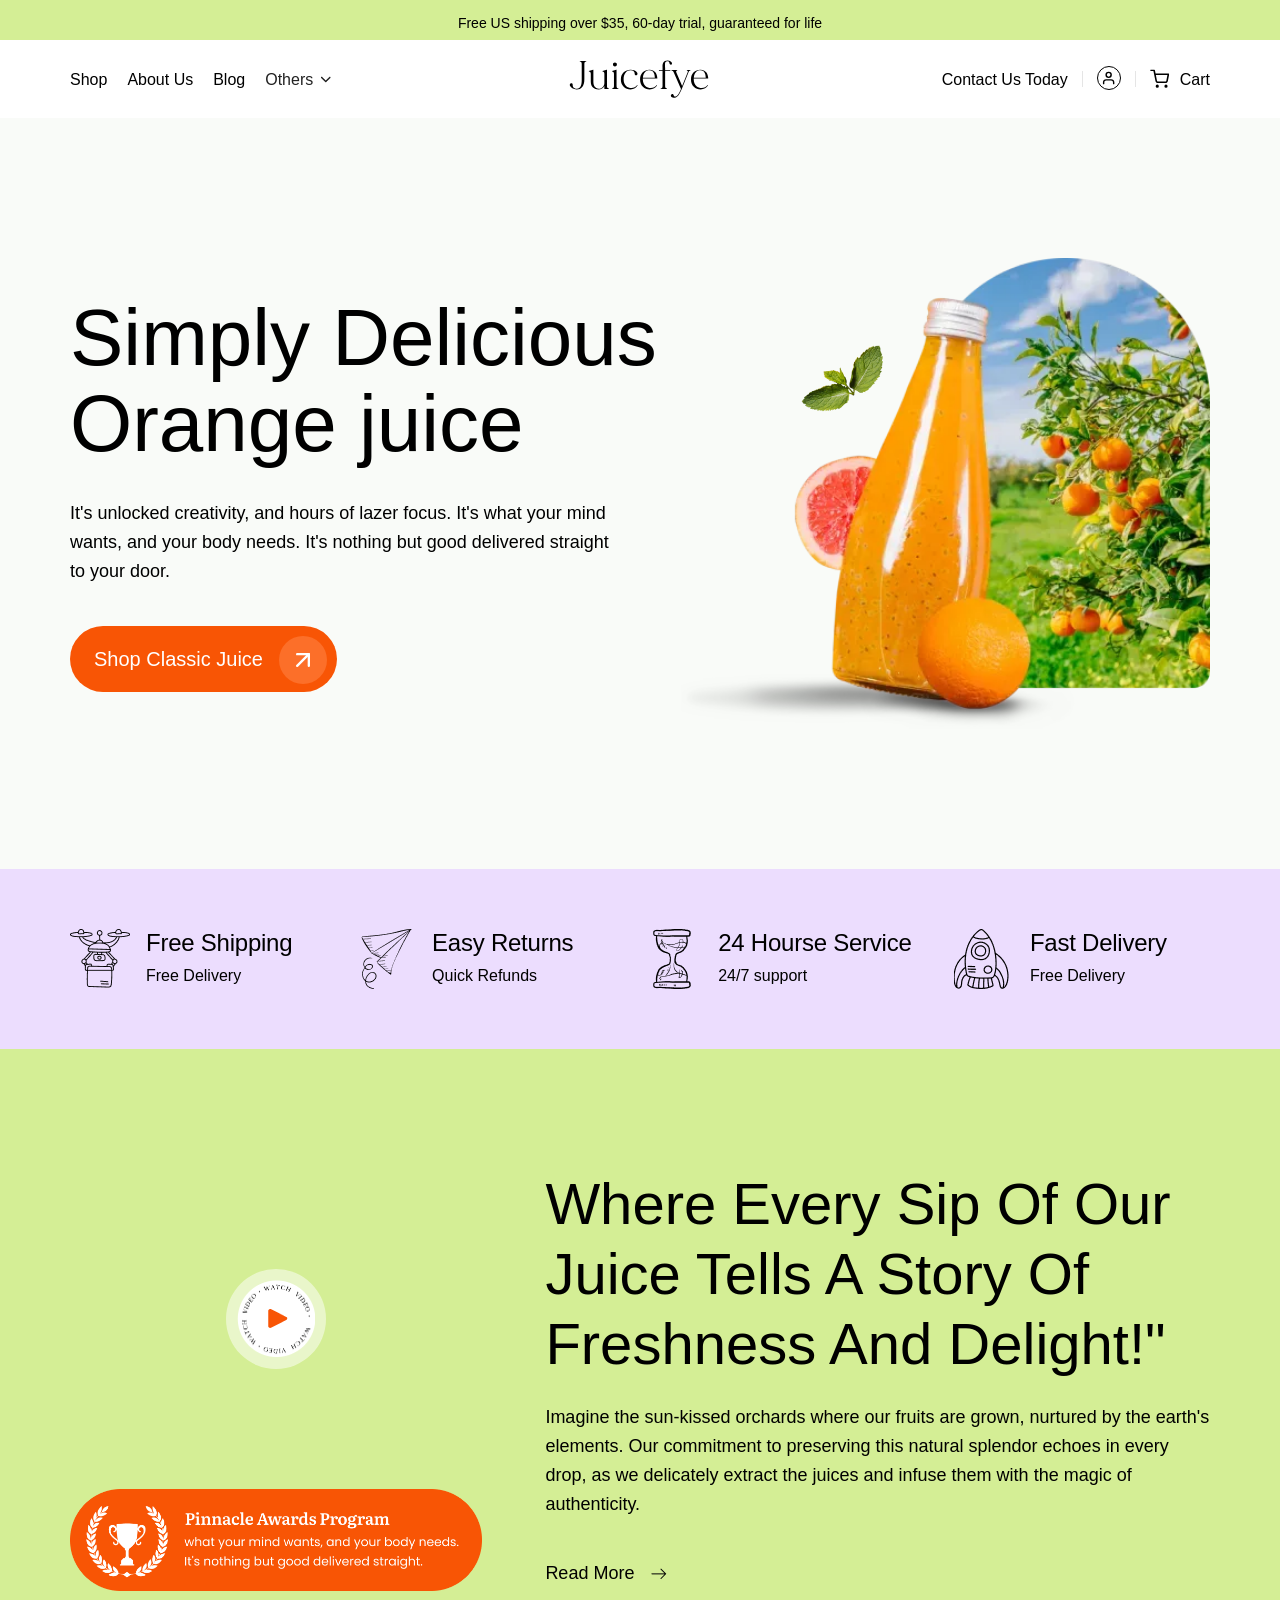
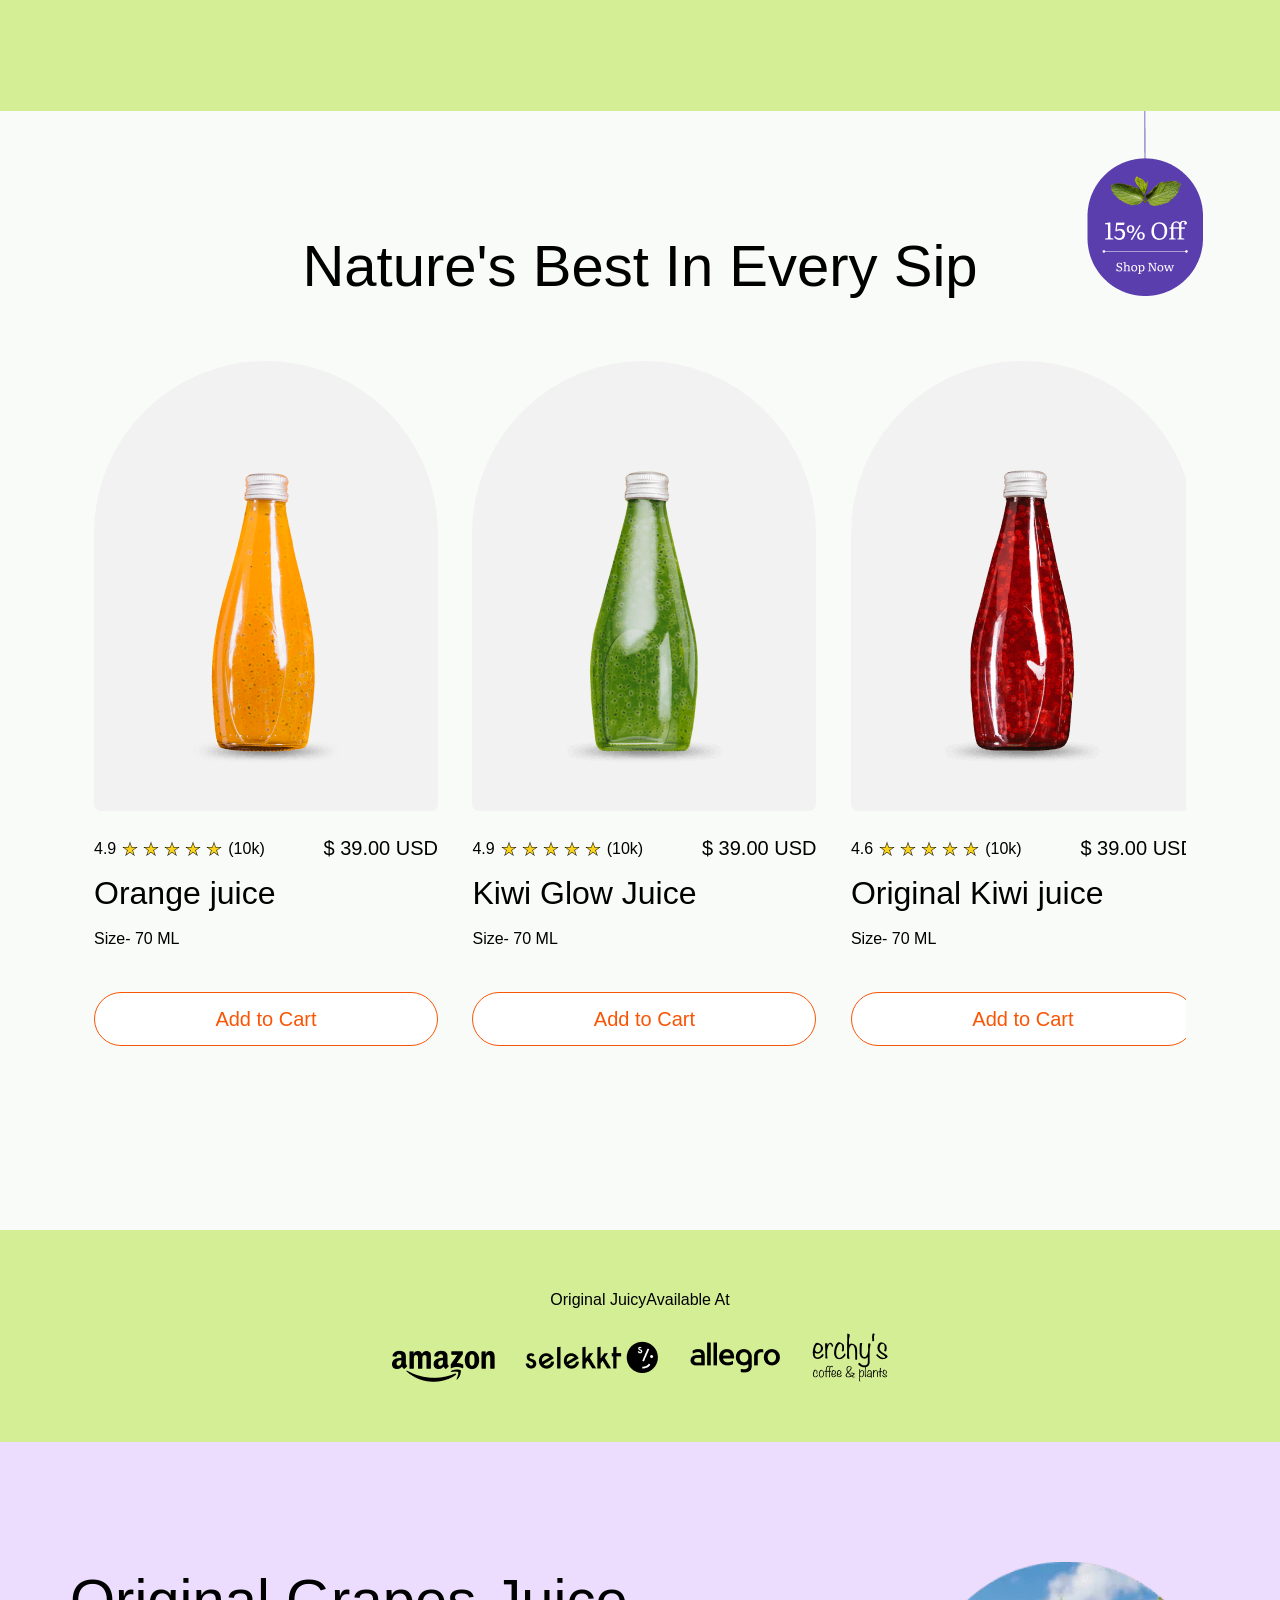
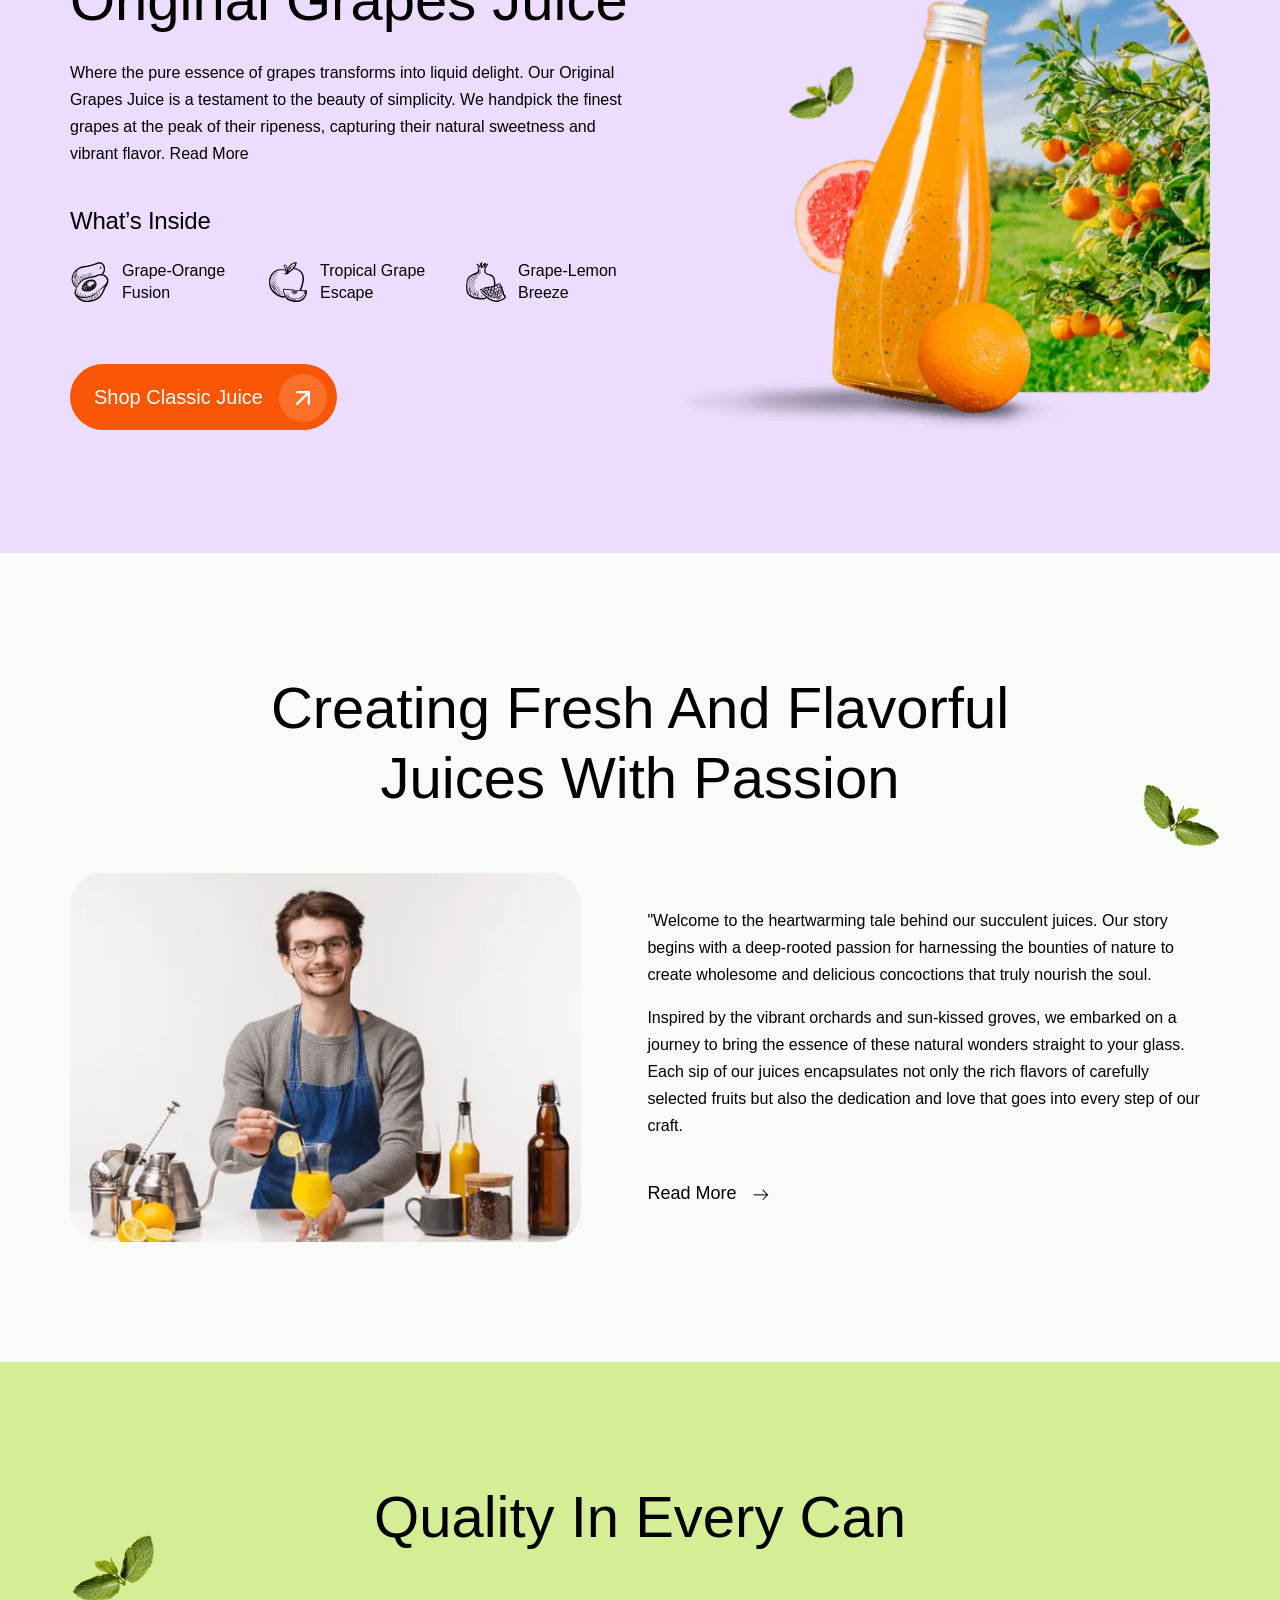
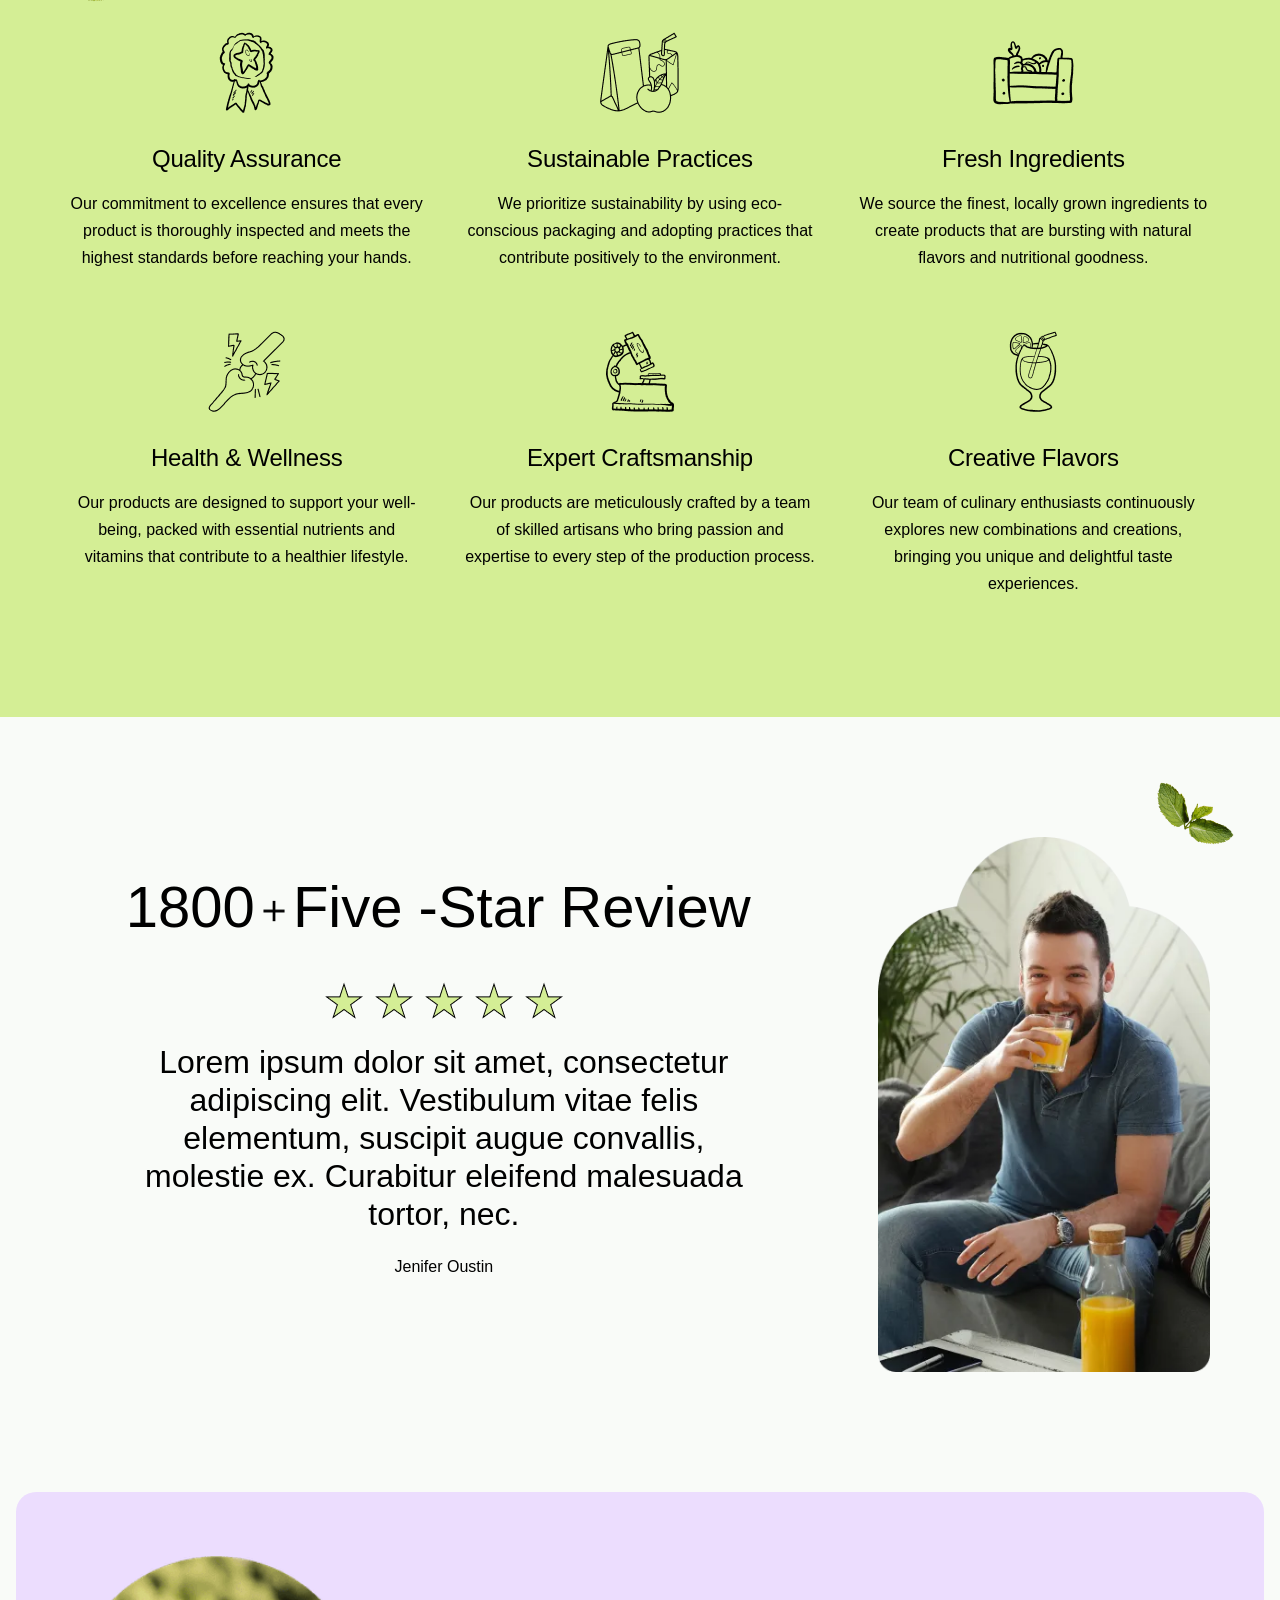
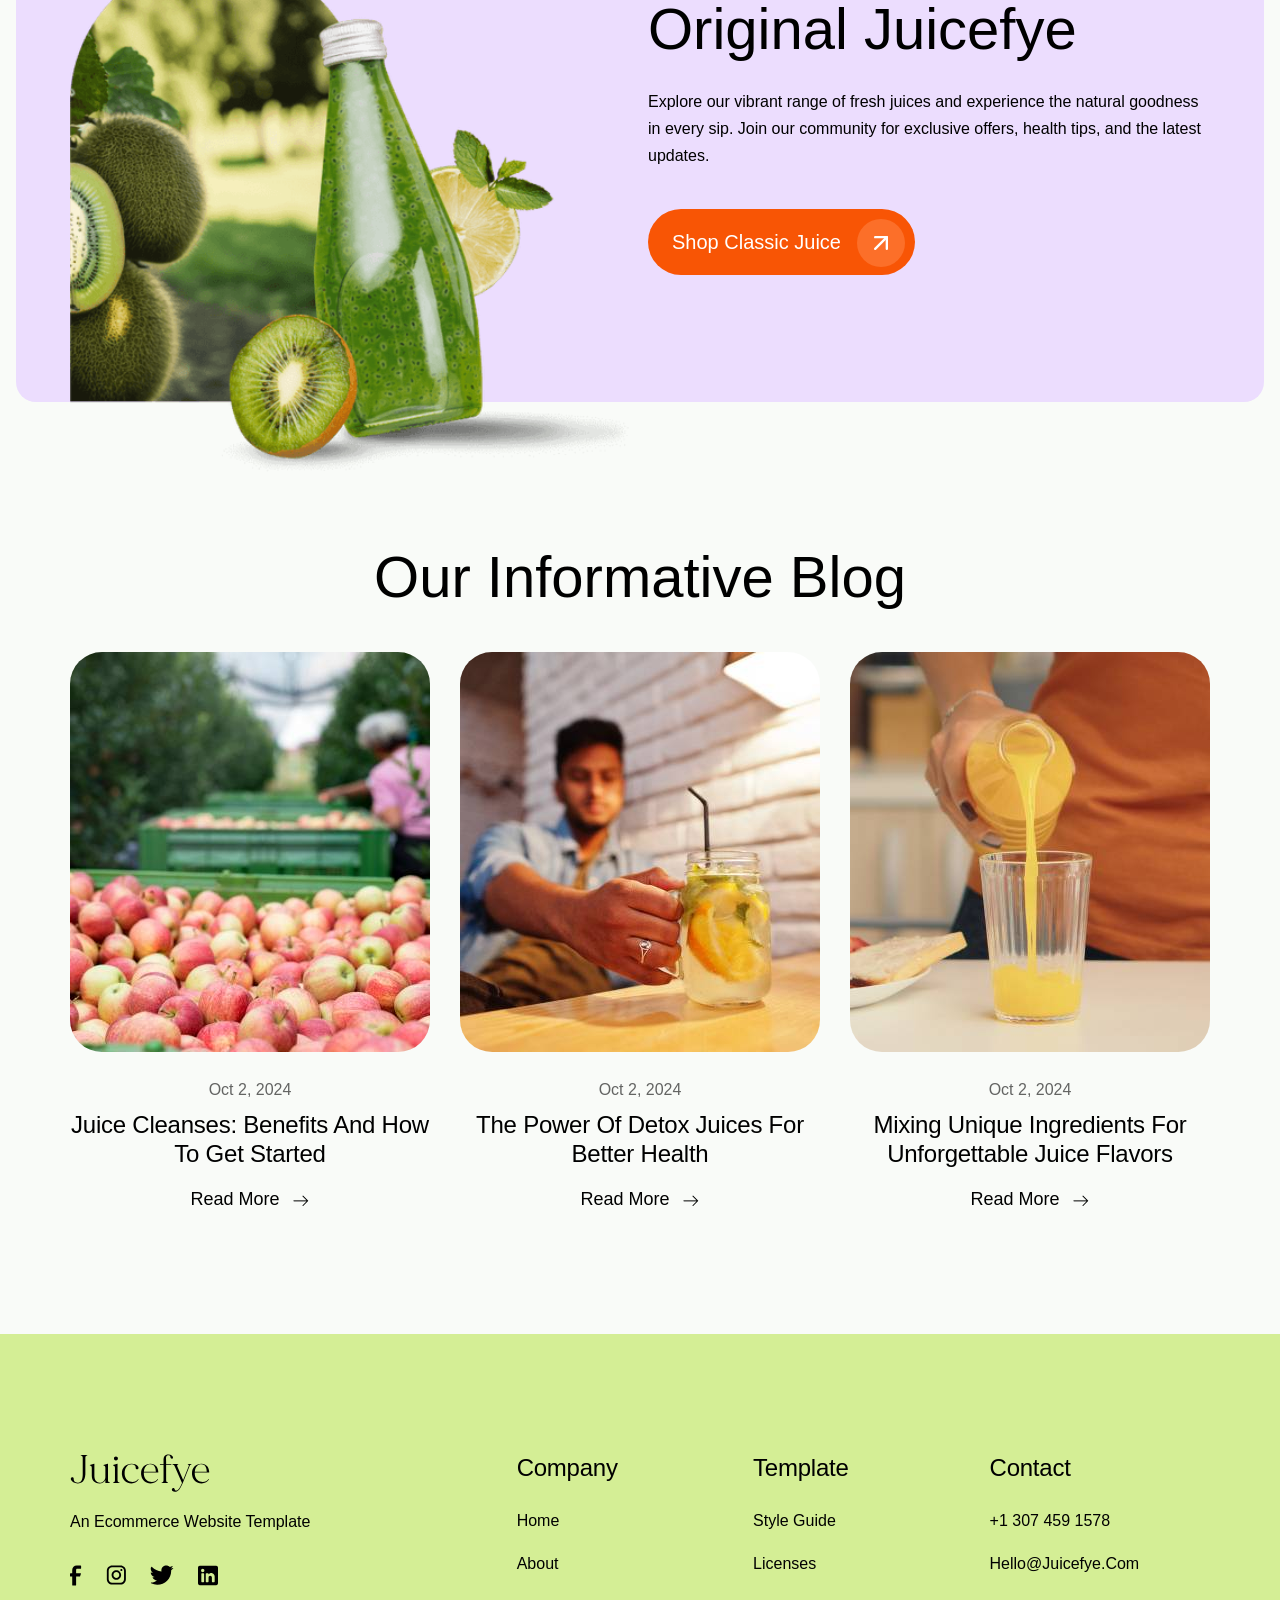
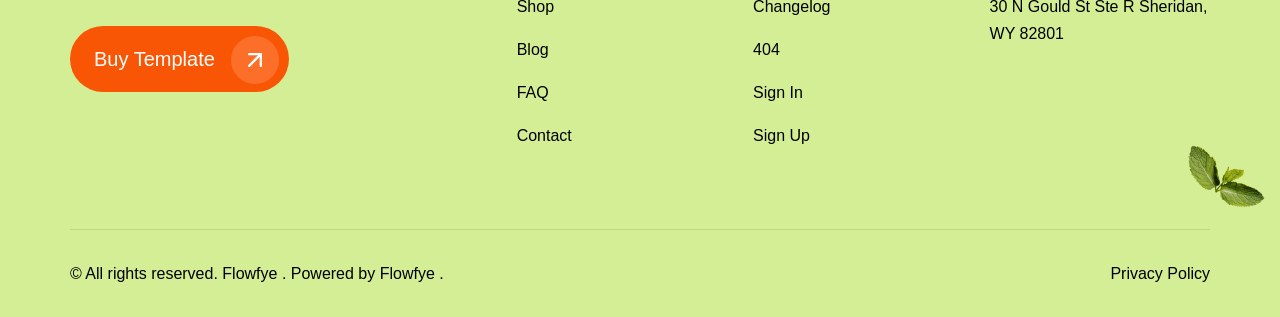
<file: index.html>
<!DOCTYPE html>
<!-- Last Published: Tue May 19 2026 12:33:17 GMT+0000 (Coordinated Universal Time) -->
<html lang="en">
  <head>
    <meta charset="utf-8" />
    <link href="https://cdn.prod.website-files.com" rel="preconnect" />
    <title>
      tamjuice - Ecommerce website template
    </title>
    <meta content="Beautifully designed Website Template for Food & Drink with a distinct design and subtle animations." name="description" />
    <meta content="tamjuice - Ecommerce website template" property="og:title" />
    <meta content="Beautifully designed Website Template for Food & Drink with a distinct design and subtle animations." property="og:description" />
    <meta content="images/open-graph.avif" property="og:image" />
    <meta content="tamjuice - Ecommerce website template" property="twitter:title" />
    <meta content="Beautifully designed Website Template for Food & Drink with a distinct design and subtle animations." property="twitter:description" />
    <meta content="images/open-graph.avif" property="twitter:image" />
    <meta property="og:type" content="website" />
    <meta content="summary_large_image" name="twitter:card" />
    <meta content="width=device-width, initial-scale=1" name="viewport" />
    <link href="css/tamjuice.shared.css" rel="stylesheet" type="text/css" />
    <link href="https://fonts.googleapis.com" rel="preconnect" />
    <link href="https://fonts.gstatic.com" rel="preconnect" />
    
    
    
    <link href="images/Favicon.svg" rel="shortcut icon" type="image/x-icon" />
    <link href="images/webclip.svg" rel="apple-touch-icon" />
    
  </head>
  <body>
    <div class="banner-wrap">
      <div class="banner-text">
        Free US shipping over $35, 60-day trial, guaranteed for life
      </div>
    </div>
    <div role="banner" class="navbar w-nav">
      <div class="nav-container">
        <div class="navbar-inner">
          <nav role="navigation" class="nav-menu w-nav-menu">
            <div class="nav-link-wrap">
              <a href="shop.html" class="nav-link w-inline-block">              <div>
                Shop
              </div>
</a>
              <a href="about.html" class="nav-link w-inline-block">              <div>
                About us
              </div>
</a>
              <a href="blog.html" class="nav-link w-inline-block">              <div>
                Blog
              </div>
</a>
              <a href="blog.html" class="nav-link show-on-mobile w-inline-block">              <div>
                Contact us today
              </div>
</a>
              <div class="dropdown w-dropdown">
                <div class="dropdown-toggle w-dropdown-toggle">
                  <div>
                    Others
                  </div>
                  <div class="icon nav-dropdown-icon">
                    <svg xmlns="http://www.w3.org/2000/svg" width="100%" viewBox="0 0 20 21" fill="none">
                      <g clip-path="url(#clip0_1895_9125)">
                        <path fill-rule="evenodd" clip-rule="evenodd" d="M10.2943 13.4672C10.1442 13.6172 9.94071 13.7015 9.72848 13.7015C9.51625 13.7015 9.31271 13.6172 9.16262 13.4672L4.63497 8.93953C4.55852 8.8657 4.49755 8.77738 4.4556 8.67974C4.41366 8.58209 4.39158 8.47707 4.39066 8.37079C4.38973 8.26452 4.40998 8.15913 4.45023 8.06077C4.49047 7.96241 4.5499 7.87305 4.62505 7.7979C4.70019 7.72275 4.78956 7.66332 4.88792 7.62308C4.98628 7.58283 5.09167 7.56258 5.19794 7.56351C5.30421 7.56443 5.40924 7.58651 5.50689 7.62846C5.60453 7.6704 5.69285 7.73137 5.76668 7.80782L9.72848 11.7696L13.6903 7.80782C13.8412 7.66203 14.0434 7.58135 14.2533 7.58318C14.4631 7.585 14.6638 7.66917 14.8122 7.81757C14.9606 7.96596 15.0448 8.1667 15.0466 8.37656C15.0485 8.58641 14.9678 8.78858 14.822 8.93953L10.2943 13.4672Z" fill="currentColor">
                        </path>
                      </g>
                      <defs>
                        <clipPath id="clip0_1895_9125">
                          <rect width="19.2087" height="19.2087" fill="currentColor" transform="translate(0.125 0.895508)">
                          </rect>
                        </clipPath>
                      </defs>
                    </svg>
                  </div>
                </div>
                <nav class="dropdown-list w-dropdown-list">
                  <div class="dropdown-list-inner">
                    <div class="dropdown-list-top-content">
                      <div class="dropdown-list-column">
                        <a href="index.html" aria-current="page" class="nav-link w-inline-block w--current">                        <div>
                          Home
                        </div>
</a>
                        <a href="about.html" class="nav-link w-inline-block">                        <div>
                          About Us
                        </div>
</a>
                        <a href="shop.html" class="nav-link w-inline-block">                        <div>
                          Shop
                        </div>
</a>
                        <a href="#" class="nav-link w-inline-block">                        <div>
                          Shop Details
                        </div>
</a>
                        <a href="blog.html" class="nav-link w-inline-block">                        <div>
                          Blog
                        </div>
</a>
                        <a href="#" class="nav-link w-inline-block">                        <div>
                          Blog Details
                        </div>
</a>
                      </div>
                      <div class="dropdown-list-column">
                        <a href="#" class="nav-link w-inline-block">                        <div>
                          Contact Us
                        </div>
</a>
                        <a href="#" class="nav-link w-inline-block">                        <div>
                          Location
                        </div>
</a>
                        <a href="faq.html" class="nav-link w-inline-block">                        <div>
                          FAQ
                        </div>
</a>
                      </div>
                      <div class="dropdown-list-column">
                        <a href="#" class="nav-link w-inline-block">                        <div>
                          Checkout
                        </div>
</a>
                        <a href="#" class="nav-link w-inline-block">                        <div>
                          Privacy Policy
                        </div>
</a>
                        <a href="/404" class="nav-link w-inline-block">                        <div>
                          404 Error
                        </div>
</a>
                        <a href="#" class="nav-link w-inline-block">                        <div>
                          Sign in
                        </div>
</a>
                        <a href="#" class="nav-link w-inline-block">                        <div>
                          Sign up
                        </div>
</a>
                        <a href="#" class="more-template-link w-inline-block"><div>More Templates</div>
</a>
                      </div>
                    </div>
                    <div class="dropdown-list-bottom-content">
                      <p class="nav-copyright-text">
                        © Made By
                        <a href="https://www.flowfye.com/" target="_blank" class="external-link">                        flowfye
</a>
                        - Powered By <a href="#" target="_blank">Flowfye</a>
                      </p>
                      <div class="social-icon-wrap">
                        <a href="https://www.facebook.com/reestify" target="_blank" class="social-icon facebook-icon w-inline-block">                        <svg xmlns="http://www.w3.org/2000/svg" width="100%" viewBox="0 0 12 21" fill="none">
                          <g clip-path="url(#clip0_1864_10523)">
                            <path d="M10.5556 3.83333H7.22222C6.60855 3.83333 6.11111 4.3308 6.11111 4.94444V8.27778H10.5556C10.6819 8.27498 10.8018 8.33378 10.8769 8.43544C10.952 8.53711 10.9731 8.66889 10.9333 8.78889L10.1111 11.2333C10.0353 11.4577 9.82567 11.6093 9.58889 11.6111H6.11111V19.9444C6.11111 20.2512 5.86233 20.5 5.55555 20.5H2.77778C2.47096 20.5 2.22222 20.2512 2.22222 19.9444V11.6111H0.555555C0.248733 11.6111 0 11.3623 0 11.0556V8.83333C0 8.52656 0.248733 8.27778 0.555555 8.27778H2.22222V4.94444C2.22222 2.48984 4.21211 0.5 6.66667 0.5H10.5556C10.8623 0.5 11.1111 0.748733 11.1111 1.05556V3.27778C11.1111 3.5846 10.8623 3.83333 10.5556 3.83333Z" fill="currentColor">
                            </path>
                          </g>
                          <defs>
                            <clipPath id="clip0_1864_10523">
                              <rect width="12" height="20" fill="currentColor" transform="translate(0 0.5)">
                              </rect>
                            </clipPath>
                          </defs>
                        </svg>
</a>
                        <a href="#" target="_blank" class="social-icon twitter-icon w-inline-block">                        <svg xmlns="http://www.w3.org/2000/svg" width="100%" viewBox="0 0 25 21" fill="none">
                          <g clip-path="url(#clip0_1864_10527)">
                            <path d="M24.2411 3.39857C23.6341 4.2084 22.9002 4.91482 22.0679 5.49055C22.0679 5.70209 22.0679 5.91363 22.0679 6.13694C22.0746 9.97858 20.5401 13.6622 17.8084 16.3621C15.0766 19.062 11.3763 20.5522 7.53683 20.4986C5.31714 20.5061 3.12587 19.9993 1.13469 19.0178C1.02732 18.9709 0.958076 18.8647 0.958482 18.7475V18.6182C0.958482 18.4494 1.09523 18.3127 1.26391 18.3127C3.44581 18.2407 5.54986 17.4842 7.27839 16.1502C5.30347 16.1104 3.52655 14.9404 2.70879 13.1415C2.66749 13.0433 2.68034 12.9305 2.74273 12.8441C2.80511 12.7577 2.908 12.7101 3.01421 12.7185C3.61443 12.7787 4.22066 12.7229 4.79977 12.5539C2.61962 12.1013 0.981475 10.2914 0.74703 8.0761C0.738704 7.96982 0.786325 7.86694 0.872704 7.80446C0.95907 7.74211 1.07171 7.72917 1.16993 7.7706C1.75498 8.02877 2.38655 8.16472 3.02596 8.17008C1.11563 6.9163 0.290494 4.53145 1.01721 2.36435C1.09223 2.15377 1.27246 1.9982 1.49166 1.95483C1.71085 1.91144 1.93671 1.98665 2.0862 2.1528C4.66407 4.89642 8.2061 6.53133 11.9654 6.71281C11.8692 6.32858 11.8219 5.93369 11.8245 5.53755C11.8597 3.46043 13.1449 1.61008 15.0785 0.852774C17.0119 0.0954789 19.2112 0.581088 20.6466 2.08228C21.6249 1.89589 22.5708 1.56726 23.4541 1.10681C23.5188 1.06642 23.6008 1.06642 23.6656 1.10681C23.7059 1.17155 23.7059 1.25362 23.6656 1.31836C23.2377 2.29807 22.515 3.11977 21.5981 3.66888C22.401 3.57577 23.1897 3.38637 23.9475 3.10477C24.0113 3.06134 24.0951 3.06134 24.1589 3.10477C24.2124 3.12921 24.2524 3.17597 24.2682 3.23258C24.284 3.2892 24.2741 3.34992 24.2411 3.39857Z" fill="currentColor">
                            </path>
                          </g>
                          <defs>
                            <clipPath id="clip0_1864_10527">
                              <rect width="25" height="20" fill="currentColor" transform="translate(0 0.5)">
                              </rect>
                            </clipPath>
                          </defs>
                        </svg>
</a>
                        <a href="https://www.instagram.com/" target="_blank" class="social-icon w-inline-block">                        <svg xmlns="http://www.w3.org/2000/svg" width="100%" viewBox="0 0 21 21" fill="none">
                          <g clip-path="url(#clip0_1864_10525)">
                            <path fill-rule="evenodd" clip-rule="evenodd" d="M15.3214 0.5H6.43251C3.36426 0.5 0.876953 2.98731 0.876953 6.05556V14.9444C0.876953 18.0127 3.36426 20.5 6.43251 20.5H15.3214C18.3896 20.5 20.877 18.0127 20.877 14.9444V6.05556C20.877 2.98731 18.3896 0.5 15.3214 0.5ZM18.9325 14.9444C18.9264 16.9362 17.3132 18.5494 15.3214 18.5556H6.43251C4.44068 18.5494 2.8275 16.9362 2.8214 14.9444V6.05556C2.8275 4.06372 4.44068 2.45054 6.43251 2.44444H15.3214C17.3132 2.45054 18.9264 4.06372 18.9325 6.05556V14.9444ZM16.1547 6.33333C16.7684 6.33333 17.2658 5.83587 17.2658 5.22222C17.2658 4.60858 16.7684 4.11111 16.1547 4.11111C15.5411 4.11111 15.0436 4.60858 15.0436 5.22222C15.0436 5.83587 15.5411 6.33333 16.1547 6.33333ZM10.877 5.5C8.11553 5.5 5.87695 7.73858 5.87695 10.5C5.87695 13.2614 8.11553 15.5 10.877 15.5C13.6384 15.5 15.877 13.2614 15.877 10.5C15.88 9.173 15.3541 7.89952 14.4157 6.9612C13.4774 6.02288 12.204 5.49704 10.877 5.5ZM7.8214 10.5C7.8214 12.1876 9.1894 13.5556 10.877 13.5556C12.5645 13.5556 13.9325 12.1876 13.9325 10.5C13.9325 8.81244 12.5645 7.44444 10.877 7.44444C9.1894 7.44444 7.8214 8.81244 7.8214 10.5Z" fill="currentColor">
                            </path>
                          </g>
                          <defs>
                            <clipPath id="clip0_1864_10525">
                              <rect width="21" height="20" fill="currentColor" transform="translate(0 0.5)">
                              </rect>
                            </clipPath>
                          </defs>
                        </svg>
</a>
                      </div>
                    </div>
                  </div>
                </nav>
              </div>
            </div>
          </nav>
          <a href="index.html" class="brand-logo-wrap w-nav-brand">          <img src="images/tamjuice-logo.svg" loading="lazy" width="218" alt="tamjuice-logo" class="logo-image" />
</a>
          <div class="nav-content-menu">
            <a href="#" class="nav-link hide-on-landscape w-inline-block">            <div>
              Contact us today
            </div>
</a>
            <div class="nav-line">
            </div>
            <div class="user-dropdown w-dropdown">
              <div class="user-dropdown-toggle w-dropdown-toggle">
                <div class="user-dropdown-icon">
                  <svg xmlns="http://www.w3.org/2000/svg" width="100%" viewBox="0 0 17 17" fill="none">
                    <path d="M13.4577 14.5V13.1667C13.4577 12.4594 13.1767 11.7811 12.6766 11.281C12.1765 10.781 11.4983 10.5 10.791 10.5H5.45768C4.75044 10.5 4.07216 10.781 3.57206 11.281C3.07197 11.7811 2.79102 12.4594 2.79102 13.1667V14.5" stroke="currentColor" stroke-width="1.5" stroke-linecap="round" stroke-linejoin="round">
                    </path>
                    <path d="M8.12565 7.83333C9.59841 7.83333 10.7923 6.63943 10.7923 5.16667C10.7923 3.69391 9.59841 2.5 8.12565 2.5C6.65289 2.5 5.45898 3.69391 5.45898 5.16667C5.45898 6.63943 6.65289 7.83333 8.12565 7.83333Z" stroke="currentColor" stroke-width="1.5" stroke-linecap="round" stroke-linejoin="round">
                    </path>
                  </svg>
                </div>
              </div>
              <nav class="user-dropdown-list w-dropdown-list">
                <a href="#" class="user-dropdown-link w-inline-block">                <div>
                  Sign up
                </div>
</a>
                <a href="#" class="user-dropdown-link w-inline-block">                <div>
                  Log in
                </div>
</a>
              </nav>
            </div>
            <div class="nav-line">
            </div>
            <div class="w-commerce-commercecartwrapper">
              <a class="w-commerce-commercecartopenlink cart-button w-inline-block" role="button" aria-haspopup="dialog" aria-label="Open cart" href="#">              <div class="cart-icon">
                <svg xmlns="http://www.w3.org/2000/svg" width="100%" viewBox="0 0 21 21" fill="none">
                  <g clip-path="url(#clip0_2068_17433)">
                    <path d="M7.62435 18.8334C8.08459 18.8334 8.45768 18.4603 8.45768 18.0001C8.45768 17.5398 8.08459 17.1667 7.62435 17.1667C7.16411 17.1667 6.79102 17.5398 6.79102 18.0001C6.79102 18.4603 7.16411 18.8334 7.62435 18.8334Z" stroke="currentColor" stroke-width="1.66667" stroke-linecap="round" stroke-linejoin="round">
                    </path>
                    <path d="M16.7923 18.8334C17.2526 18.8334 17.6257 18.4603 17.6257 18.0001C17.6257 17.5398 17.2526 17.1667 16.7923 17.1667C16.3321 17.1667 15.959 17.5398 15.959 18.0001C15.959 18.4603 16.3321 18.8334 16.7923 18.8334Z" stroke="currentColor" stroke-width="1.66667" stroke-linecap="round" stroke-linejoin="round">
                    </path>
                    <path d="M0.958984 1.3335H4.29232L6.52565 12.4918C6.60186 12.8755 6.81058 13.2201 7.11527 13.4654C7.41997 13.7107 7.80123 13.841 8.19232 13.8335H16.2923C16.6834 13.841 17.0647 13.7107 17.3694 13.4654C17.6741 13.2201 17.8828 12.8755 17.959 12.4918L19.2923 5.50016H5.12565" stroke="currentColor" stroke-width="1.66667" stroke-linecap="round" stroke-linejoin="round">
                    </path>
                  </g>
                  <defs>
                    <clipPath id="clip0_2068_17433">
                      <rect width="20" height="20" fill="currentColor" transform="translate(0.125 0.5)">
                      </rect>
                    </clipPath>
                  </defs>
                </svg>
              </div>
              <div class="text-block w-inline-block">
                Cart
              </div>
              <div class="w-commerce-commercecartopenlinkcount">
                0
              </div>
</a>
              <div class="w-commerce-commercecartcontainerwrapper w-commerce-commercecartcontainerwrapper--cartType-rightSidebar">
                <div role="dialog" class="w-commerce-commercecartcontainer">
                  <div class="w-commerce-commercecartheader cart-header">
                    <h4 class="w-commerce-commercecartheading cart-header-title">
                      Your Cart
                    </h4>
                    <a class="w-commerce-commercecartcloselink close-button w-inline-block" role="button" aria-label="Close cart">                    <div class="icon">
                      <svg xmlns="http://www.w3.org/2000/svg" width="100%" viewBox="0 0 24 24" fill="none">
                        <path d="M18 6L6 18" stroke="currentColor" stroke-width="2" stroke-linecap="round" stroke-linejoin="round">
                        </path>
                        <path d="M6 6L18 18" stroke="currentColor" stroke-width="2" stroke-linecap="round" stroke-linejoin="round">
                        </path>
                      </svg>
                    </div>
</a>
                  </div>
                  <div class="w-commerce-commercecartformwrapper cart-form-wrapper">
                    <form class="w-commerce-commercecartform">
                      
                      <div class="w-commerce-commercecartlist cart-list">
                        <div class="w-commerce-commercecartitem cart-item">
                          <a href="#" class="cart-image-wrap w-inline-block">                          <img src="images/placeholder.60f9b1840c.svg" alt="" class="w-commerce-commercecartitemimage cart-image w-dyn-bind-empty" />
</a>
                          <div class="cart-item-info">
                            <div class="w-commerce-commercecartiteminfo cart-item-info-inner">
                              <div class="w-commerce-commercecartproductname cart-item-name w-dyn-bind-empty">
                              </div>
                              <div class="cart-item-price">
                                <div>
                                  Shop this classic Juice -
                                </div>
                                <div>
                                  $ 0.00 USD
                                </div>
                              </div>
                              
                              <ul class="w-commerce-commercecartoptionlist">
                                <li>
                                  <span></span>
                                  <span>                                  :
</span>
                                  <span></span>
                                </li>
                              </ul>
                              <input aria-label="Update quantity" class="w-commerce-commercecartquantity cart-quantity" required="" pattern="^[0-9]+$" inputmode="numeric" type="number" name="quantity" autocomplete="off" value="1" />
                            </div>
                            <a href="#" role="button" class="remove-button w-inline-block" aria-label="Remove item from cart"></a>
                          </div>
                        </div>
                      </div>
                      <div class="w-commerce-commercecartfooter cart-footer">
                        <div aria-atomic="true" aria-live="polite" class="w-commerce-commercecartlineitem cart-line-item">
                          <div>
                            Subtotal
                          </div>
                          <div class="w-commerce-commercecartordervalue">
                          </div>
                        </div>
                        <div>
                          <div>
                            <a role="button" aria-label="Apple Pay" aria-haspopup="dialog" class="w-commerce-commercecartapplepaybutton apple-pay" tabindex="0">                            <div>
                            </div>
</a>
                            <a role="button" tabindex="0" aria-haspopup="dialog" class="w-commerce-commercecartquickcheckoutbutton pay-with-browser">                            <svg class="w-commerce-commercequickcheckoutgoogleicon" xmlns="http://www.w3.org/2000/svg" xlink="http://www.w3.org/1999/xlink" width="16" height="16" viewBox="0 0 16 16">
                              <defs>
                                <polygon id="google-mark-a" points="0 .329 3.494 .329 3.494 7.649 0 7.649">
                                </polygon>
                                <polygon id="google-mark-c" points=".894 0 13.169 0 13.169 6.443 .894 6.443">
                                </polygon>
                              </defs>
                              <g fill="none" fill-rule="evenodd">
                                <path fill="#4285F4" d="M10.5967,12.0469 L10.5967,14.0649 L13.1167,14.0649 C14.6047,12.6759 15.4577,10.6209 15.4577,8.1779 C15.4577,7.6339 15.4137,7.0889 15.3257,6.5559 L7.8887,6.5559 L7.8887,9.6329 L12.1507,9.6329 C11.9767,10.6119 11.4147,11.4899 10.5967,12.0469">
                                </path>
                                <path fill="#34A853" d="M7.8887,16 C10.0137,16 11.8107,15.289 13.1147,14.067 C13.1147,14.066 13.1157,14.065 13.1167,14.064 L10.5967,12.047 C10.5877,12.053 10.5807,12.061 10.5727,12.067 C9.8607,12.556 8.9507,12.833 7.8887,12.833 C5.8577,12.833 4.1387,11.457 3.4937,9.605 L0.8747,9.605 L0.8747,11.648 C2.2197,14.319 4.9287,16 7.8887,16">
                                </path>
                                <g transform="translate(0 4)">
                                  <mask id="google-mark-b" fill="#fff">
                                    <use href="#google-mark-a">
                                    </use>
                                  </mask>
                                  <path fill="#FBBC04" d="M3.4639,5.5337 C3.1369,4.5477 3.1359,3.4727 3.4609,2.4757 L3.4639,2.4777 C3.4679,2.4657 3.4749,2.4547 3.4789,2.4427 L3.4939,0.3287 L0.8939,0.3287 C0.8799,0.3577 0.8599,0.3827 0.8459,0.4117 C-0.2821,2.6667 -0.2821,5.3337 0.8459,7.5887 L0.8459,7.5997 C0.8549,7.6167 0.8659,7.6317 0.8749,7.6487 L3.4939,5.6057 C3.4849,5.5807 3.4729,5.5587 3.4639,5.5337" mask="url(#google-mark-b)">
                                  </path>
                                </g>
                                <mask id="google-mark-d" fill="#fff">
                                  <use href="#google-mark-c">
                                  </use>
                                </mask>
                                <path fill="#EA4335" d="M0.894,4.3291 L3.478,6.4431 C4.113,4.5611 5.843,3.1671 7.889,3.1671 C9.018,3.1451 10.102,3.5781 10.912,4.3671 L13.169,2.0781 C11.733,0.7231 9.85,-0.0219 7.889,0.0001 C4.941,0.0001 2.245,1.6791 0.894,4.3291" mask="url(#google-mark-d)">
                                </path>
                              </g>
                            </svg>
                            <svg class="w-commerce-commercequickcheckoutmicrosofticon" xmlns="http://www.w3.org/2000/svg" width="16" height="16" viewBox="0 0 16 16">
                              <g fill="none" fill-rule="evenodd">
                                <polygon fill="#F05022" points="7 7 1 7 1 1 7 1">
                                </polygon>
                                <polygon fill="#7DB902" points="15 7 9 7 9 1 15 1">
                                </polygon>
                                <polygon fill="#00A4EE" points="7 15 1 15 1 9 7 9">
                                </polygon>
                                <polygon fill="#FFB700" points="15 15 9 15 9 9 15 9">
                                </polygon>
                              </g>
                            </svg>
                            <div>
                              Pay with browser.
                            </div>
</a>
                          </div>
                          <a href="#" value="Checkout" class="w-commerce-commercecartcheckoutbutton checkout-button">                          Checkout
</a>
                        </div>
                      </div>
                    </form>
                    <div class="w-commerce-commercecartemptystate">
                      <div aria-label="This cart is empty" aria-live="polite">
                        No items found.
                      </div>
                    </div>
                    <div aria-live="assertive" class="w-commerce-commercecarterrorstate error-message cart-error-message">
                      <div class="w-cart-error-msg">
                        Product is not available in this quantity.
                      </div>
                    </div>
                  </div>
                </div>
              </div>
            </div>
            <div class="menu-icon w-nav-button">
              <div class="menu-icon-line-top">
              </div>
              <div class="menu-icon-line-middle">
                <div class="menu-icon-line-middle-inner">
                </div>
              </div>
              <div class="menu-icon-line-bottom">
              </div>
            </div>
          </div>
        </div>
      </div>
    </div>
    <header class="section-home-hero">
      <div class="container-main">
        <div class="section-component">
          <div class="home-hero-element">
            <div id="w-node-_72e48a9a-9742-990f-c6f8-eafb1fb0818c-df495268" class="home-hero-content-wrap">
              <h1>
                Simply Delicious Orange juice
              </h1>
              <div  class="hero-para-wrap">
                <p>
                  It&#39;s unlocked creativity, and hours of lazer focus. It&#39;s what your mind wants, and your body needs. It&#39;s nothing but good delivered straight to your door.
                </p>
              </div>
              <div  class="hero-button-wrap">
                <a href="shop.html" class="primary-button w-inline-block">                <div class="primary-button-text">
                  Shop classic Juice
                </div>
                <div class="button-circle">
                  <img src="images/arrow-up-right.svg" loading="lazy" alt="" class="primary-button-icon" />
                </div>
</a>
              </div>
            </div>
            <div id="w-node-_72e48a9a-9742-990f-c6f8-eafb1fb08197-df495268"  class="home-hero-image-wrap">
              <div class="hero-image-inner">
                <img src="images/hero-image.webp" loading="lazy" sizes="(max-width: 479px) 100vw, 239.984375px, 239.96875px" srcset="images/hero-image-p-500.webp 500w, images/hero-image-p-800.webp 800w, images/hero-image-p-1080.webp 1080w, images/hero-image.webp 1298w" alt="Home hero image" class="hero-image" />
                <img src="images/leaf-2-image.png" loading="lazy" alt="" class="hero-leaf-image" />
              </div>
            </div>
          </div>
        </div>
      </div>
    </header>
    <section class="section-our-service-feature">
      <div class="container-main">
        <div class="section-component">
          <div class="service-feature-list">
            <div id="w-node-_40399084-bfd9-a9e8-ace4-1a8be386c26e-df495268" class="service-feature-item">
              <img src="images/serviec-feature-icon-1.png" loading="lazy" alt="Service Feature Icon" class="service-feature-icon" />
              <div class="service-feature-content">
                <div class="heading-h4">
                  Free shipping
                </div>
                <p>
                  Free Delivery
                </p>
              </div>
            </div>
            <div id="w-node-_40399084-bfd9-a9e8-ace4-1a8be386c275-df495268" class="service-feature-item">
              <img src="images/serviec-feature-icon-2.png" loading="lazy" alt="Service Feature Icon" class="service-feature-icon" />
              <div class="service-feature-content">
                <div class="heading-h4">
                  Easy Returns
                </div>
                <p>
                  Quick Refunds
                </p>
              </div>
            </div>
            <div id="w-node-_40399084-bfd9-a9e8-ace4-1a8be386c27c-df495268" class="service-feature-item">
              <img src="images/serviec-feature-icon-3.png" loading="lazy" alt="Service Feature Icon" class="service-feature-icon" />
              <div class="service-feature-content">
                <div class="heading-h4">
                  24 hourse service
                </div>
                <p>
                  24/7 support
                </p>
              </div>
            </div>
            <div id="w-node-_40399084-bfd9-a9e8-ace4-1a8be386c283-df495268" class="service-feature-item">
              <img src="images/serviec-feature-icon-4.png" loading="lazy" alt="Service Feature Icon" class="service-feature-icon" />
              <div class="service-feature-content">
                <div class="heading-h4">
                  Fast Delivery
                </div>
                <p>
                  Free Delivery
                </p>
              </div>
            </div>
          </div>
        </div>
      </div>
    </section>
    <section class="section-our-video-feature">
      <div class="section-component">
        <div class="container-main">
          <div class="our-video-feature-element">
            <div id="w-node-_40399084-bfd9-a9e8-ace4-1a8be386c28d-df495268" class="our-feature-video-wrap">
              <div  class="lightbox-wrap">
                <a href="#" class="feature-video-lightbox w-inline-block w-lightbox">                <div class="feature-lightbox-inner">
                  <img src="images/play.png" loading="lazy" alt="video play icon" class="play-icon" />
                  <div  class="video-play-wrap">
                    <img src="images/circle-text.png" loading="lazy" width="77.5" alt="circle text" class="circle-text" />
                  </div>
                </div>
                
</a>
                <img src="images/badge-Images.png" loading="lazy" alt="badge image" class="feature-video-badge-image" />
              </div>
            </div>
            <div id="w-node-_40399084-bfd9-a9e8-ace4-1a8be386c294-df495268" class="our-video-feature-content">
              <h2>
                Where Every Sip of Our Juice Tells a Story of Freshness and Delight!&#34;
              </h2>
              <div  class="our-video-feature-para">
                <p class="body-text-18px">
                  Imagine the sun-kissed orchards where our fruits are grown, nurtured by the earth&#39;s elements. Our commitment to preserving this natural splendor echoes in every drop, as we delicately extract the juices and infuse them with the magic of authenticity.
                </p>
              </div>
              <div  class="read-more-btn-wrap">
                <a href="blog.html" class="read-more-button-with-icon w-inline-block">                <div class="read-more-button-text">
                  Read More
                </div>
                <img src="images/read-more-icon.png" loading="lazy"  alt="read more button icon" class="read-more-button-icon" />
                <div class="on-hover-line">
                </div>
</a>
              </div>
            </div>
          </div>
        </div>
      </div>
      <img src="images/offer-image.png" loading="lazy"  alt="Offer image" class="offer-image" />
    </section>
    <section class="product-feature">
      <div class="product-feature-inner">
        <div class="product-slider-container">
          <div class="product-feature-component">
            <div class="product-feature-title-wrap">
              <h2  class="text-align-center">
                Nature&#39;s Best in Every Sip
              </h2>
            </div>
            <div class="product-feature-wrap">
              <div class="product-feature-slider w-slider">
                <div class="product-feature-slide-mask w-slider-mask">
                  <div class="slide w-slide">
                    <div class="w-dyn-list">
                      <div role="list" class="feature-product-list w-dyn-items">
                        <div role="listitem" class="w-dyn-item">
                          <div class="product-item">
                            <a aria-label="product description link" href="/product/orange-juice" class="product-item-image-wrap w-inline-block">                            <img alt="Orange juice" loading="lazy" src="images/product-3.png" class="product-item-image" />
</a>
                            <div class="product-item-content-wrap">
                              <div class="product-item-rating-wrap">
                                <div class="product-rating-wrap">
                                  <div>
                                    4.9
                                  </div>
                                  <div class="rating-image-wrap">
                                    <img alt="" loading="lazy" src="images/Frame_83.png" />
                                  </div>
                                  <div class="total-rating-wrap">
                                    <div>
                                      (
                                    </div>
                                    <div>
                                      10k
                                    </div>
                                    <div>
                                      )
                                    </div>
                                  </div>
                                </div>
                                <div class="price-text">
                                  $ 39.00 USD
                                </div>
                              </div>
                              <div class="product-title">
                                Orange juice
                              </div>
                              <div class="product-size-wrap">
                                <div>
                                  Size- 70 ML
                                </div>
                              </div>
                              <div class="add-to-cart">
                                <form class="w-commerce-commerceaddtocartform add-to-cart-default-state">
                                  <label for="quantity-05c7296ae533e27a0225ffed4606db2d" class="hide">
                                    Quantity
                                  </label>
                                  <input type="submit" aria-busy="false" aria-haspopup="dialog" class="w-commerce-commerceaddtocartbutton shop-button" value="Add to Cart" />
                                  <a aria-busy="false" aria-haspopup="false" class="w-commerce-commercebuynowbutton shop-button" href="#">                                  Buy now
</a>
                                </form>
                                <div class="w-commerce-commerceaddtocartoutofstock out-of-stock-state" tabindex="0">
                                  <div>
                                    This product is out of stock.
                                  </div>
                                </div>
                                <div aria-live="assertive" class="w-commerce-commerceaddtocarterror product-error-state">
                                  <div>
                                    Product is not available in this quantity.
                                  </div>
                                </div>
                              </div>
                            </div>
                          </div>
                        </div>
                      </div>
                    </div>
                  </div>
                  <div class="slide w-slide">
                    <div class="w-dyn-list">
                      <div role="list" class="feature-product-list w-dyn-items">
                        <div role="listitem" class="w-dyn-item">
                          <div class="product-item">
                            <a aria-label="product description link" href="/product/kiwi-glow-juice" class="product-item-image-wrap w-inline-block">                            <img alt="Kiwi Glow Juice" loading="lazy" src="images/product-2.png" class="product-item-image" />
</a>
                            <div class="product-item-content-wrap">
                              <div class="product-item-rating-wrap">
                                <div class="product-rating-wrap">
                                  <div>
                                    4.9
                                  </div>
                                  <div class="rating-image-wrap">
                                    <img alt="" loading="lazy" src="images/Frame_83.png" />
                                  </div>
                                  <div class="total-rating-wrap">
                                    <div>
                                      (
                                    </div>
                                    <div>
                                      10k
                                    </div>
                                    <div>
                                      )
                                    </div>
                                  </div>
                                </div>
                                <div class="price-text">
                                  $ 39.00 USD
                                </div>
                              </div>
                              <div class="product-title">
                                Kiwi Glow Juice
                              </div>
                              <div class="product-size-wrap">
                                <div>
                                  Size- 70 ML
                                </div>
                              </div>
                              <div class="add-to-cart">
                                <form class="w-commerce-commerceaddtocartform add-to-cart-default-state">
                                  <label for="quantity-05c7296ae533e27a0225ffed4606db2d-2" class="hide">
                                    Quantity
                                  </label>
                                  <input type="submit" aria-busy="false" aria-haspopup="dialog" class="w-commerce-commerceaddtocartbutton shop-button" value="Add to Cart" />
                                  <a aria-busy="false" aria-haspopup="false" class="w-commerce-commercebuynowbutton shop-button" href="#">                                  Buy now
</a>
                                </form>
                                <div class="w-commerce-commerceaddtocartoutofstock out-of-stock-state" tabindex="0">
                                  <div>
                                    This product is out of stock.
                                  </div>
                                </div>
                                <div aria-live="assertive" class="w-commerce-commerceaddtocarterror product-error-state">
                                  <div>
                                    Product is not available in this quantity.
                                  </div>
                                </div>
                              </div>
                            </div>
                          </div>
                        </div>
                      </div>
                    </div>
                  </div>
                  <div class="slide w-slide">
                    <div class="w-dyn-list">
                      <div role="list" class="feature-product-list w-dyn-items">
                        <div role="listitem" class="w-dyn-item">
                          <div class="product-item">
                            <a aria-label="product description link" href="/product/original-kiwi-juice" class="product-item-image-wrap w-inline-block">                            <img alt="Original Kiwi juice " loading="lazy" src="images/product-1.png" class="product-item-image" />
</a>
                            <div class="product-item-content-wrap">
                              <div class="product-item-rating-wrap">
                                <div class="product-rating-wrap">
                                  <div>
                                    4.6
                                  </div>
                                  <div class="rating-image-wrap">
                                    <img alt="" loading="lazy" src="images/Frame_83.png" />
                                  </div>
                                  <div class="total-rating-wrap">
                                    <div>
                                      (
                                    </div>
                                    <div>
                                      10k
                                    </div>
                                    <div>
                                      )
                                    </div>
                                  </div>
                                </div>
                                <div class="price-text">
                                  $ 39.00 USD
                                </div>
                              </div>
                              <div class="product-title">
                                Original Kiwi juice
                              </div>
                              <div class="product-size-wrap">
                                <div>
                                  Size- 70 ML
                                </div>
                              </div>
                              <div class="add-to-cart">
                                <form class="w-commerce-commerceaddtocartform add-to-cart-default-state">
                                  <label for="quantity-05c7296ae533e27a0225ffed4606db2d-2" class="hide">
                                    Quantity
                                  </label>
                                  <input type="submit" aria-busy="false" aria-haspopup="dialog" class="w-commerce-commerceaddtocartbutton shop-button" value="Add to Cart" />
                                  <a aria-busy="false" aria-haspopup="false" class="w-commerce-commercebuynowbutton shop-button" href="#">                                  Buy now
</a>
                                </form>
                                <div class="w-commerce-commerceaddtocartoutofstock out-of-stock-state" tabindex="0">
                                  <div>
                                    This product is out of stock.
                                  </div>
                                </div>
                                <div aria-live="assertive" class="w-commerce-commerceaddtocarterror product-error-state">
                                  <div>
                                    Product is not available in this quantity.
                                  </div>
                                </div>
                              </div>
                            </div>
                          </div>
                        </div>
                      </div>
                    </div>
                  </div>
                  <div class="slide w-slide">
                    <div class="w-dyn-list">
                      <div role="list" class="feature-product-list w-dyn-items">
                        <div role="listitem" class="w-dyn-item">
                          <div class="product-item">
                            <a aria-label="product description link" href="/product/orange-juice" class="product-item-image-wrap w-inline-block">                            <img alt="Orange juice" loading="lazy" src="images/product-3.png" class="product-item-image" />
</a>
                            <div class="product-item-content-wrap">
                              <div class="product-item-rating-wrap">
                                <div class="product-rating-wrap">
                                  <div>
                                    4.9
                                  </div>
                                  <div class="rating-image-wrap">
                                    <img alt="" loading="lazy" src="images/Frame_83.png" />
                                  </div>
                                  <div class="total-rating-wrap">
                                    <div>
                                      (
                                    </div>
                                    <div>
                                      10k
                                    </div>
                                    <div>
                                      )
                                    </div>
                                  </div>
                                </div>
                                <div class="price-text">
                                  $ 39.00 USD
                                </div>
                              </div>
                              <div class="product-title">
                                Orange juice
                              </div>
                              <div class="product-size-wrap">
                                <div>
                                  Size- 70 ML
                                </div>
                              </div>
                              <div class="add-to-cart">
                                <form class="w-commerce-commerceaddtocartform add-to-cart-default-state">
                                  <label for="quantity-05c7296ae533e27a0225ffed4606db2d-2" class="hide">
                                    Quantity
                                  </label>
                                  <input type="submit" aria-busy="false" aria-haspopup="dialog" class="w-commerce-commerceaddtocartbutton shop-button" value="Add to Cart" />
                                  <a aria-busy="false" aria-haspopup="false" class="w-commerce-commercebuynowbutton shop-button" href="#">                                  Buy now
</a>
                                </form>
                                <div class="w-commerce-commerceaddtocartoutofstock out-of-stock-state" tabindex="0">
                                  <div>
                                    This product is out of stock.
                                  </div>
                                </div>
                                <div aria-live="assertive" class="w-commerce-commerceaddtocarterror product-error-state">
                                  <div>
                                    Product is not available in this quantity.
                                  </div>
                                </div>
                              </div>
                            </div>
                          </div>
                        </div>
                      </div>
                    </div>
                  </div>
                  <div class="slide w-slide">
                    <div class="w-dyn-list">
                      <div role="list" class="feature-product-list w-dyn-items">
                        <div role="listitem" class="w-dyn-item">
                          <div class="product-item">
                            <a aria-label="product description link" href="/product/kiwi-glow-juice" class="product-item-image-wrap w-inline-block">                            <img alt="Kiwi Glow Juice" loading="lazy" src="images/product-2.png" class="product-item-image" />
</a>
                            <div class="product-item-content-wrap">
                              <div class="product-item-rating-wrap">
                                <div class="product-rating-wrap">
                                  <div>
                                    4.9
                                  </div>
                                  <div class="rating-image-wrap">
                                    <img alt="" loading="lazy" src="images/Frame_83.png" />
                                  </div>
                                  <div class="total-rating-wrap">
                                    <div>
                                      (
                                    </div>
                                    <div>
                                      10k
                                    </div>
                                    <div>
                                      )
                                    </div>
                                  </div>
                                </div>
                                <div class="price-text">
                                  $ 39.00 USD
                                </div>
                              </div>
                              <div class="product-title">
                                Kiwi Glow Juice
                              </div>
                              <div class="product-size-wrap">
                                <div>
                                  Size- 70 ML
                                </div>
                              </div>
                              <div class="add-to-cart">
                                <form class="w-commerce-commerceaddtocartform add-to-cart-default-state">
                                  <label for="quantity-05c7296ae533e27a0225ffed4606db2d-2" class="hide">
                                    Quantity
                                  </label>
                                  <input type="submit" aria-busy="false" aria-haspopup="dialog" class="w-commerce-commerceaddtocartbutton shop-button" value="Add to Cart" />
                                  <a aria-busy="false" aria-haspopup="false" class="w-commerce-commercebuynowbutton shop-button" href="#">                                  Buy now
</a>
                                </form>
                                <div class="w-commerce-commerceaddtocartoutofstock out-of-stock-state" tabindex="0">
                                  <div>
                                    This product is out of stock.
                                  </div>
                                </div>
                                <div aria-live="assertive" class="w-commerce-commerceaddtocarterror product-error-state">
                                  <div>
                                    Product is not available in this quantity.
                                  </div>
                                </div>
                              </div>
                            </div>
                          </div>
                        </div>
                      </div>
                    </div>
                  </div>
                </div>
                <div class="product-slider-arrow left w-slider-arrow-left">
                </div>
                <div class="product-slider-arrow right w-slider-arrow-right">
                </div>
                <div class="slide-bottom-nav w-slider-nav w-round">
                </div>
              </div>
            </div>
          </div>
        </div>
      </div>
    </section>
    <section class="section-brand-logos">
      <div class="container-main">
        <div class="section-component">
          <div class="brand-logo-title align-center">
            <div>
              Original JuicyAvailable At
            </div>
          </div>
          <div  class="logo-wrapper">
            <img src="images/amazon.png" loading="lazy" alt="brand logo" class="brand-logo amazon-logo" />
            <img src="images/selekkt.png" loading="lazy" alt="brand logo" class="brand-logo" />
            <img src="images/Allegro.png" loading="lazy" alt="brand logo" class="brand-logo" />
            <img src="images/erchys.png" loading="lazy" alt="brand logo" class="brand-logo" />
          </div>
        </div>
      </div>
    </section>
    <section class="section-product-feature">
      <div class="section-component">
        <div class="product-feature-element">
          <div class="product-feature-item">
            <div class="container-main">
              <div class="feature-item">
                <div id="w-node-_2d4b04a6-46de-2f28-373c-d4d9a1eec5b0-df495268" class="product-feature-content-wrap">
                  <h2>
                    Original grapes juice
                  </h2>
                  <div class="product-feature-info">
                    <div  class="product-feature-para-wrap">
                      <p class="paragraph">
                        Where the pure essence of grapes transforms into liquid delight. Our Original Grapes Juice is a testament to the beauty of simplicity. We handpick the finest grapes at the peak of their ripeness, capturing their natural sweetness and vibrant flavor.
                        <a href="shop.html" class="read-more-button">                        Read More
</a>
                      </p>
                    </div>
                    <div  class="item-ingredient-wrap">
                      <h3 class="heading-h4">
                        what’s inside
                      </h3>
                      <div class="item-ingredient-list">
                        <div id="w-node-_2d4b04a6-46de-2f28-373c-d4d9a1eec5bc-df495268" class="ingredient-item-column">
                          <img src="images/ingredient-image-1.png" loading="lazy" alt="ingredient image" />
                          <div class="ingredient-text">
                            Grape-Orange Fusion
                          </div>
                        </div>
                        <div id="w-node-_2d4b04a6-46de-2f28-373c-d4d9a1eec5c0-df495268" class="ingredient-item-column">
                          <img src="images/ingredient-icon-3.png" loading="lazy" alt="ingredient image" />
                          <div class="ingredient-text">
                            Tropical Grape Escape
                          </div>
                        </div>
                        <div id="w-node-_2d4b04a6-46de-2f28-373c-d4d9a1eec5c4-df495268" class="ingredient-item-column">
                          <img src="images/ingredient-icon-2.png" loading="lazy" alt="ingredient image" />
                          <div class="ingredient-text">
                            Grape-Lemon Breeze
                          </div>
                        </div>
                      </div>
                    </div>
                  </div>
                  <div  class="button-wrap">
                    <a href="shop.html" class="primary-button w-inline-block">                    <div class="primary-button-text">
                      Shop classic Juice
                    </div>
                    <div class="button-circle">
                      <img src="images/arrow-up-right.svg" loading="lazy" alt="" class="primary-button-icon" />
                    </div>
</a>
                  </div>
                </div>
                <div id="w-node-_2d4b04a6-46de-2f28-373c-d4d9a1eec5c9-df495268"  class="feature-item-image-wrap">
                  <img src="images/hero-imge.webp" loading="lazy" sizes="(max-width: 479px) 100vw, 239.984375px, 239.96875px, 100vw" srcset="images/hero-imge-p-500.png 500w, images/hero-imge.webp 649w" alt="Hero image" class="feature-item-image" />
                </div>
              </div>
            </div>
          </div>
        </div>
      </div>
    </section>
    <section class="section-juices-story">
      <div class="container-main">
        <div class="section-component">
          <h2  class="juices-story-title">
            Creating Fresh and Flavorful Juices with Passion
          </h2>
          <div class="juices-story-info">
            <div id="w-node-_17474661-973b-0c4e-6b27-bf8750384635-df495268"  class="juices-story-image-wrap">
              <img src="images/juices-story-image.webp" loading="lazy" sizes="(max-width: 479px) 100vw, 239.984375px, 239.96875px, 100vw" srcset="images/juices-story-image-p-500.png 500w, images/juices-story-image.webp 516w" alt="juices story image" class="juices-story-image" />
            </div>
            <div id="w-node-_17474661-973b-0c4e-6b27-bf8750384637-df495268" class="juices-story-content-wrap">
              <div  class="juices-story-para-wrap">
                <p>
                  &#34;Welcome to the heartwarming tale behind our succulent juices. Our story begins with a deep-rooted passion for harnessing the bounties of nature to create wholesome and delicious concoctions that truly nourish the soul.
                </p>
                <p>
                  Inspired by the vibrant orchards and sun-kissed groves, we embarked on a journey to bring the essence of these natural wonders straight to your glass. Each sip of our juices encapsulates not only the rich flavors of carefully selected fruits but also the dedication and love that goes into every step of our craft.
                </p>
              </div>
              <div  class="read-more-btn-wrap">
                <a href="about.html" class="read-more-button-with-icon w-inline-block">                <div class="read-more-button-text">
                  Read More
                </div>
                <img src="images/read-more-icon.png" loading="lazy"  alt="read more button icon" class="read-more-button-icon" />
                <div class="on-hover-line">
                </div>
</a>
              </div>
            </div>
            <img src="images/leaf-image.png" loading="lazy"  alt="Leaf image" class="our-juices-story-leaf" />
          </div>
        </div>
      </div>
    </section>
    <section class="section-our-quality">
      <div class="container-main">
        <div class="section-component">
          <h2  class="text-align-center">
            Quality in every can
          </h2>
          <div class="our-quality-list">
            <div id="w-node-_2e852f81-d8fe-acde-ec3c-6808859fdb94-df495268" class="our-quality-list-item">
              <img src="images/quality-image-1.png" loading="lazy" alt="Quality image" class="quality-item-icon" />
              <div class="quality-item-title-wrap">
                <h3 class="heading-h4">
                  Quality Assurance
                </h3>
              </div>
              <p class="text-align-center">
                Our commitment to excellence ensures that every product is thoroughly inspected and meets the highest standards before reaching your hands.
              </p>
            </div>
            <div id="w-node-_2e852f81-d8fe-acde-ec3c-6808859fdb9b-df495268" class="our-quality-list-item">
              <img src="images/quality-image-2.png" loading="lazy" alt="Quality image" class="quality-item-icon" />
              <div class="quality-item-title-wrap">
                <h3 class="heading-h4">
                  Sustainable Practices
                </h3>
              </div>
              <p class="text-align-center">
                We prioritize sustainability by using eco-conscious packaging and adopting practices that contribute positively to the environment.
              </p>
            </div>
            <div id="w-node-_2e852f81-d8fe-acde-ec3c-6808859fdba2-df495268" class="our-quality-list-item">
              <img src="images/quality-image-3.png" loading="lazy" alt="Quality image" class="quality-item-icon" />
              <div class="quality-item-title-wrap">
                <h3 class="heading-h4">
                  Fresh Ingredients
                </h3>
              </div>
              <p class="text-align-center">
                We source the finest, locally grown ingredients to create products that are bursting with natural flavors and nutritional goodness.
              </p>
            </div>
            <div id="w-node-_2e852f81-d8fe-acde-ec3c-6808859fdba9-df495268" class="our-quality-list-item">
              <img src="images/quality-image-4.png" loading="lazy" alt="Quality image" class="quality-item-icon" />
              <div class="quality-item-title-wrap">
                <h3 class="heading-h4">
                  Health &amp; Wellness
                </h3>
              </div>
              <p class="text-align-center">
                Our products are designed to support your well-being, packed with essential nutrients and vitamins that contribute to a healthier lifestyle.
              </p>
            </div>
            <div id="w-node-_2e852f81-d8fe-acde-ec3c-6808859fdbb0-df495268" class="our-quality-list-item">
              <img src="images/quality-image-5.png" loading="lazy" alt="Quality image" class="quality-item-icon" />
              <div class="quality-item-title-wrap">
                <h3 class="heading-h4">
                  Expert Craftsmanship
                </h3>
              </div>
              <p class="text-align-center">
                Our products are meticulously crafted by a team of skilled artisans who bring passion and expertise to every step of the production process.
              </p>
            </div>
            <div id="w-node-_2e852f81-d8fe-acde-ec3c-6808859fdbb7-df495268" class="our-quality-list-item">
              <img src="images/quality-image-6.png" loading="lazy" alt="Quality image" class="quality-item-icon" />
              <div class="quality-item-title-wrap">
                <h3 class="heading-h4">
                  Creative Flavors
                </h3>
              </div>
              <p class="text-align-center">
                Our team of culinary enthusiasts continuously explores new combinations and creations, bringing you unique and delightful taste experiences.
              </p>
            </div>
            <img src="images/leaf-2-image.png" loading="lazy"  alt="" class="our-quality-leaf" />
          </div>
        </div>
      </div>
    </section>
    <section class="section-testimonial">
      <div class="testimonial-wrapper">
        <div class="container-main">
          <div class="section-component">
            <div class="testimonial-element">
              <div id="w-node-_121c8b04-106c-a1a9-f064-35d10cd2d10f-0cd2d10c" class="testimonial-slider-wrap">
                <div class="testimonial-title-wrap">
                  <div class="testimonial-title">
                    1800
                  </div>
                  <div class="testimonial-plus-icon">
                    <img src="images/_.png" loading="lazy" width="22" alt="" />
                  </div>
                  <h2 class="testimonial-title">
                    Five -star review
                  </h2>
                </div>
                <div id="w-node-_121c8b04-106c-a1a9-f064-35d10cd2d118-0cd2d10c" class="testimonial-slider-inner">
                  <div class="testimonial-slider w-slider">
                    <div class="testimonial-slider-mask w-slider-mask">
                      <div class="testimonial-slide w-slide">
                        <div class="testimonial-slide-inner">
                          <div class="testimonial-rating">
                            <img src="images/testimonial-star.png" loading="lazy" alt="" class="rating-icon" />
                            <img src="images/testimonial-star.png" loading="lazy" alt="" class="rating-icon" />
                            <img src="images/testimonial-star.png" loading="lazy" alt="" class="rating-icon" />
                            <img src="images/testimonial-star.png" loading="lazy" alt="" class="rating-icon" />
                            <img src="images/testimonial-star.png" loading="lazy" alt="" class="rating-icon" />
                          </div>
                          <h3 class="testimonial-text text-align-center">
                            Lorem ipsum dolor sit amet, consectetur adipiscing elit. Vestibulum vitae felis elementum, suscipit augue convallis, molestie ex. Curabitur eleifend malesuada tortor, nec.
                          </h3>
                          <div class="testimonial-author-name">
                            Jenifer Oustin
                          </div>
                        </div>
                      </div>
                      <div class="testimonial-slide w-slide">
                        <div class="testimonial-slide-inner">
                          <div class="testimonial-rating">
                            <img src="images/testimonial-star.png" loading="lazy" alt="" class="rating-icon" />
                            <img src="images/testimonial-star.png" loading="lazy" alt="" class="rating-icon" />
                            <img src="images/testimonial-star.png" loading="lazy" alt="" class="rating-icon" />
                            <img src="images/testimonial-star.png" loading="lazy" alt="" class="rating-icon" />
                            <img src="images/testimonial-star.png" loading="lazy" alt="" class="rating-icon" />
                          </div>
                          <h3 class="sub-heading-regular-2 text-align-center">
                            Lorem ipsum dolor sit amet, consectetur adipiscing elit. In ornare pretium urna, eu cursus tortor cursus quis. Vivamus pulvinar mauris.
                          </h3>
                          <div class="testimonial-author-name">
                            David
                          </div>
                        </div>
                      </div>
                    </div>
                    <div class="slider-arrow w-slider-arrow-left">
                    </div>
                    <div class="slider-arrow testimonial-right w-slider-arrow-right">
                    </div>
                    <div class="slide-nav w-slider-nav w-slider-nav-invert w-round">
                    </div>
                  </div>
                </div>
              </div>
              <div id="w-node-_121c8b04-106c-a1a9-f064-35d10cd2d136-0cd2d10c" class="testimonial-section-image-wrap">
                <img src="images/testimonial-image.webp" loading="lazy" alt="Testimonial image" class="testimonial-section-image" />
                <img src="images/leaf-image.png" loading="lazy" alt="" class="testimonial-leaf" />
              </div>
            </div>
          </div>
        </div>
      </div>
    </section>
    <section class="section-one-product-feature">
      <div class="one-product-inner">
        <div class="container-main">
          <div class="section-component">
            <div class="one-product-feature-element">
              <img class="one-product-feature-image" src="images/one-product-feature-image.png" alt="One product feature image" sizes="(max-width: 479px) 100vw, 286.0625px, 340.96875px, 406.421875px" id="w-node-_860ee150-f61f-2d94-68e2-063472c37c56-72c37c52" loading="lazy" srcset="images/one-product-feature-image-p-500.png 500w, images/one-product-feature-image.png 596w" />
              <div id="w-node-_860ee150-f61f-2d94-68e2-063472c37c57-72c37c52" class="one-product-feature-content-wrap">
                <h2>
                  Original juicefye
                </h2>
                <div class="one-product-feature-para-wrap">
                  <p>
                    Explore our vibrant range of fresh juices and experience the natural goodness in every sip. Join our community for exclusive offers, health tips, and the latest updates.
                  </p>
                </div>
                <div id="w-node-_860ee150-f61f-2d94-68e2-063472c37c5d-72c37c52" class="button-wrap">
                  <a href="shop.html" class="primary-button w-inline-block">                  <div class="primary-button-text">
                    Shop classic Juice
                  </div>
                  <div class="button-circle">
                    <img src="images/arrow-up-right.svg" loading="lazy" alt="" class="primary-button-icon" />
                  </div>
</a>
                </div>
              </div>
            </div>
          </div>
        </div>
      </div>
    </section>
    <section class="section-feature-blog">
      <div class="container-main">
        <div class="section-component">
          <h2 class="text-align-center">
            Our Informative Blog
          </h2>
          <div class="feature-blog-list">
            <div class="w-dyn-list">
              <div role="list" class="collection-list w-dyn-items">
                <div role="listitem" class="w-dyn-item">
                  <a href="/post/juice-cleanses-benefits-and-how-to-get-started" class="feature-blog-post-wrap w-inline-block">                  <div class="blog-image-wrapper">
                    <img alt="" loading="lazy" src="images/People_working_in_an_apple_orchard_picking_fruit_and_placing_them_1__1___1_.jpg" class="feature-blog-image" />
                  </div>
                  <div class="feature-blog-content-wrap">
                    <div class="blog-mute-text">
                      Oct 2, 2024
                    </div>
                    <div class="feature-blog-title-wrap align-center">
                      <h3 class="blog-heading">
                        Juice cleanses: benefits and how to get started
                      </h3>
                    </div>
                    <div class="feature-blog-link-wrap">
                      <div class="read-more-button-text">
                        Read More
                      </div>
                      <img src="images/read-more-icon.png" loading="lazy" alt="read more button icon" class="read-more-button-icon" />
                      <div class="on-hover-line">
                      </div>
                    </div>
                  </div>
</a>
                </div>
                <div role="listitem" class="w-dyn-item">
                  <a href="/post/the-power-of-detox-juices-for-better-health" class="feature-blog-post-wrap w-inline-block">                  <div class="blog-image-wrapper">
                    <img alt="" loading="lazy" src="images/Portrait_of_handsome_successful_bearded_south_asian_young_indian_1__2_.jpg" class="feature-blog-image" />
                  </div>
                  <div class="feature-blog-content-wrap">
                    <div class="blog-mute-text">
                      Oct 2, 2024
                    </div>
                    <div class="feature-blog-title-wrap align-center">
                      <h3 class="blog-heading">
                        The power of detox juices for better health
                      </h3>
                    </div>
                    <div class="feature-blog-link-wrap">
                      <div class="read-more-button-text">
                        Read More
                      </div>
                      <img src="images/read-more-icon.png" loading="lazy" alt="read more button icon" class="read-more-button-icon" />
                      <div class="on-hover-line">
                      </div>
                    </div>
                  </div>
</a>
                </div>
                <div role="listitem" class="w-dyn-item">
                  <a href="/post/mixing-unique-ingredients-for-unforgettable-juice-flavors" class="feature-blog-post-wrap w-inline-block">                  <div class="blog-image-wrapper">
                    <img alt="" loading="lazy" src="images/Woman_pouring_fresh_juice_in_glass_for_breakfast_in_kitchen_1__2___1_.jpg" class="feature-blog-image" />
                  </div>
                  <div class="feature-blog-content-wrap">
                    <div class="blog-mute-text">
                      Oct 2, 2024
                    </div>
                    <div class="feature-blog-title-wrap align-center">
                      <h3 class="blog-heading">
                        Mixing unique ingredients for unforgettable juice flavors
                      </h3>
                    </div>
                    <div class="feature-blog-link-wrap">
                      <div class="read-more-button-text">
                        Read More
                      </div>
                      <img src="images/read-more-icon.png" loading="lazy" alt="read more button icon" class="read-more-button-icon" />
                      <div class="on-hover-line">
                      </div>
                    </div>
                  </div>
</a>
                </div>
              </div>
            </div>
          </div>
        </div>
      </div>
    </section>
    <footer class="footer">
      <div class="container-main">
        <div class="footer-component">
          <div class="footer-top-element">
            <div id="w-node-_244eaa87-9f80-a11d-be00-b1771cc4bd87-314b191c" class="footer-top-element-inner">
              <div class="footer-top-left-element">
                <a href="#" class="footer-logo-wrap w-inline-block">                <img src="images/Juicefye-logo.svg" loading="lazy" alt="Juicefye-logo" class="brand-logo" />
</a>
                <div class="footer-para-wrap">
                  <p>
                    An Ecommerce Website Template
                  </p>
                </div>
                <div class="social-icon-wrap footer-social-icon-wrap">
                  <a href="https://www.facebook.com/reestify" target="_blank" class="social-icon facebook-icon w-inline-block">                  <svg xmlns="http://www.w3.org/2000/svg" width="100%" viewBox="0 0 12 21" fill="none">
                    <g clip-path="url(#clip0_1864_10523)">
                      <path d="M10.5556 3.83333H7.22222C6.60855 3.83333 6.11111 4.3308 6.11111 4.94444V8.27778H10.5556C10.6819 8.27498 10.8018 8.33378 10.8769 8.43544C10.952 8.53711 10.9731 8.66889 10.9333 8.78889L10.1111 11.2333C10.0353 11.4577 9.82567 11.6093 9.58889 11.6111H6.11111V19.9444C6.11111 20.2512 5.86233 20.5 5.55555 20.5H2.77778C2.47096 20.5 2.22222 20.2512 2.22222 19.9444V11.6111H0.555555C0.248733 11.6111 0 11.3623 0 11.0556V8.83333C0 8.52656 0.248733 8.27778 0.555555 8.27778H2.22222V4.94444C2.22222 2.48984 4.21211 0.5 6.66667 0.5H10.5556C10.8623 0.5 11.1111 0.748733 11.1111 1.05556V3.27778C11.1111 3.5846 10.8623 3.83333 10.5556 3.83333Z" fill="currentColor">
                      </path>
                    </g>
                    <defs>
                      <clipPath id="clip0_1864_10523">
                        <rect width="12" height="20" fill="currentColor" transform="translate(0 0.5)">
                        </rect>
                      </clipPath>
                    </defs>
                  </svg>
</a>
                  <a href="https://www.instagram.com/" target="_blank" class="social-icon w-inline-block">                  <svg xmlns="http://www.w3.org/2000/svg" width="100%" viewBox="0 0 21 21" fill="none">
                    <g clip-path="url(#clip0_1864_10525)">
                      <path fill-rule="evenodd" clip-rule="evenodd" d="M15.3214 0.5H6.43251C3.36426 0.5 0.876953 2.98731 0.876953 6.05556V14.9444C0.876953 18.0127 3.36426 20.5 6.43251 20.5H15.3214C18.3896 20.5 20.877 18.0127 20.877 14.9444V6.05556C20.877 2.98731 18.3896 0.5 15.3214 0.5ZM18.9325 14.9444C18.9264 16.9362 17.3132 18.5494 15.3214 18.5556H6.43251C4.44068 18.5494 2.8275 16.9362 2.8214 14.9444V6.05556C2.8275 4.06372 4.44068 2.45054 6.43251 2.44444H15.3214C17.3132 2.45054 18.9264 4.06372 18.9325 6.05556V14.9444ZM16.1547 6.33333C16.7684 6.33333 17.2658 5.83587 17.2658 5.22222C17.2658 4.60858 16.7684 4.11111 16.1547 4.11111C15.5411 4.11111 15.0436 4.60858 15.0436 5.22222C15.0436 5.83587 15.5411 6.33333 16.1547 6.33333ZM10.877 5.5C8.11553 5.5 5.87695 7.73858 5.87695 10.5C5.87695 13.2614 8.11553 15.5 10.877 15.5C13.6384 15.5 15.877 13.2614 15.877 10.5C15.88 9.173 15.3541 7.89952 14.4157 6.9612C13.4774 6.02288 12.204 5.49704 10.877 5.5ZM7.8214 10.5C7.8214 12.1876 9.1894 13.5556 10.877 13.5556C12.5645 13.5556 13.9325 12.1876 13.9325 10.5C13.9325 8.81244 12.5645 7.44444 10.877 7.44444C9.1894 7.44444 7.8214 8.81244 7.8214 10.5Z" fill="currentColor">
                      </path>
                    </g>
                    <defs>
                      <clipPath id="clip0_1864_10525">
                        <rect width="21" height="20" fill="currentColor" transform="translate(0 0.5)">
                        </rect>
                      </clipPath>
                    </defs>
                  </svg>
</a>
                  <a href="#" target="_blank" class="social-icon twitter-icon w-inline-block">                  <svg xmlns="http://www.w3.org/2000/svg" width="100%" viewBox="0 0 25 21" fill="none">
                    <g clip-path="url(#clip0_1864_10527)">
                      <path d="M24.2411 3.39857C23.6341 4.2084 22.9002 4.91482 22.0679 5.49055C22.0679 5.70209 22.0679 5.91363 22.0679 6.13694C22.0746 9.97858 20.5401 13.6622 17.8084 16.3621C15.0766 19.062 11.3763 20.5522 7.53683 20.4986C5.31714 20.5061 3.12587 19.9993 1.13469 19.0178C1.02732 18.9709 0.958076 18.8647 0.958482 18.7475V18.6182C0.958482 18.4494 1.09523 18.3127 1.26391 18.3127C3.44581 18.2407 5.54986 17.4842 7.27839 16.1502C5.30347 16.1104 3.52655 14.9404 2.70879 13.1415C2.66749 13.0433 2.68034 12.9305 2.74273 12.8441C2.80511 12.7577 2.908 12.7101 3.01421 12.7185C3.61443 12.7787 4.22066 12.7229 4.79977 12.5539C2.61962 12.1013 0.981475 10.2914 0.74703 8.0761C0.738704 7.96982 0.786325 7.86694 0.872704 7.80446C0.95907 7.74211 1.07171 7.72917 1.16993 7.7706C1.75498 8.02877 2.38655 8.16472 3.02596 8.17008C1.11563 6.9163 0.290494 4.53145 1.01721 2.36435C1.09223 2.15377 1.27246 1.9982 1.49166 1.95483C1.71085 1.91144 1.93671 1.98665 2.0862 2.1528C4.66407 4.89642 8.2061 6.53133 11.9654 6.71281C11.8692 6.32858 11.8219 5.93369 11.8245 5.53755C11.8597 3.46043 13.1449 1.61008 15.0785 0.852774C17.0119 0.0954789 19.2112 0.581088 20.6466 2.08228C21.6249 1.89589 22.5708 1.56726 23.4541 1.10681C23.5188 1.06642 23.6008 1.06642 23.6656 1.10681C23.7059 1.17155 23.7059 1.25362 23.6656 1.31836C23.2377 2.29807 22.515 3.11977 21.5981 3.66888C22.401 3.57577 23.1897 3.38637 23.9475 3.10477C24.0113 3.06134 24.0951 3.06134 24.1589 3.10477C24.2124 3.12921 24.2524 3.17597 24.2682 3.23258C24.284 3.2892 24.2741 3.34992 24.2411 3.39857Z" fill="currentColor">
                      </path>
                    </g>
                    <defs>
                      <clipPath id="clip0_1864_10527">
                        <rect width="25" height="20" fill="currentColor" transform="translate(0 0.5)">
                        </rect>
                      </clipPath>
                    </defs>
                  </svg>
</a>
                  <a href="https://www.linkedin.com/company/reestify/" target="_blank" class="social-icon w-inline-block">                  <svg xmlns="http://www.w3.org/2000/svg" width="100%" viewBox="0 0 20 21" fill="none">
                    <g clip-path="url(#clip0_1864_10529)">
                      <path fill-rule="evenodd" clip-rule="evenodd" d="M2.22222 0.5H17.7778C19.0051 0.5 20 1.49492 20 2.72222V18.2778C20 19.5051 19.0051 20.5 17.7778 20.5H2.22222C0.994922 20.5 0 19.5051 0 18.2778V2.72222C0 1.49492 0.994922 0.5 2.22222 0.5ZM5.55556 17.1667C5.86238 17.1667 6.11111 16.9179 6.11111 16.6111V8.83333C6.11111 8.52656 5.86238 8.27778 5.55556 8.27778H3.88889C3.58207 8.27778 3.33333 8.52656 3.33333 8.83333V16.6111C3.33333 16.9179 3.58207 17.1667 3.88889 17.1667H5.55556ZM4.72222 7.16667C3.80174 7.16667 3.05556 6.42048 3.05556 5.5C3.05556 4.57952 3.80174 3.83333 4.72222 3.83333C5.6427 3.83333 6.38889 4.57952 6.38889 5.5C6.38889 6.42048 5.6427 7.16667 4.72222 7.16667ZM16.1111 17.1667C16.4179 17.1667 16.6667 16.9179 16.6667 16.6111V11.5C16.7028 9.73422 15.3973 8.22724 13.6444 8.01111C12.4189 7.89917 11.2314 8.47156 10.5556 9.5V8.83333C10.5556 8.52656 10.3068 8.27778 10 8.27778H8.33333C8.02656 8.27778 7.77778 8.52656 7.77778 8.83333V16.6111C7.77778 16.9179 8.02656 17.1667 8.33333 17.1667H10C10.3068 17.1667 10.5556 16.9179 10.5556 16.6111V12.4444C10.5556 11.524 11.3018 10.7778 12.2222 10.7778C13.1427 10.7778 13.8889 11.524 13.8889 12.4444V16.6111C13.8889 16.9179 14.1377 17.1667 14.4444 17.1667H16.1111Z" fill="currentColor">
                      </path>
                    </g>
                    <defs>
                      <clipPath id="clip0_1864_10529">
                        <rect width="20" height="20" fill="currentColor" transform="translate(0 0.5)">
                        </rect>
                      </clipPath>
                    </defs>
                  </svg>
</a>
                </div>
                <a href="#templates/html/juicefye-website-template" target="_blank" class="primary-button w-inline-block">                <div class="primary-button-text">
                  Buy Template
                </div>
                <div class="button-circle">
                  <img src="images/arrow-up-right.svg" loading="lazy" alt="" class="primary-button-icon" />
                </div>
</a>
              </div>
              <div id="w-node-_983bcb25-c472-1636-43e2-44a4314b1930-314b191c" class="footer-top-right-element">
                <div id="w-node-_983bcb25-c472-1636-43e2-44a4314b1931-314b191c" class="footer-link-column">
                  <h3 class="footer-column-title">
                    Company
                  </h3>
                  <div class="footer-links-wrap">
                    <a href="index.html" aria-current="page" class="footer-single-link w-inline-block w--current">                    <div>
                      Home
                    </div>
</a>
                    <a href="about.html" class="footer-single-link w-inline-block">                    <div>
                      About
                    </div>
</a>
                    <a href="shop.html" class="footer-single-link w-inline-block">                    <div>
                      Shop
                    </div>
</a>
                    <a href="blog.html" class="footer-single-link w-inline-block">                    <div>
                      Blog
                    </div>
</a>
                    <a href="faq.html" class="footer-single-link w-inline-block">                    <div>
                      FAQ
                    </div>
</a>
                    <a href="#" class="footer-single-link w-inline-block">                    <div>
                      Contact
                    </div>
</a>
                  </div>
                </div>
                <div id="w-node-_983bcb25-c472-1636-43e2-44a4314b1941-314b191c" class="footer-link-column">
                  <h3 class="footer-column-title">
                    Template
                  </h3>
                  <div class="footer-links-wrap">
                    <a href="/template-info/style-guide" class="footer-single-link w-inline-block">                    <div>
                      Style Guide
                    </div>
</a>
                    <a href="/template-info/license" class="footer-single-link w-inline-block">                    <div>
                      Licenses
                    </div>
</a>
                    <a href="/template-info/changelog" class="footer-single-link w-inline-block">                    <div>
                      Changelog
                    </div>
</a>
                    <a href="/404" class="footer-single-link w-inline-block">                    <div>
                      404
                    </div>
</a>
                    <a href="#" class="footer-single-link w-inline-block">                    <div>
                      Sign In
                    </div>
</a>
                    <a href="#" class="footer-single-link w-inline-block">                    <div>
                      Sign Up
                    </div>
</a>
                  </div>
                </div>
                <div id="w-node-_983bcb25-c472-1636-43e2-44a4314b1951-314b191c" class="footer-link-column">
                  <h3 class="footer-column-title">
                    Contact
                  </h3>
                  <div class="footer-links-wrap">
                    <a href="tel:+13074591578" class="footer-single-link w-inline-block">                    <div>
                      +1 307 459 1578
                    </div>
</a>
                    <a href="mailto:Hello@juicefye.com" class="footer-single-link w-inline-block">                    <div>
                      Hello@juicefye.com
                    </div>
</a>
                    <p>
                      30 N Gould St Ste R Sheridan,
                      <br />
                      WY 82801
                    </p>
                  </div>
                </div>
              </div>
            </div>
          </div>
          <div class="horizontal-line">
          </div>
          <div class="footer-bottom-element">
            <div id="w-node-_983bcb25-c472-1636-43e2-44a4314b1963-314b191c" class="footer-copyright-wrap">
              <p class="copyright-text">
                © All rights reserved.
                <a href="https://www.flowfye.com/" target="_blank">                Flowfye
</a>
                . Powered by
                <a href="#" target="_blank">                Flowfye
</a>
                .
              </p>
            </div>
            <div class="footer-legal-links-wrap">
              <a href="#" class="footer-single-link legal-link w-inline-block">              <div>
                Privacy Policy
              </div>
</a>
            </div>
          </div>
          <img src="images/leaf-image.png" loading="lazy" alt="Leaf image" class="footer-leaf-image" />
        </div>
      </div>
    </footer>
    
    
    
    
  </body>
</html>
</file>
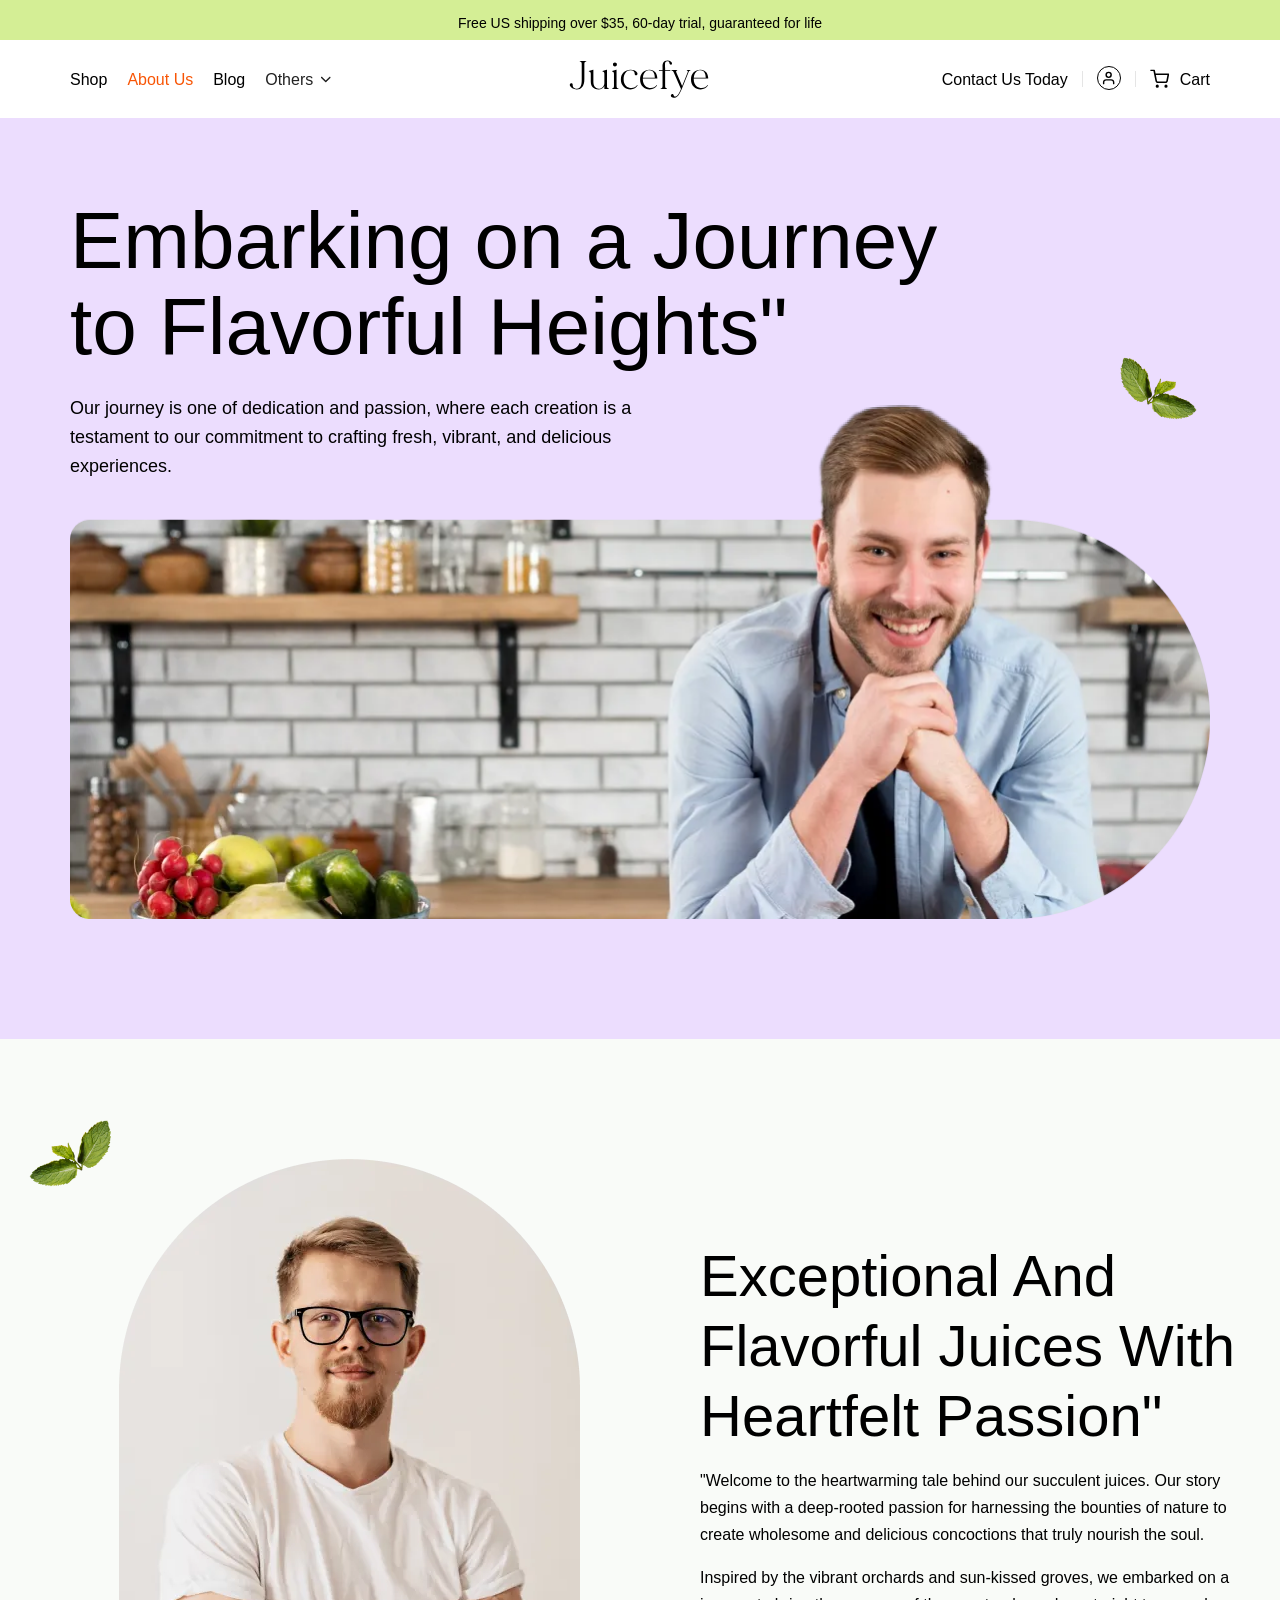
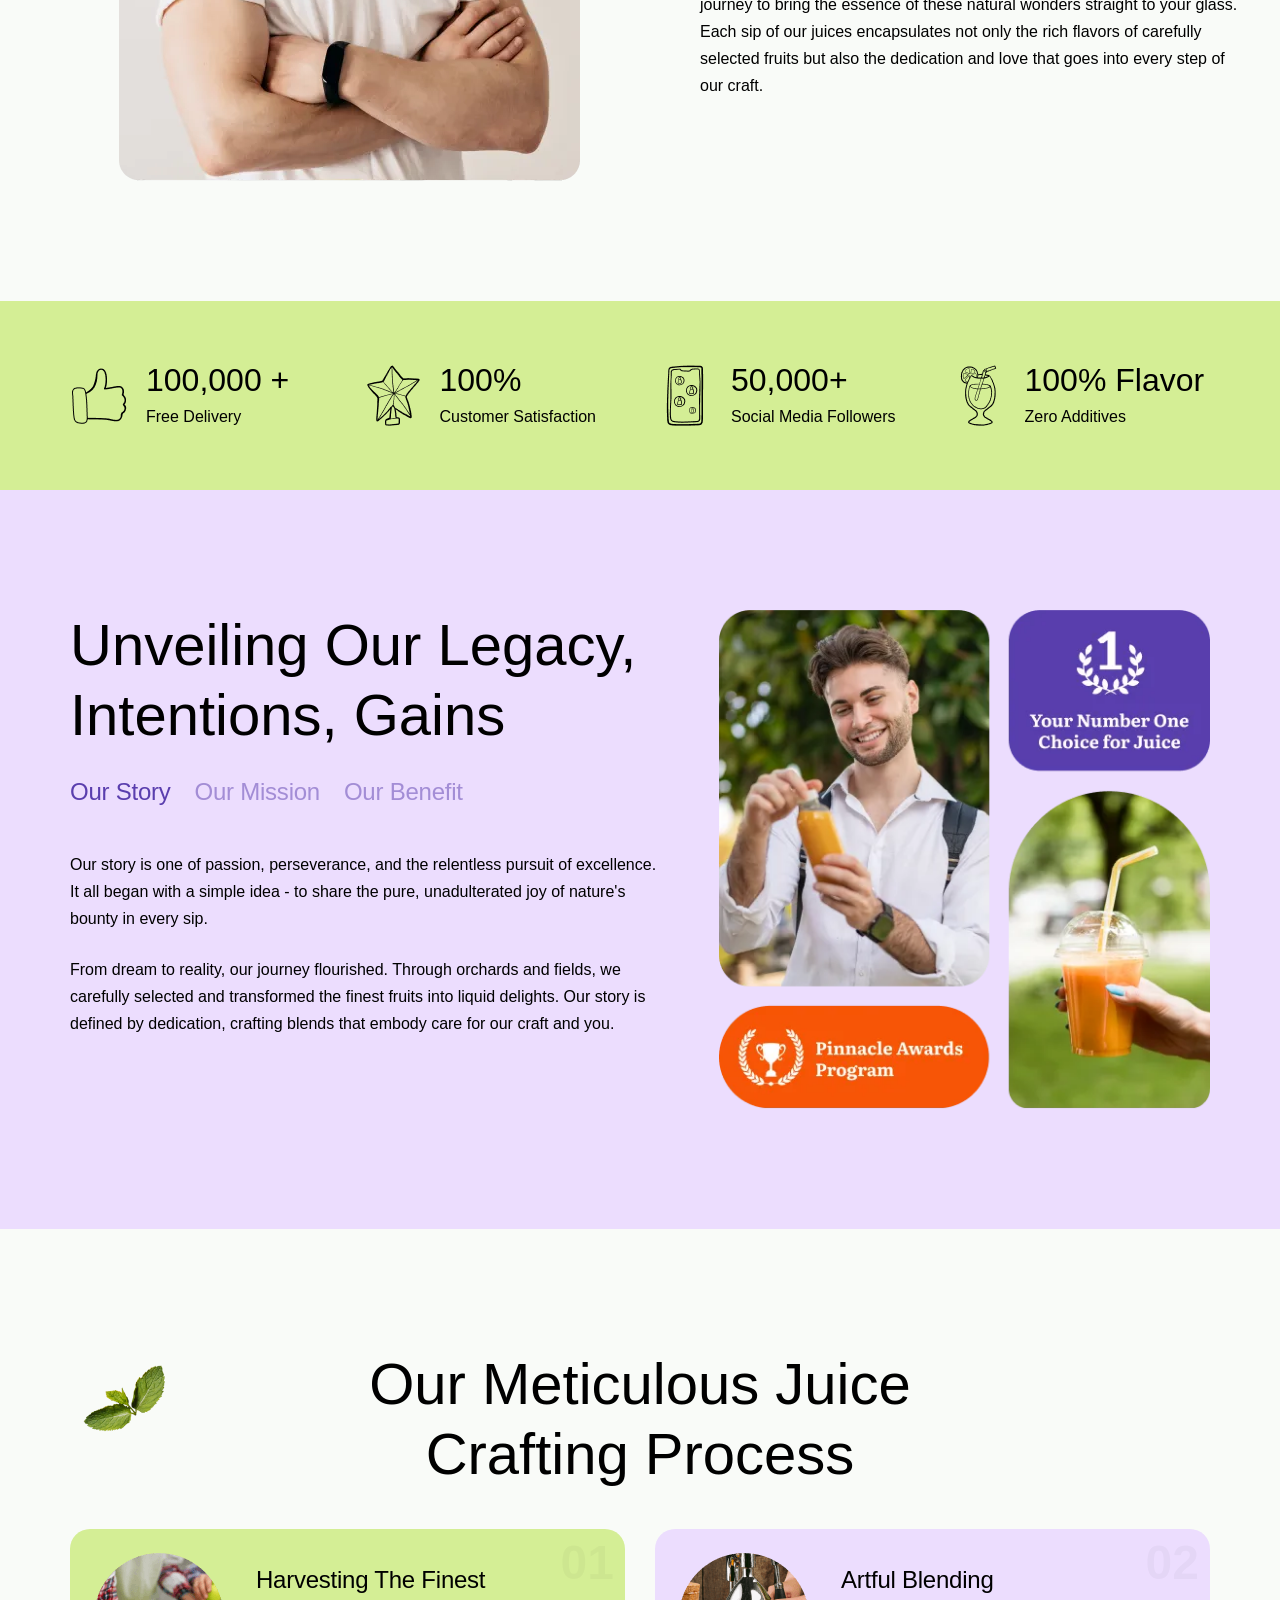
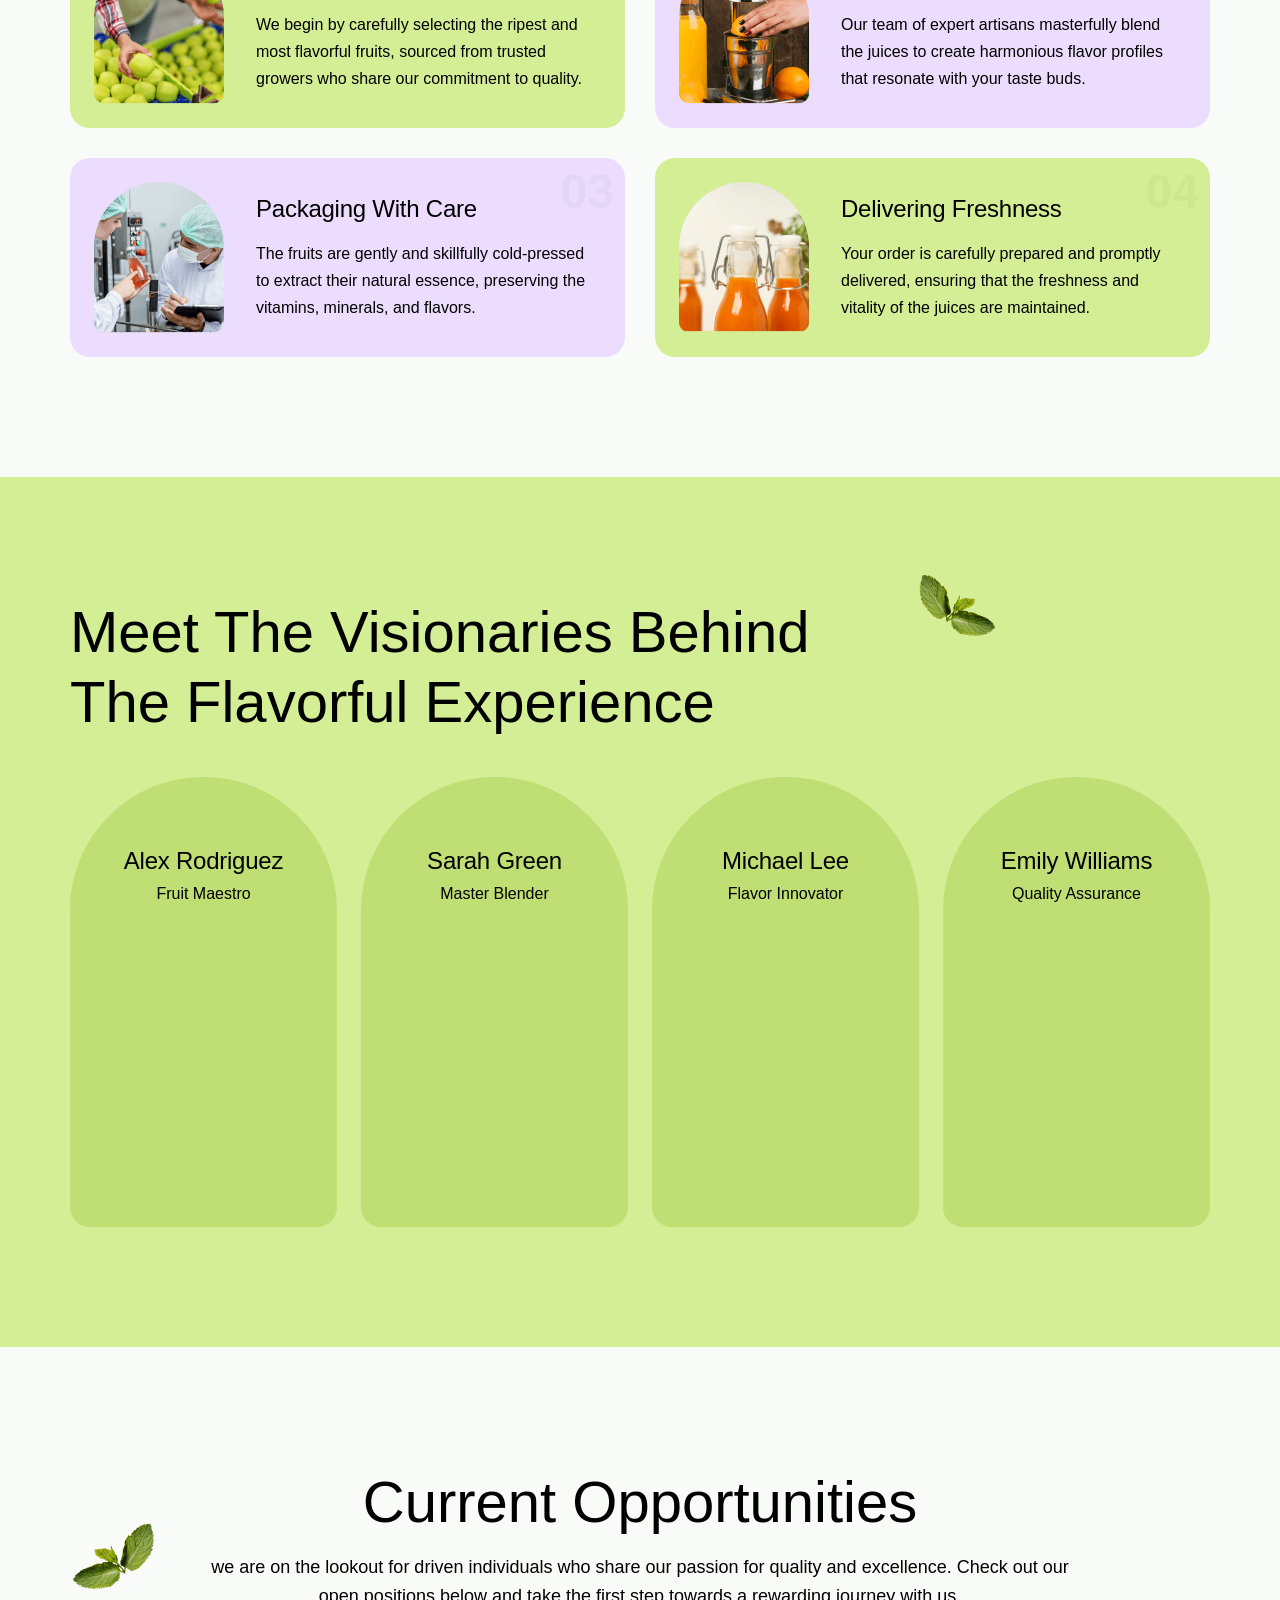
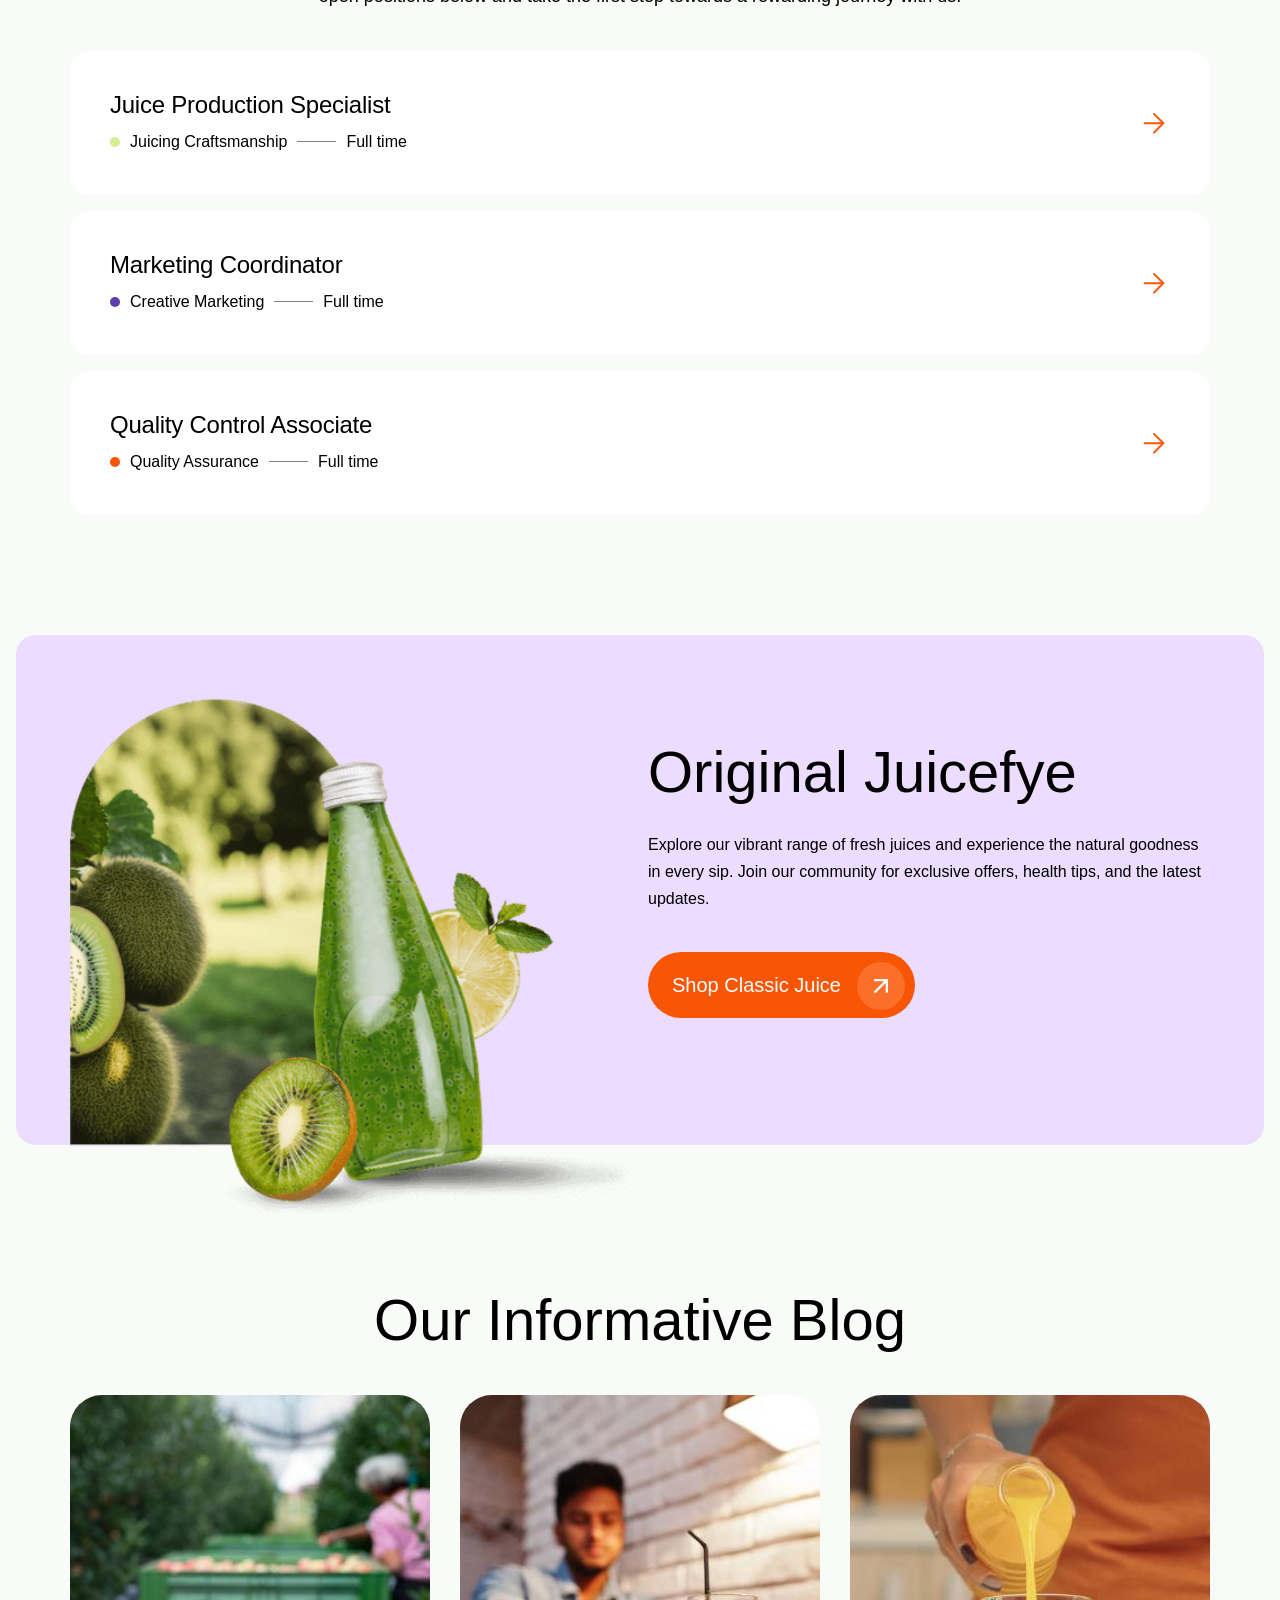
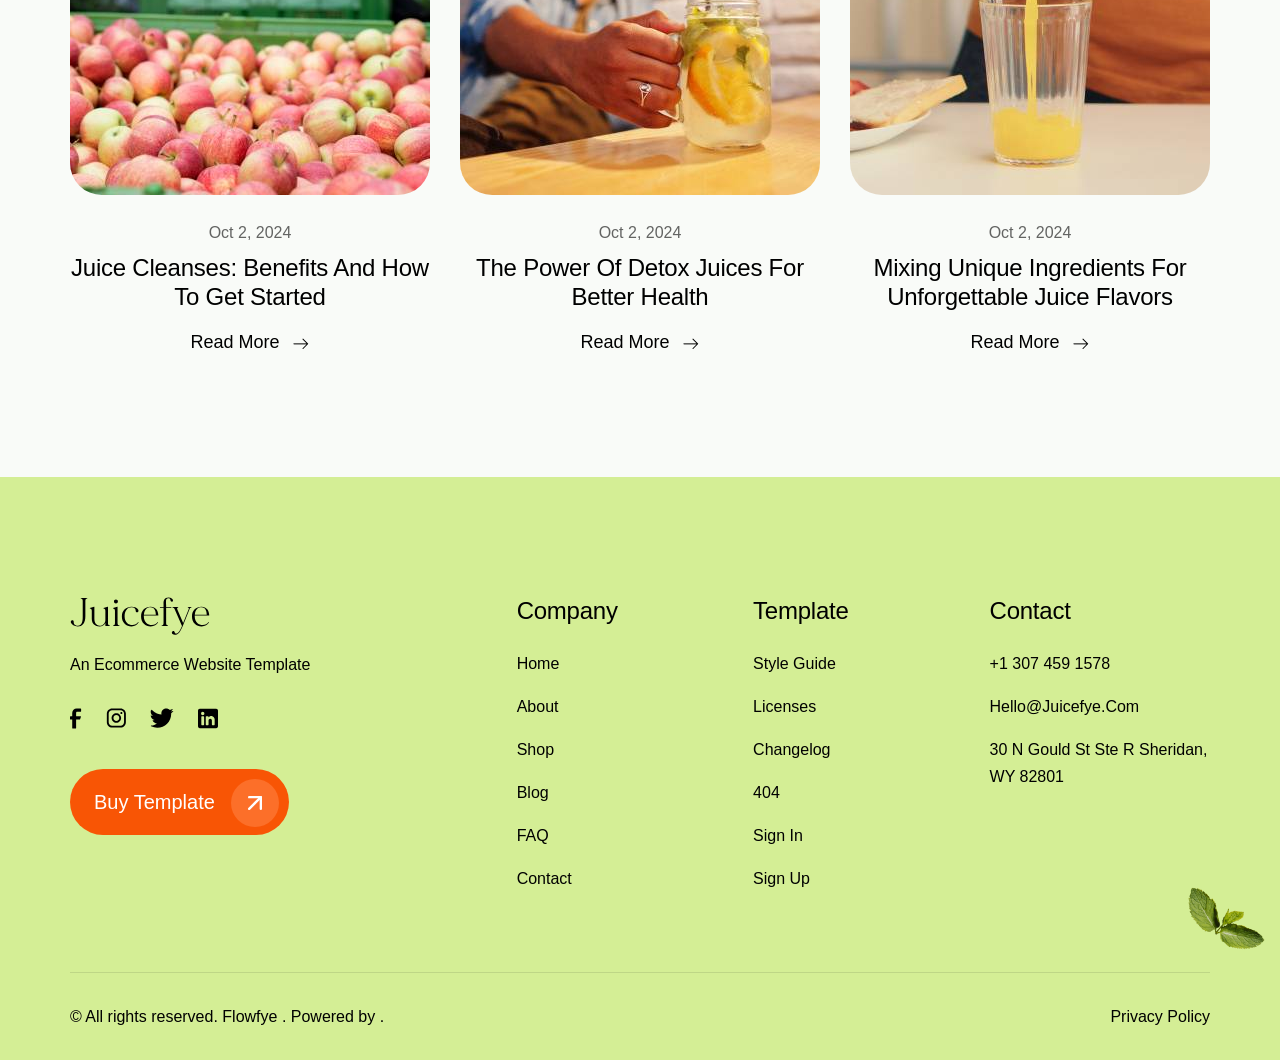
<file: about.html>
<!DOCTYPE html>
<html lang="en">

<head>
    <meta charset="utf-8" />
    <link href="https://cdn.prod.website-files.com" rel="preconnect" />
    <title>
        About - tamjuice - Ecommerce website template
    </title>
    <meta
        content="Beautifully designed Website Template for Food &amp; Drink with a distinct design and subtle animations."
        name="description" />
    <meta content="About - tamjuice - Ecommerce website template" property="og:title" />
    <meta
        content="Beautifully designed Website Template for Food &amp; Drink with a distinct design and subtle animations."
        property="og:description" />
    <meta content="images/open-graph.avif" property="og:image" />
    <meta content="About - tamjuice - Ecommerce website template" property="twitter:title" />
    <meta
        content="Beautifully designed Website Template for Food &amp; Drink with a distinct design and subtle animations."
        property="twitter:description" />
    <meta content="images/open-graph.avif" property="twitter:image" />
    <meta property="og:type" content="website" />
    <meta content="summary_large_image" name="twitter:card" />
    <meta content=" width=device-width, initial-scale=1" name="viewport" />
    <link href="css/tamjuice.shared.css" rel="stylesheet" type="text/css" />
    <link href="https://fonts.googleapis.com" rel="preconnect" />
    <link href="https://fonts.gstatic.com" rel="preconnect" />
    <link href="images/Favicon.svg" rel="shortcut icon" type="image/x-icon" />
    <link href="images/webclip.svg" rel="apple-touch-icon" />
</head>

<body>
    <div class="banner-wrap">
        <div class="banner-text">
            Free US shipping over $35, 60-day trial, guaranteed for life
        </div>
    </div>
    <div data-animation="default" data-collapse="medium" data-duration="400" data-easing="ease" data-easing2="ease"
        role="banner" class="navbar w-nav">
        <div class="nav-container">
            <div class="navbar-inner">
                <nav role="navigation" class="nav-menu w-nav-menu">
                    <div class="nav-link-wrap"><a href="shop.html" class="nav-link w-inline-block">
                            <div>
                                Shop
                            </div>
                        </a><a href="about.html" aria-current="page" class="nav-link w-inline-block w--current">
                            <div>
                                About us
                            </div>
                        </a><a href="blog.html" class="nav-link w-inline-block">
                            <div>
                                Blog
                            </div>
                        </a><a href="blog.html" class="nav-link show-on-mobile w-inline-block">
                            <div>
                                Contact us today
                            </div>
                        </a>
                        <div data-hover="false" data-delay="0" class="dropdown w-dropdown">
                            <div class="dropdown-toggle w-dropdown-toggle">
                                <div>
                                    Others
                                </div>
                                <div class="icon nav-dropdown-icon"><svg xmlns="http://www.w3.org/2000/svg" width="100%"
                                        viewBox="0 0 20 21" fill="none">
                                        <g clip-path="url(#clip0_1895_9125)">
                                            <path fill-rule="evenodd" clip-rule="evenodd"
                                                d="M10.2943 13.4672C10.1442 13.6172 9.94071 13.7015 9.72848 13.7015C9.51625 13.7015 9.31271 13.6172 9.16262 13.4672L4.63497 8.93953C4.55852 8.8657 4.49755 8.77738 4.4556 8.67974C4.41366 8.58209 4.39158 8.47707 4.39066 8.37079C4.38973 8.26452 4.40998 8.15913 4.45023 8.06077C4.49047 7.96241 4.5499 7.87305 4.62505 7.7979C4.70019 7.72275 4.78956 7.66332 4.88792 7.62308C4.98628 7.58283 5.09167 7.56258 5.19794 7.56351C5.30421 7.56443 5.40924 7.58651 5.50689 7.62846C5.60453 7.6704 5.69285 7.73137 5.76668 7.80782L9.72848 11.7696L13.6903 7.80782C13.8412 7.66203 14.0434 7.58135 14.2533 7.58318C14.4631 7.585 14.6638 7.66917 14.8122 7.81757C14.9606 7.96596 15.0448 8.1667 15.0466 8.37656C15.0485 8.58641 14.9678 8.78858 14.822 8.93953L10.2943 13.4672Z"
                                                fill="currentColor"></path>
                                        </g>
                                        <defs>
                                            <clipPath id="clip0_1895_9125">
                                                <rect width="19.2087" height="19.2087" fill="currentColor"
                                                    transform="translate(0.125 0.895508)"></rect>
                                            </clipPath>
                                        </defs>
                                    </svg></div>
                            </div>
                            <nav class="dropdown-list w-dropdown-list">
                                <div class="dropdown-list-inner">
                                    <div class="dropdown-list-top-content">
                                        <div class="dropdown-list-column"><a href="index.html"
                                                class="nav-link w-inline-block">
                                                <div>
                                                    Home
                                                </div>
                                            </a><a href="about.html" aria-current="page"
                                                class="nav-link w-inline-block w--current">
                                                <div>
                                                    About Us
                                                </div>
                                            </a><a href="shop.html" class="nav-link w-inline-block">
                                                <div>
                                                    Shop
                                                </div>
                                            </a><a href="#" class="nav-link w-inline-block">
                                                <div>
                                                    Shop Details
                                                </div>
                                            </a><a href="blog.html" class="nav-link w-inline-block">
                                                <div>
                                                    Blog
                                                </div>
                                            </a><a href="#" class="nav-link w-inline-block">
                                                <div>
                                                    Blog Details
                                                </div>
                                            </a></div>
                                        <div class="dropdown-list-column"><a href="/#" class="nav-link w-inline-block">
                                                <div>
                                                    Contact Us
                                                </div>
                                            </a><a href="/shop-location" class="nav-link w-inline-block">
                                                <div>
                                                    Location
                                                </div>
                                            </a><a href="faq.html" class="nav-link w-inline-block">
                                                <div>
                                                    FAQ
                                                </div>
                                            </a></div>
                                        <div class="dropdown-list-column"><a href="#" class="nav-link w-inline-block">
                                                <div>
                                                    Checkout
                                                </div>
                                            </a><a href="/privacy" class="nav-link w-inline-block">
                                                <div>
                                                    Privacy Policy
                                                </div>
                                            </a><a href="/404" class="nav-link w-inline-block">
                                                <div>
                                                    404 Error
                                                </div>
                                            </a><a href="/log-in" class="nav-link w-inline-block">
                                                <div>
                                                    Sign in
                                                </div>
                                            </a><a href="/sign-up" class="nav-link w-inline-block">
                                                <div>
                                                    Sign up
                                                </div>
                                            </a><a href="#" target="_blank" class="more-template-link w-inline-block">
                                                <div>
                                                    More Website Templates
                                                </div>
                                            </a></div>
                                    </div>
                                    <div class="dropdown-list-bottom-content">
                                        <p class="nav-copyright-text">

                                            <a href="#" target="_blank"></a>
                                        </p>
                                        <div class="social-icon-wrap"><a href="https://www.facebook.com/reestify"
                                                target="_blank" class="social-icon facebook-icon w-inline-block"><svg
                                                    xmlns="http://www.w3.org/2000/svg" width="100%" viewBox="0 0 12 21"
                                                    fill="none">
                                                    <g clip-path="url(#clip0_1864_10523)">
                                                        <path
                                                            d="M10.5556 3.83333H7.22222C6.60855 3.83333 6.11111 4.3308 6.11111 4.94444V8.27778H10.5556C10.6819 8.27498 10.8018 8.33378 10.8769 8.43544C10.952 8.53711 10.9731 8.66889 10.9333 8.78889L10.1111 11.2333C10.0353 11.4577 9.82567 11.6093 9.58889 11.6111H6.11111V19.9444C6.11111 20.2512 5.86233 20.5 5.55555 20.5H2.77778C2.47096 20.5 2.22222 20.2512 2.22222 19.9444V11.6111H0.555555C0.248733 11.6111 0 11.3623 0 11.0556V8.83333C0 8.52656 0.248733 8.27778 0.555555 8.27778H2.22222V4.94444C2.22222 2.48984 4.21211 0.5 6.66667 0.5H10.5556C10.8623 0.5 11.1111 0.748733 11.1111 1.05556V3.27778C11.1111 3.5846 10.8623 3.83333 10.5556 3.83333Z"
                                                            fill="currentColor"></path>
                                                    </g>
                                                    <defs>
                                                        <clipPath id="clip0_1864_10523">
                                                            <rect width="12" height="20" fill="currentColor"
                                                                transform="translate(0 0.5)"></rect>
                                                        </clipPath>
                                                    </defs>
                                                </svg></a><a href="https://x.com/?lang=en" target="_blank"
                                                class="social-icon twitter-icon w-inline-block"><svg
                                                    xmlns="http://www.w3.org/2000/svg" width="100%" viewBox="0 0 25 21"
                                                    fill="none">
                                                    <g clip-path="url(#clip0_1864_10527)">
                                                        <path
                                                            d="M24.2411 3.39857C23.6341 4.2084 22.9002 4.91482 22.0679 5.49055C22.0679 5.70209 22.0679 5.91363 22.0679 6.13694C22.0746 9.97858 20.5401 13.6622 17.8084 16.3621C15.0766 19.062 11.3763 20.5522 7.53683 20.4986C5.31714 20.5061 3.12587 19.9993 1.13469 19.0178C1.02732 18.9709 0.958076 18.8647 0.958482 18.7475V18.6182C0.958482 18.4494 1.09523 18.3127 1.26391 18.3127C3.44581 18.2407 5.54986 17.4842 7.27839 16.1502C5.30347 16.1104 3.52655 14.9404 2.70879 13.1415C2.66749 13.0433 2.68034 12.9305 2.74273 12.8441C2.80511 12.7577 2.908 12.7101 3.01421 12.7185C3.61443 12.7787 4.22066 12.7229 4.79977 12.5539C2.61962 12.1013 0.981475 10.2914 0.74703 8.0761C0.738704 7.96982 0.786325 7.86694 0.872704 7.80446C0.95907 7.74211 1.07171 7.72917 1.16993 7.7706C1.75498 8.02877 2.38655 8.16472 3.02596 8.17008C1.11563 6.9163 0.290494 4.53145 1.01721 2.36435C1.09223 2.15377 1.27246 1.9982 1.49166 1.95483C1.71085 1.91144 1.93671 1.98665 2.0862 2.1528C4.66407 4.89642 8.2061 6.53133 11.9654 6.71281C11.8692 6.32858 11.8219 5.93369 11.8245 5.53755C11.8597 3.46043 13.1449 1.61008 15.0785 0.852774C17.0119 0.0954789 19.2112 0.581088 20.6466 2.08228C21.6249 1.89589 22.5708 1.56726 23.4541 1.10681C23.5188 1.06642 23.6008 1.06642 23.6656 1.10681C23.7059 1.17155 23.7059 1.25362 23.6656 1.31836C23.2377 2.29807 22.515 3.11977 21.5981 3.66888C22.401 3.57577 23.1897 3.38637 23.9475 3.10477C24.0113 3.06134 24.0951 3.06134 24.1589 3.10477C24.2124 3.12921 24.2524 3.17597 24.2682 3.23258C24.284 3.2892 24.2741 3.34992 24.2411 3.39857Z"
                                                            fill="currentColor"></path>
                                                    </g>
                                                    <defs>
                                                        <clipPath id="clip0_1864_10527">
                                                            <rect width="25" height="20" fill="currentColor"
                                                                transform="translate(0 0.5)"></rect>
                                                        </clipPath>
                                                    </defs>
                                                </svg></a><a href="https://www.instagram.com/" target="_blank"
                                                class="social-icon w-inline-block"><svg
                                                    xmlns="http://www.w3.org/2000/svg" width="100%" viewBox="0 0 21 21"
                                                    fill="none">
                                                    <g clip-path="url(#clip0_1864_10525)">
                                                        <path fill-rule="evenodd" clip-rule="evenodd"
                                                            d="M15.3214 0.5H6.43251C3.36426 0.5 0.876953 2.98731 0.876953 6.05556V14.9444C0.876953 18.0127 3.36426 20.5 6.43251 20.5H15.3214C18.3896 20.5 20.877 18.0127 20.877 14.9444V6.05556C20.877 2.98731 18.3896 0.5 15.3214 0.5ZM18.9325 14.9444C18.9264 16.9362 17.3132 18.5494 15.3214 18.5556H6.43251C4.44068 18.5494 2.8275 16.9362 2.8214 14.9444V6.05556C2.8275 4.06372 4.44068 2.45054 6.43251 2.44444H15.3214C17.3132 2.45054 18.9264 4.06372 18.9325 6.05556V14.9444ZM16.1547 6.33333C16.7684 6.33333 17.2658 5.83587 17.2658 5.22222C17.2658 4.60858 16.7684 4.11111 16.1547 4.11111C15.5411 4.11111 15.0436 4.60858 15.0436 5.22222C15.0436 5.83587 15.5411 6.33333 16.1547 6.33333ZM10.877 5.5C8.11553 5.5 5.87695 7.73858 5.87695 10.5C5.87695 13.2614 8.11553 15.5 10.877 15.5C13.6384 15.5 15.877 13.2614 15.877 10.5C15.88 9.173 15.3541 7.89952 14.4157 6.9612C13.4774 6.02288 12.204 5.49704 10.877 5.5ZM7.8214 10.5C7.8214 12.1876 9.1894 13.5556 10.877 13.5556C12.5645 13.5556 13.9325 12.1876 13.9325 10.5C13.9325 8.81244 12.5645 7.44444 10.877 7.44444C9.1894 7.44444 7.8214 8.81244 7.8214 10.5Z"
                                                            fill="currentColor"></path>
                                                    </g>
                                                    <defs>
                                                        <clipPath id="clip0_1864_10525">
                                                            <rect width="21" height="20" fill="currentColor"
                                                                transform="translate(0 0.5)"></rect>
                                                        </clipPath>
                                                    </defs>
                                                </svg></a></div>
                                    </div>
                                </div>
                            </nav>
                        </div>
                    </div>
                </nav><a href="index.html" class="brand-logo-wrap w-nav-brand"><img src="images/Juicefye-logo.svg" loading="lazy"
                        width="218" alt="Juicefye-logo" class="logo-image" /></a>
                <div class="nav-content-menu"><a href="/#" class="nav-link hide-on-landscape w-inline-block">
                        <div>
                            Contact us today
                        </div>
                    </a>
                    <div class="nav-line"></div>
                    <div data-hover="false" data-delay="0" class="user-dropdown w-dropdown">
                        <div class="user-dropdown-toggle w-dropdown-toggle">
                            <div class="user-dropdown-icon"><svg xmlns="http://www.w3.org/2000/svg" width="100%"
                                    viewBox="0 0 17 17" fill="none">
                                    <path
                                        d="M13.4577 14.5V13.1667C13.4577 12.4594 13.1767 11.7811 12.6766 11.281C12.1765 10.781 11.4983 10.5 10.791 10.5H5.45768C4.75044 10.5 4.07216 10.781 3.57206 11.281C3.07197 11.7811 2.79102 12.4594 2.79102 13.1667V14.5"
                                        stroke="currentColor" stroke-width="1.5" stroke-linecap="round"
                                        stroke-linejoin="round"></path>
                                    <path
                                        d="M8.12565 7.83333C9.59841 7.83333 10.7923 6.63943 10.7923 5.16667C10.7923 3.69391 9.59841 2.5 8.12565 2.5C6.65289 2.5 5.45898 3.69391 5.45898 5.16667C5.45898 6.63943 6.65289 7.83333 8.12565 7.83333Z"
                                        stroke="currentColor" stroke-width="1.5" stroke-linecap="round"
                                        stroke-linejoin="round"></path>
                                </svg></div>
                        </div>
                        <nav class="user-dropdown-list w-dropdown-list"><a href="/sign-up"
                                class="user-dropdown-link w-inline-block">
                                <div>
                                    Sign up
                                </div>
                            </a><a href="/log-in" class="user-dropdown-link w-inline-block">
                                <div>
                                    Log in
                                </div>
                            </a></nav>
                    </div>
                    <div class="nav-line"></div>
                    <div data-open-product="" class="w-commerce-commercecartwrapper"
                        data-node-type="commerce-cart-wrapper"><a
                            class="w-commerce-commercecartopenlink cart-button w-inline-block" role="button"
                            aria-haspopup="dialog" aria-label="Open cart" data-node-type="commerce-cart-open-link"
                            href="#">
                            <div class="cart-icon"><svg xmlns="http://www.w3.org/2000/svg" width="100%"
                                    viewBox="0 0 21 21" fill="none">
                                    <g clip-path="url(#clip0_2068_17433)">
                                        <path
                                            d="M7.62435 18.8334C8.08459 18.8334 8.45768 18.4603 8.45768 18.0001C8.45768 17.5398 8.08459 17.1667 7.62435 17.1667C7.16411 17.1667 6.79102 17.5398 6.79102 18.0001C6.79102 18.4603 7.16411 18.8334 7.62435 18.8334Z"
                                            stroke="currentColor" stroke-width="1.66667" stroke-linecap="round"
                                            stroke-linejoin="round"></path>
                                        <path
                                            d="M16.7923 18.8334C17.2526 18.8334 17.6257 18.4603 17.6257 18.0001C17.6257 17.5398 17.2526 17.1667 16.7923 17.1667C16.3321 17.1667 15.959 17.5398 15.959 18.0001C15.959 18.4603 16.3321 18.8334 16.7923 18.8334Z"
                                            stroke="currentColor" stroke-width="1.66667" stroke-linecap="round"
                                            stroke-linejoin="round"></path>
                                        <path
                                            d="M0.958984 1.3335H4.29232L6.52565 12.4918C6.60186 12.8755 6.81058 13.2201 7.11527 13.4654C7.41997 13.7107 7.80123 13.841 8.19232 13.8335H16.2923C16.6834 13.841 17.0647 13.7107 17.3694 13.4654C17.6741 13.2201 17.8828 12.8755 17.959 12.4918L19.2923 5.50016H5.12565"
                                            stroke="currentColor" stroke-width="1.66667" stroke-linecap="round"
                                            stroke-linejoin="round"></path>
                                    </g>
                                    <defs>
                                        <clipPath id="clip0_2068_17433">
                                            <rect width="20" height="20" fill="currentColor"
                                                transform="translate(0.125 0.5)"></rect>
                                        </clipPath>
                                    </defs>
                                </svg></div>
                            <div class="text-block w-inline-block">
                                Cart
                            </div>
                            <div data-count-hide-rule="always" class="w-commerce-commercecartopenlinkcount">
                                0
                            </div>
                        </a>
                        <div class="w-commerce-commercecartcontainerwrapper w-commerce-commercecartcontainerwrapper--cartType-rightSidebar"
                            data-node-type="commerce-cart-container-wrapper">
                            <div data-node-type="commerce-cart-container" role="dialog"
                                class="w-commerce-commercecartcontainer">
                                <div class="w-commerce-commercecartheader cart-header">
                                    <h4 class="w-commerce-commercecartheading cart-header-title">
                                        Your Cart
                                    </h4><a class="w-commerce-commercecartcloselink close-button w-inline-block"
                                        role="button" aria-label="Close cart" data-node-type="commerce-cart-close-link">
                                        <div class="icon"><svg xmlns="http://www.w3.org/2000/svg" width="100%"
                                                viewBox="0 0 24 24" fill="none">
                                                <path d="M18 6L6 18" stroke="currentColor" stroke-width="2"
                                                    stroke-linecap="round" stroke-linejoin="round"></path>
                                                <path d="M6 6L18 18" stroke="currentColor" stroke-width="2"
                                                    stroke-linecap="round" stroke-linejoin="round"></path>
                                            </svg></div>
                                    </a>
                                </div>
                                <div class="w-commerce-commercecartformwrapper cart-form-wrapper">
                                    <form class="w-commerce-commercecartform" data-node-type="commerce-cart-form">
                                        <div class="w-commerce-commercecartlist cart-list">
                                            <div class="w-commerce-commercecartitem cart-item"><a href="#"
                                                    class="cart-image-wrap w-inline-block"><img
                                                        src="images/placeholder.60f9b1840c.svg" alt=""
                                                        class="w-commerce-commercecartitemimage cart-image w-dyn-bind-empty" /></a>
                                                <div class="cart-item-info">
                                                    <div class="w-commerce-commercecartiteminfo cart-item-info-inner">
                                                        <div
                                                            class="w-commerce-commercecartproductname cart-item-name w-dyn-bind-empty">
                                                        </div>
                                                        <div class="cart-item-price">
                                                            <div>
                                                                Shop this classic Juice -
                                                            </div>
                                                            <div>
                                                                $ 0.00 USD
                                                            </div>
                                                        </div>
                                                        <ul class="w-commerce-commercecartoptionlist">
                                                            <li><span></span><span> :
                                                                </span><span></span></li>
                                                        </ul><input aria-label="Update quantity"
                                                            class="w-commerce-commercecartquantity cart-quantity"
                                                            required="" pattern="^[0-9]+$" inputmode="numeric"
                                                            type="number" name="quantity" autocomplete="off"
                                                            data-commerce-sku-id="" value="1" />
                                                    </div><a href="#" role="button" class="remove-button w-inline-block"
                                                        data-commerce-sku-id="" aria-label="Remove item from cart"></a>
                                                </div>
                                            </div>
                                        </div>
                                        <div class="w-commerce-commercecartfooter cart-footer">
                                            <div aria-atomic="true" aria-live="polite"
                                                class="w-commerce-commercecartlineitem cart-line-item">
                                                <div>
                                                    Subtotal
                                                </div>
                                                <div class="w-commerce-commercecartordervalue"></div>
                                            </div>
                                            <div>
                                                <div data-node-type="commerce-cart-quick-checkout-actions"><a
                                                        data-node-type="commerce-cart-apple-pay-button" role="button"
                                                        aria-label="Apple Pay" aria-haspopup="dialog"
                                                        class="w-commerce-commercecartapplepaybutton apple-pay"
                                                        tabindex="0">
                                                        <div></div>
                                                    </a><a data-node-type="commerce-cart-quick-checkout-button"
                                                        role="button" tabindex="0" aria-haspopup="dialog"
                                                        class="w-commerce-commercecartquickcheckoutbutton pay-with-browser"><svg
                                                            class="w-commerce-commercequickcheckoutgoogleicon"
                                                            xmlns="http://www.w3.org/2000/svg"
                                                            xlink="http://www.w3.org/1999/xlink" width="16" height="16"
                                                            viewBox="0 0 16 16">
                                                            <defs>
                                                                <polygon id="google-mark-a"
                                                                    points="0 .329 3.494 .329 3.494 7.649 0 7.649">
                                                                </polygon>
                                                                <polygon id="google-mark-c"
                                                                    points=".894 0 13.169 0 13.169 6.443 .894 6.443">
                                                                </polygon>
                                                            </defs>
                                                            <g fill="none" fill-rule="evenodd">
                                                                <path fill="#4285F4"
                                                                    d="M10.5967,12.0469 L10.5967,14.0649 L13.1167,14.0649 C14.6047,12.6759 15.4577,10.6209 15.4577,8.1779 C15.4577,7.6339 15.4137,7.0889 15.3257,6.5559 L7.8887,6.5559 L7.8887,9.6329 L12.1507,9.6329 C11.9767,10.6119 11.4147,11.4899 10.5967,12.0469">
                                                                </path>
                                                                <path fill="#34A853"
                                                                    d="M7.8887,16 C10.0137,16 11.8107,15.289 13.1147,14.067 C13.1147,14.066 13.1157,14.065 13.1167,14.064 L10.5967,12.047 C10.5877,12.053 10.5807,12.061 10.5727,12.067 C9.8607,12.556 8.9507,12.833 7.8887,12.833 C5.8577,12.833 4.1387,11.457 3.4937,9.605 L0.8747,9.605 L0.8747,11.648 C2.2197,14.319 4.9287,16 7.8887,16">
                                                                </path>
                                                                <g transform="translate(0 4)">
                                                                    <mask id="google-mark-b" fill="#fff">
                                                                        <use href="#google-mark-a"></use>
                                                                    </mask>
                                                                    <path fill="#FBBC04"
                                                                        d="M3.4639,5.5337 C3.1369,4.5477 3.1359,3.4727 3.4609,2.4757 L3.4639,2.4777 C3.4679,2.4657 3.4749,2.4547 3.4789,2.4427 L3.4939,0.3287 L0.8939,0.3287 C0.8799,0.3577 0.8599,0.3827 0.8459,0.4117 C-0.2821,2.6667 -0.2821,5.3337 0.8459,7.5887 L0.8459,7.5997 C0.8549,7.6167 0.8659,7.6317 0.8749,7.6487 L3.4939,5.6057 C3.4849,5.5807 3.4729,5.5587 3.4639,5.5337"
                                                                        mask="url(#google-mark-b)"></path>
                                                                </g>
                                                                <mask id="google-mark-d" fill="#fff">
                                                                    <use href="#google-mark-c"></use>
                                                                </mask>
                                                                <path fill="#EA4335"
                                                                    d="M0.894,4.3291 L3.478,6.4431 C4.113,4.5611 5.843,3.1671 7.889,3.1671 C9.018,3.1451 10.102,3.5781 10.912,4.3671 L13.169,2.0781 C11.733,0.7231 9.85,-0.0219 7.889,0.0001 C4.941,0.0001 2.245,1.6791 0.894,4.3291"
                                                                    mask="url(#google-mark-d)"></path>
                                                            </g>
                                                        </svg><svg class="w-commerce-commercequickcheckoutmicrosofticon"
                                                            xmlns="http://www.w3.org/2000/svg" width="16" height="16"
                                                            viewBox="0 0 16 16">
                                                            <g fill="none" fill-rule="evenodd">
                                                                <polygon fill="#F05022" points="7 7 1 7 1 1 7 1">
                                                                </polygon>
                                                                <polygon fill="#7DB902" points="15 7 9 7 9 1 15 1">
                                                                </polygon>
                                                                <polygon fill="#00A4EE" points="7 15 1 15 1 9 7 9">
                                                                </polygon>
                                                                <polygon fill="#FFB700" points="15 15 9 15 9 9 15 9">
                                                                </polygon>
                                                            </g>
                                                        </svg>
                                                        <div>
                                                            Pay with browser.
                                                        </div>
                                                    </a></div><a href="/checkout" value="Checkout"
                                                    class="w-commerce-commercecartcheckoutbutton checkout-button"
                                                    data-loading-text="Hang Tight..."
                                                    data-node-type="cart-checkout-button"> Checkout
                                                </a>
                                            </div>
                                        </div>
                                    </form>
                                    <div class="w-commerce-commercecartemptystate">
                                        <div aria-label="This cart is empty" aria-live="polite">
                                            No items found.
                                        </div>
                                    </div>
                                    <div aria-live="assertive" data-node-type="commerce-cart-error"
                                        class="w-commerce-commercecarterrorstate error-message cart-error-message">
                                        <div class="w-cart-error-msg">
                                            Product is not available in this quantity.
                                        </div>
                                    </div>
                                </div>
                            </div>
                        </div>
                    </div>
                    <div class="menu-icon w-nav-button">
                        <div class="menu-icon-line-top"></div>
                        <div class="menu-icon-line-middle">
                            <div class="menu-icon-line-middle-inner"></div>
                        </div>
                        <div class="menu-icon-line-bottom"></div>
                    </div>
                </div>
            </div>
        </div>
    </div>
    <header class="section-about-hero">
        <div class="container-main">
            <div class="section-component">
                <div class="about-hero-title">
                    <h1>
                        Embarking on a Journey to Flavorful Heights&#34;
                    </h1>
                </div>
                <div class="about-hero-para-wrap">
                    <p>
                        Our journey is one of dedication and passion, where each creation is a testament to our
                        commitment to crafting fresh, vibrant, and delicious experiences.
                    </p>
                </div>
                <div class="about-hero-image"><img src="images/about-hero-image.webp" loading="lazy"
                        sizes="(max-width: 479px) 100vw, (max-width: 767px) 94vw, (max-width: 991px) 95vw, (max-width: 1439px) 96vw, 1140px"
                        srcset="images/about-hero-image-p-500.png 500w, images/about-hero-image-p-800.png 800w, images/about-hero-image.webp 1141w"
                        alt="About hero image" /></div><img src="images/leaf-image.png" loading="lazy" alt="Leaf image"
                    class="about-hero-leaf" />
            </div>
        </div>
    </header>
    <section class="section-our-thought">
        <div class="container-large">
            <div class="section-component">
                <div class="our-thought-element">
                    <div id="w-node-_09694e99-c8cb-3a01-6b65-dd2c865571d9-df495278" class="our-thought-image-wrap"><img
                            src="images/our-though.webp" loading="lazy" alt="Our though image"
                            class="our-thought-image" /></div>
                    <div id="w-node-_09694e99-c8cb-3a01-6b65-dd2c865571db-df495278" class="our-thought-content-wrap">
                        <div id="w-node-_09694e99-c8cb-3a01-6b65-dd2c865571dc-df495278"
                            class="flex-vertical-with-gap-16px">
                            <h2>
                                Exceptional and Flavorful Juices with Heartfelt Passion&#34;
                            </h2>
                            <p>
                                &#34;Welcome to the heartwarming tale behind our succulent juices. Our story begins with
                                a deep-rooted passion for harnessing the bounties of nature to create wholesome and
                                delicious concoctions that truly nourish the soul.
                            </p>
                            <p>
                                Inspired by the vibrant orchards and sun-kissed groves, we embarked on a journey to
                                bring the essence of these natural wonders straight to your glass. Each sip of our
                                juices encapsulates not only the rich flavors of carefully selected fruits but also the
                                dedication and love that goes into every step of our craft.
                            </p>
                        </div>
                    </div><img src="images/leaf-2-image.png" loading="lazy" alt="" class="our-thought-leaf-image" />
                </div>
            </div>
        </div>
    </section>
    <section class="section-our-short-summary">
        <div class="container-main">
            <div class="section-component">
                <div class="our-short-summary-list">
                    <div id="w-node-_589691aa-3c2d-ab41-51bd-6c144af1a273-df495278" class="our-short-summary-item"><img
                            src="images/short-story-icon-4.png" loading="lazy" alt="short story icon"
                            class="short-summary-icon" />
                        <div class="short-summary-content-wrap">
                            <h2 class="sub-heading-regular">
                                100,000 +
                            </h2>
                            <p>
                                Free Delivery
                            </p>
                        </div>
                    </div>
                    <div id="w-node-_589691aa-3c2d-ab41-51bd-6c144af1a27a-df495278" class="our-short-summary-item"><img
                            src="images/short-story-icon-3.png" loading="lazy" alt="short story icon"
                            class="short-summary-icon" />
                        <div class="short-summary-content-wrap">
                            <h2 class="sub-heading-regular">
                                100%
                            </h2>
                            <p>
                                Customer Satisfaction
                            </p>
                        </div>
                    </div>
                    <div id="w-node-_589691aa-3c2d-ab41-51bd-6c144af1a281-df495278" class="our-short-summary-item"><img
                            src="images/short-story-icon-2.png" loading="lazy" alt="short story icon"
                            class="short-summary-icon" />
                        <div class="short-summary-content-wrap">
                            <h2 class="sub-heading-regular">
                                50,000+
                            </h2>
                            <p>
                                Social Media Followers
                            </p>
                        </div>
                    </div>
                    <div id="w-node-_589691aa-3c2d-ab41-51bd-6c144af1a288-df495278" class="our-short-summary-item"><img
                            src="images/short-story-icon-1.png" loading="lazy" alt="short story icon"
                            class="short-summary-icon" />
                        <div class="short-summary-content-wrap">
                            <h2 class="sub-heading-regular">
                                100% Flavor
                            </h2>
                            <p>
                                Zero Additives
                            </p>
                        </div>
                    </div>
                </div>
            </div>
        </div>
    </section>
    <section class="section-our-intention">
        <div class="container-main">
            <div class="section-component">
                <div class="our-intention-element">
                    <div id="w-node-d04217f7-669e-0cd7-3ab4-1595b190077f-df495278" class="our-intention-left-column">
                        <h2>
                            Unveiling Our Legacy, Intentions, Gains
                        </h2>
                        <div data-current="Our Story" data-easing="ease" data-duration-in="300" data-duration-out="100"
                            class="intention-tabs w-tabs">
                            <div class="intention-tabs-menu w-tab-menu"><a
                                    class="intention-tab-link w-inline-block w-tab-link w--current">
                                    <div>
                                        Our story
                                    </div>
                                </a><a class="intention-tab-link w-inline-block w-tab-link">
                                    <div>
                                        Our Mission
                                    </div>
                                </a><a class="intention-tab-link w-inline-block w-tab-link">
                                    <div>
                                        Our benefit
                                    </div>
                                </a></div>
                            <div class="intention-tabs-content w-tab-content">
                                <div class="w-tab-pane w--tab-active">
                                    <div class="flex-vertical-with-gap-24">
                                        <p>
                                            Our story is one of passion, perseverance, and the relentless pursuit of
                                            excellence. It all began with a simple idea - to share the pure,
                                            unadulterated joy of nature&#39;s bounty in every sip.
                                        </p>
                                        <p>
                                            From dream to reality, our journey flourished. Through orchards and fields,
                                            we carefully selected and transformed the finest fruits into liquid
                                            delights. Our story is defined by dedication, crafting blends that embody
                                            care for our craft and you.
                                        </p>
                                    </div>
                                </div>
                                <div class="w-tab-pane">
                                    <div class="flex-vertical-with-gap-24">
                                        <p>
                                            Our story is one of passion, perseverance, and the relentless pursuit of
                                            excellence. It all began with a simple idea - to share the pure,
                                            unadulterated joy of nature&#39;s bounty in every sip.
                                        </p>
                                        <p>
                                            From dream to reality, our journey flourished. Through orchards and fields,
                                            we carefully selected and transformed the finest fruits into liquid
                                            delights. Our story is defined by dedication, crafting blends that embody
                                            care for our craft and you.
                                        </p>
                                    </div>
                                </div>
                                <div class="w-tab-pane">
                                    <div class="flex-vertical-with-gap-24">
                                        <p>
                                            Our story is one of passion, perseverance, and the relentless pursuit of
                                            excellence. It all began with a simple idea - to share the pure,
                                            unadulterated joy of nature&#39;s bounty in every sip.
                                        </p>
                                        <p>
                                            From dream to reality, our journey flourished. Through orchards and fields,
                                            we carefully selected and transformed the finest fruits into liquid
                                            delights. Our story is defined by dedication, crafting blends that embody
                                            care for our craft and you.
                                        </p>
                                    </div>
                                </div>
                            </div>
                        </div>
                    </div>
                    <div id="w-node-d04217f7-669e-0cd7-3ab4-1595b19007a0-df495278" class="our-intention-right-column">
                        <img src="images/our-intention-image.webp" loading="lazy" alt="Our intention image"
                            class="our-intention-image" /></div>
                </div>
            </div>
        </div>
    </section>
    <section class="section-our-process">
        <div class="container-main">
            <div class="section-component">
                <div class="our-process-title-wrap">
                    <h2 class="text-align-center">
                        Our Meticulous Juice Crafting Process
                    </h2>
                </div>
                <div class="our-process-list">
                    <div id="w-node-c268de21-c731-f591-aa64-05b135a2faf7-df495278" class="process-list-item _01"><img
                            src="images/process-image-1.png" loading="lazy" alt="Our process image" />
                        <div class="process-content-wrap">
                            <h3 class="heading-h4">
                                Harvesting the Finest
                            </h3>
                            <p class="process-item-para">
                                We begin by carefully selecting the ripest and most flavorful fruits, sourced from
                                trusted growers who share our commitment to quality.
                            </p>
                        </div>
                        <div class="process-list-item-counter">
                            01
                        </div>
                    </div>
                    <div id="w-node-c268de21-c731-f591-aa64-05b135a2fb00-df495278" class="process-list-item _02"><img
                            src="images/process-image-2.png" loading="lazy" alt="Our process image" />
                        <div class="process-content-wrap">
                            <h3 class="heading-h4">
                                Artful Blending
                            </h3>
                            <p class="process-item-para">
                                Our team of expert artisans masterfully blend the juices to create harmonious flavor
                                profiles that resonate with your taste buds.
                            </p>
                        </div>
                        <div class="process-list-item-counter">
                            02
                        </div>
                    </div>
                    <div id="w-node-c268de21-c731-f591-aa64-05b135a2fb09-df495278" class="process-list-item _03"><img
                            src="images/process-image-3.png" loading="lazy" alt="Our process image" />
                        <div class="process-content-wrap">
                            <div class="process-content-wrap">
                                <h3 class="heading-h4">
                                    Packaging with Care
                                </h3>
                                <p class="process-item-para">
                                    The fruits are gently and skillfully cold-pressed to extract their natural essence,
                                    preserving the vitamins, minerals, and flavors.
                                </p>
                            </div>
                        </div>
                        <div class="process-list-item-counter">
                            03
                        </div>
                    </div>
                    <div id="w-node-c268de21-c731-f591-aa64-05b135a2fb13-df495278" class="process-list-item _04"><img
                            src="images/process-image-4.png" loading="lazy" alt="Our process image" />
                        <div class="process-content-wrap">
                            <h3 class="heading-h4">
                                Delivering Freshness
                            </h3>
                            <p class="process-item-para">
                                Your order is carefully prepared and promptly delivered, ensuring that the freshness and
                                vitality of the juices are maintained.
                            </p>
                        </div>
                        <div class="process-list-item-counter">
                            04
                        </div>
                    </div>
                </div><img src="images/leaf-2-image.png" loading="lazy" alt="" class="our-process-section-leaf" />
            </div>
        </div>
    </section>
    <section class="section-our-team">
        <div class="container-main">
            <div class="section-component">
                <div class="our-team-title-wrap">
                    <h2>
                        Meet the Visionaries Behind the Flavorful Experience
                    </h2><img src="images/leaf-image.png" loading="lazy" alt="Leaf image" class="team-section-leaf" />
                </div>
                <div class="our-team-list">
                    <div id="w-node-efa52fa3-ca52-bbd4-0476-faaa988fba18-df495278" class="team-card _01">
                        <div class="team-member-name-wrap">
                            <h3 class="team-member-name">
                                Alex Rodriguez
                            </h3>
                            <p>
                                Fruit Maestro
                            </p>
                        </div>
                    </div>
                    <div id="w-node-efa52fa3-ca52-bbd4-0476-faaa988fba1e-df495278" class="team-card _02">
                        <div class="team-member-name-wrap">
                            <h3 class="team-member-name">
                                Sarah Green
                            </h3>
                            <p>
                                Master Blender
                            </p>
                        </div>
                    </div>
                    <div id="w-node-efa52fa3-ca52-bbd4-0476-faaa988fba24-df495278" class="team-card _03">
                        <div class="team-member-name-wrap">
                            <h3 class="team-member-name">
                                Michael Lee
                            </h3>
                            <p>
                                Flavor Innovator
                            </p>
                        </div>
                    </div>
                    <div id="w-node-efa52fa3-ca52-bbd4-0476-faaa988fba2a-df495278" class="team-card _04">
                        <div class="team-member-name-wrap">
                            <h3 class="team-member-name">
                                Emily Williams
                            </h3>
                            <p>
                                Quality Assurance
                            </p>
                        </div>
                    </div>
                </div>
            </div>
        </div>
    </section>
    <section class="section-current-job">
        <div class="container-main">
            <div class="section-component">
                <div class="current-job-title-wrap">
                    <div class="flex-vertical-with-gap-16px">
                        <h2 class="text-align-center">
                            Current Opportunities
                        </h2>
                        <p class="body-text-18px text-align-center">
                            we are on the lookout for driven individuals who share our passion for quality and
                            excellence. Check out our open positions below and take the first step towards a rewarding
                            journey with us.
                        </p>
                    </div>
                </div>
                <div class="current-job-list"><a href="https://www.google.com/forms/" target="_blank"
                        class="job-item-wrap w-inline-block">
                        <div class="job-item-title-wrap">
                            <h3 class="job-item-title">
                                Juice Production Specialist
                            </h3>
                            <div class="job-more-info-wrap">
                                <div class="job-position-wrap">
                                    <div class="cercle-mark green"></div>
                                    <p>
                                        Juicing Craftsmanship
                                    </p>
                                </div>
                                <div class="job-time-wrap">
                                    <div class="job-line"></div>
                                    <p>
                                        Full time
                                    </p>
                                </div>
                            </div>
                        </div>
                        <div class="job-cta-icon-wrap">
                            <div class="icon job-cta-icon"><svg xmlns="http://www.w3.org/2000/svg" width="100%"
                                    viewBox="0 0 32 33" fill="none">
                                    <path d="M6.66602 16.1659H25.3327" stroke="currentColor" stroke-width="2"
                                        stroke-linecap="round" stroke-linejoin="round"></path>
                                    <path d="M16 6.83307L25.3333 16.1664L16 25.4997" stroke="currentColor"
                                        stroke-width="2" stroke-linecap="round" stroke-linejoin="round"></path>
                                </svg></div>
                        </div>
                    </a><a href="https://www.google.com/forms/" target="_blank" class="job-item-wrap w-inline-block">
                        <div class="job-item-title-wrap">
                            <h3 class="job-item-title">
                                Marketing Coordinator
                            </h3>
                            <div class="job-more-info-wrap">
                                <div class="job-position-wrap">
                                    <div class="cercle-mark purple"></div>
                                    <p>
                                        Creative Marketing
                                    </p>
                                </div>
                                <div class="job-time-wrap">
                                    <div class="job-line"></div>
                                    <p>
                                        Full time
                                    </p>
                                </div>
                            </div>
                        </div>
                        <div class="job-cta-icon-wrap">
                            <div class="icon job-cta-icon"><svg xmlns="http://www.w3.org/2000/svg" width="100%"
                                    viewBox="0 0 32 33" fill="none">
                                    <path d="M6.66602 16.1659H25.3327" stroke="currentColor" stroke-width="2"
                                        stroke-linecap="round" stroke-linejoin="round"></path>
                                    <path d="M16 6.83307L25.3333 16.1664L16 25.4997" stroke="currentColor"
                                        stroke-width="2" stroke-linecap="round" stroke-linejoin="round"></path>
                                </svg></div>
                        </div>
                    </a><a href="https://www.google.com/forms/" target="_blank" class="job-item-wrap w-inline-block">
                        <div class="job-item-title-wrap">
                            <h3 class="job-item-title">
                                Quality Control Associate
                            </h3>
                            <div class="job-more-info-wrap">
                                <div class="job-position-wrap">
                                    <div class="cercle-mark orange"></div>
                                    <p>
                                        Quality Assurance
                                    </p>
                                </div>
                                <div class="job-time-wrap">
                                    <div class="job-line"></div>
                                    <p>
                                        Full time
                                    </p>
                                </div>
                            </div>
                        </div>
                        <div class="job-cta-icon-wrap">
                            <div class="icon job-cta-icon"><svg xmlns="http://www.w3.org/2000/svg" width="100%"
                                    viewBox="0 0 32 33" fill="none">
                                    <path d="M6.66602 16.1659H25.3327" stroke="currentColor" stroke-width="2"
                                        stroke-linecap="round" stroke-linejoin="round"></path>
                                    <path d="M16 6.83307L25.3333 16.1664L16 25.4997" stroke="currentColor"
                                        stroke-width="2" stroke-linecap="round" stroke-linejoin="round"></path>
                                </svg></div>
                        </div>
                    </a><img src="images/leaf-2-image.png" loading="lazy" alt="" class="job-section-leaf-image" /></div>
            </div>
        </div>
    </section>
    <section class="section-one-product-feature">
        <div class="one-product-inner">
            <div class="container-main">
                <div class="section-component">
                    <div class="one-product-feature-element"><img class="one-product-feature-image"
                            src="images/one-product-feature-image.png" alt="One product feature image"
                            sizes="(max-width: 479px) 100vw, 286.0625px, 340.96875px, 406.421875px"
                            id="w-node-_860ee150-f61f-2d94-68e2-063472c37c56-72c37c52" loading="lazy"
                            srcset="images/one-product-feature-image-p-500.png 500w, images/one-product-feature-image.png 596w" />
                        <div id="w-node-_860ee150-f61f-2d94-68e2-063472c37c57-72c37c52"
                            class="one-product-feature-content-wrap">
                            <h2>
                                Original juicefye
                            </h2>
                            <div class="one-product-feature-para-wrap">
                                <p>
                                    Explore our vibrant range of fresh juices and experience the natural goodness in
                                    every sip. Join our community for exclusive offers, health tips, and the latest
                                    updates.
                                </p>
                            </div>
                            <div id="w-node-_860ee150-f61f-2d94-68e2-063472c37c5d-72c37c52" class="button-wrap"><a
                                    href="shop.html" class="primary-button w-inline-block">
                                    <div class="primary-button-text">
                                        Shop classic Juice
                                    </div>
                                    <div class="button-circle"><img src="images/arrow-up-right.svg" loading="lazy"
                                            alt="" class="primary-button-icon" /></div>
                                </a></div>
                        </div>
                    </div>
                </div>
            </div>
        </div>
    </section>
    <section class="section-feature-blog">
        <div class="container-main">
            <div class="section-component">
                <h2 class="text-align-center">
                    Our Informative Blog
                </h2>
                <div class="feature-blog-list">
                    <div class="w-dyn-list">
                        <div role="list" class="collection-list w-dyn-items">
                            <div role="listitem" class="w-dyn-item"><a
                                    href="/post/juice-cleanses-benefits-and-how-to-get-started"
                                    class="feature-blog-post-wrap w-inline-block">
                                    <div class="blog-image-wrapper"><img alt="" loading="lazy"
                                            src="images/People_working_in_an_apple_orchard_picking_fruit_and_placing_them_1__1___1_.jpg"
                                            class="feature-blog-image" /></div>
                                    <div class="feature-blog-content-wrap">
                                        <div class="blog-mute-text">
                                            Oct 2, 2024
                                        </div>
                                        <div class="feature-blog-title-wrap align-center">
                                            <h3 class="blog-heading">
                                                Juice cleanses: benefits and how to get started
                                            </h3>
                                        </div>
                                        <div class="feature-blog-link-wrap">
                                            <div class="read-more-button-text">
                                                Read More
                                            </div><img src="images/read-more-icon.png" loading="lazy"
                                                alt="read more button icon" class="read-more-button-icon" />
                                            <div class="on-hover-line"></div>
                                        </div>
                                    </div>
                                </a></div>
                            <div role="listitem" class="w-dyn-item"><a
                                    href="/post/the-power-of-detox-juices-for-better-health"
                                    class="feature-blog-post-wrap w-inline-block">
                                    <div class="blog-image-wrapper"><img alt="" loading="lazy"
                                            src="images/Portrait_of_handsome_successful_bearded_south_asian_young_indian_1__2_.jpg"
                                            class="feature-blog-image" /></div>
                                    <div class="feature-blog-content-wrap">
                                        <div class="blog-mute-text">
                                            Oct 2, 2024
                                        </div>
                                        <div class="feature-blog-title-wrap align-center">
                                            <h3 class="blog-heading">
                                                The power of detox juices for better health
                                            </h3>
                                        </div>
                                        <div class="feature-blog-link-wrap">
                                            <div class="read-more-button-text">
                                                Read More
                                            </div><img src="images/read-more-icon.png" loading="lazy"
                                                alt="read more button icon" class="read-more-button-icon" />
                                            <div class="on-hover-line"></div>
                                        </div>
                                    </div>
                                </a></div>
                            <div role="listitem" class="w-dyn-item"><a
                                    href="/post/mixing-unique-ingredients-for-unforgettable-juice-flavors"
                                    class="feature-blog-post-wrap w-inline-block">
                                    <div class="blog-image-wrapper"><img alt="" loading="lazy"
                                            src="images/Woman_pouring_fresh_juice_in_glass_for_breakfast_in_kitchen_1__2___1_.jpg"
                                            class="feature-blog-image" /></div>
                                    <div class="feature-blog-content-wrap">
                                        <div class="blog-mute-text">
                                            Oct 2, 2024
                                        </div>
                                        <div class="feature-blog-title-wrap align-center">
                                            <h3 class="blog-heading">
                                                Mixing unique ingredients for unforgettable juice flavors
                                            </h3>
                                        </div>
                                        <div class="feature-blog-link-wrap">
                                            <div class="read-more-button-text">
                                                Read More
                                            </div><img src="images/read-more-icon.png" loading="lazy"
                                                alt="read more button icon" class="read-more-button-icon" />
                                            <div class="on-hover-line"></div>
                                        </div>
                                    </div>
                                </a></div>
                        </div>
                    </div>
                </div>
            </div>
        </div>
    </section>
    <footer class="footer">
        <div class="container-main">
            <div class="footer-component">
                <div class="footer-top-element">
                    <div id="w-node-_244eaa87-9f80-a11d-be00-b1771cc4bd87-314b191c" class="footer-top-element-inner">
                        <div class="footer-top-left-element"><a href="#" class="footer-logo-wrap w-inline-block"><img
                                    src="images/Juicefye-logo.svg" loading="lazy" alt="Juicefye-logo"
                                    class="brand-logo" /></a>
                            <div class="footer-para-wrap">
                                <p>
                                    An Ecommerce Website Template
                                </p>
                            </div>
                            <div class="social-icon-wrap footer-social-icon-wrap"><a
                                    href="https://www.facebook.com/reestify" target="_blank"
                                    class="social-icon facebook-icon w-inline-block"><svg
                                        xmlns="http://www.w3.org/2000/svg" width="100%" viewBox="0 0 12 21" fill="none">
                                        <g clip-path="url(#clip0_1864_10523)">
                                            <path
                                                d="M10.5556 3.83333H7.22222C6.60855 3.83333 6.11111 4.3308 6.11111 4.94444V8.27778H10.5556C10.6819 8.27498 10.8018 8.33378 10.8769 8.43544C10.952 8.53711 10.9731 8.66889 10.9333 8.78889L10.1111 11.2333C10.0353 11.4577 9.82567 11.6093 9.58889 11.6111H6.11111V19.9444C6.11111 20.2512 5.86233 20.5 5.55555 20.5H2.77778C2.47096 20.5 2.22222 20.2512 2.22222 19.9444V11.6111H0.555555C0.248733 11.6111 0 11.3623 0 11.0556V8.83333C0 8.52656 0.248733 8.27778 0.555555 8.27778H2.22222V4.94444C2.22222 2.48984 4.21211 0.5 6.66667 0.5H10.5556C10.8623 0.5 11.1111 0.748733 11.1111 1.05556V3.27778C11.1111 3.5846 10.8623 3.83333 10.5556 3.83333Z"
                                                fill="currentColor"></path>
                                        </g>
                                        <defs>
                                            <clipPath id="clip0_1864_10523">
                                                <rect width="12" height="20" fill="currentColor"
                                                    transform="translate(0 0.5)"></rect>
                                            </clipPath>
                                        </defs>
                                    </svg></a><a href="https://www.instagram.com/" target="_blank"
                                    class="social-icon w-inline-block"><svg xmlns="http://www.w3.org/2000/svg"
                                        width="100%" viewBox="0 0 21 21" fill="none">
                                        <g clip-path="url(#clip0_1864_10525)">
                                            <path fill-rule="evenodd" clip-rule="evenodd"
                                                d="M15.3214 0.5H6.43251C3.36426 0.5 0.876953 2.98731 0.876953 6.05556V14.9444C0.876953 18.0127 3.36426 20.5 6.43251 20.5H15.3214C18.3896 20.5 20.877 18.0127 20.877 14.9444V6.05556C20.877 2.98731 18.3896 0.5 15.3214 0.5ZM18.9325 14.9444C18.9264 16.9362 17.3132 18.5494 15.3214 18.5556H6.43251C4.44068 18.5494 2.8275 16.9362 2.8214 14.9444V6.05556C2.8275 4.06372 4.44068 2.45054 6.43251 2.44444H15.3214C17.3132 2.45054 18.9264 4.06372 18.9325 6.05556V14.9444ZM16.1547 6.33333C16.7684 6.33333 17.2658 5.83587 17.2658 5.22222C17.2658 4.60858 16.7684 4.11111 16.1547 4.11111C15.5411 4.11111 15.0436 4.60858 15.0436 5.22222C15.0436 5.83587 15.5411 6.33333 16.1547 6.33333ZM10.877 5.5C8.11553 5.5 5.87695 7.73858 5.87695 10.5C5.87695 13.2614 8.11553 15.5 10.877 15.5C13.6384 15.5 15.877 13.2614 15.877 10.5C15.88 9.173 15.3541 7.89952 14.4157 6.9612C13.4774 6.02288 12.204 5.49704 10.877 5.5ZM7.8214 10.5C7.8214 12.1876 9.1894 13.5556 10.877 13.5556C12.5645 13.5556 13.9325 12.1876 13.9325 10.5C13.9325 8.81244 12.5645 7.44444 10.877 7.44444C9.1894 7.44444 7.8214 8.81244 7.8214 10.5Z"
                                                fill="currentColor"></path>
                                        </g>
                                        <defs>
                                            <clipPath id="clip0_1864_10525">
                                                <rect width="21" height="20" fill="currentColor"
                                                    transform="translate(0 0.5)"></rect>
                                            </clipPath>
                                        </defs>
                                    </svg></a><a href="https://x.com/?lang=en" target="_blank"
                                    class="social-icon twitter-icon w-inline-block"><svg
                                        xmlns="http://www.w3.org/2000/svg" width="100%" viewBox="0 0 25 21" fill="none">
                                        <g clip-path="url(#clip0_1864_10527)">
                                            <path
                                                d="M24.2411 3.39857C23.6341 4.2084 22.9002 4.91482 22.0679 5.49055C22.0679 5.70209 22.0679 5.91363 22.0679 6.13694C22.0746 9.97858 20.5401 13.6622 17.8084 16.3621C15.0766 19.062 11.3763 20.5522 7.53683 20.4986C5.31714 20.5061 3.12587 19.9993 1.13469 19.0178C1.02732 18.9709 0.958076 18.8647 0.958482 18.7475V18.6182C0.958482 18.4494 1.09523 18.3127 1.26391 18.3127C3.44581 18.2407 5.54986 17.4842 7.27839 16.1502C5.30347 16.1104 3.52655 14.9404 2.70879 13.1415C2.66749 13.0433 2.68034 12.9305 2.74273 12.8441C2.80511 12.7577 2.908 12.7101 3.01421 12.7185C3.61443 12.7787 4.22066 12.7229 4.79977 12.5539C2.61962 12.1013 0.981475 10.2914 0.74703 8.0761C0.738704 7.96982 0.786325 7.86694 0.872704 7.80446C0.95907 7.74211 1.07171 7.72917 1.16993 7.7706C1.75498 8.02877 2.38655 8.16472 3.02596 8.17008C1.11563 6.9163 0.290494 4.53145 1.01721 2.36435C1.09223 2.15377 1.27246 1.9982 1.49166 1.95483C1.71085 1.91144 1.93671 1.98665 2.0862 2.1528C4.66407 4.89642 8.2061 6.53133 11.9654 6.71281C11.8692 6.32858 11.8219 5.93369 11.8245 5.53755C11.8597 3.46043 13.1449 1.61008 15.0785 0.852774C17.0119 0.0954789 19.2112 0.581088 20.6466 2.08228C21.6249 1.89589 22.5708 1.56726 23.4541 1.10681C23.5188 1.06642 23.6008 1.06642 23.6656 1.10681C23.7059 1.17155 23.7059 1.25362 23.6656 1.31836C23.2377 2.29807 22.515 3.11977 21.5981 3.66888C22.401 3.57577 23.1897 3.38637 23.9475 3.10477C24.0113 3.06134 24.0951 3.06134 24.1589 3.10477C24.2124 3.12921 24.2524 3.17597 24.2682 3.23258C24.284 3.2892 24.2741 3.34992 24.2411 3.39857Z"
                                                fill="currentColor"></path>
                                        </g>
                                        <defs>
                                            <clipPath id="clip0_1864_10527">
                                                <rect width="25" height="20" fill="currentColor"
                                                    transform="translate(0 0.5)"></rect>
                                            </clipPath>
                                        </defs>
                                    </svg></a><a href="https://www.linkedin.com/company/reestify/" target="_blank"
                                    class="social-icon w-inline-block"><svg xmlns="http://www.w3.org/2000/svg"
                                        width="100%" viewBox="0 0 20 21" fill="none">
                                        <g clip-path="url(#clip0_1864_10529)">
                                            <path fill-rule="evenodd" clip-rule="evenodd"
                                                d="M2.22222 0.5H17.7778C19.0051 0.5 20 1.49492 20 2.72222V18.2778C20 19.5051 19.0051 20.5 17.7778 20.5H2.22222C0.994922 20.5 0 19.5051 0 18.2778V2.72222C0 1.49492 0.994922 0.5 2.22222 0.5ZM5.55556 17.1667C5.86238 17.1667 6.11111 16.9179 6.11111 16.6111V8.83333C6.11111 8.52656 5.86238 8.27778 5.55556 8.27778H3.88889C3.58207 8.27778 3.33333 8.52656 3.33333 8.83333V16.6111C3.33333 16.9179 3.58207 17.1667 3.88889 17.1667H5.55556ZM4.72222 7.16667C3.80174 7.16667 3.05556 6.42048 3.05556 5.5C3.05556 4.57952 3.80174 3.83333 4.72222 3.83333C5.6427 3.83333 6.38889 4.57952 6.38889 5.5C6.38889 6.42048 5.6427 7.16667 4.72222 7.16667ZM16.1111 17.1667C16.4179 17.1667 16.6667 16.9179 16.6667 16.6111V11.5C16.7028 9.73422 15.3973 8.22724 13.6444 8.01111C12.4189 7.89917 11.2314 8.47156 10.5556 9.5V8.83333C10.5556 8.52656 10.3068 8.27778 10 8.27778H8.33333C8.02656 8.27778 7.77778 8.52656 7.77778 8.83333V16.6111C7.77778 16.9179 8.02656 17.1667 8.33333 17.1667H10C10.3068 17.1667 10.5556 16.9179 10.5556 16.6111V12.4444C10.5556 11.524 11.3018 10.7778 12.2222 10.7778C13.1427 10.7778 13.8889 11.524 13.8889 12.4444V16.6111C13.8889 16.9179 14.1377 17.1667 14.4444 17.1667H16.1111Z"
                                                fill="currentColor"></path>
                                        </g>
                                        <defs>
                                            <clipPath id="clip0_1864_10529">
                                                <rect width="20" height="20" fill="currentColor"
                                                    transform="translate(0 0.5)"></rect>
                                            </clipPath>
                                        </defs>
                                    </svg></a></div><a href="#" target="_blank" class="primary-button w-inline-block">
                                <div class="primary-button-text">
                                    Buy Template
                                </div>
                                <div class="button-circle"><img src="images/arrow-up-right.svg" loading="lazy" alt=""
                                        class="primary-button-icon" /></div>
                            </a>
                        </div>
                        <div id="w-node-_983bcb25-c472-1636-43e2-44a4314b1930-314b191c"
                            class="footer-top-right-element">
                            <div id="w-node-_983bcb25-c472-1636-43e2-44a4314b1931-314b191c" class="footer-link-column">
                                <h3 class="footer-column-title">
                                    Company
                                </h3>
                                <div class="footer-links-wrap"><a href="index.html"
                                        class="footer-single-link w-inline-block">
                                        <div>
                                            Home
                                        </div>
                                    </a><a href="about.html" aria-current="page"
                                        class="footer-single-link w-inline-block w--current">
                                        <div>
                                            About
                                        </div>
                                    </a><a href="shop.html" class="footer-single-link w-inline-block">
                                        <div>
                                            Shop
                                        </div>
                                    </a><a href="blog.html" class="footer-single-link w-inline-block">
                                        <div>
                                            Blog
                                        </div>
                                    </a><a href="faq.html" class="footer-single-link w-inline-block">
                                        <div>
                                            FAQ
                                        </div>
                                    </a><a href="/#" class="footer-single-link w-inline-block">
                                        <div>
                                            Contact
                                        </div>
                                    </a></div>
                            </div>
                            <div id="w-node-_983bcb25-c472-1636-43e2-44a4314b1941-314b191c" class="footer-link-column">
                                <h3 class="footer-column-title">
                                    Template
                                </h3>
                                <div class="footer-links-wrap"><a href="/template-info/style-guide"
                                        class="footer-single-link w-inline-block">
                                        <div>
                                            Style Guide
                                        </div>
                                    </a><a href="/template-info/license" class="footer-single-link w-inline-block">
                                        <div>
                                            Licenses
                                        </div>
                                    </a><a href="/template-info/changelog" class="footer-single-link w-inline-block">
                                        <div>
                                            Changelog
                                        </div>
                                    </a><a href="/404" class="footer-single-link w-inline-block">
                                        <div>
                                            404
                                        </div>
                                    </a><a href="/log-in" class="footer-single-link w-inline-block">
                                        <div>
                                            Sign In
                                        </div>
                                    </a><a href="/sign-up" class="footer-single-link w-inline-block">
                                        <div>
                                            Sign Up
                                        </div>
                                    </a></div>
                            </div>
                            <div id="w-node-_983bcb25-c472-1636-43e2-44a4314b1951-314b191c" class="footer-link-column">
                                <h3 class="footer-column-title">
                                    Contact
                                </h3>
                                <div class="footer-links-wrap"><a href="tel:+13074591578"
                                        class="footer-single-link w-inline-block">
                                        <div>
                                            +1 307 459 1578
                                        </div>
                                    </a><a href="mailto:Hello@juicefye.com" class="footer-single-link w-inline-block">
                                        <div>
                                            Hello@juicefye.com
                                        </div>
                                    </a>
                                    <p>
                                        30 N Gould St Ste R Sheridan,
                                        <br />
                                        WY 82801
                                    </p>
                                </div>
                            </div>
                        </div>
                    </div>
                </div>
                <div class="horizontal-line"></div>
                <div class="footer-bottom-element">
                    <div id="w-node-_983bcb25-c472-1636-43e2-44a4314b1963-314b191c" class="footer-copyright-wrap">
                        <p class="copyright-text">
                            © All rights reserved.
                            <a href="https://www.flowfye.com/" target="_blank"> Flowfye
                            </a>
                            . Powered by
                            <a href="#" target="_blank"></a>
                            .
                        </p>
                    </div>
                    <div class="footer-legal-links-wrap"><a href="/privacy"
                            class="footer-single-link legal-link w-inline-block">
                            <div>
                                Privacy Policy
                            </div>
                        </a></div>
                </div><img src="images/leaf-image.png" loading="lazy" alt="Leaf image" class="footer-leaf-image" />
            </div>
        </div>
    </footer>
</body>

</html>
</file>
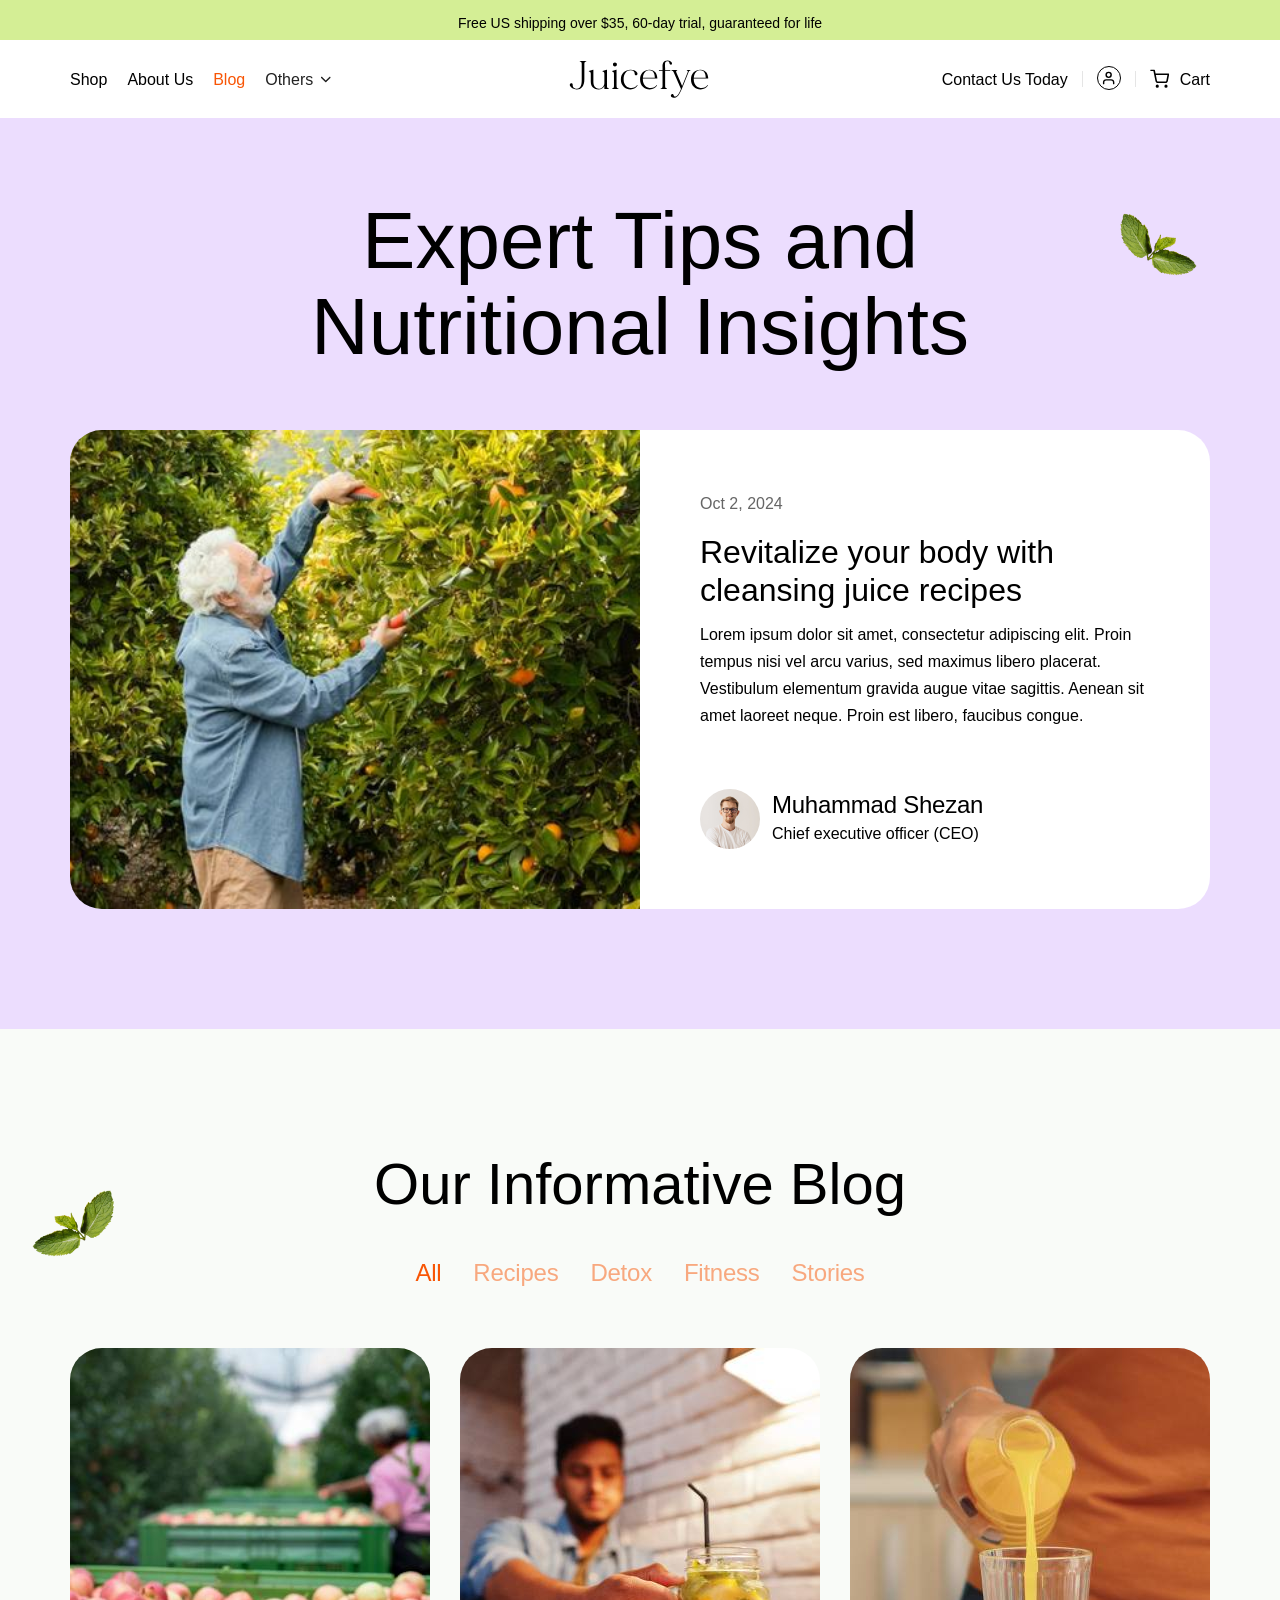
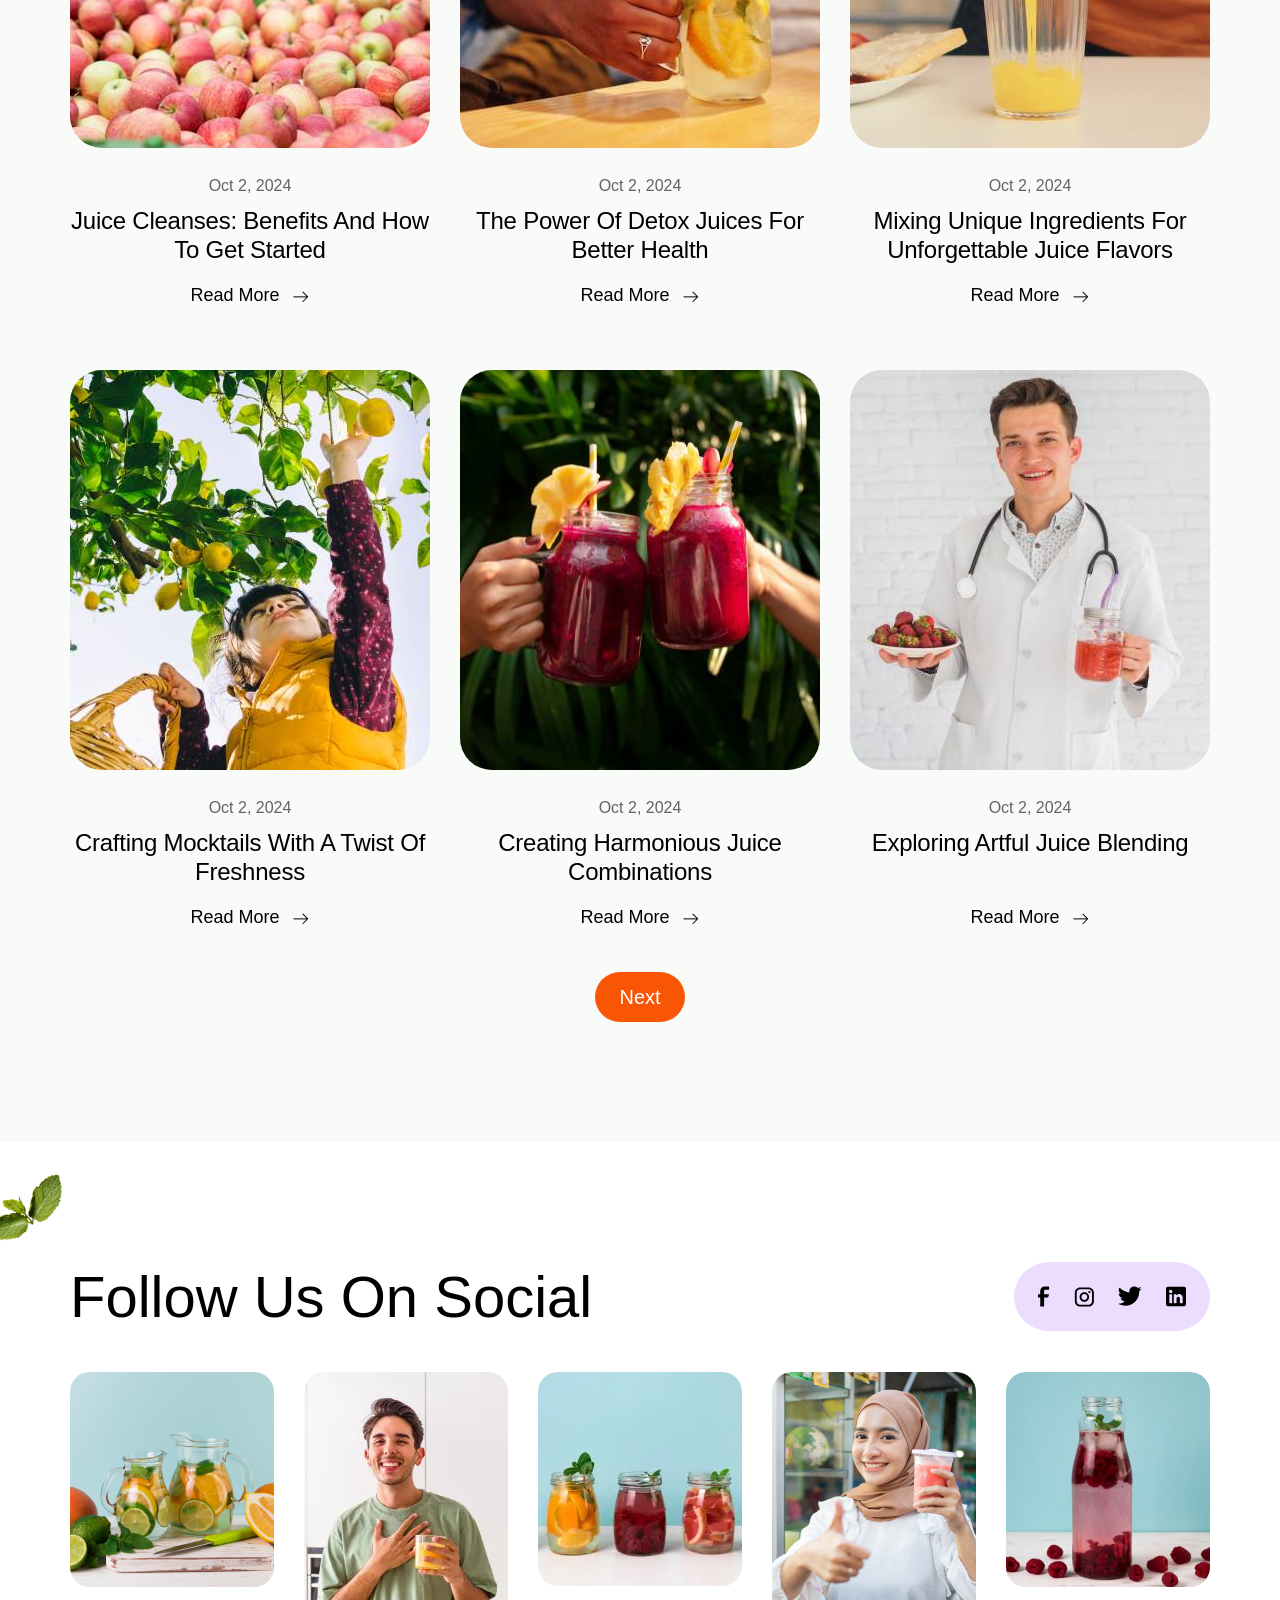
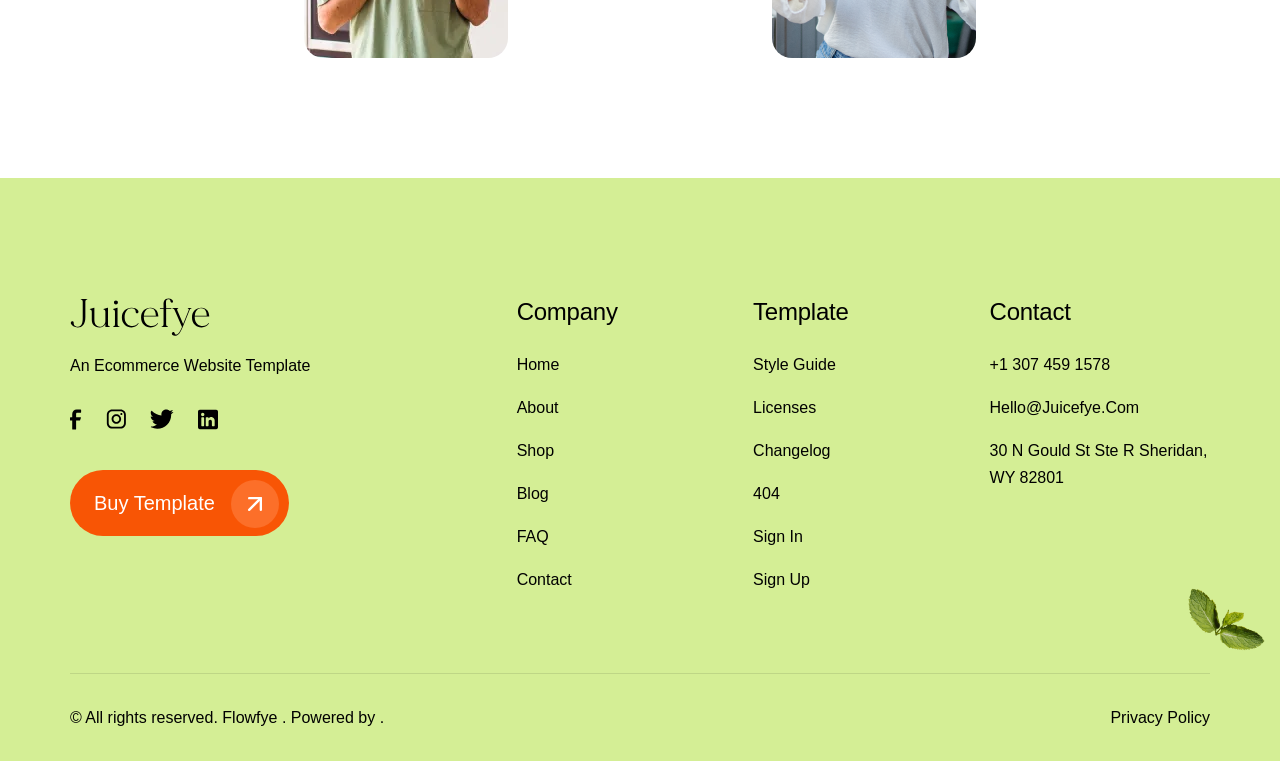
<file: blog.html>
<!DOCTYPE html><html lang="en"><head><meta charset="utf-8" /><link href="https://cdn.prod.website-files.com" rel="preconnect" /><title>
 Blog - tamjuice - Ecommerce website template
 </title><meta content="Beautifully designed Website Template for Food &amp; Drink with a distinct design and subtle animations." name="description" /><meta content="Blog - tamjuice - Ecommerce website template" property="og:title" /><meta content="Beautifully designed Website Template for Food &amp; Drink with a distinct design and subtle animations." property="og:description" /><meta content="images/open-graph.avif" property="og:image" /><meta content="Blog - tamjuice - Ecommerce website template" property="twitter:title" /><meta content="Beautifully designed Website Template for Food &amp; Drink with a distinct design and subtle animations." property="twitter:description" /><meta content="images/open-graph.avif" property="twitter:image" /><meta property="og:type" content="website" /><meta content="summary_large_image" name="twitter:card" /><meta content=" width=device-width, initial-scale=1" name="viewport" /><link href="css/tamjuice.shared.css" rel="stylesheet" type="text/css" /><link href="https://fonts.googleapis.com" rel="preconnect" /><link href="https://fonts.gstatic.com" rel="preconnect" /><link href="images/Favicon.svg" rel="shortcut icon" type="image/x-icon" /><link href="images/webclip.svg" rel="apple-touch-icon" /></head><body><div class="banner-wrap"><div class="banner-text">
 Free US shipping over $35, 60-day trial, guaranteed for life
 </div></div><div data-animation="default" data-collapse="medium" data-duration="400" data-easing="ease" data-easing2="ease" role="banner" class="navbar w-nav"><div class="nav-container"><div class="navbar-inner"><nav role="navigation" class="nav-menu w-nav-menu"><div class="nav-link-wrap"><a href="shop.html" class="nav-link w-inline-block"><div>
 Shop
 </div></a><a href="about.html" class="nav-link w-inline-block"><div>
 About us
 </div></a><a href="blog.html" aria-current="page" class="nav-link w-inline-block w--current"><div>
 Blog
 </div></a><a href="blog.html" aria-current="page" class="nav-link show-on-mobile w-inline-block w--current"><div>
 Contact us today
 </div></a><div data-hover="false" data-delay="0" class="dropdown w-dropdown"><div class="dropdown-toggle w-dropdown-toggle"><div>
 Others
 </div><div class="icon nav-dropdown-icon"><svg xmlns="http://www.w3.org/2000/svg" width="100%" viewBox="0 0 20 21" fill="none"><g clip-path="url(#clip0_1895_9125)"><path fill-rule="evenodd" clip-rule="evenodd" d="M10.2943 13.4672C10.1442 13.6172 9.94071 13.7015 9.72848 13.7015C9.51625 13.7015 9.31271 13.6172 9.16262 13.4672L4.63497 8.93953C4.55852 8.8657 4.49755 8.77738 4.4556 8.67974C4.41366 8.58209 4.39158 8.47707 4.39066 8.37079C4.38973 8.26452 4.40998 8.15913 4.45023 8.06077C4.49047 7.96241 4.5499 7.87305 4.62505 7.7979C4.70019 7.72275 4.78956 7.66332 4.88792 7.62308C4.98628 7.58283 5.09167 7.56258 5.19794 7.56351C5.30421 7.56443 5.40924 7.58651 5.50689 7.62846C5.60453 7.6704 5.69285 7.73137 5.76668 7.80782L9.72848 11.7696L13.6903 7.80782C13.8412 7.66203 14.0434 7.58135 14.2533 7.58318C14.4631 7.585 14.6638 7.66917 14.8122 7.81757C14.9606 7.96596 15.0448 8.1667 15.0466 8.37656C15.0485 8.58641 14.9678 8.78858 14.822 8.93953L10.2943 13.4672Z" fill="currentColor"></path></g><defs><clipPath id="clip0_1895_9125"><rect width="19.2087" height="19.2087" fill="currentColor" transform="translate(0.125 0.895508)"></rect></clipPath></defs></svg></div></div><nav class="dropdown-list w-dropdown-list"><div class="dropdown-list-inner"><div class="dropdown-list-top-content"><div class="dropdown-list-column"><a href="index.html" class="nav-link w-inline-block"><div>
 Home
 </div></a><a href="about.html" class="nav-link w-inline-block"><div>
 About Us
 </div></a><a href="shop.html" class="nav-link w-inline-block"><div>
 Shop
 </div></a><a href="#" class="nav-link w-inline-block"><div>
 Shop Details
 </div></a><a href="blog.html" aria-current="page" class="nav-link w-inline-block w--current"><div>
 Blog
 </div></a><a href="#" class="nav-link w-inline-block"><div>
 Blog Details
 </div></a></div><div class="dropdown-list-column"><a href="/#" class="nav-link w-inline-block"><div>
 Contact Us
 </div></a><a href="/shop-location" class="nav-link w-inline-block"><div>
 Location
 </div></a><a href="faq.html" class="nav-link w-inline-block"><div>
 FAQ
 </div></a></div><div class="dropdown-list-column"><a href="#" class="nav-link w-inline-block"><div>
 Checkout
 </div></a><a href="/privacy" class="nav-link w-inline-block"><div>
 Privacy Policy
 </div></a><a href="/404" class="nav-link w-inline-block"><div>
 404 Error
 </div></a><a href="/log-in" class="nav-link w-inline-block"><div>
 Sign in
 </div></a><a href="/sign-up" class="nav-link w-inline-block"><div>
 Sign up
 </div></a><a href="#" target="_blank" class="more-template-link w-inline-block"><div>
 More Website Templates
 </div></a></div></div><div class="dropdown-list-bottom-content"><p class="nav-copyright-text">
 © Made By
 <a href="https://www.flowfye.com/" target="_blank" class="external-link"> flowfye
</a>
 - Powered By
 <a href="#" target="_blank"></a></p><div class="social-icon-wrap"><a href="https://www.facebook.com/reestify" target="_blank" class="social-icon facebook-icon w-inline-block"><svg xmlns="http://www.w3.org/2000/svg" width="100%" viewBox="0 0 12 21" fill="none"><g clip-path="url(#clip0_1864_10523)"><path d="M10.5556 3.83333H7.22222C6.60855 3.83333 6.11111 4.3308 6.11111 4.94444V8.27778H10.5556C10.6819 8.27498 10.8018 8.33378 10.8769 8.43544C10.952 8.53711 10.9731 8.66889 10.9333 8.78889L10.1111 11.2333C10.0353 11.4577 9.82567 11.6093 9.58889 11.6111H6.11111V19.9444C6.11111 20.2512 5.86233 20.5 5.55555 20.5H2.77778C2.47096 20.5 2.22222 20.2512 2.22222 19.9444V11.6111H0.555555C0.248733 11.6111 0 11.3623 0 11.0556V8.83333C0 8.52656 0.248733 8.27778 0.555555 8.27778H2.22222V4.94444C2.22222 2.48984 4.21211 0.5 6.66667 0.5H10.5556C10.8623 0.5 11.1111 0.748733 11.1111 1.05556V3.27778C11.1111 3.5846 10.8623 3.83333 10.5556 3.83333Z" fill="currentColor"></path></g><defs><clipPath id="clip0_1864_10523"><rect width="12" height="20" fill="currentColor" transform="translate(0 0.5)"></rect></clipPath></defs></svg></a><a href="https://x.com/?lang=en" target="_blank" class="social-icon twitter-icon w-inline-block"><svg xmlns="http://www.w3.org/2000/svg" width="100%" viewBox="0 0 25 21" fill="none"><g clip-path="url(#clip0_1864_10527)"><path d="M24.2411 3.39857C23.6341 4.2084 22.9002 4.91482 22.0679 5.49055C22.0679 5.70209 22.0679 5.91363 22.0679 6.13694C22.0746 9.97858 20.5401 13.6622 17.8084 16.3621C15.0766 19.062 11.3763 20.5522 7.53683 20.4986C5.31714 20.5061 3.12587 19.9993 1.13469 19.0178C1.02732 18.9709 0.958076 18.8647 0.958482 18.7475V18.6182C0.958482 18.4494 1.09523 18.3127 1.26391 18.3127C3.44581 18.2407 5.54986 17.4842 7.27839 16.1502C5.30347 16.1104 3.52655 14.9404 2.70879 13.1415C2.66749 13.0433 2.68034 12.9305 2.74273 12.8441C2.80511 12.7577 2.908 12.7101 3.01421 12.7185C3.61443 12.7787 4.22066 12.7229 4.79977 12.5539C2.61962 12.1013 0.981475 10.2914 0.74703 8.0761C0.738704 7.96982 0.786325 7.86694 0.872704 7.80446C0.95907 7.74211 1.07171 7.72917 1.16993 7.7706C1.75498 8.02877 2.38655 8.16472 3.02596 8.17008C1.11563 6.9163 0.290494 4.53145 1.01721 2.36435C1.09223 2.15377 1.27246 1.9982 1.49166 1.95483C1.71085 1.91144 1.93671 1.98665 2.0862 2.1528C4.66407 4.89642 8.2061 6.53133 11.9654 6.71281C11.8692 6.32858 11.8219 5.93369 11.8245 5.53755C11.8597 3.46043 13.1449 1.61008 15.0785 0.852774C17.0119 0.0954789 19.2112 0.581088 20.6466 2.08228C21.6249 1.89589 22.5708 1.56726 23.4541 1.10681C23.5188 1.06642 23.6008 1.06642 23.6656 1.10681C23.7059 1.17155 23.7059 1.25362 23.6656 1.31836C23.2377 2.29807 22.515 3.11977 21.5981 3.66888C22.401 3.57577 23.1897 3.38637 23.9475 3.10477C24.0113 3.06134 24.0951 3.06134 24.1589 3.10477C24.2124 3.12921 24.2524 3.17597 24.2682 3.23258C24.284 3.2892 24.2741 3.34992 24.2411 3.39857Z" fill="currentColor"></path></g><defs><clipPath id="clip0_1864_10527"><rect width="25" height="20" fill="currentColor" transform="translate(0 0.5)"></rect></clipPath></defs></svg></a><a href="https://www.instagram.com/" target="_blank" class="social-icon w-inline-block"><svg xmlns="http://www.w3.org/2000/svg" width="100%" viewBox="0 0 21 21" fill="none"><g clip-path="url(#clip0_1864_10525)"><path fill-rule="evenodd" clip-rule="evenodd" d="M15.3214 0.5H6.43251C3.36426 0.5 0.876953 2.98731 0.876953 6.05556V14.9444C0.876953 18.0127 3.36426 20.5 6.43251 20.5H15.3214C18.3896 20.5 20.877 18.0127 20.877 14.9444V6.05556C20.877 2.98731 18.3896 0.5 15.3214 0.5ZM18.9325 14.9444C18.9264 16.9362 17.3132 18.5494 15.3214 18.5556H6.43251C4.44068 18.5494 2.8275 16.9362 2.8214 14.9444V6.05556C2.8275 4.06372 4.44068 2.45054 6.43251 2.44444H15.3214C17.3132 2.45054 18.9264 4.06372 18.9325 6.05556V14.9444ZM16.1547 6.33333C16.7684 6.33333 17.2658 5.83587 17.2658 5.22222C17.2658 4.60858 16.7684 4.11111 16.1547 4.11111C15.5411 4.11111 15.0436 4.60858 15.0436 5.22222C15.0436 5.83587 15.5411 6.33333 16.1547 6.33333ZM10.877 5.5C8.11553 5.5 5.87695 7.73858 5.87695 10.5C5.87695 13.2614 8.11553 15.5 10.877 15.5C13.6384 15.5 15.877 13.2614 15.877 10.5C15.88 9.173 15.3541 7.89952 14.4157 6.9612C13.4774 6.02288 12.204 5.49704 10.877 5.5ZM7.8214 10.5C7.8214 12.1876 9.1894 13.5556 10.877 13.5556C12.5645 13.5556 13.9325 12.1876 13.9325 10.5C13.9325 8.81244 12.5645 7.44444 10.877 7.44444C9.1894 7.44444 7.8214 8.81244 7.8214 10.5Z" fill="currentColor"></path></g><defs><clipPath id="clip0_1864_10525"><rect width="21" height="20" fill="currentColor" transform="translate(0 0.5)"></rect></clipPath></defs></svg></a></div></div></div></nav></div></div></nav><a href="index.html" class="brand-logo-wrap w-nav-brand"><img src="images/tamjuice-logo.svg" loading="lazy" width="218" alt="tamjuice-logo" class="logo-image" /></a><div class="nav-content-menu"><a href="/#" class="nav-link hide-on-landscape w-inline-block"><div>
 Contact us today
 </div></a><div class="nav-line"></div><div data-hover="false" data-delay="0" class="user-dropdown w-dropdown"><div class="user-dropdown-toggle w-dropdown-toggle"><div class="user-dropdown-icon"><svg xmlns="http://www.w3.org/2000/svg" width="100%" viewBox="0 0 17 17" fill="none"><path d="M13.4577 14.5V13.1667C13.4577 12.4594 13.1767 11.7811 12.6766 11.281C12.1765 10.781 11.4983 10.5 10.791 10.5H5.45768C4.75044 10.5 4.07216 10.781 3.57206 11.281C3.07197 11.7811 2.79102 12.4594 2.79102 13.1667V14.5" stroke="currentColor" stroke-width="1.5" stroke-linecap="round" stroke-linejoin="round"></path><path d="M8.12565 7.83333C9.59841 7.83333 10.7923 6.63943 10.7923 5.16667C10.7923 3.69391 9.59841 2.5 8.12565 2.5C6.65289 2.5 5.45898 3.69391 5.45898 5.16667C5.45898 6.63943 6.65289 7.83333 8.12565 7.83333Z" stroke="currentColor" stroke-width="1.5" stroke-linecap="round" stroke-linejoin="round"></path></svg></div></div><nav class="user-dropdown-list w-dropdown-list"><a href="/sign-up" class="user-dropdown-link w-inline-block"><div>
 Sign up
 </div></a><a href="/log-in" class="user-dropdown-link w-inline-block"><div>
 Log in
 </div></a></nav></div><div class="nav-line"></div><div data-open-product="" class="w-commerce-commercecartwrapper" data-node-type="commerce-cart-wrapper"><a class="w-commerce-commercecartopenlink cart-button w-inline-block" role="button" aria-haspopup="dialog" aria-label="Open cart" data-node-type="commerce-cart-open-link" href="#"><div class="cart-icon"><svg xmlns="http://www.w3.org/2000/svg" width="100%" viewBox="0 0 21 21" fill="none"><g clip-path="url(#clip0_2068_17433)"><path d="M7.62435 18.8334C8.08459 18.8334 8.45768 18.4603 8.45768 18.0001C8.45768 17.5398 8.08459 17.1667 7.62435 17.1667C7.16411 17.1667 6.79102 17.5398 6.79102 18.0001C6.79102 18.4603 7.16411 18.8334 7.62435 18.8334Z" stroke="currentColor" stroke-width="1.66667" stroke-linecap="round" stroke-linejoin="round"></path><path d="M16.7923 18.8334C17.2526 18.8334 17.6257 18.4603 17.6257 18.0001C17.6257 17.5398 17.2526 17.1667 16.7923 17.1667C16.3321 17.1667 15.959 17.5398 15.959 18.0001C15.959 18.4603 16.3321 18.8334 16.7923 18.8334Z" stroke="currentColor" stroke-width="1.66667" stroke-linecap="round" stroke-linejoin="round"></path><path d="M0.958984 1.3335H4.29232L6.52565 12.4918C6.60186 12.8755 6.81058 13.2201 7.11527 13.4654C7.41997 13.7107 7.80123 13.841 8.19232 13.8335H16.2923C16.6834 13.841 17.0647 13.7107 17.3694 13.4654C17.6741 13.2201 17.8828 12.8755 17.959 12.4918L19.2923 5.50016H5.12565" stroke="currentColor" stroke-width="1.66667" stroke-linecap="round" stroke-linejoin="round"></path></g><defs><clipPath id="clip0_2068_17433"><rect width="20" height="20" fill="currentColor" transform="translate(0.125 0.5)"></rect></clipPath></defs></svg></div><div class="text-block w-inline-block">
 Cart
 </div><div data-count-hide-rule="always" class="w-commerce-commercecartopenlinkcount">
 0
 </div></a><div class="w-commerce-commercecartcontainerwrapper w-commerce-commercecartcontainerwrapper--cartType-rightSidebar" data-node-type="commerce-cart-container-wrapper"><div data-node-type="commerce-cart-container" role="dialog" class="w-commerce-commercecartcontainer"><div class="w-commerce-commercecartheader cart-header"><h4 class="w-commerce-commercecartheading cart-header-title">
 Your Cart
 </h4><a class="w-commerce-commercecartcloselink close-button w-inline-block" role="button" aria-label="Close cart" data-node-type="commerce-cart-close-link"><div class="icon"><svg xmlns="http://www.w3.org/2000/svg" width="100%" viewBox="0 0 24 24" fill="none"><path d="M18 6L6 18" stroke="currentColor" stroke-width="2" stroke-linecap="round" stroke-linejoin="round"></path><path d="M6 6L18 18" stroke="currentColor" stroke-width="2" stroke-linecap="round" stroke-linejoin="round"></path></svg></div></a></div><div class="w-commerce-commercecartformwrapper cart-form-wrapper"><form class="w-commerce-commercecartform" data-node-type="commerce-cart-form"><div class="w-commerce-commercecartlist cart-list"><div class="w-commerce-commercecartitem cart-item"><a href="#" class="cart-image-wrap w-inline-block"><img src="images/placeholder.60f9b1840c.svg" alt="" class="w-commerce-commercecartitemimage cart-image w-dyn-bind-empty" /></a><div class="cart-item-info"><div class="w-commerce-commercecartiteminfo cart-item-info-inner"><div class="w-commerce-commercecartproductname cart-item-name w-dyn-bind-empty"></div><div class="cart-item-price"><div>
 Shop this classic Juice -
 </div><div>
 $ 0.00 USD
 </div></div><ul class="w-commerce-commercecartoptionlist"><li><span></span><span> :
</span><span></span></li></ul><input aria-label="Update quantity" class="w-commerce-commercecartquantity cart-quantity" required="" pattern="^[0-9]+$" inputmode="numeric" type="number" name="quantity" autocomplete="off" data-commerce-sku-id="" value="1" /></div><a href="#" role="button" class="remove-button w-inline-block" data-commerce-sku-id="" aria-label="Remove item from cart"></a></div></div></div><div class="w-commerce-commercecartfooter cart-footer"><div aria-atomic="true" aria-live="polite" class="w-commerce-commercecartlineitem cart-line-item"><div>
 Subtotal
 </div><div class="w-commerce-commercecartordervalue"></div></div><div><div data-node-type="commerce-cart-quick-checkout-actions"><a data-node-type="commerce-cart-apple-pay-button" role="button" aria-label="Apple Pay" aria-haspopup="dialog" class="w-commerce-commercecartapplepaybutton apple-pay" tabindex="0"><div></div></a><a data-node-type="commerce-cart-quick-checkout-button" role="button" tabindex="0" aria-haspopup="dialog" class="w-commerce-commercecartquickcheckoutbutton pay-with-browser"><svg class="w-commerce-commercequickcheckoutgoogleicon" xmlns="http://www.w3.org/2000/svg" xlink="http://www.w3.org/1999/xlink" width="16" height="16" viewBox="0 0 16 16"><defs><polygon id="google-mark-a" points="0 .329 3.494 .329 3.494 7.649 0 7.649"></polygon><polygon id="google-mark-c" points=".894 0 13.169 0 13.169 6.443 .894 6.443"></polygon></defs><g fill="none" fill-rule="evenodd"><path fill="#4285F4" d="M10.5967,12.0469 L10.5967,14.0649 L13.1167,14.0649 C14.6047,12.6759 15.4577,10.6209 15.4577,8.1779 C15.4577,7.6339 15.4137,7.0889 15.3257,6.5559 L7.8887,6.5559 L7.8887,9.6329 L12.1507,9.6329 C11.9767,10.6119 11.4147,11.4899 10.5967,12.0469"></path><path fill="#34A853" d="M7.8887,16 C10.0137,16 11.8107,15.289 13.1147,14.067 C13.1147,14.066 13.1157,14.065 13.1167,14.064 L10.5967,12.047 C10.5877,12.053 10.5807,12.061 10.5727,12.067 C9.8607,12.556 8.9507,12.833 7.8887,12.833 C5.8577,12.833 4.1387,11.457 3.4937,9.605 L0.8747,9.605 L0.8747,11.648 C2.2197,14.319 4.9287,16 7.8887,16"></path><g transform="translate(0 4)"><mask id="google-mark-b" fill="#fff"><use href="#google-mark-a"></use></mask><path fill="#FBBC04" d="M3.4639,5.5337 C3.1369,4.5477 3.1359,3.4727 3.4609,2.4757 L3.4639,2.4777 C3.4679,2.4657 3.4749,2.4547 3.4789,2.4427 L3.4939,0.3287 L0.8939,0.3287 C0.8799,0.3577 0.8599,0.3827 0.8459,0.4117 C-0.2821,2.6667 -0.2821,5.3337 0.8459,7.5887 L0.8459,7.5997 C0.8549,7.6167 0.8659,7.6317 0.8749,7.6487 L3.4939,5.6057 C3.4849,5.5807 3.4729,5.5587 3.4639,5.5337" mask="url(#google-mark-b)"></path></g><mask id="google-mark-d" fill="#fff"><use href="#google-mark-c"></use></mask><path fill="#EA4335" d="M0.894,4.3291 L3.478,6.4431 C4.113,4.5611 5.843,3.1671 7.889,3.1671 C9.018,3.1451 10.102,3.5781 10.912,4.3671 L13.169,2.0781 C11.733,0.7231 9.85,-0.0219 7.889,0.0001 C4.941,0.0001 2.245,1.6791 0.894,4.3291" mask="url(#google-mark-d)"></path></g></svg><svg class="w-commerce-commercequickcheckoutmicrosofticon" xmlns="http://www.w3.org/2000/svg" width="16" height="16" viewBox="0 0 16 16"><g fill="none" fill-rule="evenodd"><polygon fill="#F05022" points="7 7 1 7 1 1 7 1"></polygon><polygon fill="#7DB902" points="15 7 9 7 9 1 15 1"></polygon><polygon fill="#00A4EE" points="7 15 1 15 1 9 7 9"></polygon><polygon fill="#FFB700" points="15 15 9 15 9 9 15 9"></polygon></g></svg><div>
 Pay with browser.
 </div></a></div><a href="/checkout" value="Checkout" class="w-commerce-commercecartcheckoutbutton checkout-button" data-loading-text="Hang Tight..." data-node-type="cart-checkout-button"> Checkout
</a></div></div></form><div class="w-commerce-commercecartemptystate"><div aria-label="This cart is empty" aria-live="polite">
 No items found.
 </div></div><div aria-live="assertive" data-node-type="commerce-cart-error" class="w-commerce-commercecarterrorstate error-message cart-error-message"><div class="w-cart-error-msg">
 Product is not available in this quantity.
 </div></div></div></div></div></div><div class="menu-icon w-nav-button"><div class="menu-icon-line-top"></div><div class="menu-icon-line-middle"><div class="menu-icon-line-middle-inner"></div></div><div class="menu-icon-line-bottom"></div></div></div></div></div></div><header class="section-blog-hero"><div class="container-main"><div class="section-component"><div class="blog-hero-element"><img src="images/leaf-image.png" loading="lazy" alt="Leaf image" class="blog-hero-leaf" /><div class="blog-hero-title"><h1  class="text-align-center">
 Expert Tips and Nutritional Insights
 </h1></div><div  class="blog-page-feature-wrap"><div class="w-dyn-list"><div role="list" class="w-dyn-items"><div role="listitem" class="w-dyn-item"><div class="feature-blog-item"><a aria-label="Feature blog description link" href="/post/revitalize-your-body-with-cleansing-juice-recipes" class="feature-blog-image-wrap w-inline-block"><img src="images/Senior_man_harvesting_orange_trees_1__1_.jpg" loading="lazy" alt="Revitalize your body with cleansing juice recipes" sizes="(max-width: 479px) 100vw, (max-width: 767px) 94vw, (max-width: 1439px) 48vw, 570px" srcset="images/Senior_man_harvesting_orange_trees_1__1_-p-500.jpg 500w, images/Senior_man_harvesting_orange_trees_1__1_-p-800.jpg 800w, images/Senior_man_harvesting_orange_trees_1__1_.jpg 1140w" class="feature-image" /></a><div class="feature-blog-content"><div class="blog-info"><div class="blog-mute-text">
 Oct 2, 2024
 </div><a href="/post/revitalize-your-body-with-cleansing-juice-recipes" class="blog-title w-inline-block"><h2 aria-label="Feature blog description link" class="sub-heading-regular">
 Revitalize your body with cleansing juice recipes
 </h2></a><p>
 Lorem ipsum dolor sit amet, consectetur adipiscing elit. Proin tempus nisi vel arcu varius, sed maximus libero placerat. Vestibulum elementum gravida augue vitae sagittis. Aenean sit amet laoreet neque. Proin est libero, faucibus congue.
 </p></div><div class="blog-author-info"><img loading="lazy" src="images/Inside_portrait_of_confident_young_man_in_white_clothes_posing__w_1__1_.png" alt="" class="author-image" /><div class="author-name-wrap"><h3 class="blog-author-name">
 Muhammad Shezan
 </h3><div class="blog-author-role-text">
 Chief executive officer (CEO)
 </div></div></div></div></div></div></div></div></div></div></div></div></header><section class="section-informative-blog"><div class="container-main"><div class="section-component"><h2  class="text-align-center">
 Our Informative Blog
 </h2><div class="informative-blog-wrapper"><div data-current="All" data-easing="ease" data-duration-in="300" data-duration-out="100" class="informative-blog-tab w-tabs"><div  class="blog-tab-menu w-tab-menu"><a class="blog-category w-inline-block w-tab-link w--current"><div>
 All
 </div></a><a class="blog-category w-inline-block w-tab-link"><div>
 Recipes
 </div></a><a class="blog-category w-inline-block w-tab-link"><div>
 Detox
 </div></a><a class="blog-category w-inline-block w-tab-link"><div>
 Fitness
 </div></a><a class="blog-category w-inline-block w-tab-link"><div>
 Stories
 </div></a></div><div class="blog-tabs-menu w-tab-content"><div class="blog-tab-pane w-tab-pane w--tab-active"><div class="w-dyn-list"><div role="list" class="blog-collection-list w-dyn-items"><div role="listitem" class="w-dyn-item"><a href="/post/juice-cleanses-benefits-and-how-to-get-started" class="feature-blog-post-wrap w-inline-block"><div class="blog-image-wrapper"><img alt="Juice cleanses: benefits and how to get started" loading="lazy" src="images/People_working_in_an_apple_orchard_picking_fruit_and_placing_them_1__1___1_.jpg" class="feature-blog-image" /></div><div class="feature-blog-content-wrap"><div class="blog-mute-text">
 Oct 2, 2024
 </div><div class="feature-blog-title-wrap align-center"><h3 class="blog-heading">
 Juice cleanses: benefits and how to get started
 </h3></div><div class="feature-blog-link-wrap"><div class="read-more-button-text">
 Read More
 </div><img src="images/read-more-icon.png" loading="lazy" alt="read more button icon" class="read-more-button-icon" /><div class="on-hover-line"></div></div></div></a></div><div role="listitem" class="w-dyn-item"><a href="/post/the-power-of-detox-juices-for-better-health" class="feature-blog-post-wrap w-inline-block"><div class="blog-image-wrapper"><img alt="The power of detox juices for better health" loading="lazy" src="images/Portrait_of_handsome_successful_bearded_south_asian_young_indian_1__2_.jpg" class="feature-blog-image" /></div><div class="feature-blog-content-wrap"><div class="blog-mute-text">
 Oct 2, 2024
 </div><div class="feature-blog-title-wrap align-center"><h3 class="blog-heading">
 The power of detox juices for better health
 </h3></div><div class="feature-blog-link-wrap"><div class="read-more-button-text">
 Read More
 </div><img src="images/read-more-icon.png" loading="lazy" alt="read more button icon" class="read-more-button-icon" /><div class="on-hover-line"></div></div></div></a></div><div role="listitem" class="w-dyn-item"><a href="/post/mixing-unique-ingredients-for-unforgettable-juice-flavors" class="feature-blog-post-wrap w-inline-block"><div class="blog-image-wrapper"><img alt="Mixing unique ingredients for unforgettable juice flavors" loading="lazy" src="images/Woman_pouring_fresh_juice_in_glass_for_breakfast_in_kitchen_1__2___1_.jpg" class="feature-blog-image" /></div><div class="feature-blog-content-wrap"><div class="blog-mute-text">
 Oct 2, 2024
 </div><div class="feature-blog-title-wrap align-center"><h3 class="blog-heading">
 Mixing unique ingredients for unforgettable juice flavors
 </h3></div><div class="feature-blog-link-wrap"><div class="read-more-button-text">
 Read More
 </div><img src="images/read-more-icon.png" loading="lazy" alt="read more button icon" class="read-more-button-icon" /><div class="on-hover-line"></div></div></div></a></div><div role="listitem" class="w-dyn-item"><a href="/post/crafting-mocktails-with-a-twist-of-freshness" class="feature-blog-post-wrap w-inline-block"><div class="blog-image-wrapper"><img alt="Crafting mocktails with a twist of freshness" loading="lazy" src="images/Girl_with_basket_picking_lemons_1__3_.jpg" class="feature-blog-image" /></div><div class="feature-blog-content-wrap"><div class="blog-mute-text">
 Oct 2, 2024
 </div><div class="feature-blog-title-wrap align-center"><h3 class="blog-heading">
 Crafting mocktails with a twist of freshness
 </h3></div><div class="feature-blog-link-wrap"><div class="read-more-button-text">
 Read More
 </div><img src="images/read-more-icon.png" loading="lazy" alt="read more button icon" class="read-more-button-icon" /><div class="on-hover-line"></div></div></div></a></div><div role="listitem" class="w-dyn-item"><a href="/post/creating-harmonious-juice-combinations" class="feature-blog-post-wrap w-inline-block"><div class="blog-image-wrapper"><img alt="Creating harmonious juice combinations" loading="lazy" src="images/Glass_jars_outdoors_with_dragon_fruit_juice_3__3_.jpg" class="feature-blog-image" /></div><div class="feature-blog-content-wrap"><div class="blog-mute-text">
 Oct 2, 2024
 </div><div class="feature-blog-title-wrap align-center"><h3 class="blog-heading">
 Creating harmonious juice combinations
 </h3></div><div class="feature-blog-link-wrap"><div class="read-more-button-text">
 Read More
 </div><img src="images/read-more-icon.png" loading="lazy" alt="read more button icon" class="read-more-button-icon" /><div class="on-hover-line"></div></div></div></a></div><div role="listitem" class="w-dyn-item"><a href="/post/exploring-artful-juice-blending" class="feature-blog-post-wrap w-inline-block"><div class="blog-image-wrapper"><img alt=" Exploring artful juice blending" loading="lazy" src="images/Portrait_of_male_doctor_holding_strawberry_fruits_and_smoothie_1__3_.jpg" class="feature-blog-image" /></div><div class="feature-blog-content-wrap"><div class="blog-mute-text">
 Oct 2, 2024
 </div><div class="feature-blog-title-wrap align-center"><h3 class="blog-heading">
 Exploring artful juice blending
 </h3></div><div class="feature-blog-link-wrap"><div class="read-more-button-text">
 Read More
 </div><img src="images/read-more-icon.png" loading="lazy" alt="read more button icon" class="read-more-button-icon" /><div class="on-hover-line"></div></div></div></a></div></div><div role="navigation" aria-label="List" class="w-pagination-wrapper pagination"><a href="?87b5481f_page=2" aria-label="Next Page" class="w-pagination-next pagination-btn"><div class="w-inline-block">
 Next
 </div><svg class="w-pagination-next-icon pagination-icon" height="12px" width="12px" xmlns="http://www.w3.org/2000/svg" viewBox="0 0 12 12" transform="translate(0, 1)"><path fill="none" stroke="currentColor" fill-rule="evenodd" d="M4 2l4 4-4 4"></path></svg></a><link rel="prerender" href="?87b5481f_page=2" /></div></div></div><div class="blog-tab-pane w-tab-pane"><div class="w-dyn-list"><div role="list" class="blog-collection-list w-dyn-items"><div role="listitem" class="w-dyn-item"><a href="/post/juice-cleanses-benefits-and-how-to-get-started" class="feature-blog-post-wrap w-inline-block"><div class="blog-image-wrapper"><img loading="lazy" src="images/People_working_in_an_apple_orchard_picking_fruit_and_placing_them_1__1___1_.jpg" alt="" class="feature-blog-image" /></div><div class="feature-blog-content-wrap"><div class="blog-mute-text">
 Oct 2, 2024
 </div><div class="feature-blog-title-wrap align-center"><h3 class="blog-heading">
 Juice cleanses: benefits and how to get started
 </h3></div><div class="feature-blog-link-wrap"><div class="read-more-button">
 Read More
 </div><img loading="lazy" src="images/read-more-icon.png" alt="read more button icon" class="read-more-button-icon" /></div></div></a></div><div role="listitem" class="w-dyn-item"><a href="/post/exploring-artful-juice-blending" class="feature-blog-post-wrap w-inline-block"><div class="blog-image-wrapper"><img loading="lazy" src="images/Portrait_of_male_doctor_holding_strawberry_fruits_and_smoothie_1__3_.jpg" alt="" class="feature-blog-image" /></div><div class="feature-blog-content-wrap"><div class="blog-mute-text">
 Oct 2, 2024
 </div><div class="feature-blog-title-wrap align-center"><h3 class="blog-heading">
 Exploring artful juice blending
 </h3></div><div class="feature-blog-link-wrap"><div class="read-more-button">
 Read More
 </div><img loading="lazy" src="images/read-more-icon.png" alt="read more button icon" class="read-more-button-icon" /></div></div></a></div><div role="listitem" class="w-dyn-item"><a href="/post/revitalize-your-body-with-cleansing-juice-recipes" class="feature-blog-post-wrap w-inline-block"><div class="blog-image-wrapper"><img loading="lazy" src="images/Senior_man_harvesting_orange_trees_1__2___1_.jpg" alt="" class="feature-blog-image" /></div><div class="feature-blog-content-wrap"><div class="blog-mute-text">
 Oct 2, 2024
 </div><div class="feature-blog-title-wrap align-center"><h3 class="blog-heading">
 Revitalize your body with cleansing juice recipes
 </h3></div><div class="feature-blog-link-wrap"><div class="read-more-button">
 Read More
 </div><img loading="lazy" src="images/read-more-icon.png" alt="read more button icon" class="read-more-button-icon" /></div></div></a></div></div><div role="navigation" aria-label="List" class="w-pagination-wrapper pagination"></div></div></div><div class="blog-tab-pane w-tab-pane"><div class="w-dyn-list"><div role="list" class="blog-collection-list w-dyn-items"><div role="listitem" class="w-dyn-item"><a href="/post/crafting-mocktails-with-a-twist-of-freshness" class="feature-blog-post-wrap w-inline-block"><div class="blog-image-wrapper"><img loading="lazy" src="images/Girl_with_basket_picking_lemons_1__3_.jpg" alt="" class="feature-blog-image" /></div><div class="feature-blog-content-wrap"><div class="blog-mute-text">
 Oct 2, 2024
 </div><div class="feature-blog-title-wrap align-center"><h3 class="blog-heading">
 Crafting mocktails with a twist of freshness
 </h3></div><div class="feature-blog-link-wrap"><div class="read-more-button">
 Read More
 </div><img loading="lazy" src="images/read-more-icon.png" alt="read more button icon" class="read-more-button-icon" /></div></div></a></div></div><div role="navigation" aria-label="List" class="w-pagination-wrapper pagination"></div></div></div><div class="blog-tab-pane w-tab-pane"><div class="w-dyn-list"><div role="list" class="blog-collection-list w-dyn-items"><div role="listitem" class="w-dyn-item"><a href="/post/mixing-unique-ingredients-for-unforgettable-juice-flavors" class="feature-blog-post-wrap w-inline-block"><div class="blog-image-wrapper"><img loading="lazy" src="images/Woman_pouring_fresh_juice_in_glass_for_breakfast_in_kitchen_1__2___1_.jpg" alt="" class="feature-blog-image" /></div><div class="feature-blog-content-wrap"><div class="blog-mute-text">
 Oct 2, 2024
 </div><div class="feature-blog-title-wrap align-center"><h3 class="blog-heading">
 Mixing unique ingredients for unforgettable juice flavors
 </h3></div><div class="feature-blog-link-wrap"><div class="read-more-button">
 Read More
 </div><img loading="lazy" src="images/read-more-icon.png" alt="read more button icon" class="read-more-button-icon" /></div></div></a></div><div role="listitem" class="w-dyn-item"><a href="/post/creating-harmonious-juice-combinations" class="feature-blog-post-wrap w-inline-block"><div class="blog-image-wrapper"><img loading="lazy" src="images/Glass_jars_outdoors_with_dragon_fruit_juice_3__3_.jpg" alt="" class="feature-blog-image" /></div><div class="feature-blog-content-wrap"><div class="blog-mute-text">
 Oct 2, 2024
 </div><div class="feature-blog-title-wrap align-center"><h3 class="blog-heading">
 Creating harmonious juice combinations
 </h3></div><div class="feature-blog-link-wrap"><div class="read-more-button">
 Read More
 </div><img loading="lazy" src="images/read-more-icon.png" alt="read more button icon" class="read-more-button-icon" /></div></div></a></div></div><div role="navigation" aria-label="List" class="w-pagination-wrapper pagination"></div></div></div><div class="blog-tab-pane w-tab-pane"><div class="w-dyn-list"><div role="list" class="blog-collection-list w-dyn-items"><div role="listitem" class="w-dyn-item"><a href="/post/the-power-of-detox-juices-for-better-health" class="feature-blog-post-wrap w-inline-block"><div class="blog-image-wrapper"><img loading="lazy" src="images/Portrait_of_handsome_successful_bearded_south_asian_young_indian_1__2_.jpg" alt="" class="feature-blog-image" /></div><div class="feature-blog-content-wrap"><div class="blog-mute-text">
 Oct 2, 2024
 </div><div class="feature-blog-title-wrap align-center"><h3 class="blog-heading">
 The power of detox juices for better health
 </h3></div><div class="feature-blog-link-wrap"><div class="read-more-button">
 Read More
 </div><img loading="lazy" src="images/read-more-icon.png" alt="read more button icon" class="read-more-button-icon" /></div></div></a></div></div><div role="navigation" aria-label="List" class="w-pagination-wrapper pagination"></div></div></div></div></div><img src="images/leaf-2-image.png" loading="lazy" alt="" class="informative-blog-leaf" /></div></div></div></section><section class="section-social-media-posts"><div class="container-main"><div class="section-component"><div class="social-media-top"><h2 id="w-node-f38d05ed-692e-5016-5e46-c8d8ff9ba267-ff9ba263">
 Follow us on social
 </h2><div id="w-node-f38d05ed-692e-5016-5e46-c8d8ff9ba269-ff9ba263" class="share-social-post-wrap"><div class="share-social-post"><div class="social-icon-wrap"><a href="https://www.facebook.com/reestify" target="_blank" class="social-icon facebook-icon w-inline-block"><svg xmlns="http://www.w3.org/2000/svg" width="100%" viewBox="0 0 12 21" fill="none"><g clip-path="url(#clip0_1864_10523)"><path d="M10.5556 3.83333H7.22222C6.60855 3.83333 6.11111 4.3308 6.11111 4.94444V8.27778H10.5556C10.6819 8.27498 10.8018 8.33378 10.8769 8.43544C10.952 8.53711 10.9731 8.66889 10.9333 8.78889L10.1111 11.2333C10.0353 11.4577 9.82567 11.6093 9.58889 11.6111H6.11111V19.9444C6.11111 20.2512 5.86233 20.5 5.55555 20.5H2.77778C2.47096 20.5 2.22222 20.2512 2.22222 19.9444V11.6111H0.555555C0.248733 11.6111 0 11.3623 0 11.0556V8.83333C0 8.52656 0.248733 8.27778 0.555555 8.27778H2.22222V4.94444C2.22222 2.48984 4.21211 0.5 6.66667 0.5H10.5556C10.8623 0.5 11.1111 0.748733 11.1111 1.05556V3.27778C11.1111 3.5846 10.8623 3.83333 10.5556 3.83333Z" fill="currentColor"></path></g><defs><clipPath id="clip0_1864_10523"><rect width="12" height="20" fill="currentColor" transform="translate(0 0.5)"></rect></clipPath></defs></svg></a><a href="https://www.instagram.com/" target="_blank" class="social-icon w-inline-block"><svg xmlns="http://www.w3.org/2000/svg" width="100%" viewBox="0 0 21 21" fill="none"><g clip-path="url(#clip0_1864_10525)"><path fill-rule="evenodd" clip-rule="evenodd" d="M15.3214 0.5H6.43251C3.36426 0.5 0.876953 2.98731 0.876953 6.05556V14.9444C0.876953 18.0127 3.36426 20.5 6.43251 20.5H15.3214C18.3896 20.5 20.877 18.0127 20.877 14.9444V6.05556C20.877 2.98731 18.3896 0.5 15.3214 0.5ZM18.9325 14.9444C18.9264 16.9362 17.3132 18.5494 15.3214 18.5556H6.43251C4.44068 18.5494 2.8275 16.9362 2.8214 14.9444V6.05556C2.8275 4.06372 4.44068 2.45054 6.43251 2.44444H15.3214C17.3132 2.45054 18.9264 4.06372 18.9325 6.05556V14.9444ZM16.1547 6.33333C16.7684 6.33333 17.2658 5.83587 17.2658 5.22222C17.2658 4.60858 16.7684 4.11111 16.1547 4.11111C15.5411 4.11111 15.0436 4.60858 15.0436 5.22222C15.0436 5.83587 15.5411 6.33333 16.1547 6.33333ZM10.877 5.5C8.11553 5.5 5.87695 7.73858 5.87695 10.5C5.87695 13.2614 8.11553 15.5 10.877 15.5C13.6384 15.5 15.877 13.2614 15.877 10.5C15.88 9.173 15.3541 7.89952 14.4157 6.9612C13.4774 6.02288 12.204 5.49704 10.877 5.5ZM7.8214 10.5C7.8214 12.1876 9.1894 13.5556 10.877 13.5556C12.5645 13.5556 13.9325 12.1876 13.9325 10.5C13.9325 8.81244 12.5645 7.44444 10.877 7.44444C9.1894 7.44444 7.8214 8.81244 7.8214 10.5Z" fill="currentColor"></path></g><defs><clipPath id="clip0_1864_10525"><rect width="21" height="20" fill="currentColor" transform="translate(0 0.5)"></rect></clipPath></defs></svg></a><a href="https://x.com/?lang=en" target="_blank" class="social-icon twitter-icon w-inline-block"><svg xmlns="http://www.w3.org/2000/svg" width="100%" viewBox="0 0 25 21" fill="none"><g clip-path="url(#clip0_1864_10527)"><path d="M24.2411 3.39857C23.6341 4.2084 22.9002 4.91482 22.0679 5.49055C22.0679 5.70209 22.0679 5.91363 22.0679 6.13694C22.0746 9.97858 20.5401 13.6622 17.8084 16.3621C15.0766 19.062 11.3763 20.5522 7.53683 20.4986C5.31714 20.5061 3.12587 19.9993 1.13469 19.0178C1.02732 18.9709 0.958076 18.8647 0.958482 18.7475V18.6182C0.958482 18.4494 1.09523 18.3127 1.26391 18.3127C3.44581 18.2407 5.54986 17.4842 7.27839 16.1502C5.30347 16.1104 3.52655 14.9404 2.70879 13.1415C2.66749 13.0433 2.68034 12.9305 2.74273 12.8441C2.80511 12.7577 2.908 12.7101 3.01421 12.7185C3.61443 12.7787 4.22066 12.7229 4.79977 12.5539C2.61962 12.1013 0.981475 10.2914 0.74703 8.0761C0.738704 7.96982 0.786325 7.86694 0.872704 7.80446C0.95907 7.74211 1.07171 7.72917 1.16993 7.7706C1.75498 8.02877 2.38655 8.16472 3.02596 8.17008C1.11563 6.9163 0.290494 4.53145 1.01721 2.36435C1.09223 2.15377 1.27246 1.9982 1.49166 1.95483C1.71085 1.91144 1.93671 1.98665 2.0862 2.1528C4.66407 4.89642 8.2061 6.53133 11.9654 6.71281C11.8692 6.32858 11.8219 5.93369 11.8245 5.53755C11.8597 3.46043 13.1449 1.61008 15.0785 0.852774C17.0119 0.0954789 19.2112 0.581088 20.6466 2.08228C21.6249 1.89589 22.5708 1.56726 23.4541 1.10681C23.5188 1.06642 23.6008 1.06642 23.6656 1.10681C23.7059 1.17155 23.7059 1.25362 23.6656 1.31836C23.2377 2.29807 22.515 3.11977 21.5981 3.66888C22.401 3.57577 23.1897 3.38637 23.9475 3.10477C24.0113 3.06134 24.0951 3.06134 24.1589 3.10477C24.2124 3.12921 24.2524 3.17597 24.2682 3.23258C24.284 3.2892 24.2741 3.34992 24.2411 3.39857Z" fill="currentColor"></path></g><defs><clipPath id="clip0_1864_10527"><rect width="25" height="20" fill="currentColor" transform="translate(0 0.5)"></rect></clipPath></defs></svg></a><a href="https://www.linkedin.com/company/reestify/" target="_blank" class="social-icon w-inline-block"><svg xmlns="http://www.w3.org/2000/svg" width="100%" viewBox="0 0 20 21" fill="none"><g clip-path="url(#clip0_1864_10529)"><path fill-rule="evenodd" clip-rule="evenodd" d="M2.22222 0.5H17.7778C19.0051 0.5 20 1.49492 20 2.72222V18.2778C20 19.5051 19.0051 20.5 17.7778 20.5H2.22222C0.994922 20.5 0 19.5051 0 18.2778V2.72222C0 1.49492 0.994922 0.5 2.22222 0.5ZM5.55556 17.1667C5.86238 17.1667 6.11111 16.9179 6.11111 16.6111V8.83333C6.11111 8.52656 5.86238 8.27778 5.55556 8.27778H3.88889C3.58207 8.27778 3.33333 8.52656 3.33333 8.83333V16.6111C3.33333 16.9179 3.58207 17.1667 3.88889 17.1667H5.55556ZM4.72222 7.16667C3.80174 7.16667 3.05556 6.42048 3.05556 5.5C3.05556 4.57952 3.80174 3.83333 4.72222 3.83333C5.6427 3.83333 6.38889 4.57952 6.38889 5.5C6.38889 6.42048 5.6427 7.16667 4.72222 7.16667ZM16.1111 17.1667C16.4179 17.1667 16.6667 16.9179 16.6667 16.6111V11.5C16.7028 9.73422 15.3973 8.22724 13.6444 8.01111C12.4189 7.89917 11.2314 8.47156 10.5556 9.5V8.83333C10.5556 8.52656 10.3068 8.27778 10 8.27778H8.33333C8.02656 8.27778 7.77778 8.52656 7.77778 8.83333V16.6111C7.77778 16.9179 8.02656 17.1667 8.33333 17.1667H10C10.3068 17.1667 10.5556 16.9179 10.5556 16.6111V12.4444C10.5556 11.524 11.3018 10.7778 12.2222 10.7778C13.1427 10.7778 13.8889 11.524 13.8889 12.4444V16.6111C13.8889 16.9179 14.1377 17.1667 14.4444 17.1667H16.1111Z" fill="currentColor"></path></g><defs><clipPath id="clip0_1864_10529"><rect width="20" height="20" fill="currentColor" transform="translate(0 0.5)"></rect></clipPath></defs></svg></a></div></div></div><img src="images/leaf-2-image.png" loading="lazy" id="w-node-f38d05ed-692e-5016-5e46-c8d8ff9ba277-ff9ba263" alt="" class="social-leaf-image" /></div><div class="social-post-list"><div class="social-post-item"><a href="https://www.facebook.com/" target="_blank" class="social-post-link-small w-inline-block"><img src="images/social-post-5.png" loading="lazy" alt="Social post image" class="social-post-image" /></a><a href="https://www.facebook.com/" target="_blank" class="social-post-link-item w-inline-block"><img src="images/social-post-4.webp" loading="lazy" alt="Social post image" class="social-post-image" /></a><a href="https://www.facebook.com/" target="_blank" class="social-post-link-small w-inline-block"><img src="images/social-post-3.webp" loading="lazy" alt="Social post image" class="social-post-image" /></a><a href="https://www.facebook.com/" target="_blank" class="social-post-link-item w-inline-block"><img src="images/social-post-2.png" loading="lazy" alt="Social post image" class="social-post-image" /></a><a href="https://www.facebook.com/" target="_blank" class="social-post-link-small w-inline-block"><img src="images/social-post-1.png" loading="lazy" alt="Social post image" class="social-post-image" /></a><a href="https://www.facebook.com/" target="_blank" class="social-post-link-item w-inline-block"><img src="images/social-post-2.png" loading="lazy" alt="Social post image" class="social-post-image" /></a></div><div class="social-post-item"><a href="https://www.facebook.com/" target="_blank" class="social-post-link-small w-inline-block"><img src="images/social-post-5.png" loading="lazy" alt="Social post image" class="social-post-image" /></a><a href="https://www.facebook.com/" target="_blank" class="social-post-link-item w-inline-block"><img src="images/social-post-4.webp" loading="lazy" alt="Social post image" class="social-post-image" /></a><a href="https://www.facebook.com/" target="_blank" class="social-post-link-small w-inline-block"><img src="images/social-post-3.webp" loading="lazy" alt="Social post image" class="social-post-image" /></a><a href="https://www.facebook.com/" target="_blank" class="social-post-link-item w-inline-block"><img src="images/social-post-2.png" loading="lazy" alt="Social post image" class="social-post-image" /></a><a href="https://www.facebook.com/" target="_blank" class="social-post-link-small w-inline-block"><img src="images/social-post-1.png" loading="lazy" alt="Social post image" class="social-post-image" /></a><a href="https://www.facebook.com/" target="_blank" class="social-post-link-item w-inline-block"><img src="images/social-post-2.png" loading="lazy" alt="Social post image" class="social-post-image" /></a></div></div></div></div></section><footer class="footer"><div class="container-main"><div class="footer-component"><div class="footer-top-element"><div id="w-node-_244eaa87-9f80-a11d-be00-b1771cc4bd87-314b191c" class="footer-top-element-inner"><div class="footer-top-left-element"><a href="#" class="footer-logo-wrap w-inline-block"><img src="images/Juicefye-logo.svg" loading="lazy" alt="Juicefye-logo" class="brand-logo" /></a><div class="footer-para-wrap"><p>
 An Ecommerce Website Template
 </p></div><div class="social-icon-wrap footer-social-icon-wrap"><a href="https://www.facebook.com/reestify" target="_blank" class="social-icon facebook-icon w-inline-block"><svg xmlns="http://www.w3.org/2000/svg" width="100%" viewBox="0 0 12 21" fill="none"><g clip-path="url(#clip0_1864_10523)"><path d="M10.5556 3.83333H7.22222C6.60855 3.83333 6.11111 4.3308 6.11111 4.94444V8.27778H10.5556C10.6819 8.27498 10.8018 8.33378 10.8769 8.43544C10.952 8.53711 10.9731 8.66889 10.9333 8.78889L10.1111 11.2333C10.0353 11.4577 9.82567 11.6093 9.58889 11.6111H6.11111V19.9444C6.11111 20.2512 5.86233 20.5 5.55555 20.5H2.77778C2.47096 20.5 2.22222 20.2512 2.22222 19.9444V11.6111H0.555555C0.248733 11.6111 0 11.3623 0 11.0556V8.83333C0 8.52656 0.248733 8.27778 0.555555 8.27778H2.22222V4.94444C2.22222 2.48984 4.21211 0.5 6.66667 0.5H10.5556C10.8623 0.5 11.1111 0.748733 11.1111 1.05556V3.27778C11.1111 3.5846 10.8623 3.83333 10.5556 3.83333Z" fill="currentColor"></path></g><defs><clipPath id="clip0_1864_10523"><rect width="12" height="20" fill="currentColor" transform="translate(0 0.5)"></rect></clipPath></defs></svg></a><a href="https://www.instagram.com/" target="_blank" class="social-icon w-inline-block"><svg xmlns="http://www.w3.org/2000/svg" width="100%" viewBox="0 0 21 21" fill="none"><g clip-path="url(#clip0_1864_10525)"><path fill-rule="evenodd" clip-rule="evenodd" d="M15.3214 0.5H6.43251C3.36426 0.5 0.876953 2.98731 0.876953 6.05556V14.9444C0.876953 18.0127 3.36426 20.5 6.43251 20.5H15.3214C18.3896 20.5 20.877 18.0127 20.877 14.9444V6.05556C20.877 2.98731 18.3896 0.5 15.3214 0.5ZM18.9325 14.9444C18.9264 16.9362 17.3132 18.5494 15.3214 18.5556H6.43251C4.44068 18.5494 2.8275 16.9362 2.8214 14.9444V6.05556C2.8275 4.06372 4.44068 2.45054 6.43251 2.44444H15.3214C17.3132 2.45054 18.9264 4.06372 18.9325 6.05556V14.9444ZM16.1547 6.33333C16.7684 6.33333 17.2658 5.83587 17.2658 5.22222C17.2658 4.60858 16.7684 4.11111 16.1547 4.11111C15.5411 4.11111 15.0436 4.60858 15.0436 5.22222C15.0436 5.83587 15.5411 6.33333 16.1547 6.33333ZM10.877 5.5C8.11553 5.5 5.87695 7.73858 5.87695 10.5C5.87695 13.2614 8.11553 15.5 10.877 15.5C13.6384 15.5 15.877 13.2614 15.877 10.5C15.88 9.173 15.3541 7.89952 14.4157 6.9612C13.4774 6.02288 12.204 5.49704 10.877 5.5ZM7.8214 10.5C7.8214 12.1876 9.1894 13.5556 10.877 13.5556C12.5645 13.5556 13.9325 12.1876 13.9325 10.5C13.9325 8.81244 12.5645 7.44444 10.877 7.44444C9.1894 7.44444 7.8214 8.81244 7.8214 10.5Z" fill="currentColor"></path></g><defs><clipPath id="clip0_1864_10525"><rect width="21" height="20" fill="currentColor" transform="translate(0 0.5)"></rect></clipPath></defs></svg></a><a href="https://x.com/?lang=en" target="_blank" class="social-icon twitter-icon w-inline-block"><svg xmlns="http://www.w3.org/2000/svg" width="100%" viewBox="0 0 25 21" fill="none"><g clip-path="url(#clip0_1864_10527)"><path d="M24.2411 3.39857C23.6341 4.2084 22.9002 4.91482 22.0679 5.49055C22.0679 5.70209 22.0679 5.91363 22.0679 6.13694C22.0746 9.97858 20.5401 13.6622 17.8084 16.3621C15.0766 19.062 11.3763 20.5522 7.53683 20.4986C5.31714 20.5061 3.12587 19.9993 1.13469 19.0178C1.02732 18.9709 0.958076 18.8647 0.958482 18.7475V18.6182C0.958482 18.4494 1.09523 18.3127 1.26391 18.3127C3.44581 18.2407 5.54986 17.4842 7.27839 16.1502C5.30347 16.1104 3.52655 14.9404 2.70879 13.1415C2.66749 13.0433 2.68034 12.9305 2.74273 12.8441C2.80511 12.7577 2.908 12.7101 3.01421 12.7185C3.61443 12.7787 4.22066 12.7229 4.79977 12.5539C2.61962 12.1013 0.981475 10.2914 0.74703 8.0761C0.738704 7.96982 0.786325 7.86694 0.872704 7.80446C0.95907 7.74211 1.07171 7.72917 1.16993 7.7706C1.75498 8.02877 2.38655 8.16472 3.02596 8.17008C1.11563 6.9163 0.290494 4.53145 1.01721 2.36435C1.09223 2.15377 1.27246 1.9982 1.49166 1.95483C1.71085 1.91144 1.93671 1.98665 2.0862 2.1528C4.66407 4.89642 8.2061 6.53133 11.9654 6.71281C11.8692 6.32858 11.8219 5.93369 11.8245 5.53755C11.8597 3.46043 13.1449 1.61008 15.0785 0.852774C17.0119 0.0954789 19.2112 0.581088 20.6466 2.08228C21.6249 1.89589 22.5708 1.56726 23.4541 1.10681C23.5188 1.06642 23.6008 1.06642 23.6656 1.10681C23.7059 1.17155 23.7059 1.25362 23.6656 1.31836C23.2377 2.29807 22.515 3.11977 21.5981 3.66888C22.401 3.57577 23.1897 3.38637 23.9475 3.10477C24.0113 3.06134 24.0951 3.06134 24.1589 3.10477C24.2124 3.12921 24.2524 3.17597 24.2682 3.23258C24.284 3.2892 24.2741 3.34992 24.2411 3.39857Z" fill="currentColor"></path></g><defs><clipPath id="clip0_1864_10527"><rect width="25" height="20" fill="currentColor" transform="translate(0 0.5)"></rect></clipPath></defs></svg></a><a href="https://www.linkedin.com/company/reestify/" target="_blank" class="social-icon w-inline-block"><svg xmlns="http://www.w3.org/2000/svg" width="100%" viewBox="0 0 20 21" fill="none"><g clip-path="url(#clip0_1864_10529)"><path fill-rule="evenodd" clip-rule="evenodd" d="M2.22222 0.5H17.7778C19.0051 0.5 20 1.49492 20 2.72222V18.2778C20 19.5051 19.0051 20.5 17.7778 20.5H2.22222C0.994922 20.5 0 19.5051 0 18.2778V2.72222C0 1.49492 0.994922 0.5 2.22222 0.5ZM5.55556 17.1667C5.86238 17.1667 6.11111 16.9179 6.11111 16.6111V8.83333C6.11111 8.52656 5.86238 8.27778 5.55556 8.27778H3.88889C3.58207 8.27778 3.33333 8.52656 3.33333 8.83333V16.6111C3.33333 16.9179 3.58207 17.1667 3.88889 17.1667H5.55556ZM4.72222 7.16667C3.80174 7.16667 3.05556 6.42048 3.05556 5.5C3.05556 4.57952 3.80174 3.83333 4.72222 3.83333C5.6427 3.83333 6.38889 4.57952 6.38889 5.5C6.38889 6.42048 5.6427 7.16667 4.72222 7.16667ZM16.1111 17.1667C16.4179 17.1667 16.6667 16.9179 16.6667 16.6111V11.5C16.7028 9.73422 15.3973 8.22724 13.6444 8.01111C12.4189 7.89917 11.2314 8.47156 10.5556 9.5V8.83333C10.5556 8.52656 10.3068 8.27778 10 8.27778H8.33333C8.02656 8.27778 7.77778 8.52656 7.77778 8.83333V16.6111C7.77778 16.9179 8.02656 17.1667 8.33333 17.1667H10C10.3068 17.1667 10.5556 16.9179 10.5556 16.6111V12.4444C10.5556 11.524 11.3018 10.7778 12.2222 10.7778C13.1427 10.7778 13.8889 11.524 13.8889 12.4444V16.6111C13.8889 16.9179 14.1377 17.1667 14.4444 17.1667H16.1111Z" fill="currentColor"></path></g><defs><clipPath id="clip0_1864_10529"><rect width="20" height="20" fill="currentColor" transform="translate(0 0.5)"></rect></clipPath></defs></svg></a></div><a href="#" target="_blank" class="primary-button w-inline-block"><div class="primary-button-text">
 Buy Template
 </div><div class="button-circle"><img src="images/arrow-up-right.svg" loading="lazy" alt="" class="primary-button-icon" /></div></a></div><div id="w-node-_983bcb25-c472-1636-43e2-44a4314b1930-314b191c" class="footer-top-right-element"><div id="w-node-_983bcb25-c472-1636-43e2-44a4314b1931-314b191c" class="footer-link-column"><h3 class="footer-column-title">
 Company
 </h3><div class="footer-links-wrap"><a href="index.html" class="footer-single-link w-inline-block"><div>
 Home
 </div></a><a href="about.html" class="footer-single-link w-inline-block"><div>
 About
 </div></a><a href="shop.html" class="footer-single-link w-inline-block"><div>
 Shop
 </div></a><a href="blog.html" aria-current="page" class="footer-single-link w-inline-block w--current"><div>
 Blog
 </div></a><a href="faq.html" class="footer-single-link w-inline-block"><div>
 FAQ
 </div></a><a href="/#" class="footer-single-link w-inline-block"><div>
 Contact
 </div></a></div></div><div id="w-node-_983bcb25-c472-1636-43e2-44a4314b1941-314b191c" class="footer-link-column"><h3 class="footer-column-title">
 Template
 </h3><div class="footer-links-wrap"><a href="/template-info/style-guide" class="footer-single-link w-inline-block"><div>
 Style Guide
 </div></a><a href="/template-info/license" class="footer-single-link w-inline-block"><div>
 Licenses
 </div></a><a href="/template-info/changelog" class="footer-single-link w-inline-block"><div>
 Changelog
 </div></a><a href="/404" class="footer-single-link w-inline-block"><div>
 404
 </div></a><a href="/log-in" class="footer-single-link w-inline-block"><div>
 Sign In
 </div></a><a href="/sign-up" class="footer-single-link w-inline-block"><div>
 Sign Up
 </div></a></div></div><div id="w-node-_983bcb25-c472-1636-43e2-44a4314b1951-314b191c" class="footer-link-column"><h3 class="footer-column-title">
 Contact
 </h3><div class="footer-links-wrap"><a href="tel:+13074591578" class="footer-single-link w-inline-block"><div>
 +1 307 459 1578
 </div></a><a href="mailto:Hello@juicefye.com" class="footer-single-link w-inline-block"><div>
 Hello@juicefye.com
 </div></a><p>
 30 N Gould St Ste R Sheridan,
 <br />
 WY 82801
 </p></div></div></div></div></div><div class="horizontal-line"></div><div class="footer-bottom-element"><div id="w-node-_983bcb25-c472-1636-43e2-44a4314b1963-314b191c" class="footer-copyright-wrap"><p class="copyright-text">
 © All rights reserved.
 <a href="https://www.flowfye.com/" target="_blank"> Flowfye
</a>
 . Powered by
 <a href="#" target="_blank"></a>
 .
 </p></div><div class="footer-legal-links-wrap"><a href="/privacy" class="footer-single-link legal-link w-inline-block"><div>
 Privacy Policy
 </div></a></div></div><img src="images/leaf-image.png" loading="lazy" alt="Leaf image" class="footer-leaf-image" /></div></div></footer></body></html>
</file>
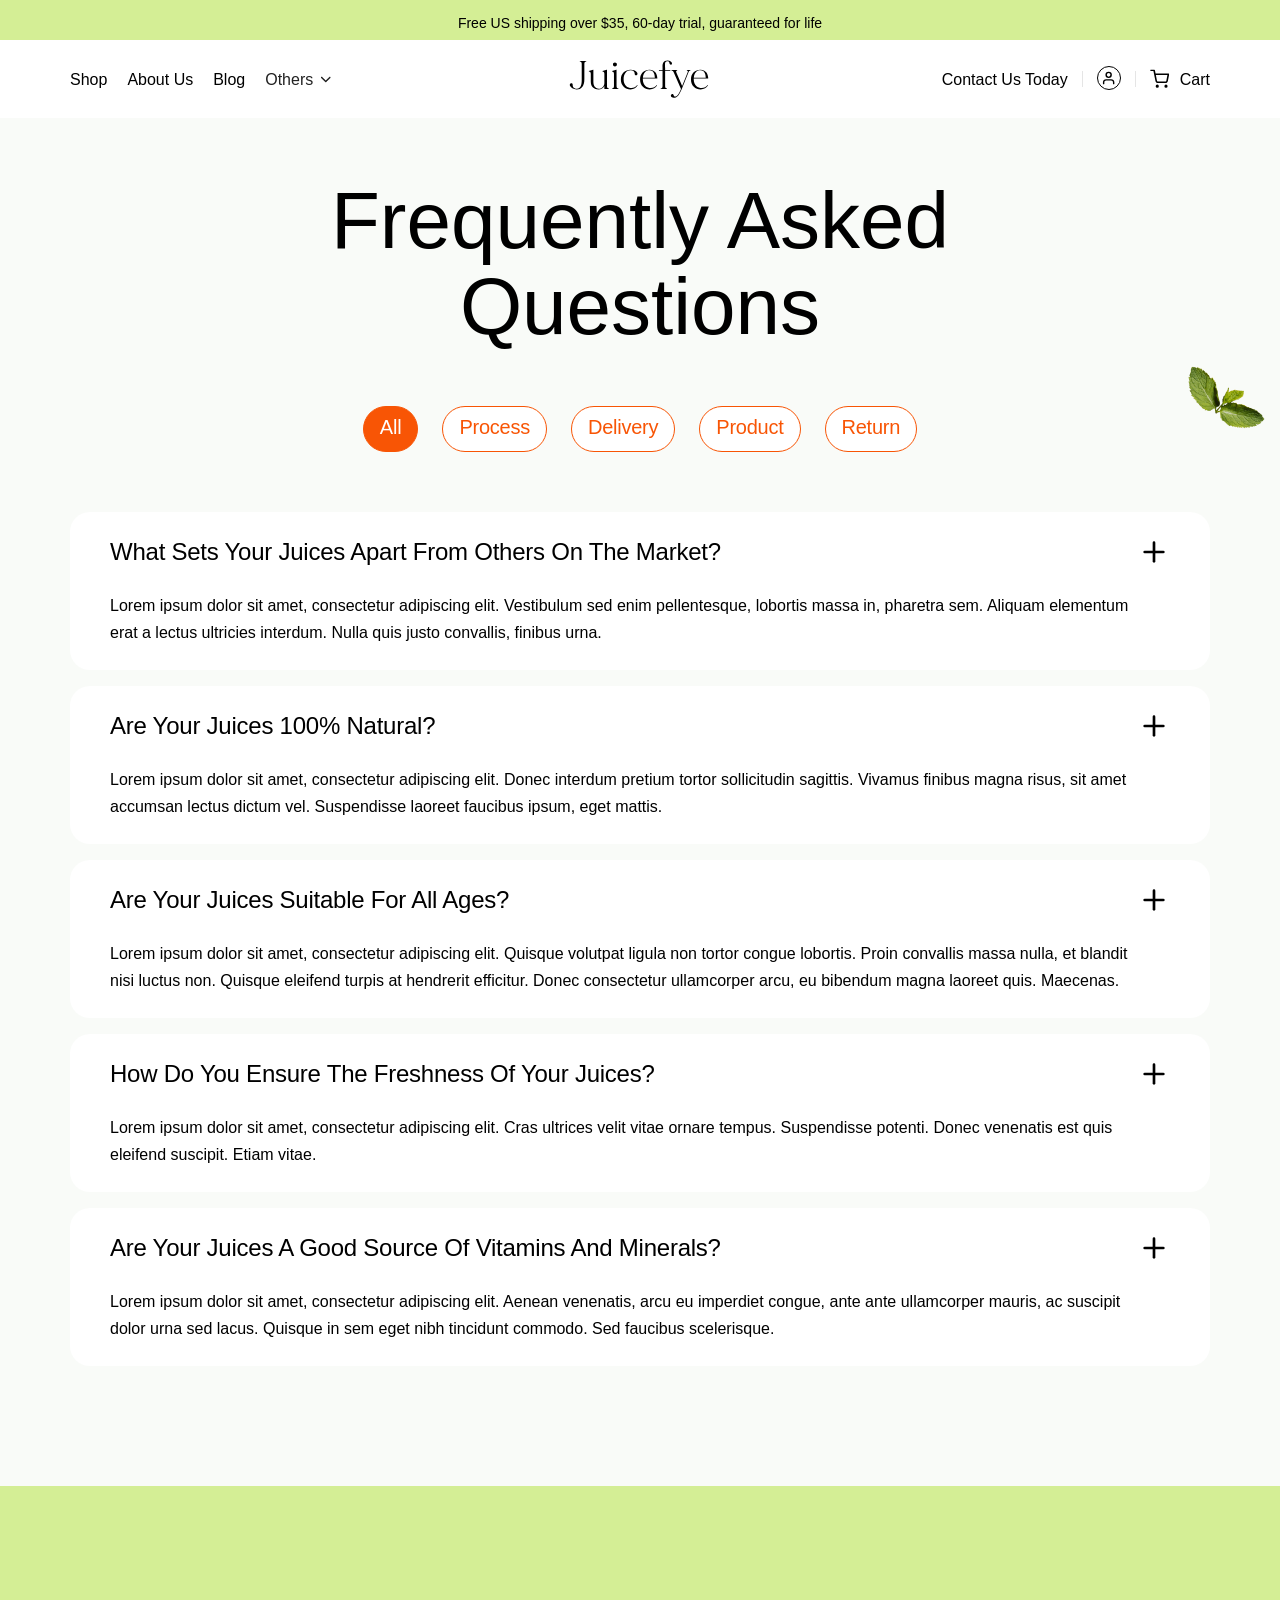
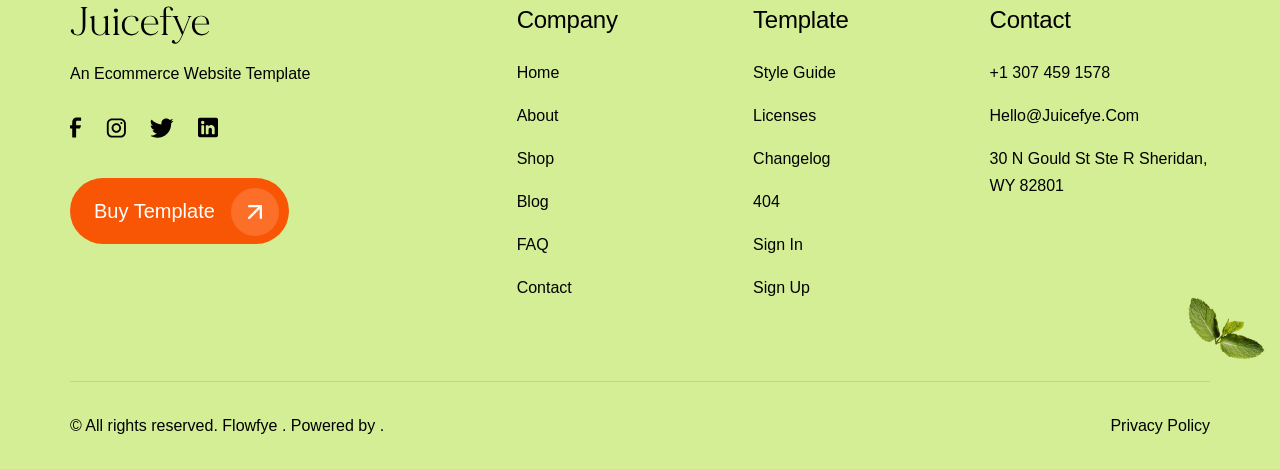
<file: faq.html>
<!DOCTYPE html><html lang="en"><head><meta charset="utf-8" /><link href="https://cdn.prod.website-files.com" rel="preconnect" /><title>
 Faq - tamjuice - Ecommerce website template
 </title><meta content="Beautifully designed Website Template for Food &amp; Drink with a distinct design and subtle animations." name="description" /><meta content="Faq - tamjuice - Ecommerce website template" property="og:title" /><meta content="Beautifully designed Website Template for Food &amp; Drink with a distinct design and subtle animations." property="og:description" /><meta content="images/open-graph.avif" property="og:image" /><meta content="Faq - tamjuice - Ecommerce website template" property="twitter:title" /><meta content="Beautifully designed Website Template for Food &amp; Drink with a distinct design and subtle animations." property="twitter:description" /><meta content="images/open-graph.avif" property="twitter:image" /><meta property="og:type" content="website" /><meta content="summary_large_image" name="twitter:card" /><meta content=" width=device-width, initial-scale=1" name="viewport" /><link href="css/tamjuice.shared.css" rel="stylesheet" type="text/css" /><link href="https://fonts.googleapis.com" rel="preconnect" /><link href="https://fonts.gstatic.com" rel="preconnect" /><link href="images/Favicon.svg" rel="shortcut icon" type="image/x-icon" /><link href="images/webclip.svg" rel="apple-touch-icon" /></head><body><div class="banner-wrap"><div class="banner-text">
 Free US shipping over $35, 60-day trial, guaranteed for life
 </div></div><div data-animation="default" data-collapse="medium" data-duration="400" data-easing="ease" data-easing2="ease" role="banner" class="navbar w-nav"><div class="nav-container"><div class="navbar-inner"><nav role="navigation" class="nav-menu w-nav-menu"><div class="nav-link-wrap"><a href="shop.html" class="nav-link w-inline-block"><div>
 Shop
 </div></a><a href="about.html" class="nav-link w-inline-block"><div>
 About us
 </div></a><a href="blog.html" class="nav-link w-inline-block"><div>
 Blog
 </div></a><a href="blog.html" class="nav-link show-on-mobile w-inline-block"><div>
 Contact us today
 </div></a><div data-hover="false" data-delay="0" class="dropdown w-dropdown"><div class="dropdown-toggle w-dropdown-toggle"><div>
 Others
 </div><div class="icon nav-dropdown-icon"><svg xmlns="http://www.w3.org/2000/svg" width="100%" viewBox="0 0 20 21" fill="none"><g clip-path="url(#clip0_1895_9125)"><path fill-rule="evenodd" clip-rule="evenodd" d="M10.2943 13.4672C10.1442 13.6172 9.94071 13.7015 9.72848 13.7015C9.51625 13.7015 9.31271 13.6172 9.16262 13.4672L4.63497 8.93953C4.55852 8.8657 4.49755 8.77738 4.4556 8.67974C4.41366 8.58209 4.39158 8.47707 4.39066 8.37079C4.38973 8.26452 4.40998 8.15913 4.45023 8.06077C4.49047 7.96241 4.5499 7.87305 4.62505 7.7979C4.70019 7.72275 4.78956 7.66332 4.88792 7.62308C4.98628 7.58283 5.09167 7.56258 5.19794 7.56351C5.30421 7.56443 5.40924 7.58651 5.50689 7.62846C5.60453 7.6704 5.69285 7.73137 5.76668 7.80782L9.72848 11.7696L13.6903 7.80782C13.8412 7.66203 14.0434 7.58135 14.2533 7.58318C14.4631 7.585 14.6638 7.66917 14.8122 7.81757C14.9606 7.96596 15.0448 8.1667 15.0466 8.37656C15.0485 8.58641 14.9678 8.78858 14.822 8.93953L10.2943 13.4672Z" fill="currentColor"></path></g><defs><clipPath id="clip0_1895_9125"><rect width="19.2087" height="19.2087" fill="currentColor" transform="translate(0.125 0.895508)"></rect></clipPath></defs></svg></div></div><nav class="dropdown-list w-dropdown-list"><div class="dropdown-list-inner"><div class="dropdown-list-top-content"><div class="dropdown-list-column"><a href="index.html" class="nav-link w-inline-block"><div>
 Home
 </div></a><a href="about.html" class="nav-link w-inline-block"><div>
 About Us
 </div></a><a href="shop.html" class="nav-link w-inline-block"><div>
 Shop
 </div></a><a href="#" class="nav-link w-inline-block"><div>
 Shop Details
 </div></a><a href="blog.html" class="nav-link w-inline-block"><div>
 Blog
 </div></a><a href="#" class="nav-link w-inline-block"><div>
 Blog Details
 </div></a></div><div class="dropdown-list-column"><a href="/#" class="nav-link w-inline-block"><div>
 Contact Us
 </div></a><a href="/shop-location" class="nav-link w-inline-block"><div>
 Location
 </div></a><a href="faq.html" aria-current="page" class="nav-link w-inline-block w--current"><div>
 FAQ
 </div></a></div><div class="dropdown-list-column"><a href="#" class="nav-link w-inline-block"><div>
 Checkout
 </div></a><a href="/privacy" class="nav-link w-inline-block"><div>
 Privacy Policy
 </div></a><a href="/404" class="nav-link w-inline-block"><div>
 404 Error
 </div></a><a href="/log-in" class="nav-link w-inline-block"><div>
 Sign in
 </div></a><a href="/sign-up" class="nav-link w-inline-block"><div>
 Sign up
 </div></a><a href="#" target="_blank" class="more-template-link w-inline-block"><div>
 More Website Templates
 </div></a></div></div><div class="dropdown-list-bottom-content"><p class="nav-copyright-text">
 © Made By
 <a href="https://www.flowfye.com/" target="_blank" class="external-link"> flowfye
</a>
 - Powered By
 <a href="#" target="_blank"></a></p><div class="social-icon-wrap"><a href="https://www.facebook.com/reestify" target="_blank" class="social-icon facebook-icon w-inline-block"><svg xmlns="http://www.w3.org/2000/svg" width="100%" viewBox="0 0 12 21" fill="none"><g clip-path="url(#clip0_1864_10523)"><path d="M10.5556 3.83333H7.22222C6.60855 3.83333 6.11111 4.3308 6.11111 4.94444V8.27778H10.5556C10.6819 8.27498 10.8018 8.33378 10.8769 8.43544C10.952 8.53711 10.9731 8.66889 10.9333 8.78889L10.1111 11.2333C10.0353 11.4577 9.82567 11.6093 9.58889 11.6111H6.11111V19.9444C6.11111 20.2512 5.86233 20.5 5.55555 20.5H2.77778C2.47096 20.5 2.22222 20.2512 2.22222 19.9444V11.6111H0.555555C0.248733 11.6111 0 11.3623 0 11.0556V8.83333C0 8.52656 0.248733 8.27778 0.555555 8.27778H2.22222V4.94444C2.22222 2.48984 4.21211 0.5 6.66667 0.5H10.5556C10.8623 0.5 11.1111 0.748733 11.1111 1.05556V3.27778C11.1111 3.5846 10.8623 3.83333 10.5556 3.83333Z" fill="currentColor"></path></g><defs><clipPath id="clip0_1864_10523"><rect width="12" height="20" fill="currentColor" transform="translate(0 0.5)"></rect></clipPath></defs></svg></a><a href="https://x.com/?lang=en" target="_blank" class="social-icon twitter-icon w-inline-block"><svg xmlns="http://www.w3.org/2000/svg" width="100%" viewBox="0 0 25 21" fill="none"><g clip-path="url(#clip0_1864_10527)"><path d="M24.2411 3.39857C23.6341 4.2084 22.9002 4.91482 22.0679 5.49055C22.0679 5.70209 22.0679 5.91363 22.0679 6.13694C22.0746 9.97858 20.5401 13.6622 17.8084 16.3621C15.0766 19.062 11.3763 20.5522 7.53683 20.4986C5.31714 20.5061 3.12587 19.9993 1.13469 19.0178C1.02732 18.9709 0.958076 18.8647 0.958482 18.7475V18.6182C0.958482 18.4494 1.09523 18.3127 1.26391 18.3127C3.44581 18.2407 5.54986 17.4842 7.27839 16.1502C5.30347 16.1104 3.52655 14.9404 2.70879 13.1415C2.66749 13.0433 2.68034 12.9305 2.74273 12.8441C2.80511 12.7577 2.908 12.7101 3.01421 12.7185C3.61443 12.7787 4.22066 12.7229 4.79977 12.5539C2.61962 12.1013 0.981475 10.2914 0.74703 8.0761C0.738704 7.96982 0.786325 7.86694 0.872704 7.80446C0.95907 7.74211 1.07171 7.72917 1.16993 7.7706C1.75498 8.02877 2.38655 8.16472 3.02596 8.17008C1.11563 6.9163 0.290494 4.53145 1.01721 2.36435C1.09223 2.15377 1.27246 1.9982 1.49166 1.95483C1.71085 1.91144 1.93671 1.98665 2.0862 2.1528C4.66407 4.89642 8.2061 6.53133 11.9654 6.71281C11.8692 6.32858 11.8219 5.93369 11.8245 5.53755C11.8597 3.46043 13.1449 1.61008 15.0785 0.852774C17.0119 0.0954789 19.2112 0.581088 20.6466 2.08228C21.6249 1.89589 22.5708 1.56726 23.4541 1.10681C23.5188 1.06642 23.6008 1.06642 23.6656 1.10681C23.7059 1.17155 23.7059 1.25362 23.6656 1.31836C23.2377 2.29807 22.515 3.11977 21.5981 3.66888C22.401 3.57577 23.1897 3.38637 23.9475 3.10477C24.0113 3.06134 24.0951 3.06134 24.1589 3.10477C24.2124 3.12921 24.2524 3.17597 24.2682 3.23258C24.284 3.2892 24.2741 3.34992 24.2411 3.39857Z" fill="currentColor"></path></g><defs><clipPath id="clip0_1864_10527"><rect width="25" height="20" fill="currentColor" transform="translate(0 0.5)"></rect></clipPath></defs></svg></a><a href="https://www.instagram.com/" target="_blank" class="social-icon w-inline-block"><svg xmlns="http://www.w3.org/2000/svg" width="100%" viewBox="0 0 21 21" fill="none"><g clip-path="url(#clip0_1864_10525)"><path fill-rule="evenodd" clip-rule="evenodd" d="M15.3214 0.5H6.43251C3.36426 0.5 0.876953 2.98731 0.876953 6.05556V14.9444C0.876953 18.0127 3.36426 20.5 6.43251 20.5H15.3214C18.3896 20.5 20.877 18.0127 20.877 14.9444V6.05556C20.877 2.98731 18.3896 0.5 15.3214 0.5ZM18.9325 14.9444C18.9264 16.9362 17.3132 18.5494 15.3214 18.5556H6.43251C4.44068 18.5494 2.8275 16.9362 2.8214 14.9444V6.05556C2.8275 4.06372 4.44068 2.45054 6.43251 2.44444H15.3214C17.3132 2.45054 18.9264 4.06372 18.9325 6.05556V14.9444ZM16.1547 6.33333C16.7684 6.33333 17.2658 5.83587 17.2658 5.22222C17.2658 4.60858 16.7684 4.11111 16.1547 4.11111C15.5411 4.11111 15.0436 4.60858 15.0436 5.22222C15.0436 5.83587 15.5411 6.33333 16.1547 6.33333ZM10.877 5.5C8.11553 5.5 5.87695 7.73858 5.87695 10.5C5.87695 13.2614 8.11553 15.5 10.877 15.5C13.6384 15.5 15.877 13.2614 15.877 10.5C15.88 9.173 15.3541 7.89952 14.4157 6.9612C13.4774 6.02288 12.204 5.49704 10.877 5.5ZM7.8214 10.5C7.8214 12.1876 9.1894 13.5556 10.877 13.5556C12.5645 13.5556 13.9325 12.1876 13.9325 10.5C13.9325 8.81244 12.5645 7.44444 10.877 7.44444C9.1894 7.44444 7.8214 8.81244 7.8214 10.5Z" fill="currentColor"></path></g><defs><clipPath id="clip0_1864_10525"><rect width="21" height="20" fill="currentColor" transform="translate(0 0.5)"></rect></clipPath></defs></svg></a></div></div></div></nav></div></div></nav><a href="index.html" class="brand-logo-wrap w-nav-brand"><img src="images/tamjuice-logo.svg" loading="lazy" width="218" alt="tamjuice-logo" class="logo-image" /></a><div class="nav-content-menu"><a href="/#" class="nav-link hide-on-landscape w-inline-block"><div>
 Contact us today
 </div></a><div class="nav-line"></div><div data-hover="false" data-delay="0" class="user-dropdown w-dropdown"><div class="user-dropdown-toggle w-dropdown-toggle"><div class="user-dropdown-icon"><svg xmlns="http://www.w3.org/2000/svg" width="100%" viewBox="0 0 17 17" fill="none"><path d="M13.4577 14.5V13.1667C13.4577 12.4594 13.1767 11.7811 12.6766 11.281C12.1765 10.781 11.4983 10.5 10.791 10.5H5.45768C4.75044 10.5 4.07216 10.781 3.57206 11.281C3.07197 11.7811 2.79102 12.4594 2.79102 13.1667V14.5" stroke="currentColor" stroke-width="1.5" stroke-linecap="round" stroke-linejoin="round"></path><path d="M8.12565 7.83333C9.59841 7.83333 10.7923 6.63943 10.7923 5.16667C10.7923 3.69391 9.59841 2.5 8.12565 2.5C6.65289 2.5 5.45898 3.69391 5.45898 5.16667C5.45898 6.63943 6.65289 7.83333 8.12565 7.83333Z" stroke="currentColor" stroke-width="1.5" stroke-linecap="round" stroke-linejoin="round"></path></svg></div></div><nav class="user-dropdown-list w-dropdown-list"><a href="/sign-up" class="user-dropdown-link w-inline-block"><div>
 Sign up
 </div></a><a href="/log-in" class="user-dropdown-link w-inline-block"><div>
 Log in
 </div></a></nav></div><div class="nav-line"></div><div data-open-product="" class="w-commerce-commercecartwrapper" data-node-type="commerce-cart-wrapper"><a class="w-commerce-commercecartopenlink cart-button w-inline-block" role="button" aria-haspopup="dialog" aria-label="Open cart" data-node-type="commerce-cart-open-link" href="#"><div class="cart-icon"><svg xmlns="http://www.w3.org/2000/svg" width="100%" viewBox="0 0 21 21" fill="none"><g clip-path="url(#clip0_2068_17433)"><path d="M7.62435 18.8334C8.08459 18.8334 8.45768 18.4603 8.45768 18.0001C8.45768 17.5398 8.08459 17.1667 7.62435 17.1667C7.16411 17.1667 6.79102 17.5398 6.79102 18.0001C6.79102 18.4603 7.16411 18.8334 7.62435 18.8334Z" stroke="currentColor" stroke-width="1.66667" stroke-linecap="round" stroke-linejoin="round"></path><path d="M16.7923 18.8334C17.2526 18.8334 17.6257 18.4603 17.6257 18.0001C17.6257 17.5398 17.2526 17.1667 16.7923 17.1667C16.3321 17.1667 15.959 17.5398 15.959 18.0001C15.959 18.4603 16.3321 18.8334 16.7923 18.8334Z" stroke="currentColor" stroke-width="1.66667" stroke-linecap="round" stroke-linejoin="round"></path><path d="M0.958984 1.3335H4.29232L6.52565 12.4918C6.60186 12.8755 6.81058 13.2201 7.11527 13.4654C7.41997 13.7107 7.80123 13.841 8.19232 13.8335H16.2923C16.6834 13.841 17.0647 13.7107 17.3694 13.4654C17.6741 13.2201 17.8828 12.8755 17.959 12.4918L19.2923 5.50016H5.12565" stroke="currentColor" stroke-width="1.66667" stroke-linecap="round" stroke-linejoin="round"></path></g><defs><clipPath id="clip0_2068_17433"><rect width="20" height="20" fill="currentColor" transform="translate(0.125 0.5)"></rect></clipPath></defs></svg></div><div class="text-block w-inline-block">
 Cart
 </div><div data-count-hide-rule="always" class="w-commerce-commercecartopenlinkcount">
 0
 </div></a><div class="w-commerce-commercecartcontainerwrapper w-commerce-commercecartcontainerwrapper--cartType-rightSidebar" data-node-type="commerce-cart-container-wrapper"><div data-node-type="commerce-cart-container" role="dialog" class="w-commerce-commercecartcontainer"><div class="w-commerce-commercecartheader cart-header"><h4 class="w-commerce-commercecartheading cart-header-title">
 Your Cart
 </h4><a class="w-commerce-commercecartcloselink close-button w-inline-block" role="button" aria-label="Close cart" data-node-type="commerce-cart-close-link"><div class="icon"><svg xmlns="http://www.w3.org/2000/svg" width="100%" viewBox="0 0 24 24" fill="none"><path d="M18 6L6 18" stroke="currentColor" stroke-width="2" stroke-linecap="round" stroke-linejoin="round"></path><path d="M6 6L18 18" stroke="currentColor" stroke-width="2" stroke-linecap="round" stroke-linejoin="round"></path></svg></div></a></div><div class="w-commerce-commercecartformwrapper cart-form-wrapper"><form class="w-commerce-commercecartform" data-node-type="commerce-cart-form"><div class="w-commerce-commercecartlist cart-list"><div class="w-commerce-commercecartitem cart-item"><a href="#" class="cart-image-wrap w-inline-block"><img src="images/placeholder.60f9b1840c.svg" alt="" class="w-commerce-commercecartitemimage cart-image w-dyn-bind-empty" /></a><div class="cart-item-info"><div class="w-commerce-commercecartiteminfo cart-item-info-inner"><div class="w-commerce-commercecartproductname cart-item-name w-dyn-bind-empty"></div><div class="cart-item-price"><div>
 Shop this classic Juice -
 </div><div>
 $ 0.00 USD
 </div></div><ul class="w-commerce-commercecartoptionlist"><li><span></span><span> :
</span><span></span></li></ul><input aria-label="Update quantity" class="w-commerce-commercecartquantity cart-quantity" required="" pattern="^[0-9]+$" inputmode="numeric" type="number" name="quantity" autocomplete="off" data-commerce-sku-id="" value="1" /></div><a href="#" role="button" class="remove-button w-inline-block" data-commerce-sku-id="" aria-label="Remove item from cart"></a></div></div></div><div class="w-commerce-commercecartfooter cart-footer"><div aria-atomic="true" aria-live="polite" class="w-commerce-commercecartlineitem cart-line-item"><div>
 Subtotal
 </div><div class="w-commerce-commercecartordervalue"></div></div><div><div data-node-type="commerce-cart-quick-checkout-actions"><a data-node-type="commerce-cart-apple-pay-button" role="button" aria-label="Apple Pay" aria-haspopup="dialog" class="w-commerce-commercecartapplepaybutton apple-pay" tabindex="0"><div></div></a><a data-node-type="commerce-cart-quick-checkout-button" role="button" tabindex="0" aria-haspopup="dialog" class="w-commerce-commercecartquickcheckoutbutton pay-with-browser"><svg class="w-commerce-commercequickcheckoutgoogleicon" xmlns="http://www.w3.org/2000/svg" xlink="http://www.w3.org/1999/xlink" width="16" height="16" viewBox="0 0 16 16"><defs><polygon id="google-mark-a" points="0 .329 3.494 .329 3.494 7.649 0 7.649"></polygon><polygon id="google-mark-c" points=".894 0 13.169 0 13.169 6.443 .894 6.443"></polygon></defs><g fill="none" fill-rule="evenodd"><path fill="#4285F4" d="M10.5967,12.0469 L10.5967,14.0649 L13.1167,14.0649 C14.6047,12.6759 15.4577,10.6209 15.4577,8.1779 C15.4577,7.6339 15.4137,7.0889 15.3257,6.5559 L7.8887,6.5559 L7.8887,9.6329 L12.1507,9.6329 C11.9767,10.6119 11.4147,11.4899 10.5967,12.0469"></path><path fill="#34A853" d="M7.8887,16 C10.0137,16 11.8107,15.289 13.1147,14.067 C13.1147,14.066 13.1157,14.065 13.1167,14.064 L10.5967,12.047 C10.5877,12.053 10.5807,12.061 10.5727,12.067 C9.8607,12.556 8.9507,12.833 7.8887,12.833 C5.8577,12.833 4.1387,11.457 3.4937,9.605 L0.8747,9.605 L0.8747,11.648 C2.2197,14.319 4.9287,16 7.8887,16"></path><g transform="translate(0 4)"><mask id="google-mark-b" fill="#fff"><use href="#google-mark-a"></use></mask><path fill="#FBBC04" d="M3.4639,5.5337 C3.1369,4.5477 3.1359,3.4727 3.4609,2.4757 L3.4639,2.4777 C3.4679,2.4657 3.4749,2.4547 3.4789,2.4427 L3.4939,0.3287 L0.8939,0.3287 C0.8799,0.3577 0.8599,0.3827 0.8459,0.4117 C-0.2821,2.6667 -0.2821,5.3337 0.8459,7.5887 L0.8459,7.5997 C0.8549,7.6167 0.8659,7.6317 0.8749,7.6487 L3.4939,5.6057 C3.4849,5.5807 3.4729,5.5587 3.4639,5.5337" mask="url(#google-mark-b)"></path></g><mask id="google-mark-d" fill="#fff"><use href="#google-mark-c"></use></mask><path fill="#EA4335" d="M0.894,4.3291 L3.478,6.4431 C4.113,4.5611 5.843,3.1671 7.889,3.1671 C9.018,3.1451 10.102,3.5781 10.912,4.3671 L13.169,2.0781 C11.733,0.7231 9.85,-0.0219 7.889,0.0001 C4.941,0.0001 2.245,1.6791 0.894,4.3291" mask="url(#google-mark-d)"></path></g></svg><svg class="w-commerce-commercequickcheckoutmicrosofticon" xmlns="http://www.w3.org/2000/svg" width="16" height="16" viewBox="0 0 16 16"><g fill="none" fill-rule="evenodd"><polygon fill="#F05022" points="7 7 1 7 1 1 7 1"></polygon><polygon fill="#7DB902" points="15 7 9 7 9 1 15 1"></polygon><polygon fill="#00A4EE" points="7 15 1 15 1 9 7 9"></polygon><polygon fill="#FFB700" points="15 15 9 15 9 9 15 9"></polygon></g></svg><div>
 Pay with browser.
 </div></a></div><a href="/checkout" value="Checkout" class="w-commerce-commercecartcheckoutbutton checkout-button" data-loading-text="Hang Tight..." data-node-type="cart-checkout-button"> Checkout
</a></div></div></form><div class="w-commerce-commercecartemptystate"><div aria-label="This cart is empty" aria-live="polite">
 No items found.
 </div></div><div aria-live="assertive" data-node-type="commerce-cart-error" class="w-commerce-commercecarterrorstate error-message cart-error-message"><div class="w-cart-error-msg">
 Product is not available in this quantity.
 </div></div></div></div></div></div><div class="menu-icon w-nav-button"><div class="menu-icon-line-top"></div><div class="menu-icon-line-middle"><div class="menu-icon-line-middle-inner"></div></div><div class="menu-icon-line-bottom"></div></div></div></div></div></div><header class="section-faq-hero"><div class="container-main"><div class="section-component"><div  class="faq-title-wrap"><h1 class="faq-title">
 Frequently Asked Questions
 </h1></div></div></div></header><section class="section-faq"><div class="container-main"><div class="section-component"><div data-current="All" data-easing="ease" data-duration-in="300" data-duration-out="100" class="faq-tabs w-tabs"><div  class="faq-tabs-menu w-tab-menu"><a class="faq-tab-link w-inline-block w-tab-link w--current"><div>
 All
 </div></a><a class="faq-tab-link w-inline-block w-tab-link"><div>
 Process
 </div></a><a class="faq-tab-link w-inline-block w-tab-link"><div>
 Delivery
 </div></a><a class="faq-tab-link w-inline-block w-tab-link"><div>
 Product
 </div></a><a class="faq-tab-link w-inline-block w-tab-link"><div>
 Return
 </div></a></div><div class="faq-tabs-content w-tab-content"><div class="w-tab-pane w--tab-active"><div class="faq-list-wrap"><div class="faq-item-wrap"><div class="faq-heading-wrap"><div class="faq-heading">
 What sets your juices apart from others on the market?
 </div><div class="faq-icon-wrap"><svg xmlns="http://www.w3.org/2000/svg" width="100%" viewBox="0 0 32 32" fill="none"><path d="M16.001 6.66675V25.3334" stroke="currentColor" stroke-width="2.66667" stroke-linecap="round" stroke-linejoin="round"></path><path d="M6.66699 16H25.3337" stroke="currentColor" stroke-width="2.66667" stroke-linecap="round" stroke-linejoin="round"></path></svg></div></div><div class="faq-description-wrap"><div class="faq-body-text-wrap"><p>
 Lorem ipsum dolor sit amet, consectetur adipiscing elit. Vestibulum sed enim pellentesque, lobortis massa in, pharetra sem. Aliquam elementum erat a lectus ultricies interdum. Nulla quis justo convallis, finibus urna.
 </p></div></div></div><div class="faq-item-wrap"><div class="faq-heading-wrap"><div class="faq-heading">
 Are your juices 100% natural?
 </div><div class="faq-icon-wrap"><svg xmlns="http://www.w3.org/2000/svg" width="100%" viewBox="0 0 32 32" fill="none"><path d="M16.001 6.66675V25.3334" stroke="currentColor" stroke-width="2.66667" stroke-linecap="round" stroke-linejoin="round"></path><path d="M6.66699 16H25.3337" stroke="currentColor" stroke-width="2.66667" stroke-linecap="round" stroke-linejoin="round"></path></svg></div></div><div class="faq-description-wrap"><div class="faq-body-text-wrap"><p>
 Lorem ipsum dolor sit amet, consectetur adipiscing elit. Donec interdum pretium tortor sollicitudin sagittis. Vivamus finibus magna risus, sit amet accumsan lectus dictum vel. Suspendisse laoreet faucibus ipsum, eget mattis.
 </p></div></div></div><div class="faq-item-wrap"><div class="faq-heading-wrap"><div class="faq-heading">
 Are your juices suitable for all ages?
 </div><div class="faq-icon-wrap"><svg xmlns="http://www.w3.org/2000/svg" width="100%" viewBox="0 0 32 32" fill="none"><path d="M16.001 6.66675V25.3334" stroke="currentColor" stroke-width="2.66667" stroke-linecap="round" stroke-linejoin="round"></path><path d="M6.66699 16H25.3337" stroke="currentColor" stroke-width="2.66667" stroke-linecap="round" stroke-linejoin="round"></path></svg></div></div><div class="faq-description-wrap"><div class="faq-body-text-wrap"><p>
 Lorem ipsum dolor sit amet, consectetur adipiscing elit. Quisque volutpat ligula non tortor congue lobortis. Proin convallis massa nulla, et blandit nisi luctus non. Quisque eleifend turpis at hendrerit efficitur. Donec consectetur ullamcorper arcu, eu bibendum magna laoreet quis. Maecenas.
 </p></div></div></div><div class="faq-item-wrap"><div class="faq-heading-wrap"><div class="faq-heading">
 How do you ensure the freshness of your juices?
 </div><div class="faq-icon-wrap"><svg xmlns="http://www.w3.org/2000/svg" width="100%" viewBox="0 0 32 32" fill="none"><path d="M16.001 6.66675V25.3334" stroke="currentColor" stroke-width="2.66667" stroke-linecap="round" stroke-linejoin="round"></path><path d="M6.66699 16H25.3337" stroke="currentColor" stroke-width="2.66667" stroke-linecap="round" stroke-linejoin="round"></path></svg></div></div><div class="faq-description-wrap"><div class="faq-body-text-wrap"><p>
 Lorem ipsum dolor sit amet, consectetur adipiscing elit. Cras ultrices velit vitae ornare tempus. Suspendisse potenti. Donec venenatis est quis eleifend suscipit. Etiam vitae.
 </p></div></div></div><div class="faq-item-wrap"><div class="faq-heading-wrap"><div class="faq-heading">
 Are your juices a good source of vitamins and minerals?
 </div><div class="faq-icon-wrap"><svg xmlns="http://www.w3.org/2000/svg" width="100%" viewBox="0 0 32 32" fill="none"><path d="M16.001 6.66675V25.3334" stroke="currentColor" stroke-width="2.66667" stroke-linecap="round" stroke-linejoin="round"></path><path d="M6.66699 16H25.3337" stroke="currentColor" stroke-width="2.66667" stroke-linecap="round" stroke-linejoin="round"></path></svg></div></div><div class="faq-description-wrap"><div class="faq-body-text-wrap"><p>
 Lorem ipsum dolor sit amet, consectetur adipiscing elit. Aenean venenatis, arcu eu imperdiet congue, ante ante ullamcorper mauris, ac suscipit dolor urna sed lacus. Quisque in sem eget nibh tincidunt commodo. Sed faucibus scelerisque.
 </p></div></div></div></div></div><div class="w-tab-pane"><div class="faq-list-wrap"><div class="faq-item-wrap"><div class="faq-heading-wrap"><div class="faq-heading">
 How do you source your ingredients?
 </div><div class="faq-icon-wrap"><svg xmlns="http://www.w3.org/2000/svg" width="100%" viewBox="0 0 32 32" fill="none"><path d="M16.001 6.66675V25.3334" stroke="currentColor" stroke-width="2.66667" stroke-linecap="round" stroke-linejoin="round"></path><path d="M6.66699 16H25.3337" stroke="currentColor" stroke-width="2.66667" stroke-linecap="round" stroke-linejoin="round"></path></svg></div></div><div class="faq-description-wrap"><div class="faq-body-text-wrap"><p>
 Lorem ipsum dolor sit amet, consectetur adipiscing elit. Duis nec lorem a leo ullamcorper luctus sodales eu orci. Sed non tortor ullamcorper, luctus ante at, efficitur ante. Vivamus eget imperdiet.
 </p></div></div></div><div class="faq-item-wrap"><div class="faq-heading-wrap"><div class="faq-heading">
 Are your juices cold-pressed?
 </div><div class="faq-icon-wrap"><svg xmlns="http://www.w3.org/2000/svg" width="100%" viewBox="0 0 32 32" fill="none"><path d="M16.001 6.66675V25.3334" stroke="currentColor" stroke-width="2.66667" stroke-linecap="round" stroke-linejoin="round"></path><path d="M6.66699 16H25.3337" stroke="currentColor" stroke-width="2.66667" stroke-linecap="round" stroke-linejoin="round"></path></svg></div></div><div class="faq-description-wrap"><div class="faq-body-text-wrap"><p>
 Lorem ipsum dolor sit amet, consectetur adipiscing elit. Aenean id cursus diam. Aliquam magna leo, euismod sed blandit commodo, faucibus vel lectus. Etiam vehicula.
 </p></div></div></div><div class="faq-item-wrap"><div class="faq-heading-wrap"><div class="faq-heading">
 Do you offer juice cleanses?
 </div><div class="faq-icon-wrap"><svg xmlns="http://www.w3.org/2000/svg" width="100%" viewBox="0 0 32 32" fill="none"><path d="M16.001 6.66675V25.3334" stroke="currentColor" stroke-width="2.66667" stroke-linecap="round" stroke-linejoin="round"></path><path d="M6.66699 16H25.3337" stroke="currentColor" stroke-width="2.66667" stroke-linecap="round" stroke-linejoin="round"></path></svg></div></div><div class="faq-description-wrap"><div class="faq-body-text-wrap"><p>
 Lorem ipsum dolor sit amet, consectetur adipiscing elit. Nam rhoncus auctor dolor et tincidunt. In consequat felis eros, nec hendrerit erat porttitor eu. Nullam sollicitudin vitae augue sit amet ultrices. Lorem ipsum dolor sit.
 </p></div></div></div><div class="faq-item-wrap"><div class="faq-heading-wrap"><div class="faq-heading">
 What is the shelf life of your juices?
 </div><div class="faq-icon-wrap"><svg xmlns="http://www.w3.org/2000/svg" width="100%" viewBox="0 0 32 32" fill="none"><path d="M16.001 6.66675V25.3334" stroke="currentColor" stroke-width="2.66667" stroke-linecap="round" stroke-linejoin="round"></path><path d="M6.66699 16H25.3337" stroke="currentColor" stroke-width="2.66667" stroke-linecap="round" stroke-linejoin="round"></path></svg></div></div><div class="faq-description-wrap"><div class="faq-body-text-wrap"><p>
 Lorem ipsum dolor sit amet, consectetur adipiscing elit. Fusce faucibus venenatis ipsum, et ornare tortor imperdiet ac. Vivamus lectus sem, venenatis vitae ligula sit amet, pharetra euismod dolor. Morbi non malesuada libero. Etiam tristique diam sed diam ornare, nec sollicitudin.
 </p></div></div></div><div class="faq-item-wrap"><div class="faq-heading-wrap"><div class="faq-heading">
 Can I freeze the juices?
 </div><div class="faq-icon-wrap"><svg xmlns="http://www.w3.org/2000/svg" width="100%" viewBox="0 0 32 32" fill="none"><path d="M16.001 6.66675V25.3334" stroke="currentColor" stroke-width="2.66667" stroke-linecap="round" stroke-linejoin="round"></path><path d="M6.66699 16H25.3337" stroke="currentColor" stroke-width="2.66667" stroke-linecap="round" stroke-linejoin="round"></path></svg></div></div><div class="faq-description-wrap"><div class="faq-body-text-wrap"><p>
 Lorem ipsum dolor sit amet, consectetur adipiscing elit. Sed sit amet est arcu. Donec ullamcorper facilisis ipsum, eu bibendum ligula eleifend et. Quisque ultrices enim ut quam sollicitudin accumsan. Fusce ac risus gravida, imperdiet elit non, suscipit lectus.
 </p></div></div></div></div></div><div class="w-tab-pane"><div class="faq-list-wrap"><div class="faq-item-wrap"><div class="faq-heading-wrap"><div class="faq-heading">
 How long does delivery take?
 </div><div class="faq-icon-wrap"><svg xmlns="http://www.w3.org/2000/svg" width="100%" viewBox="0 0 32 32" fill="none"><path d="M16.001 6.66675V25.3334" stroke="currentColor" stroke-width="2.66667" stroke-linecap="round" stroke-linejoin="round"></path><path d="M6.66699 16H25.3337" stroke="currentColor" stroke-width="2.66667" stroke-linecap="round" stroke-linejoin="round"></path></svg></div></div><div class="faq-description-wrap"><div class="faq-body-text-wrap"><p>
 We aim to deliver within 24-48 hours of receiving your order. Delivery times may vary depending on your location and the availability of our juices.
 </p></div></div></div><div class="faq-item-wrap"><div class="faq-heading-wrap"><div class="faq-heading">
 Can I schedule my delivery?
 </div><div class="faq-icon-wrap"><svg xmlns="http://www.w3.org/2000/svg" width="100%" viewBox="0 0 32 32" fill="none"><path d="M16.001 6.66675V25.3334" stroke="currentColor" stroke-width="2.66667" stroke-linecap="round" stroke-linejoin="round"></path><path d="M6.66699 16H25.3337" stroke="currentColor" stroke-width="2.66667" stroke-linecap="round" stroke-linejoin="round"></path></svg></div></div><div class="faq-description-wrap"><div class="faq-body-text-wrap"><p>
 Yes, during checkout, you can select a preferred delivery date. We will do our best to accommodate your request and ensure your juices arrive fresh.
 </p></div></div></div><div class="faq-item-wrap"><div class="faq-heading-wrap"><div class="faq-heading">
 Do you offer same-day delivery?
 </div><div class="faq-icon-wrap"><svg xmlns="http://www.w3.org/2000/svg" width="100%" viewBox="0 0 32 32" fill="none"><path d="M16.001 6.66675V25.3334" stroke="currentColor" stroke-width="2.66667" stroke-linecap="round" stroke-linejoin="round"></path><path d="M6.66699 16H25.3337" stroke="currentColor" stroke-width="2.66667" stroke-linecap="round" stroke-linejoin="round"></path></svg></div></div><div class="faq-description-wrap"><div class="faq-body-text-wrap"><p>
 Same-day delivery is available in select areas for orders placed before [time]. Check our delivery options at checkout to see if it’s available in your region.
 </p></div></div></div><div class="faq-item-wrap"><div class="faq-heading-wrap"><div class="faq-heading">
 How do I track my order?
 </div><div class="faq-icon-wrap"><svg xmlns="http://www.w3.org/2000/svg" width="100%" viewBox="0 0 32 32" fill="none"><path d="M16.001 6.66675V25.3334" stroke="currentColor" stroke-width="2.66667" stroke-linecap="round" stroke-linejoin="round"></path><path d="M6.66699 16H25.3337" stroke="currentColor" stroke-width="2.66667" stroke-linecap="round" stroke-linejoin="round"></path></svg></div></div><div class="faq-description-wrap"><div class="faq-body-text-wrap"><p>
 Once your order is dispatched, you’ll receive a tracking link via email or SMS to follow the delivery status in real-time.
 </p></div></div></div><div class="faq-item-wrap"><div class="faq-heading-wrap"><div class="faq-heading">
 Can I change my delivery address after placing an order?
 </div><div class="faq-icon-wrap"><svg xmlns="http://www.w3.org/2000/svg" width="100%" viewBox="0 0 32 32" fill="none"><path d="M16.001 6.66675V25.3334" stroke="currentColor" stroke-width="2.66667" stroke-linecap="round" stroke-linejoin="round"></path><path d="M6.66699 16H25.3337" stroke="currentColor" stroke-width="2.66667" stroke-linecap="round" stroke-linejoin="round"></path></svg></div></div><div class="faq-description-wrap"><div class="faq-body-text-wrap"><p>
 If you need to change your delivery address, please contact our customer support team as soon as possible. We’ll do our best to accommodate the change if the order hasn’t been dispatched yet.
 </p></div></div></div></div></div><div class="w-tab-pane"><div class="faq-list-wrap"><div class="faq-item-wrap"><div class="faq-heading-wrap"><div class="faq-heading">
 What ingredients do you use in your juices?
 </div><div class="faq-icon-wrap"><svg xmlns="http://www.w3.org/2000/svg" width="100%" viewBox="0 0 32 32" fill="none"><path d="M16.001 6.66675V25.3334" stroke="currentColor" stroke-width="2.66667" stroke-linecap="round" stroke-linejoin="round"></path><path d="M6.66699 16H25.3337" stroke="currentColor" stroke-width="2.66667" stroke-linecap="round" stroke-linejoin="round"></path></svg></div></div><div class="faq-description-wrap"><div class="faq-body-text-wrap"><p>
 Lorem ipsum dolor sit amet, consectetur adipiscing elit. Integer semper ligula ac ultrices fermentum. Vestibulum interdum sed dui in vehicula. Nam venenatis pellentesque purus in congue. Cras posuere velit sit amet lobortis.
 </p></div></div></div><div class="faq-item-wrap"><div class="faq-heading-wrap"><div class="faq-heading">
 Do your juices contain any added sugars?
 </div><div class="faq-icon-wrap"><svg xmlns="http://www.w3.org/2000/svg" width="100%" viewBox="0 0 32 32" fill="none"><path d="M16.001 6.66675V25.3334" stroke="currentColor" stroke-width="2.66667" stroke-linecap="round" stroke-linejoin="round"></path><path d="M6.66699 16H25.3337" stroke="currentColor" stroke-width="2.66667" stroke-linecap="round" stroke-linejoin="round"></path></svg></div></div><div class="faq-description-wrap"><div class="faq-body-text-wrap"><p>
 Lorem ipsum dolor sit amet, consectetur adipiscing elit. Suspendisse ut ipsum maximus, laoreet metus ut, sagittis est. Mauris urna lectus, sodales non tincidunt vel, iaculis aliquet dolor. Curabitur ornare mauris vel lorem ultrices pulvinar. Vivamus odio metus, semper sed tortor nec, tempus.
 </p></div></div></div><div class="faq-item-wrap"><div class="faq-heading-wrap"><div class="faq-heading">
 Are your juices vegan and gluten-free?
 </div><div class="faq-icon-wrap"><svg xmlns="http://www.w3.org/2000/svg" width="100%" viewBox="0 0 32 32" fill="none"><path d="M16.001 6.66675V25.3334" stroke="currentColor" stroke-width="2.66667" stroke-linecap="round" stroke-linejoin="round"></path><path d="M6.66699 16H25.3337" stroke="currentColor" stroke-width="2.66667" stroke-linecap="round" stroke-linejoin="round"></path></svg></div></div><div class="faq-description-wrap"><div class="faq-body-text-wrap"><p><em> Yes, all of our juices are 100% vegan, gluten-free, and dairy-free, making them suitable for a wide range of dietary preferences.
</em></p></div></div></div><div class="faq-item-wrap"><div class="faq-heading-wrap"><div class="faq-heading">
 How should I store the juices?
 </div><div class="faq-icon-wrap"><svg xmlns="http://www.w3.org/2000/svg" width="100%" viewBox="0 0 32 32" fill="none"><path d="M16.001 6.66675V25.3334" stroke="currentColor" stroke-width="2.66667" stroke-linecap="round" stroke-linejoin="round"></path><path d="M6.66699 16H25.3337" stroke="currentColor" stroke-width="2.66667" stroke-linecap="round" stroke-linejoin="round"></path></svg></div></div><div class="faq-description-wrap"><div class="faq-body-text-wrap"><p>
 Our juices are perishable and should be stored in the refrigerator immediately upon delivery. For the best taste and nutrition, we recommend consuming them within 3-5 days.
 </p></div></div></div><div class="faq-item-wrap"><div class="faq-heading-wrap"><div class="faq-heading">
 Can I customize my juice?
 </div><div class="faq-icon-wrap"><svg xmlns="http://www.w3.org/2000/svg" width="100%" viewBox="0 0 32 32" fill="none"><path d="M16.001 6.66675V25.3334" stroke="currentColor" stroke-width="2.66667" stroke-linecap="round" stroke-linejoin="round"></path><path d="M6.66699 16H25.3337" stroke="currentColor" stroke-width="2.66667" stroke-linecap="round" stroke-linejoin="round"></path></svg></div></div><div class="faq-description-wrap"><div class="faq-body-text-wrap"><p>
 Currently, we offer a wide variety of pre-designed juices, but we also offer a &#34;Build Your Own Juice&#34; option where you can select the ingredients you love.
 </p></div></div></div></div></div><div class="w-tab-pane"><div class="faq-list-wrap"><div class="faq-item-wrap"><div class="faq-heading-wrap"><div class="faq-heading">
 What&#39;s your return policy?
 </div><div class="faq-icon-wrap"><svg xmlns="http://www.w3.org/2000/svg" width="100%" viewBox="0 0 32 32" fill="none"><path d="M16.001 6.66675V25.3334" stroke="currentColor" stroke-width="2.66667" stroke-linecap="round" stroke-linejoin="round"></path><path d="M6.66699 16H25.3337" stroke="currentColor" stroke-width="2.66667" stroke-linecap="round" stroke-linejoin="round"></path></svg></div></div><div class="faq-description-wrap"><div class="faq-body-text-wrap"><p>
 Due to the perishable nature of our juices, we do not accept returns once the product has been delivered. However, if there are any issues with your order, please contact us and we will make it right.
 </p></div></div></div><div class="faq-item-wrap"><div class="faq-heading-wrap"><div class="faq-heading">
 What should I do if I receive the wrong juice order?
 </div><div class="faq-icon-wrap"><svg xmlns="http://www.w3.org/2000/svg" width="100%" viewBox="0 0 32 32" fill="none"><path d="M16.001 6.66675V25.3334" stroke="currentColor" stroke-width="2.66667" stroke-linecap="round" stroke-linejoin="round"></path><path d="M6.66699 16H25.3337" stroke="currentColor" stroke-width="2.66667" stroke-linecap="round" stroke-linejoin="round"></path></svg></div></div><div class="faq-description-wrap"><div class="faq-body-text-wrap"><p><em> If you receive the wrong items, please reach out to us within 24 hours of delivery. We will either send you a replacement or issue a refund, depending on your preference.
</em></p></div></div></div><div class="faq-item-wrap"><div class="faq-heading-wrap"><div class="faq-heading">
 Can I return juices if I don’t like the taste?
 </div><div class="faq-icon-wrap"><svg xmlns="http://www.w3.org/2000/svg" width="100%" viewBox="0 0 32 32" fill="none"><path d="M16.001 6.66675V25.3334" stroke="currentColor" stroke-width="2.66667" stroke-linecap="round" stroke-linejoin="round"></path><path d="M6.66699 16H25.3337" stroke="currentColor" stroke-width="2.66667" stroke-linecap="round" stroke-linejoin="round"></path></svg></div></div><div class="faq-description-wrap"><div class="faq-body-text-wrap"><p>
 Unfortunately, we cannot accept returns for taste preferences since our juices are made fresh to order. However, we encourage you to try a variety of our blends, as taste can vary depending on the ingredients.
 </p></div></div></div><div class="faq-item-wrap"><div class="faq-heading-wrap"><div class="faq-heading">
 Can I cancel my order after it has been placed?
 </div><div class="faq-icon-wrap"><svg xmlns="http://www.w3.org/2000/svg" width="100%" viewBox="0 0 32 32" fill="none"><path d="M16.001 6.66675V25.3334" stroke="currentColor" stroke-width="2.66667" stroke-linecap="round" stroke-linejoin="round"></path><path d="M6.66699 16H25.3337" stroke="currentColor" stroke-width="2.66667" stroke-linecap="round" stroke-linejoin="round"></path></svg></div></div><div class="faq-description-wrap"><div class="faq-body-text-wrap"><p>
 You can cancel your order within [X] hours of placing it, as long as it hasn&#39;t been processed or shipped yet. Once your order is in production, it cannot be canceled due to the perishable nature of the product.
 </p></div></div></div><div class="faq-item-wrap"><div class="faq-heading-wrap"><div class="faq-heading">
 What happens if I miss my delivery?
 </div><div class="faq-icon-wrap"><svg xmlns="http://www.w3.org/2000/svg" width="100%" viewBox="0 0 32 32" fill="none"><path d="M16.001 6.66675V25.3334" stroke="currentColor" stroke-width="2.66667" stroke-linecap="round" stroke-linejoin="round"></path><path d="M6.66699 16H25.3337" stroke="currentColor" stroke-width="2.66667" stroke-linecap="round" stroke-linejoin="round"></path></svg></div></div><div class="faq-description-wrap"><div class="faq-body-text-wrap"><p>
 If you miss your delivery and the juices are left at your door, they are your responsibility once delivered. Since the products are perishable, we recommend ensuring someone is available to receive the delivery. Unfortunately, we cannot offer refunds or replacements for missed deliveries.
 </p></div></div></div></div></div></div></div><img src="images/leaf-image.png" loading="lazy" alt="Leaf image" class="faq-section-leaf-image" /></div></div></section><footer class="footer"><div class="container-main"><div class="footer-component"><div class="footer-top-element"><div id="w-node-_244eaa87-9f80-a11d-be00-b1771cc4bd87-314b191c" class="footer-top-element-inner"><div class="footer-top-left-element"><a href="#" class="footer-logo-wrap w-inline-block"><img src="images/Juicefye-logo.svg" loading="lazy" alt="Juicefye-logo" class="brand-logo" /></a><div class="footer-para-wrap"><p>
 An Ecommerce Website Template
 </p></div><div class="social-icon-wrap footer-social-icon-wrap"><a href="https://www.facebook.com/reestify" target="_blank" class="social-icon facebook-icon w-inline-block"><svg xmlns="http://www.w3.org/2000/svg" width="100%" viewBox="0 0 12 21" fill="none"><g clip-path="url(#clip0_1864_10523)"><path d="M10.5556 3.83333H7.22222C6.60855 3.83333 6.11111 4.3308 6.11111 4.94444V8.27778H10.5556C10.6819 8.27498 10.8018 8.33378 10.8769 8.43544C10.952 8.53711 10.9731 8.66889 10.9333 8.78889L10.1111 11.2333C10.0353 11.4577 9.82567 11.6093 9.58889 11.6111H6.11111V19.9444C6.11111 20.2512 5.86233 20.5 5.55555 20.5H2.77778C2.47096 20.5 2.22222 20.2512 2.22222 19.9444V11.6111H0.555555C0.248733 11.6111 0 11.3623 0 11.0556V8.83333C0 8.52656 0.248733 8.27778 0.555555 8.27778H2.22222V4.94444C2.22222 2.48984 4.21211 0.5 6.66667 0.5H10.5556C10.8623 0.5 11.1111 0.748733 11.1111 1.05556V3.27778C11.1111 3.5846 10.8623 3.83333 10.5556 3.83333Z" fill="currentColor"></path></g><defs><clipPath id="clip0_1864_10523"><rect width="12" height="20" fill="currentColor" transform="translate(0 0.5)"></rect></clipPath></defs></svg></a><a href="https://www.instagram.com/" target="_blank" class="social-icon w-inline-block"><svg xmlns="http://www.w3.org/2000/svg" width="100%" viewBox="0 0 21 21" fill="none"><g clip-path="url(#clip0_1864_10525)"><path fill-rule="evenodd" clip-rule="evenodd" d="M15.3214 0.5H6.43251C3.36426 0.5 0.876953 2.98731 0.876953 6.05556V14.9444C0.876953 18.0127 3.36426 20.5 6.43251 20.5H15.3214C18.3896 20.5 20.877 18.0127 20.877 14.9444V6.05556C20.877 2.98731 18.3896 0.5 15.3214 0.5ZM18.9325 14.9444C18.9264 16.9362 17.3132 18.5494 15.3214 18.5556H6.43251C4.44068 18.5494 2.8275 16.9362 2.8214 14.9444V6.05556C2.8275 4.06372 4.44068 2.45054 6.43251 2.44444H15.3214C17.3132 2.45054 18.9264 4.06372 18.9325 6.05556V14.9444ZM16.1547 6.33333C16.7684 6.33333 17.2658 5.83587 17.2658 5.22222C17.2658 4.60858 16.7684 4.11111 16.1547 4.11111C15.5411 4.11111 15.0436 4.60858 15.0436 5.22222C15.0436 5.83587 15.5411 6.33333 16.1547 6.33333ZM10.877 5.5C8.11553 5.5 5.87695 7.73858 5.87695 10.5C5.87695 13.2614 8.11553 15.5 10.877 15.5C13.6384 15.5 15.877 13.2614 15.877 10.5C15.88 9.173 15.3541 7.89952 14.4157 6.9612C13.4774 6.02288 12.204 5.49704 10.877 5.5ZM7.8214 10.5C7.8214 12.1876 9.1894 13.5556 10.877 13.5556C12.5645 13.5556 13.9325 12.1876 13.9325 10.5C13.9325 8.81244 12.5645 7.44444 10.877 7.44444C9.1894 7.44444 7.8214 8.81244 7.8214 10.5Z" fill="currentColor"></path></g><defs><clipPath id="clip0_1864_10525"><rect width="21" height="20" fill="currentColor" transform="translate(0 0.5)"></rect></clipPath></defs></svg></a><a href="https://x.com/?lang=en" target="_blank" class="social-icon twitter-icon w-inline-block"><svg xmlns="http://www.w3.org/2000/svg" width="100%" viewBox="0 0 25 21" fill="none"><g clip-path="url(#clip0_1864_10527)"><path d="M24.2411 3.39857C23.6341 4.2084 22.9002 4.91482 22.0679 5.49055C22.0679 5.70209 22.0679 5.91363 22.0679 6.13694C22.0746 9.97858 20.5401 13.6622 17.8084 16.3621C15.0766 19.062 11.3763 20.5522 7.53683 20.4986C5.31714 20.5061 3.12587 19.9993 1.13469 19.0178C1.02732 18.9709 0.958076 18.8647 0.958482 18.7475V18.6182C0.958482 18.4494 1.09523 18.3127 1.26391 18.3127C3.44581 18.2407 5.54986 17.4842 7.27839 16.1502C5.30347 16.1104 3.52655 14.9404 2.70879 13.1415C2.66749 13.0433 2.68034 12.9305 2.74273 12.8441C2.80511 12.7577 2.908 12.7101 3.01421 12.7185C3.61443 12.7787 4.22066 12.7229 4.79977 12.5539C2.61962 12.1013 0.981475 10.2914 0.74703 8.0761C0.738704 7.96982 0.786325 7.86694 0.872704 7.80446C0.95907 7.74211 1.07171 7.72917 1.16993 7.7706C1.75498 8.02877 2.38655 8.16472 3.02596 8.17008C1.11563 6.9163 0.290494 4.53145 1.01721 2.36435C1.09223 2.15377 1.27246 1.9982 1.49166 1.95483C1.71085 1.91144 1.93671 1.98665 2.0862 2.1528C4.66407 4.89642 8.2061 6.53133 11.9654 6.71281C11.8692 6.32858 11.8219 5.93369 11.8245 5.53755C11.8597 3.46043 13.1449 1.61008 15.0785 0.852774C17.0119 0.0954789 19.2112 0.581088 20.6466 2.08228C21.6249 1.89589 22.5708 1.56726 23.4541 1.10681C23.5188 1.06642 23.6008 1.06642 23.6656 1.10681C23.7059 1.17155 23.7059 1.25362 23.6656 1.31836C23.2377 2.29807 22.515 3.11977 21.5981 3.66888C22.401 3.57577 23.1897 3.38637 23.9475 3.10477C24.0113 3.06134 24.0951 3.06134 24.1589 3.10477C24.2124 3.12921 24.2524 3.17597 24.2682 3.23258C24.284 3.2892 24.2741 3.34992 24.2411 3.39857Z" fill="currentColor"></path></g><defs><clipPath id="clip0_1864_10527"><rect width="25" height="20" fill="currentColor" transform="translate(0 0.5)"></rect></clipPath></defs></svg></a><a href="https://www.linkedin.com/company/reestify/" target="_blank" class="social-icon w-inline-block"><svg xmlns="http://www.w3.org/2000/svg" width="100%" viewBox="0 0 20 21" fill="none"><g clip-path="url(#clip0_1864_10529)"><path fill-rule="evenodd" clip-rule="evenodd" d="M2.22222 0.5H17.7778C19.0051 0.5 20 1.49492 20 2.72222V18.2778C20 19.5051 19.0051 20.5 17.7778 20.5H2.22222C0.994922 20.5 0 19.5051 0 18.2778V2.72222C0 1.49492 0.994922 0.5 2.22222 0.5ZM5.55556 17.1667C5.86238 17.1667 6.11111 16.9179 6.11111 16.6111V8.83333C6.11111 8.52656 5.86238 8.27778 5.55556 8.27778H3.88889C3.58207 8.27778 3.33333 8.52656 3.33333 8.83333V16.6111C3.33333 16.9179 3.58207 17.1667 3.88889 17.1667H5.55556ZM4.72222 7.16667C3.80174 7.16667 3.05556 6.42048 3.05556 5.5C3.05556 4.57952 3.80174 3.83333 4.72222 3.83333C5.6427 3.83333 6.38889 4.57952 6.38889 5.5C6.38889 6.42048 5.6427 7.16667 4.72222 7.16667ZM16.1111 17.1667C16.4179 17.1667 16.6667 16.9179 16.6667 16.6111V11.5C16.7028 9.73422 15.3973 8.22724 13.6444 8.01111C12.4189 7.89917 11.2314 8.47156 10.5556 9.5V8.83333C10.5556 8.52656 10.3068 8.27778 10 8.27778H8.33333C8.02656 8.27778 7.77778 8.52656 7.77778 8.83333V16.6111C7.77778 16.9179 8.02656 17.1667 8.33333 17.1667H10C10.3068 17.1667 10.5556 16.9179 10.5556 16.6111V12.4444C10.5556 11.524 11.3018 10.7778 12.2222 10.7778C13.1427 10.7778 13.8889 11.524 13.8889 12.4444V16.6111C13.8889 16.9179 14.1377 17.1667 14.4444 17.1667H16.1111Z" fill="currentColor"></path></g><defs><clipPath id="clip0_1864_10529"><rect width="20" height="20" fill="currentColor" transform="translate(0 0.5)"></rect></clipPath></defs></svg></a></div><a href="#" target="_blank" class="primary-button w-inline-block"><div class="primary-button-text">
 Buy Template
 </div><div class="button-circle"><img src="images/arrow-up-right.svg" loading="lazy" alt="" class="primary-button-icon" /></div></a></div><div id="w-node-_983bcb25-c472-1636-43e2-44a4314b1930-314b191c" class="footer-top-right-element"><div id="w-node-_983bcb25-c472-1636-43e2-44a4314b1931-314b191c" class="footer-link-column"><h3 class="footer-column-title">
 Company
 </h3><div class="footer-links-wrap"><a href="index.html" class="footer-single-link w-inline-block"><div>
 Home
 </div></a><a href="about.html" class="footer-single-link w-inline-block"><div>
 About
 </div></a><a href="shop.html" class="footer-single-link w-inline-block"><div>
 Shop
 </div></a><a href="blog.html" class="footer-single-link w-inline-block"><div>
 Blog
 </div></a><a href="faq.html" aria-current="page" class="footer-single-link w-inline-block w--current"><div>
 FAQ
 </div></a><a href="/#" class="footer-single-link w-inline-block"><div>
 Contact
 </div></a></div></div><div id="w-node-_983bcb25-c472-1636-43e2-44a4314b1941-314b191c" class="footer-link-column"><h3 class="footer-column-title">
 Template
 </h3><div class="footer-links-wrap"><a href="/template-info/style-guide" class="footer-single-link w-inline-block"><div>
 Style Guide
 </div></a><a href="/template-info/license" class="footer-single-link w-inline-block"><div>
 Licenses
 </div></a><a href="/template-info/changelog" class="footer-single-link w-inline-block"><div>
 Changelog
 </div></a><a href="/404" class="footer-single-link w-inline-block"><div>
 404
 </div></a><a href="/log-in" class="footer-single-link w-inline-block"><div>
 Sign In
 </div></a><a href="/sign-up" class="footer-single-link w-inline-block"><div>
 Sign Up
 </div></a></div></div><div id="w-node-_983bcb25-c472-1636-43e2-44a4314b1951-314b191c" class="footer-link-column"><h3 class="footer-column-title">
 Contact
 </h3><div class="footer-links-wrap"><a href="tel:+13074591578" class="footer-single-link w-inline-block"><div>
 +1 307 459 1578
 </div></a><a href="mailto:Hello@juicefye.com" class="footer-single-link w-inline-block"><div>
 Hello@juicefye.com
 </div></a><p>
 30 N Gould St Ste R Sheridan,
 <br />
 WY 82801
 </p></div></div></div></div></div><div class="horizontal-line"></div><div class="footer-bottom-element"><div id="w-node-_983bcb25-c472-1636-43e2-44a4314b1963-314b191c" class="footer-copyright-wrap"><p class="copyright-text">
 © All rights reserved.
 <a href="https://www.flowfye.com/" target="_blank"> Flowfye
</a>
 . Powered by
 <a href="#" target="_blank"></a>
 .
 </p></div><div class="footer-legal-links-wrap"><a href="/privacy" class="footer-single-link legal-link w-inline-block"><div>
 Privacy Policy
 </div></a></div></div><img src="images/leaf-image.png" loading="lazy" alt="Leaf image" class="footer-leaf-image" /></div></div></footer></body></html>
</file>
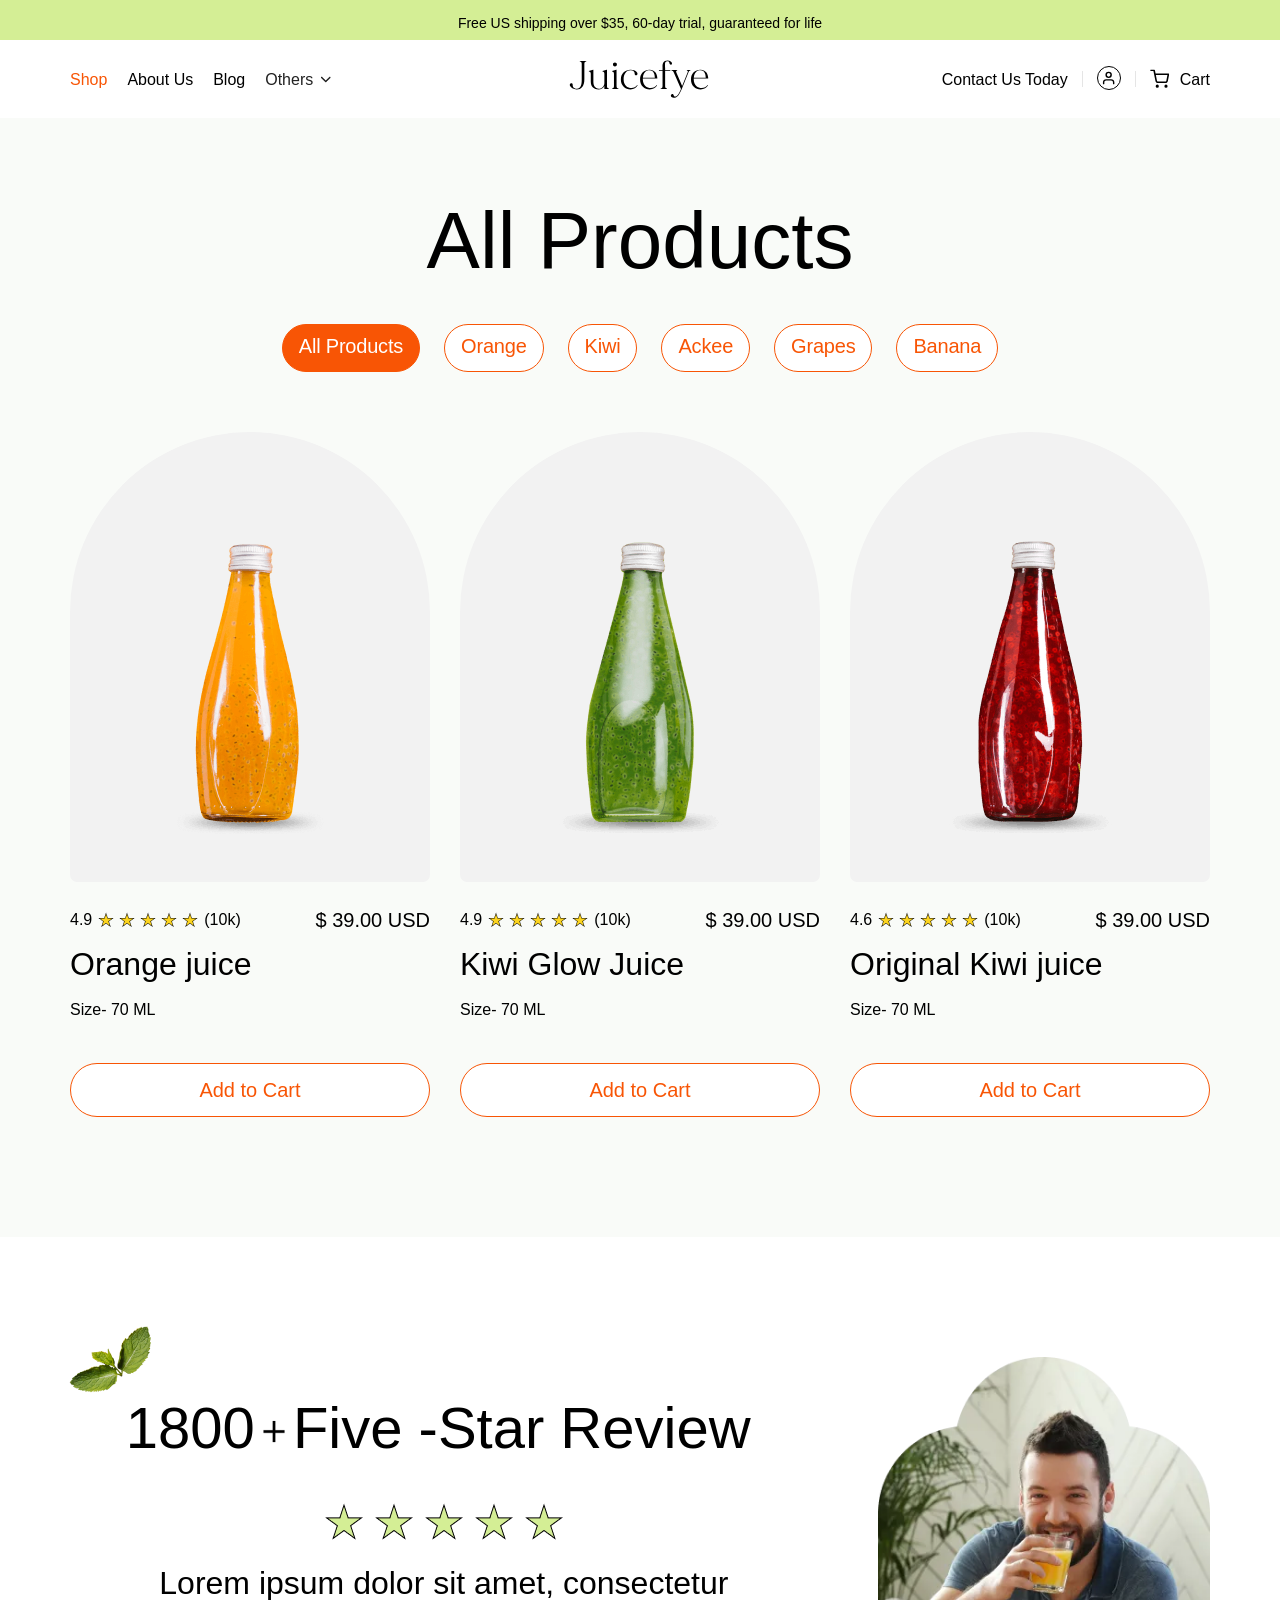
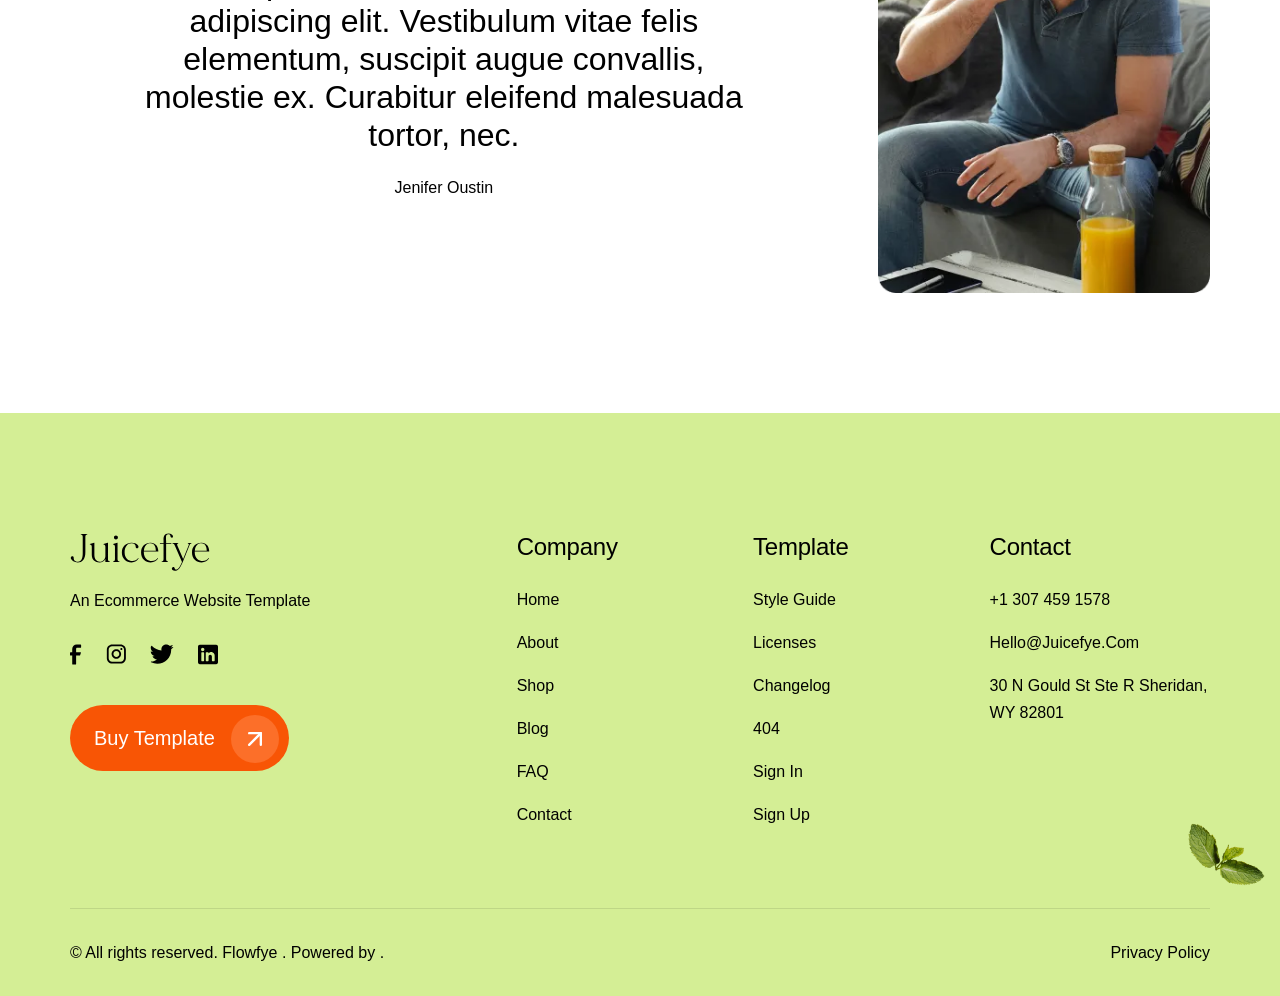
<file: shop.html>
<!DOCTYPE html><html lang="en"><head><meta charset="utf-8" /><link href="https://cdn.prod.website-files.com" rel="preconnect" /><title>
 Shop - tamjuice - Ecommerce website template
 </title><meta content="Beautifully designed Website Template for Food &amp; Drink with a distinct design and subtle animations." name="description" /><meta content="Shop - tamjuice - Ecommerce website template" property="og:title" /><meta content="Beautifully designed Website Template for Food &amp; Drink with a distinct design and subtle animations." property="og:description" /><meta content="images/open-graph.avif" property="og:image" /><meta content="Shop - tamjuice - Ecommerce website template" property="twitter:title" /><meta content="Beautifully designed Website Template for Food &amp; Drink with a distinct design and subtle animations." property="twitter:description" /><meta content="images/open-graph.avif" property="twitter:image" /><meta property="og:type" content="website" /><meta content="summary_large_image" name="twitter:card" /><meta content=" width=device-width, initial-scale=1" name="viewport" /><link href="css/tamjuice.shared.css" rel="stylesheet" type="text/css" /><link href="https://fonts.googleapis.com" rel="preconnect" /><link href="https://fonts.gstatic.com" rel="preconnect" /><link href="images/Favicon.svg" rel="shortcut icon" type="image/x-icon" /><link href="images/webclip.svg" rel="apple-touch-icon" /></head><body><div class="banner-wrap"><div class="banner-text">
 Free US shipping over $35, 60-day trial, guaranteed for life
 </div></div><div data-animation="default" data-collapse="medium" data-duration="400" data-easing="ease" data-easing2="ease" role="banner" class="navbar w-nav"><div class="nav-container"><div class="navbar-inner"><nav role="navigation" class="nav-menu w-nav-menu"><div class="nav-link-wrap"><a href="shop.html" aria-current="page" class="nav-link w-inline-block w--current"><div>
 Shop
 </div></a><a href="about.html" class="nav-link w-inline-block"><div>
 About us
 </div></a><a href="blog.html" class="nav-link w-inline-block"><div>
 Blog
 </div></a><a href="blog.html" class="nav-link show-on-mobile w-inline-block"><div>
 Contact us today
 </div></a><div data-hover="false" data-delay="0" class="dropdown w-dropdown"><div class="dropdown-toggle w-dropdown-toggle"><div>
 Others
 </div><div class="icon nav-dropdown-icon"><svg xmlns="http://www.w3.org/2000/svg" width="100%" viewBox="0 0 20 21" fill="none"><g clip-path="url(#clip0_1895_9125)"><path fill-rule="evenodd" clip-rule="evenodd" d="M10.2943 13.4672C10.1442 13.6172 9.94071 13.7015 9.72848 13.7015C9.51625 13.7015 9.31271 13.6172 9.16262 13.4672L4.63497 8.93953C4.55852 8.8657 4.49755 8.77738 4.4556 8.67974C4.41366 8.58209 4.39158 8.47707 4.39066 8.37079C4.38973 8.26452 4.40998 8.15913 4.45023 8.06077C4.49047 7.96241 4.5499 7.87305 4.62505 7.7979C4.70019 7.72275 4.78956 7.66332 4.88792 7.62308C4.98628 7.58283 5.09167 7.56258 5.19794 7.56351C5.30421 7.56443 5.40924 7.58651 5.50689 7.62846C5.60453 7.6704 5.69285 7.73137 5.76668 7.80782L9.72848 11.7696L13.6903 7.80782C13.8412 7.66203 14.0434 7.58135 14.2533 7.58318C14.4631 7.585 14.6638 7.66917 14.8122 7.81757C14.9606 7.96596 15.0448 8.1667 15.0466 8.37656C15.0485 8.58641 14.9678 8.78858 14.822 8.93953L10.2943 13.4672Z" fill="currentColor"></path></g><defs><clipPath id="clip0_1895_9125"><rect width="19.2087" height="19.2087" fill="currentColor" transform="translate(0.125 0.895508)"></rect></clipPath></defs></svg></div></div><nav class="dropdown-list w-dropdown-list"><div class="dropdown-list-inner"><div class="dropdown-list-top-content"><div class="dropdown-list-column"><a href="index.html" class="nav-link w-inline-block"><div>
 Home
 </div></a><a href="about.html" class="nav-link w-inline-block"><div>
 About Us
 </div></a><a href="shop.html" aria-current="page" class="nav-link w-inline-block w--current"><div>
 Shop
 </div></a><a href="#" class="nav-link w-inline-block"><div>
 Shop Details
 </div></a><a href="blog.html" class="nav-link w-inline-block"><div>
 Blog
 </div></a><a href="#" class="nav-link w-inline-block"><div>
 Blog Details
 </div></a></div><div class="dropdown-list-column"><a href="/#" class="nav-link w-inline-block"><div>
 Contact Us
 </div></a><a href="/shop-location" class="nav-link w-inline-block"><div>
 Location
 </div></a><a href="faq.html" class="nav-link w-inline-block"><div>
 FAQ
 </div></a></div><div class="dropdown-list-column"><a href="#" class="nav-link w-inline-block"><div>
 Checkout
 </div></a><a href="/privacy" class="nav-link w-inline-block"><div>
 Privacy Policy
 </div></a><a href="/404" class="nav-link w-inline-block"><div>
 404 Error
 </div></a><a href="/log-in" class="nav-link w-inline-block"><div>
 Sign in
 </div></a><a href="/sign-up" class="nav-link w-inline-block"><div>
 Sign up
 </div></a><a href="#" target="_blank" class="more-template-link w-inline-block"><div>
 More Website Templates
 </div></a></div></div><div class="dropdown-list-bottom-content"><p class="nav-copyright-text">
 © Made By
 <a href="https://www.flowfye.com/" target="_blank" class="external-link"> flowfye
</a>
 - Powered By
 <a href="#" target="_blank"></a></p><div class="social-icon-wrap"><a href="https://www.facebook.com/reestify" target="_blank" class="social-icon facebook-icon w-inline-block"><svg xmlns="http://www.w3.org/2000/svg" width="100%" viewBox="0 0 12 21" fill="none"><g clip-path="url(#clip0_1864_10523)"><path d="M10.5556 3.83333H7.22222C6.60855 3.83333 6.11111 4.3308 6.11111 4.94444V8.27778H10.5556C10.6819 8.27498 10.8018 8.33378 10.8769 8.43544C10.952 8.53711 10.9731 8.66889 10.9333 8.78889L10.1111 11.2333C10.0353 11.4577 9.82567 11.6093 9.58889 11.6111H6.11111V19.9444C6.11111 20.2512 5.86233 20.5 5.55555 20.5H2.77778C2.47096 20.5 2.22222 20.2512 2.22222 19.9444V11.6111H0.555555C0.248733 11.6111 0 11.3623 0 11.0556V8.83333C0 8.52656 0.248733 8.27778 0.555555 8.27778H2.22222V4.94444C2.22222 2.48984 4.21211 0.5 6.66667 0.5H10.5556C10.8623 0.5 11.1111 0.748733 11.1111 1.05556V3.27778C11.1111 3.5846 10.8623 3.83333 10.5556 3.83333Z" fill="currentColor"></path></g><defs><clipPath id="clip0_1864_10523"><rect width="12" height="20" fill="currentColor" transform="translate(0 0.5)"></rect></clipPath></defs></svg></a><a href="https://x.com/?lang=en" target="_blank" class="social-icon twitter-icon w-inline-block"><svg xmlns="http://www.w3.org/2000/svg" width="100%" viewBox="0 0 25 21" fill="none"><g clip-path="url(#clip0_1864_10527)"><path d="M24.2411 3.39857C23.6341 4.2084 22.9002 4.91482 22.0679 5.49055C22.0679 5.70209 22.0679 5.91363 22.0679 6.13694C22.0746 9.97858 20.5401 13.6622 17.8084 16.3621C15.0766 19.062 11.3763 20.5522 7.53683 20.4986C5.31714 20.5061 3.12587 19.9993 1.13469 19.0178C1.02732 18.9709 0.958076 18.8647 0.958482 18.7475V18.6182C0.958482 18.4494 1.09523 18.3127 1.26391 18.3127C3.44581 18.2407 5.54986 17.4842 7.27839 16.1502C5.30347 16.1104 3.52655 14.9404 2.70879 13.1415C2.66749 13.0433 2.68034 12.9305 2.74273 12.8441C2.80511 12.7577 2.908 12.7101 3.01421 12.7185C3.61443 12.7787 4.22066 12.7229 4.79977 12.5539C2.61962 12.1013 0.981475 10.2914 0.74703 8.0761C0.738704 7.96982 0.786325 7.86694 0.872704 7.80446C0.95907 7.74211 1.07171 7.72917 1.16993 7.7706C1.75498 8.02877 2.38655 8.16472 3.02596 8.17008C1.11563 6.9163 0.290494 4.53145 1.01721 2.36435C1.09223 2.15377 1.27246 1.9982 1.49166 1.95483C1.71085 1.91144 1.93671 1.98665 2.0862 2.1528C4.66407 4.89642 8.2061 6.53133 11.9654 6.71281C11.8692 6.32858 11.8219 5.93369 11.8245 5.53755C11.8597 3.46043 13.1449 1.61008 15.0785 0.852774C17.0119 0.0954789 19.2112 0.581088 20.6466 2.08228C21.6249 1.89589 22.5708 1.56726 23.4541 1.10681C23.5188 1.06642 23.6008 1.06642 23.6656 1.10681C23.7059 1.17155 23.7059 1.25362 23.6656 1.31836C23.2377 2.29807 22.515 3.11977 21.5981 3.66888C22.401 3.57577 23.1897 3.38637 23.9475 3.10477C24.0113 3.06134 24.0951 3.06134 24.1589 3.10477C24.2124 3.12921 24.2524 3.17597 24.2682 3.23258C24.284 3.2892 24.2741 3.34992 24.2411 3.39857Z" fill="currentColor"></path></g><defs><clipPath id="clip0_1864_10527"><rect width="25" height="20" fill="currentColor" transform="translate(0 0.5)"></rect></clipPath></defs></svg></a><a href="https://www.instagram.com/" target="_blank" class="social-icon w-inline-block"><svg xmlns="http://www.w3.org/2000/svg" width="100%" viewBox="0 0 21 21" fill="none"><g clip-path="url(#clip0_1864_10525)"><path fill-rule="evenodd" clip-rule="evenodd" d="M15.3214 0.5H6.43251C3.36426 0.5 0.876953 2.98731 0.876953 6.05556V14.9444C0.876953 18.0127 3.36426 20.5 6.43251 20.5H15.3214C18.3896 20.5 20.877 18.0127 20.877 14.9444V6.05556C20.877 2.98731 18.3896 0.5 15.3214 0.5ZM18.9325 14.9444C18.9264 16.9362 17.3132 18.5494 15.3214 18.5556H6.43251C4.44068 18.5494 2.8275 16.9362 2.8214 14.9444V6.05556C2.8275 4.06372 4.44068 2.45054 6.43251 2.44444H15.3214C17.3132 2.45054 18.9264 4.06372 18.9325 6.05556V14.9444ZM16.1547 6.33333C16.7684 6.33333 17.2658 5.83587 17.2658 5.22222C17.2658 4.60858 16.7684 4.11111 16.1547 4.11111C15.5411 4.11111 15.0436 4.60858 15.0436 5.22222C15.0436 5.83587 15.5411 6.33333 16.1547 6.33333ZM10.877 5.5C8.11553 5.5 5.87695 7.73858 5.87695 10.5C5.87695 13.2614 8.11553 15.5 10.877 15.5C13.6384 15.5 15.877 13.2614 15.877 10.5C15.88 9.173 15.3541 7.89952 14.4157 6.9612C13.4774 6.02288 12.204 5.49704 10.877 5.5ZM7.8214 10.5C7.8214 12.1876 9.1894 13.5556 10.877 13.5556C12.5645 13.5556 13.9325 12.1876 13.9325 10.5C13.9325 8.81244 12.5645 7.44444 10.877 7.44444C9.1894 7.44444 7.8214 8.81244 7.8214 10.5Z" fill="currentColor"></path></g><defs><clipPath id="clip0_1864_10525"><rect width="21" height="20" fill="currentColor" transform="translate(0 0.5)"></rect></clipPath></defs></svg></a></div></div></div></nav></div></div></nav><a href="index.html" class="brand-logo-wrap w-nav-brand"><img src="images/tamjuice-logo.svg" loading="lazy" width="218" alt="tamjuice-logo" class="logo-image" /></a><div class="nav-content-menu"><a href="/#" class="nav-link hide-on-landscape w-inline-block"><div>
 Contact us today
 </div></a><div class="nav-line"></div><div data-hover="false" data-delay="0" class="user-dropdown w-dropdown"><div class="user-dropdown-toggle w-dropdown-toggle"><div class="user-dropdown-icon"><svg xmlns="http://www.w3.org/2000/svg" width="100%" viewBox="0 0 17 17" fill="none"><path d="M13.4577 14.5V13.1667C13.4577 12.4594 13.1767 11.7811 12.6766 11.281C12.1765 10.781 11.4983 10.5 10.791 10.5H5.45768C4.75044 10.5 4.07216 10.781 3.57206 11.281C3.07197 11.7811 2.79102 12.4594 2.79102 13.1667V14.5" stroke="currentColor" stroke-width="1.5" stroke-linecap="round" stroke-linejoin="round"></path><path d="M8.12565 7.83333C9.59841 7.83333 10.7923 6.63943 10.7923 5.16667C10.7923 3.69391 9.59841 2.5 8.12565 2.5C6.65289 2.5 5.45898 3.69391 5.45898 5.16667C5.45898 6.63943 6.65289 7.83333 8.12565 7.83333Z" stroke="currentColor" stroke-width="1.5" stroke-linecap="round" stroke-linejoin="round"></path></svg></div></div><nav class="user-dropdown-list w-dropdown-list"><a href="/sign-up" class="user-dropdown-link w-inline-block"><div>
 Sign up
 </div></a><a href="/log-in" class="user-dropdown-link w-inline-block"><div>
 Log in
 </div></a></nav></div><div class="nav-line"></div><div data-open-product="" class="w-commerce-commercecartwrapper" data-node-type="commerce-cart-wrapper"><a class="w-commerce-commercecartopenlink cart-button w-inline-block" role="button" aria-haspopup="dialog" aria-label="Open cart" data-node-type="commerce-cart-open-link" href="#"><div class="cart-icon"><svg xmlns="http://www.w3.org/2000/svg" width="100%" viewBox="0 0 21 21" fill="none"><g clip-path="url(#clip0_2068_17433)"><path d="M7.62435 18.8334C8.08459 18.8334 8.45768 18.4603 8.45768 18.0001C8.45768 17.5398 8.08459 17.1667 7.62435 17.1667C7.16411 17.1667 6.79102 17.5398 6.79102 18.0001C6.79102 18.4603 7.16411 18.8334 7.62435 18.8334Z" stroke="currentColor" stroke-width="1.66667" stroke-linecap="round" stroke-linejoin="round"></path><path d="M16.7923 18.8334C17.2526 18.8334 17.6257 18.4603 17.6257 18.0001C17.6257 17.5398 17.2526 17.1667 16.7923 17.1667C16.3321 17.1667 15.959 17.5398 15.959 18.0001C15.959 18.4603 16.3321 18.8334 16.7923 18.8334Z" stroke="currentColor" stroke-width="1.66667" stroke-linecap="round" stroke-linejoin="round"></path><path d="M0.958984 1.3335H4.29232L6.52565 12.4918C6.60186 12.8755 6.81058 13.2201 7.11527 13.4654C7.41997 13.7107 7.80123 13.841 8.19232 13.8335H16.2923C16.6834 13.841 17.0647 13.7107 17.3694 13.4654C17.6741 13.2201 17.8828 12.8755 17.959 12.4918L19.2923 5.50016H5.12565" stroke="currentColor" stroke-width="1.66667" stroke-linecap="round" stroke-linejoin="round"></path></g><defs><clipPath id="clip0_2068_17433"><rect width="20" height="20" fill="currentColor" transform="translate(0.125 0.5)"></rect></clipPath></defs></svg></div><div class="text-block w-inline-block">
 Cart
 </div><div data-count-hide-rule="always" class="w-commerce-commercecartopenlinkcount">
 0
 </div></a><div class="w-commerce-commercecartcontainerwrapper w-commerce-commercecartcontainerwrapper--cartType-rightSidebar" data-node-type="commerce-cart-container-wrapper"><div data-node-type="commerce-cart-container" role="dialog" class="w-commerce-commercecartcontainer"><div class="w-commerce-commercecartheader cart-header"><h4 class="w-commerce-commercecartheading cart-header-title">
 Your Cart
 </h4><a class="w-commerce-commercecartcloselink close-button w-inline-block" role="button" aria-label="Close cart" data-node-type="commerce-cart-close-link"><div class="icon"><svg xmlns="http://www.w3.org/2000/svg" width="100%" viewBox="0 0 24 24" fill="none"><path d="M18 6L6 18" stroke="currentColor" stroke-width="2" stroke-linecap="round" stroke-linejoin="round"></path><path d="M6 6L18 18" stroke="currentColor" stroke-width="2" stroke-linecap="round" stroke-linejoin="round"></path></svg></div></a></div><div class="w-commerce-commercecartformwrapper cart-form-wrapper"><form class="w-commerce-commercecartform" data-node-type="commerce-cart-form"><div class="w-commerce-commercecartlist cart-list"><div class="w-commerce-commercecartitem cart-item"><a href="#" class="cart-image-wrap w-inline-block"><img src="images/placeholder.60f9b1840c.svg" alt="" class="w-commerce-commercecartitemimage cart-image w-dyn-bind-empty" /></a><div class="cart-item-info"><div class="w-commerce-commercecartiteminfo cart-item-info-inner"><div class="w-commerce-commercecartproductname cart-item-name w-dyn-bind-empty"></div><div class="cart-item-price"><div>
 Shop this classic Juice -
 </div><div>
 $ 0.00 USD
 </div></div><ul class="w-commerce-commercecartoptionlist"><li><span></span><span> :
</span><span></span></li></ul><input aria-label="Update quantity" class="w-commerce-commercecartquantity cart-quantity" required="" pattern="^[0-9]+$" inputmode="numeric" type="number" name="quantity" autocomplete="off" data-commerce-sku-id="" value="1" /></div><a href="#" role="button" class="remove-button w-inline-block" data-commerce-sku-id="" aria-label="Remove item from cart"></a></div></div></div><div class="w-commerce-commercecartfooter cart-footer"><div aria-atomic="true" aria-live="polite" class="w-commerce-commercecartlineitem cart-line-item"><div>
 Subtotal
 </div><div class="w-commerce-commercecartordervalue"></div></div><div><div data-node-type="commerce-cart-quick-checkout-actions"><a data-node-type="commerce-cart-apple-pay-button" role="button" aria-label="Apple Pay" aria-haspopup="dialog" class="w-commerce-commercecartapplepaybutton apple-pay" tabindex="0"><div></div></a><a data-node-type="commerce-cart-quick-checkout-button" role="button" tabindex="0" aria-haspopup="dialog" class="w-commerce-commercecartquickcheckoutbutton pay-with-browser"><svg class="w-commerce-commercequickcheckoutgoogleicon" xmlns="http://www.w3.org/2000/svg" xlink="http://www.w3.org/1999/xlink" width="16" height="16" viewBox="0 0 16 16"><defs><polygon id="google-mark-a" points="0 .329 3.494 .329 3.494 7.649 0 7.649"></polygon><polygon id="google-mark-c" points=".894 0 13.169 0 13.169 6.443 .894 6.443"></polygon></defs><g fill="none" fill-rule="evenodd"><path fill="#4285F4" d="M10.5967,12.0469 L10.5967,14.0649 L13.1167,14.0649 C14.6047,12.6759 15.4577,10.6209 15.4577,8.1779 C15.4577,7.6339 15.4137,7.0889 15.3257,6.5559 L7.8887,6.5559 L7.8887,9.6329 L12.1507,9.6329 C11.9767,10.6119 11.4147,11.4899 10.5967,12.0469"></path><path fill="#34A853" d="M7.8887,16 C10.0137,16 11.8107,15.289 13.1147,14.067 C13.1147,14.066 13.1157,14.065 13.1167,14.064 L10.5967,12.047 C10.5877,12.053 10.5807,12.061 10.5727,12.067 C9.8607,12.556 8.9507,12.833 7.8887,12.833 C5.8577,12.833 4.1387,11.457 3.4937,9.605 L0.8747,9.605 L0.8747,11.648 C2.2197,14.319 4.9287,16 7.8887,16"></path><g transform="translate(0 4)"><mask id="google-mark-b" fill="#fff"><use href="#google-mark-a"></use></mask><path fill="#FBBC04" d="M3.4639,5.5337 C3.1369,4.5477 3.1359,3.4727 3.4609,2.4757 L3.4639,2.4777 C3.4679,2.4657 3.4749,2.4547 3.4789,2.4427 L3.4939,0.3287 L0.8939,0.3287 C0.8799,0.3577 0.8599,0.3827 0.8459,0.4117 C-0.2821,2.6667 -0.2821,5.3337 0.8459,7.5887 L0.8459,7.5997 C0.8549,7.6167 0.8659,7.6317 0.8749,7.6487 L3.4939,5.6057 C3.4849,5.5807 3.4729,5.5587 3.4639,5.5337" mask="url(#google-mark-b)"></path></g><mask id="google-mark-d" fill="#fff"><use href="#google-mark-c"></use></mask><path fill="#EA4335" d="M0.894,4.3291 L3.478,6.4431 C4.113,4.5611 5.843,3.1671 7.889,3.1671 C9.018,3.1451 10.102,3.5781 10.912,4.3671 L13.169,2.0781 C11.733,0.7231 9.85,-0.0219 7.889,0.0001 C4.941,0.0001 2.245,1.6791 0.894,4.3291" mask="url(#google-mark-d)"></path></g></svg><svg class="w-commerce-commercequickcheckoutmicrosofticon" xmlns="http://www.w3.org/2000/svg" width="16" height="16" viewBox="0 0 16 16"><g fill="none" fill-rule="evenodd"><polygon fill="#F05022" points="7 7 1 7 1 1 7 1"></polygon><polygon fill="#7DB902" points="15 7 9 7 9 1 15 1"></polygon><polygon fill="#00A4EE" points="7 15 1 15 1 9 7 9"></polygon><polygon fill="#FFB700" points="15 15 9 15 9 9 15 9"></polygon></g></svg><div>
 Pay with browser.
 </div></a></div><a href="/checkout" value="Checkout" class="w-commerce-commercecartcheckoutbutton checkout-button" data-loading-text="Hang Tight..." data-node-type="cart-checkout-button"> Checkout
</a></div></div></form><div class="w-commerce-commercecartemptystate"><div aria-label="This cart is empty" aria-live="polite">
 No items found.
 </div></div><div aria-live="assertive" data-node-type="commerce-cart-error" class="w-commerce-commercecarterrorstate error-message cart-error-message"><div class="w-cart-error-msg">
 Product is not available in this quantity.
 </div></div></div></div></div></div><div class="menu-icon w-nav-button"><div class="menu-icon-line-top"></div><div class="menu-icon-line-middle"><div class="menu-icon-line-middle-inner"></div></div><div class="menu-icon-line-bottom"></div></div></div></div></div></div><header class="section-product"><div class="container-main"><div class="section-component"><h1 class="text-align-center">
 All Products
 </h1><div class="product-category-wrap"><a href="shop.html" aria-current="page" class="category-tab-link w--current"> All Products
</a><div class="collection-list-wrapper w-dyn-list"><div role="list" class="product-category-list w-dyn-items"><div role="listitem" class="collection-item w-dyn-item"><a href="#" class="category-tab-link"> Orange
</a></div><div role="listitem" class="collection-item w-dyn-item"><a href="#" class="category-tab-link"> Kiwi
</a></div><div role="listitem" class="collection-item w-dyn-item"><a href="#" class="category-tab-link"> Ackee
</a></div><div role="listitem" class="collection-item w-dyn-item"><a href="#" class="category-tab-link"> Grapes
</a></div><div role="listitem" class="collection-item w-dyn-item"><a href="#" class="category-tab-link"> Banana
</a></div></div></div></div><div class="product-list-wrap"><div class="w-dyn-list"><div role="list" class="product-list w-dyn-items"><div role="listitem" class="w-dyn-item"><div class="product-item"><a aria-label="Product item link" href="/product/orange-juice" class="product-item-image-wrap w-inline-block"><img alt="Orange juice" loading="lazy" src="images/product-3.png" class="product-item-image" /></a><div class="product-item-content-wrap"><div class="product-item-rating-wrap"><div class="product-rating-wrap"><div>
 4.9
 </div><div class="rating-image-wrap"><img alt="" loading="lazy" src="images/Frame_83.png" /></div><div class="total-rating-wrap"><div>
 (
 </div><div>
 10k
 </div><div>
 )
 </div></div></div><div class="price-text">
 $ 39.00 USD
 </div></div><a href="/product/orange-juice" class="product-title-wrap w-inline-block"><div class="product-title">
 Orange juice
 </div></a><div class="product-size-wrap"><div>
 Size- 70 ML
 </div></div><div class="add-to-cart"><form data-node-type="commerce-add-to-cart-form" data-commerce-sku-id="657aa59666e80a6991441a13" data-loading-text="Adding to cart..." data-commerce-product-id="657aa59645e42d33f9318036" class="w-commerce-commerceaddtocartform add-to-cart-default-state"><label for="quantity-05c7296ae533e27a0225ffed4606db2d" class="hide">
 Quantity
 </label><input type="submit" data-node-type="commerce-add-to-cart-button" data-loading-text="Adding to cart..." aria-busy="false" aria-haspopup="dialog" class="w-commerce-commerceaddtocartbutton shop-button" value="Add to Cart" /><a data-node-type="commerce-buy-now-button" aria-busy="false" aria-haspopup="false" data-default-text="Buy now" data-subscription-text="Subscribe now" class="w-commerce-commercebuynowbutton shop-button" href="/checkout"> Buy now
</a></form><div class="w-commerce-commerceaddtocartoutofstock out-of-stock-state" tabindex="0"><div>
 This product is out of stock.
 </div></div><div aria-live="assertive" data-node-type="commerce-add-to-cart-error" class="w-commerce-commerceaddtocarterror product-error-state"><div data-node-type="commerce-add-to-cart-error">
 Product is not available in this quantity.
 </div></div></div></div></div></div><div role="listitem" class="w-dyn-item"><div class="product-item"><a aria-label="Product item link" href="/product/kiwi-glow-juice" class="product-item-image-wrap w-inline-block"><img alt="Kiwi Glow Juice" loading="lazy" src="images/product-2.png" class="product-item-image" /></a><div class="product-item-content-wrap"><div class="product-item-rating-wrap"><div class="product-rating-wrap"><div>
 4.9
 </div><div class="rating-image-wrap"><img alt="" loading="lazy" src="images/Frame_83.png" /></div><div class="total-rating-wrap"><div>
 (
 </div><div>
 10k
 </div><div>
 )
 </div></div></div><div class="price-text">
 $ 39.00 USD
 </div></div><a href="/product/kiwi-glow-juice" class="product-title-wrap w-inline-block"><div class="product-title">
 Kiwi Glow Juice
 </div></a><div class="product-size-wrap"><div>
 Size- 70 ML
 </div></div><div class="add-to-cart"><form data-node-type="commerce-add-to-cart-form" data-commerce-sku-id="657aa4dc358ec0cddd6f3085" data-loading-text="Adding to cart..." data-commerce-product-id="657aa4db9ca63dfd37d4902b" class="w-commerce-commerceaddtocartform add-to-cart-default-state"><label for="quantity-05c7296ae533e27a0225ffed4606db2d" class="hide">
 Quantity
 </label><input type="submit" data-node-type="commerce-add-to-cart-button" data-loading-text="Adding to cart..." aria-busy="false" aria-haspopup="dialog" class="w-commerce-commerceaddtocartbutton shop-button" value="Add to Cart" /><a data-node-type="commerce-buy-now-button" aria-busy="false" aria-haspopup="false" data-default-text="Buy now" data-subscription-text="Subscribe now" class="w-commerce-commercebuynowbutton shop-button" href="/checkout"> Buy now
</a></form><div class="w-commerce-commerceaddtocartoutofstock out-of-stock-state" tabindex="0"><div>
 This product is out of stock.
 </div></div><div aria-live="assertive" data-node-type="commerce-add-to-cart-error" class="w-commerce-commerceaddtocarterror product-error-state"><div data-node-type="commerce-add-to-cart-error">
 Product is not available in this quantity.
 </div></div></div></div></div></div><div role="listitem" class="w-dyn-item"><div class="product-item"><a aria-label="Product item link" href="/product/original-kiwi-juice" class="product-item-image-wrap w-inline-block"><img alt="Original Kiwi juice " loading="lazy" src="images/product-1.png" class="product-item-image" /></a><div class="product-item-content-wrap"><div class="product-item-rating-wrap"><div class="product-rating-wrap"><div>
 4.6
 </div><div class="rating-image-wrap"><img alt="" loading="lazy" src="images/Frame_83.png" /></div><div class="total-rating-wrap"><div>
 (
 </div><div>
 10k
 </div><div>
 )
 </div></div></div><div class="price-text">
 $ 39.00 USD
 </div></div><a href="/product/original-kiwi-juice" class="product-title-wrap w-inline-block"><div class="product-title">
 Original Kiwi juice
 </div></a><div class="product-size-wrap"><div>
 Size- 70 ML
 </div></div><div class="add-to-cart"><form data-node-type="commerce-add-to-cart-form" data-commerce-sku-id="657aa3b95cdd2a55131395ed" data-loading-text="Adding to cart..." data-commerce-product-id="657aa3b8e185849299f7e182" class="w-commerce-commerceaddtocartform add-to-cart-default-state"><label for="quantity-05c7296ae533e27a0225ffed4606db2d" class="hide">
 Quantity
 </label><input type="submit" data-node-type="commerce-add-to-cart-button" data-loading-text="Adding to cart..." aria-busy="false" aria-haspopup="dialog" class="w-commerce-commerceaddtocartbutton shop-button" value="Add to Cart" /><a data-node-type="commerce-buy-now-button" aria-busy="false" aria-haspopup="false" data-default-text="Buy now" data-subscription-text="Subscribe now" class="w-commerce-commercebuynowbutton shop-button" href="/checkout"> Buy now
</a></form><div class="w-commerce-commerceaddtocartoutofstock out-of-stock-state" tabindex="0"><div>
 This product is out of stock.
 </div></div><div aria-live="assertive" data-node-type="commerce-add-to-cart-error" class="w-commerce-commerceaddtocarterror product-error-state"><div data-node-type="commerce-add-to-cart-error">
 Product is not available in this quantity.
 </div></div></div></div></div></div></div></div></div></div></div></header><section class="section-shop-testimonial"><div class="testimonial-wrapper"><div class="container-main"><div class="section-component"><div class="testimonial-element"><div id="w-node-_121c8b04-106c-a1a9-f064-35d10cd2d10f-0cd2d10c" class="testimonial-slider-wrap"><div class="testimonial-title-wrap"><div class="testimonial-title">
 1800
 </div><div class="testimonial-plus-icon"><img src="images/_.png" loading="lazy" width="22" alt="" /></div><h2 class="testimonial-title">
 Five -star review
 </h2></div><div id="w-node-_121c8b04-106c-a1a9-f064-35d10cd2d118-0cd2d10c" class="testimonial-slider-inner"><div data-delay="4000" data-animation="slide" class="testimonial-slider w-slider" data-autoplay="false" data-easing="ease" data-hide-arrows="false" data-disable-swipe="false" data-autoplay-limit="0" data-nav-spacing="4" data-duration="500" data-infinite="true"><div class="testimonial-slider-mask w-slider-mask"><div class="testimonial-slide w-slide"><div class="testimonial-slide-inner"><div class="testimonial-rating"><img src="images/testimonial-star.png" loading="lazy" alt="" class="rating-icon" /><img src="images/testimonial-star.png" loading="lazy" alt="" class="rating-icon" /><img src="images/testimonial-star.png" loading="lazy" alt="" class="rating-icon" /><img src="images/testimonial-star.png" loading="lazy" alt="" class="rating-icon" /><img src="images/testimonial-star.png" loading="lazy" alt="" class="rating-icon" /></div><h3 class="testimonial-text text-align-center">
 Lorem ipsum dolor sit amet, consectetur adipiscing elit. Vestibulum vitae felis elementum, suscipit augue convallis, molestie ex. Curabitur eleifend malesuada tortor, nec.
 </h3><div class="testimonial-author-name">
 Jenifer Oustin
 </div></div></div><div class="testimonial-slide w-slide"><div class="testimonial-slide-inner"><div class="testimonial-rating"><img src="images/testimonial-star.png" loading="lazy" alt="" class="rating-icon" /><img src="images/testimonial-star.png" loading="lazy" alt="" class="rating-icon" /><img src="images/testimonial-star.png" loading="lazy" alt="" class="rating-icon" /><img src="images/testimonial-star.png" loading="lazy" alt="" class="rating-icon" /><img src="images/testimonial-star.png" loading="lazy" alt="" class="rating-icon" /></div><h3 class="sub-heading-regular-2 text-align-center">
 Lorem ipsum dolor sit amet, consectetur adipiscing elit. In ornare pretium urna, eu cursus tortor cursus quis. Vivamus pulvinar mauris.
 </h3><div class="testimonial-author-name">
 David
 </div></div></div></div><div class="slider-arrow w-slider-arrow-left"></div><div class="slider-arrow testimonial-right w-slider-arrow-right"></div><div class="slide-nav w-slider-nav w-slider-nav-invert w-round"></div></div></div><img src="images/leaf-2-image.png" loading="lazy" alt="" class="testimonial-leaf-left" /></div><div id="w-node-_121c8b04-106c-a1a9-f064-35d10cd2d136-0cd2d10c" class="testimonial-section-image-wrap"><img src="images/testimonial-image.webp" loading="lazy" alt="Testimonial image" class="testimonial-section-image" /></div></div></div></div></div></section><footer class="footer"><div class="container-main"><div class="footer-component"><div class="footer-top-element"><div id="w-node-_244eaa87-9f80-a11d-be00-b1771cc4bd87-314b191c" class="footer-top-element-inner"><div class="footer-top-left-element"><a href="#" class="footer-logo-wrap w-inline-block"><img src="images/Juicefye-logo.svg" loading="lazy" alt="Juicefye-logo" class="brand-logo" /></a><div class="footer-para-wrap"><p>
 An Ecommerce Website Template
 </p></div><div class="social-icon-wrap footer-social-icon-wrap"><a href="https://www.facebook.com/reestify" target="_blank" class="social-icon facebook-icon w-inline-block"><svg xmlns="http://www.w3.org/2000/svg" width="100%" viewBox="0 0 12 21" fill="none"><g clip-path="url(#clip0_1864_10523)"><path d="M10.5556 3.83333H7.22222C6.60855 3.83333 6.11111 4.3308 6.11111 4.94444V8.27778H10.5556C10.6819 8.27498 10.8018 8.33378 10.8769 8.43544C10.952 8.53711 10.9731 8.66889 10.9333 8.78889L10.1111 11.2333C10.0353 11.4577 9.82567 11.6093 9.58889 11.6111H6.11111V19.9444C6.11111 20.2512 5.86233 20.5 5.55555 20.5H2.77778C2.47096 20.5 2.22222 20.2512 2.22222 19.9444V11.6111H0.555555C0.248733 11.6111 0 11.3623 0 11.0556V8.83333C0 8.52656 0.248733 8.27778 0.555555 8.27778H2.22222V4.94444C2.22222 2.48984 4.21211 0.5 6.66667 0.5H10.5556C10.8623 0.5 11.1111 0.748733 11.1111 1.05556V3.27778C11.1111 3.5846 10.8623 3.83333 10.5556 3.83333Z" fill="currentColor"></path></g><defs><clipPath id="clip0_1864_10523"><rect width="12" height="20" fill="currentColor" transform="translate(0 0.5)"></rect></clipPath></defs></svg></a><a href="https://www.instagram.com/" target="_blank" class="social-icon w-inline-block"><svg xmlns="http://www.w3.org/2000/svg" width="100%" viewBox="0 0 21 21" fill="none"><g clip-path="url(#clip0_1864_10525)"><path fill-rule="evenodd" clip-rule="evenodd" d="M15.3214 0.5H6.43251C3.36426 0.5 0.876953 2.98731 0.876953 6.05556V14.9444C0.876953 18.0127 3.36426 20.5 6.43251 20.5H15.3214C18.3896 20.5 20.877 18.0127 20.877 14.9444V6.05556C20.877 2.98731 18.3896 0.5 15.3214 0.5ZM18.9325 14.9444C18.9264 16.9362 17.3132 18.5494 15.3214 18.5556H6.43251C4.44068 18.5494 2.8275 16.9362 2.8214 14.9444V6.05556C2.8275 4.06372 4.44068 2.45054 6.43251 2.44444H15.3214C17.3132 2.45054 18.9264 4.06372 18.9325 6.05556V14.9444ZM16.1547 6.33333C16.7684 6.33333 17.2658 5.83587 17.2658 5.22222C17.2658 4.60858 16.7684 4.11111 16.1547 4.11111C15.5411 4.11111 15.0436 4.60858 15.0436 5.22222C15.0436 5.83587 15.5411 6.33333 16.1547 6.33333ZM10.877 5.5C8.11553 5.5 5.87695 7.73858 5.87695 10.5C5.87695 13.2614 8.11553 15.5 10.877 15.5C13.6384 15.5 15.877 13.2614 15.877 10.5C15.88 9.173 15.3541 7.89952 14.4157 6.9612C13.4774 6.02288 12.204 5.49704 10.877 5.5ZM7.8214 10.5C7.8214 12.1876 9.1894 13.5556 10.877 13.5556C12.5645 13.5556 13.9325 12.1876 13.9325 10.5C13.9325 8.81244 12.5645 7.44444 10.877 7.44444C9.1894 7.44444 7.8214 8.81244 7.8214 10.5Z" fill="currentColor"></path></g><defs><clipPath id="clip0_1864_10525"><rect width="21" height="20" fill="currentColor" transform="translate(0 0.5)"></rect></clipPath></defs></svg></a><a href="https://x.com/?lang=en" target="_blank" class="social-icon twitter-icon w-inline-block"><svg xmlns="http://www.w3.org/2000/svg" width="100%" viewBox="0 0 25 21" fill="none"><g clip-path="url(#clip0_1864_10527)"><path d="M24.2411 3.39857C23.6341 4.2084 22.9002 4.91482 22.0679 5.49055C22.0679 5.70209 22.0679 5.91363 22.0679 6.13694C22.0746 9.97858 20.5401 13.6622 17.8084 16.3621C15.0766 19.062 11.3763 20.5522 7.53683 20.4986C5.31714 20.5061 3.12587 19.9993 1.13469 19.0178C1.02732 18.9709 0.958076 18.8647 0.958482 18.7475V18.6182C0.958482 18.4494 1.09523 18.3127 1.26391 18.3127C3.44581 18.2407 5.54986 17.4842 7.27839 16.1502C5.30347 16.1104 3.52655 14.9404 2.70879 13.1415C2.66749 13.0433 2.68034 12.9305 2.74273 12.8441C2.80511 12.7577 2.908 12.7101 3.01421 12.7185C3.61443 12.7787 4.22066 12.7229 4.79977 12.5539C2.61962 12.1013 0.981475 10.2914 0.74703 8.0761C0.738704 7.96982 0.786325 7.86694 0.872704 7.80446C0.95907 7.74211 1.07171 7.72917 1.16993 7.7706C1.75498 8.02877 2.38655 8.16472 3.02596 8.17008C1.11563 6.9163 0.290494 4.53145 1.01721 2.36435C1.09223 2.15377 1.27246 1.9982 1.49166 1.95483C1.71085 1.91144 1.93671 1.98665 2.0862 2.1528C4.66407 4.89642 8.2061 6.53133 11.9654 6.71281C11.8692 6.32858 11.8219 5.93369 11.8245 5.53755C11.8597 3.46043 13.1449 1.61008 15.0785 0.852774C17.0119 0.0954789 19.2112 0.581088 20.6466 2.08228C21.6249 1.89589 22.5708 1.56726 23.4541 1.10681C23.5188 1.06642 23.6008 1.06642 23.6656 1.10681C23.7059 1.17155 23.7059 1.25362 23.6656 1.31836C23.2377 2.29807 22.515 3.11977 21.5981 3.66888C22.401 3.57577 23.1897 3.38637 23.9475 3.10477C24.0113 3.06134 24.0951 3.06134 24.1589 3.10477C24.2124 3.12921 24.2524 3.17597 24.2682 3.23258C24.284 3.2892 24.2741 3.34992 24.2411 3.39857Z" fill="currentColor"></path></g><defs><clipPath id="clip0_1864_10527"><rect width="25" height="20" fill="currentColor" transform="translate(0 0.5)"></rect></clipPath></defs></svg></a><a href="https://www.linkedin.com/company/reestify/" target="_blank" class="social-icon w-inline-block"><svg xmlns="http://www.w3.org/2000/svg" width="100%" viewBox="0 0 20 21" fill="none"><g clip-path="url(#clip0_1864_10529)"><path fill-rule="evenodd" clip-rule="evenodd" d="M2.22222 0.5H17.7778C19.0051 0.5 20 1.49492 20 2.72222V18.2778C20 19.5051 19.0051 20.5 17.7778 20.5H2.22222C0.994922 20.5 0 19.5051 0 18.2778V2.72222C0 1.49492 0.994922 0.5 2.22222 0.5ZM5.55556 17.1667C5.86238 17.1667 6.11111 16.9179 6.11111 16.6111V8.83333C6.11111 8.52656 5.86238 8.27778 5.55556 8.27778H3.88889C3.58207 8.27778 3.33333 8.52656 3.33333 8.83333V16.6111C3.33333 16.9179 3.58207 17.1667 3.88889 17.1667H5.55556ZM4.72222 7.16667C3.80174 7.16667 3.05556 6.42048 3.05556 5.5C3.05556 4.57952 3.80174 3.83333 4.72222 3.83333C5.6427 3.83333 6.38889 4.57952 6.38889 5.5C6.38889 6.42048 5.6427 7.16667 4.72222 7.16667ZM16.1111 17.1667C16.4179 17.1667 16.6667 16.9179 16.6667 16.6111V11.5C16.7028 9.73422 15.3973 8.22724 13.6444 8.01111C12.4189 7.89917 11.2314 8.47156 10.5556 9.5V8.83333C10.5556 8.52656 10.3068 8.27778 10 8.27778H8.33333C8.02656 8.27778 7.77778 8.52656 7.77778 8.83333V16.6111C7.77778 16.9179 8.02656 17.1667 8.33333 17.1667H10C10.3068 17.1667 10.5556 16.9179 10.5556 16.6111V12.4444C10.5556 11.524 11.3018 10.7778 12.2222 10.7778C13.1427 10.7778 13.8889 11.524 13.8889 12.4444V16.6111C13.8889 16.9179 14.1377 17.1667 14.4444 17.1667H16.1111Z" fill="currentColor"></path></g><defs><clipPath id="clip0_1864_10529"><rect width="20" height="20" fill="currentColor" transform="translate(0 0.5)"></rect></clipPath></defs></svg></a></div><a href="#" target="_blank" class="primary-button w-inline-block"><div class="primary-button-text">
 Buy Template
 </div><div class="button-circle"><img src="images/arrow-up-right.svg" loading="lazy" alt="" class="primary-button-icon" /></div></a></div><div id="w-node-_983bcb25-c472-1636-43e2-44a4314b1930-314b191c" class="footer-top-right-element"><div id="w-node-_983bcb25-c472-1636-43e2-44a4314b1931-314b191c" class="footer-link-column"><h3 class="footer-column-title">
 Company
 </h3><div class="footer-links-wrap"><a href="index.html" class="footer-single-link w-inline-block"><div>
 Home
 </div></a><a href="about.html" class="footer-single-link w-inline-block"><div>
 About
 </div></a><a href="shop.html" aria-current="page" class="footer-single-link w-inline-block w--current"><div>
 Shop
 </div></a><a href="blog.html" class="footer-single-link w-inline-block"><div>
 Blog
 </div></a><a href="faq.html" class="footer-single-link w-inline-block"><div>
 FAQ
 </div></a><a href="/#" class="footer-single-link w-inline-block"><div>
 Contact
 </div></a></div></div><div id="w-node-_983bcb25-c472-1636-43e2-44a4314b1941-314b191c" class="footer-link-column"><h3 class="footer-column-title">
 Template
 </h3><div class="footer-links-wrap"><a href="/template-info/style-guide" class="footer-single-link w-inline-block"><div>
 Style Guide
 </div></a><a href="/template-info/license" class="footer-single-link w-inline-block"><div>
 Licenses
 </div></a><a href="/template-info/changelog" class="footer-single-link w-inline-block"><div>
 Changelog
 </div></a><a href="/404" class="footer-single-link w-inline-block"><div>
 404
 </div></a><a href="/log-in" class="footer-single-link w-inline-block"><div>
 Sign In
 </div></a><a href="/sign-up" class="footer-single-link w-inline-block"><div>
 Sign Up
 </div></a></div></div><div id="w-node-_983bcb25-c472-1636-43e2-44a4314b1951-314b191c" class="footer-link-column"><h3 class="footer-column-title">
 Contact
 </h3><div class="footer-links-wrap"><a href="tel:+13074591578" class="footer-single-link w-inline-block"><div>
 +1 307 459 1578
 </div></a><a href="mailto:Hello@juicefye.com" class="footer-single-link w-inline-block"><div>
 Hello@juicefye.com
 </div></a><p>
 30 N Gould St Ste R Sheridan,
 <br />
 WY 82801
 </p></div></div></div></div></div><div class="horizontal-line"></div><div class="footer-bottom-element"><div id="w-node-_983bcb25-c472-1636-43e2-44a4314b1963-314b191c" class="footer-copyright-wrap"><p class="copyright-text">
 © All rights reserved.
 <a href="https://www.flowfye.com/" target="_blank"> Flowfye
</a>
 . Powered by
 <a href="#" target="_blank"></a>
 .
 </p></div><div class="footer-legal-links-wrap"><a href="/privacy" class="footer-single-link legal-link w-inline-block"><div>
 Privacy Policy
 </div></a></div></div><img src="images/leaf-image.png" loading="lazy" alt="Leaf image" class="footer-leaf-image" /></div></div></footer></body></html>
</file>
<file: css/tamjuice.shared.css>
html {
  -webkit-text-size-adjust: 100%;
  -ms-text-size-adjust: 100%;
  font-family: sans-serif;
}

body {
  margin: 0;
}

article, aside, details, figcaption, figure, footer, header, hgroup, main, menu, nav, section, summary {
  display: block;
}

audio, canvas, progress, video {
  vertical-align: baseline;
  display: inline-block;
}

audio:not([controls]) {
  height: 0;
  display: none;
}

[hidden], template {
  display: none;
}

a {
  background-color: #0000;
}

a:active, a:hover {
  outline: 0;
}

abbr[title] {
  border-bottom: 1px dotted;
}

b, strong {
  font-weight: bold;
}

dfn {
  font-style: italic;
}

h1 {
  margin: .67em 0;
  font-size: 2em;
}

mark {
  color: #000;
  background: #ff0;
}

small {
  font-size: 80%;
}

sub, sup {
  vertical-align: baseline;
  font-size: 75%;
  line-height: 0;
  position: relative;
}

sup {
  top: -.5em;
}

sub {
  bottom: -.25em;
}

img {
  border: 0;
}

svg:not(:root) {
  overflow: hidden;
}

hr {
  box-sizing: content-box;
  height: 0;
}

pre {
  overflow: auto;
}

code, kbd, pre, samp {
  font-family: monospace;
  font-size: 1em;
}

button, input, optgroup, select, textarea {
  color: inherit;
  font: inherit;
  margin: 0;
}

button {
  overflow: visible;
}

button, select {
  text-transform: none;
}

button, html input[type="button"], input[type="reset"] {
  -webkit-appearance: button;
  cursor: pointer;
}

button[disabled], html input[disabled] {
  cursor: default;
}

button::-moz-focus-inner, input::-moz-focus-inner {
  border: 0;
  padding: 0;
}

input {
  line-height: normal;
}

input[type="checkbox"], input[type="radio"] {
  box-sizing: border-box;
  padding: 0;
}

input[type="number"]::-webkit-inner-spin-button, input[type="number"]::-webkit-outer-spin-button {
  height: auto;
}

input[type="search"] {
  -webkit-appearance: none;
}

input[type="search"]::-webkit-search-cancel-button, input[type="search"]::-webkit-search-decoration {
  -webkit-appearance: none;
}

legend {
  border: 0;
  padding: 0;
}

textarea {
  overflow: auto;
}

optgroup {
  font-weight: bold;
}

table {
  border-collapse: collapse;
  border-spacing: 0;
}

td, th {
  padding: 0;
}

@font-face {
  font-family: webflow-icons;
  src: url("[data-uri]") format("truetype");
  font-weight: normal;
  font-style: normal;
}

[class^="w-icon-"], [class*=" w-icon-"] {
  speak: none;
  font-variant: normal;
  text-transform: none;
  -webkit-font-smoothing: antialiased;
  -moz-osx-font-smoothing: grayscale;
  font-style: normal;
  font-weight: normal;
  line-height: 1;
  font-family: webflow-icons !important;
}

.w-icon-slider-right:before {
  content: "";
}

.w-icon-slider-left:before {
  content: "";
}

.w-icon-nav-menu:before {
  content: "";
}

.w-icon-arrow-down:before, .w-icon-dropdown-toggle:before {
  content: "";
}

.w-icon-file-upload-remove:before {
  content: "";
}

.w-icon-file-upload-icon:before {
  content: "";
}

* {
  box-sizing: border-box;
}

html {
  height: 100%;
}

body {
  color: #333;
  background-color: #fff;
  min-height: 100%;
  margin: 0;
  font-family: Arial, sans-serif;
  font-size: 14px;
  line-height: 20px;
}

img {
  vertical-align: middle;
  max-width: 100%;
  display: inline-block;
}

html.w-mod-touch * {
  background-attachment: scroll !important;
}

.w-block {
  display: block;
}

.w-inline-block {
  max-width: 100%;
  display: inline-block;
}

.w-clearfix:before, .w-clearfix:after {
  content: " ";
  grid-area: 1 / 1 / 2 / 2;
  display: table;
}

.w-clearfix:after {
  clear: both;
}

.w-hidden {
  display: none;
}

.w-button {
  color: #fff;
  line-height: inherit;
  cursor: pointer;
  background-color: #3898ec;
  border: 0;
  border-radius: 0;
  padding: 9px 15px;
  text-decoration: none;
  display: inline-block;
}

input.w-button {
  -webkit-appearance: button;
}

html[data-w-dynpage] [data-w-cloak] {
  color: #0000 !important;
}

.w-code-block {
  margin: unset;
}

pre.w-code-block code {
  all: inherit;
}

pre.w-code-block code > span {
  display: block !important;
}

.w-optimization {
  display: contents;
}

.w-webflow-badge, .w-webflow-badge > img {
  box-sizing: unset;
  width: unset;
  height: unset;
  max-height: unset;
  max-width: unset;
  min-height: unset;
  min-width: unset;
  margin: unset;
  padding: unset;
  float: unset;
  clear: unset;
  border: unset;
  border-radius: unset;
  background: unset;
  background-image: unset;
  background-position: unset;
  background-size: unset;
  background-repeat: unset;
  background-origin: unset;
  background-clip: unset;
  background-attachment: unset;
  background-color: unset;
  box-shadow: unset;
  transform: unset;
  direction: unset;
  font-family: unset;
  font-weight: unset;
  color: unset;
  font-size: unset;
  line-height: unset;
  font-style: unset;
  font-variant: unset;
  text-align: unset;
  letter-spacing: unset;
  -webkit-text-decoration: unset;
  text-decoration: unset;
  text-indent: unset;
  text-transform: unset;
  list-style-type: unset;
  text-shadow: unset;
  vertical-align: unset;
  cursor: unset;
  white-space: unset;
  word-break: unset;
  word-spacing: unset;
  word-wrap: unset;
  transition: unset;
}

.w-webflow-badge {
  white-space: nowrap;
  cursor: pointer;
  box-shadow: 0 0 0 1px #0000001a, 0 1px 3px #0000001a;
  visibility: visible !important;
  opacity: 1 !important;
  z-index: 2147483647 !important;
  color: #aaadb0 !important;
  width: auto !important;
  height: auto !important;
  overflow: unset !important;
  background-color: #fff !important;
  border-radius: 3px !important;
  margin: 0 !important;
  padding: 6px !important;
  font-size: 12px !important;
  line-height: 14px !important;
  text-decoration: none !important;
  display: inline-block !important;
  position: fixed !important;
  inset: auto 12px 12px auto !important;
  transform: none !important;
}

.w-webflow-badge > img {
  position: unset;
  visibility: unset !important;
  opacity: 1 !important;
  vertical-align: middle !important;
  display: inline-block !important;
}

h1, h2, h3, h4, h5, h6 {
  margin-bottom: 10px;
  font-weight: bold;
}

h1 {
  margin-top: 20px;
  font-size: 38px;
  line-height: 44px;
}

h2 {
  margin-top: 20px;
  font-size: 32px;
  line-height: 36px;
}

h3 {
  margin-top: 20px;
  font-size: 24px;
  line-height: 30px;
}

h4 {
  margin-top: 10px;
  font-size: 18px;
  line-height: 24px;
}

h5 {
  margin-top: 10px;
  font-size: 14px;
  line-height: 20px;
}

h6 {
  margin-top: 10px;
  font-size: 12px;
  line-height: 18px;
}

p {
  margin-top: 0;
  margin-bottom: 10px;
}

blockquote {
  border-left: 5px solid #e2e2e2;
  margin: 0 0 10px;
  padding: 10px 20px;
  font-size: 18px;
  line-height: 22px;
}

figure {
  margin: 0 0 10px;
}

figcaption {
  text-align: center;
  margin-top: 5px;
}

ul, ol {
  margin-top: 0;
  margin-bottom: 10px;
  padding-left: 40px;
}

.w-list-unstyled {
  padding-left: 0;
  list-style: none;
}

.w-embed:before, .w-embed:after {
  content: " ";
  grid-area: 1 / 1 / 2 / 2;
  display: table;
}

.w-embed:after {
  clear: both;
}

.w-video {
  width: 100%;
  padding: 0;
  position: relative;
}

.w-video iframe, .w-video object, .w-video embed {
  border: none;
  width: 100%;
  height: 100%;
  position: absolute;
  top: 0;
  left: 0;
}

fieldset {
  border: 0;
  margin: 0;
  padding: 0;
}

button, [type="button"], [type="reset"] {
  cursor: pointer;
  -webkit-appearance: button;
  border: 0;
}

.w-form {
  margin: 0 0 15px;
}

.w-form-done {
  text-align: center;
  background-color: #ddd;
  padding: 20px;
  display: none;
}

.w-form-fail {
  background-color: #ffdede;
  margin-top: 10px;
  padding: 10px;
  display: none;
}

.w-input, .w-select {
  color: #333;
  vertical-align: middle;
  background-color: #fff;
  border: 1px solid #ccc;
  width: 100%;
  height: 38px;
  margin-bottom: 10px;
  padding: 8px 12px;
  font-size: 14px;
  line-height: 1.42857;
  display: block;
}

.w-input::placeholder, .w-select::placeholder {
  color: #999;
}

.w-input:focus, .w-select:focus {
  border-color: #3898ec;
  outline: 0;
}

.w-input[disabled], .w-select[disabled], .w-input[readonly], .w-select[readonly], fieldset[disabled] .w-input, fieldset[disabled] .w-select {
  cursor: not-allowed;
}

.w-input[disabled]:not(.w-input-disabled), .w-select[disabled]:not(.w-input-disabled), .w-input[readonly], .w-select[readonly], fieldset[disabled]:not(.w-input-disabled) .w-input, fieldset[disabled]:not(.w-input-disabled) .w-select {
  background-color: #eee;
}

textarea.w-input, textarea.w-select {
  height: auto;
}

.w-select {
  background-color: #f3f3f3;
}

.w-select[multiple] {
  height: auto;
}

.w-form-label {
  cursor: pointer;
  margin-bottom: 0;
  font-weight: normal;
  display: inline-block;
}

.w-radio {
  margin-bottom: 5px;
  padding-left: 20px;
  display: block;
}

.w-radio:before, .w-radio:after {
  content: " ";
  grid-area: 1 / 1 / 2 / 2;
  display: table;
}

.w-radio:after {
  clear: both;
}

.w-radio-input {
  float: left;
  margin: 3px 0 0 -20px;
  line-height: normal;
}

.w-file-upload {
  margin-bottom: 10px;
  display: block;
}

.w-file-upload-input {
  opacity: 0;
  z-index: -100;
  width: .1px;
  height: .1px;
  position: absolute;
  overflow: hidden;
}

.w-file-upload-default, .w-file-upload-uploading, .w-file-upload-success {
  color: #333;
  display: inline-block;
}

.w-file-upload-error {
  margin-top: 10px;
  display: block;
}

.w-file-upload-default.w-hidden, .w-file-upload-uploading.w-hidden, .w-file-upload-error.w-hidden, .w-file-upload-success.w-hidden {
  display: none;
}

.w-file-upload-uploading-btn {
  cursor: pointer;
  background-color: #fafafa;
  border: 1px solid #ccc;
  margin: 0;
  padding: 8px 12px;
  font-size: 14px;
  font-weight: normal;
  display: flex;
}

.w-file-upload-file {
  background-color: #fafafa;
  border: 1px solid #ccc;
  flex-grow: 1;
  justify-content: space-between;
  margin: 0;
  padding: 8px 9px 8px 11px;
  display: flex;
}

.w-file-upload-file-name {
  font-size: 14px;
  font-weight: normal;
  display: block;
}

.w-file-remove-link {
  cursor: pointer;
  width: auto;
  height: auto;
  margin-top: 3px;
  margin-left: 10px;
  padding: 3px;
  display: block;
}

.w-icon-file-upload-remove {
  margin: auto;
  font-size: 10px;
}

.w-file-upload-error-msg {
  color: #ea384c;
  padding: 2px 0;
  display: inline-block;
}

.w-file-upload-info {
  padding: 0 12px;
  line-height: 38px;
  display: inline-block;
}

.w-file-upload-label {
  cursor: pointer;
  background-color: #fafafa;
  border: 1px solid #ccc;
  margin: 0;
  padding: 8px 12px;
  font-size: 14px;
  font-weight: normal;
  display: inline-block;
}

.w-icon-file-upload-icon, .w-icon-file-upload-uploading {
  width: 20px;
  margin-right: 8px;
  display: inline-block;
}

.w-icon-file-upload-uploading {
  height: 20px;
}

.w-container {
  max-width: 940px;
  margin-left: auto;
  margin-right: auto;
}

.w-container:before, .w-container:after {
  content: " ";
  grid-area: 1 / 1 / 2 / 2;
  display: table;
}

.w-container:after {
  clear: both;
}

.w-container .w-row {
  margin-left: -10px;
  margin-right: -10px;
}

.w-row:before, .w-row:after {
  content: " ";
  grid-area: 1 / 1 / 2 / 2;
  display: table;
}

.w-row:after {
  clear: both;
}

.w-row .w-row {
  margin-left: 0;
  margin-right: 0;
}

.w-col {
  float: left;
  width: 100%;
  min-height: 1px;
  padding-left: 10px;
  padding-right: 10px;
  position: relative;
}

.w-col .w-col {
  padding-left: 0;
  padding-right: 0;
}

.w-col-1 {
  width: 8.33333%;
}

.w-col-2 {
  width: 16.6667%;
}

.w-col-3 {
  width: 25%;
}

.w-col-4 {
  width: 33.3333%;
}

.w-col-5 {
  width: 41.6667%;
}

.w-col-6 {
  width: 50%;
}

.w-col-7 {
  width: 58.3333%;
}

.w-col-8 {
  width: 66.6667%;
}

.w-col-9 {
  width: 75%;
}

.w-col-10 {
  width: 83.3333%;
}

.w-col-11 {
  width: 91.6667%;
}

.w-col-12 {
  width: 100%;
}

.w-hidden-main {
  display: none !important;
}







.w-widget {
  position: relative;
}

.w-widget-map {
  width: 100%;
  height: 400px;
}

.w-widget-map label {
  width: auto;
  display: inline;
}

.w-widget-map img {
  max-width: inherit;
}

.w-widget-map .gm-style-iw {
  text-align: center;
}

.w-widget-map .gm-style-iw > button {
  display: none !important;
}

.w-widget-twitter {
  overflow: hidden;
}

.w-widget-twitter-count-shim {
  vertical-align: top;
  text-align: center;
  background: #fff;
  border: 1px solid #758696;
  border-radius: 3px;
  width: 28px;
  height: 20px;
  display: inline-block;
  position: relative;
}

.w-widget-twitter-count-shim * {
  pointer-events: none;
  -webkit-user-select: none;
  user-select: none;
}

.w-widget-twitter-count-shim .w-widget-twitter-count-inner {
  text-align: center;
  color: #999;
  font-family: serif;
  font-size: 15px;
  line-height: 12px;
  position: relative;
}

.w-widget-twitter-count-shim .w-widget-twitter-count-clear {
  display: block;
  position: relative;
}

.w-widget-twitter-count-shim.w--large {
  width: 36px;
  height: 28px;
}

.w-widget-twitter-count-shim.w--large .w-widget-twitter-count-inner {
  font-size: 18px;
  line-height: 18px;
}

.w-widget-twitter-count-shim:not(.w--vertical) {
  margin-left: 5px;
  margin-right: 8px;
}

.w-widget-twitter-count-shim:not(.w--vertical).w--large {
  margin-left: 6px;
}

.w-widget-twitter-count-shim:not(.w--vertical):before, .w-widget-twitter-count-shim:not(.w--vertical):after {
  content: " ";
  pointer-events: none;
  border: solid #0000;
  width: 0;
  height: 0;
  position: absolute;
  top: 50%;
  left: 0;
}

.w-widget-twitter-count-shim:not(.w--vertical):before {
  border-width: 4px;
  border-color: #75869600 #5d6c7b #75869600 #75869600;
  margin-top: -4px;
  margin-left: -9px;
}

.w-widget-twitter-count-shim:not(.w--vertical).w--large:before {
  border-width: 5px;
  margin-top: -5px;
  margin-left: -10px;
}

.w-widget-twitter-count-shim:not(.w--vertical):after {
  border-width: 4px;
  border-color: #fff0 #fff #fff0 #fff0;
  margin-top: -4px;
  margin-left: -8px;
}

.w-widget-twitter-count-shim:not(.w--vertical).w--large:after {
  border-width: 5px;
  margin-top: -5px;
  margin-left: -9px;
}

.w-widget-twitter-count-shim.w--vertical {
  width: 61px;
  height: 33px;
  margin-bottom: 8px;
}

.w-widget-twitter-count-shim.w--vertical:before, .w-widget-twitter-count-shim.w--vertical:after {
  content: " ";
  pointer-events: none;
  border: solid #0000;
  width: 0;
  height: 0;
  position: absolute;
  top: 100%;
  left: 50%;
}

.w-widget-twitter-count-shim.w--vertical:before {
  border-width: 5px;
  border-color: #5d6c7b #75869600 #75869600;
  margin-left: -5px;
}

.w-widget-twitter-count-shim.w--vertical:after {
  border-width: 4px;
  border-color: #fff #fff0 #fff0;
  margin-left: -4px;
}

.w-widget-twitter-count-shim.w--vertical .w-widget-twitter-count-inner {
  font-size: 18px;
  line-height: 22px;
}

.w-widget-twitter-count-shim.w--vertical.w--large {
  width: 76px;
}

.w-background-video {
  color: #fff;
  height: 500px;
  position: relative;
  overflow: hidden;
}

.w-background-video > video {
  object-fit: cover;
  z-index: -100;
  background-position: 50%;
  background-size: cover;
  width: 100%;
  height: 100%;
  margin: auto;
  position: absolute;
  inset: -100%;
}

.w-background-video > video::-webkit-media-controls-start-playback-button {
  -webkit-appearance: none;
  display: none !important;
}

.w-background-video--control {
  background-color: #0000;
  padding: 0;
  position: absolute;
  bottom: 1em;
  right: 1em;
}

.w-background-video--control > [hidden] {
  display: none !important;
}

.w-slider {
  text-align: center;
  clear: both;
  -webkit-tap-highlight-color: #0000;
  tap-highlight-color: #0000;
  background: #ddd;
  height: 300px;
  position: relative;
}

.w-slider-mask {
  z-index: 1;
  white-space: nowrap;
  height: 100%;
  display: block;
  position: relative;
  left: 0;
  right: 0;
  overflow: hidden;
}

.w-slide {
  vertical-align: top;
  white-space: normal;
  text-align: left;
  width: 100%;
  height: 100%;
  display: inline-block;
  position: relative;
}

.w-slider-nav {
  z-index: 2;
  text-align: center;
  -webkit-tap-highlight-color: #0000;
  tap-highlight-color: #0000;
  height: 40px;
  margin: auto;
  padding-top: 10px;
  position: absolute;
  inset: auto 0 0;
}

.w-slider-nav.w-round > div {
  border-radius: 100%;
}

.w-slider-nav.w-num > div {
  width: auto;
  height: auto;
  font-size: inherit;
  line-height: inherit;
  padding: .2em .5em;
}

.w-slider-nav.w-shadow > div {
  box-shadow: 0 0 3px #3336;
}

.w-slider-nav-invert {
  color: #fff;
}

.w-slider-nav-invert > div {
  background-color: #2226;
}

.w-slider-nav-invert > div.w-active {
  background-color: #222;
}

.w-slider-dot {
  cursor: pointer;
  background-color: #fff6;
  width: 1em;
  height: 1em;
  margin: 0 3px .5em;
  transition: background-color .1s, color .1s;
  display: inline-block;
  position: relative;
}

.w-slider-dot.w-active {
  background-color: #fff;
}

.w-slider-dot:focus {
  outline: none;
  box-shadow: 0 0 0 2px #fff;
}

.w-slider-dot:focus.w-active {
  box-shadow: none;
}

.w-slider-arrow-left, .w-slider-arrow-right {
  cursor: pointer;
  color: #fff;
  -webkit-tap-highlight-color: #0000;
  tap-highlight-color: #0000;
  -webkit-user-select: none;
  user-select: none;
  width: 80px;
  margin: auto;
  font-size: 40px;
  position: absolute;
  inset: 0;
  overflow: hidden;
}

.w-slider-arrow-left [class^="w-icon-"], .w-slider-arrow-right [class^="w-icon-"], .w-slider-arrow-left [class*=" w-icon-"], .w-slider-arrow-right [class*=" w-icon-"] {
  position: absolute;
}

.w-slider-arrow-left:focus, .w-slider-arrow-right:focus {
  outline: 0;
}

.w-slider-arrow-left {
  z-index: 3;
  right: auto;
}

.w-slider-arrow-right {
  z-index: 4;
  left: auto;
}

.w-icon-slider-left, .w-icon-slider-right {
  width: 1em;
  height: 1em;
  margin: auto;
  inset: 0;
}

.w-slider-aria-label {
  clip: rect(0 0 0 0);
  border: 0;
  width: 1px;
  height: 1px;
  margin: -1px;
  padding: 0;
  position: absolute;
  overflow: hidden;
}

.w-slider-force-show {
  display: block !important;
}

.w-dropdown {
  text-align: left;
  z-index: 900;
  margin-left: auto;
  margin-right: auto;
  display: inline-block;
  position: relative;
}

.w-dropdown-btn, .w-dropdown-toggle, .w-dropdown-link {
  vertical-align: top;
  color: #222;
  text-align: left;
  white-space: nowrap;
  margin-left: auto;
  margin-right: auto;
  padding: 20px;
  text-decoration: none;
  position: relative;
}

.w-dropdown-toggle {
  -webkit-user-select: none;
  user-select: none;
  cursor: pointer;
  padding-right: 40px;
  display: inline-block;
}

.w-dropdown-toggle:focus {
  outline: 0;
}

.w-icon-dropdown-toggle {
  width: 1em;
  height: 1em;
  margin: auto 20px auto auto;
  position: absolute;
  top: 0;
  bottom: 0;
  right: 0;
}

.w-dropdown-list {
  background: #ddd;
  min-width: 100%;
  display: none;
  position: absolute;
}

.w-dropdown-list.w--open {
  display: block;
}

.w-dropdown-link {
  color: #222;
  padding: 10px 20px;
  display: block;
}

.w-dropdown-link.w--current {
  color: #0082f3;
}

.w-dropdown-link:focus {
  outline: 0;
}



.w-lightbox-backdrop {
  cursor: auto;
  letter-spacing: normal;
  text-indent: 0;
  text-shadow: none;
  text-transform: none;
  visibility: visible;
  white-space: normal;
  word-break: normal;
  word-spacing: normal;
  word-wrap: normal;
  color: #fff;
  text-align: center;
  z-index: 2000;
  opacity: 0;
  -webkit-user-select: none;
  -moz-user-select: none;
  -webkit-tap-highlight-color: transparent;
  background: #000000e6;
  outline: 0;
  font-family: Helvetica Neue, Helvetica, Ubuntu, Segoe UI, Verdana, sans-serif;
  font-size: 17px;
  font-style: normal;
  font-weight: 300;
  line-height: 1.2;
  list-style: disc;
  position: fixed;
  inset: 0;
  -webkit-transform: translate(0);
}

.w-lightbox-backdrop, .w-lightbox-container {
  -webkit-overflow-scrolling: touch;
  height: 100%;
  overflow: auto;
}

.w-lightbox-content {
  height: 100vh;
  position: relative;
  overflow: hidden;
}

.w-lightbox-view {
  opacity: 0;
  width: 100vw;
  height: 100vh;
  position: absolute;
}

.w-lightbox-view:before {
  content: "";
  height: 100vh;
}

.w-lightbox-group, .w-lightbox-group .w-lightbox-view, .w-lightbox-group .w-lightbox-view:before {
  height: 86vh;
}

.w-lightbox-frame, .w-lightbox-view:before {
  vertical-align: middle;
  display: inline-block;
}

.w-lightbox-figure {
  margin: 0;
  position: relative;
}

.w-lightbox-group .w-lightbox-figure {
  cursor: pointer;
}

.w-lightbox-img {
  width: auto;
  max-width: none;
  height: auto;
}

.w-lightbox-image {
  float: none;
  max-width: 100vw;
  max-height: 100vh;
  display: block;
}

.w-lightbox-group .w-lightbox-image {
  max-height: 86vh;
}

.w-lightbox-caption {
  text-align: left;
  text-overflow: ellipsis;
  white-space: nowrap;
  background: #0006;
  padding: .5em 1em;
  position: absolute;
  bottom: 0;
  left: 0;
  right: 0;
  overflow: hidden;
}

.w-lightbox-embed {
  width: 100%;
  height: 100%;
  position: absolute;
  inset: 0;
}

.w-lightbox-control {
  cursor: pointer;
  background-position: center;
  background-repeat: no-repeat;
  background-size: 24px;
  width: 4em;
  transition: all .3s;
  position: absolute;
  top: 0;
}

.w-lightbox-left {
  background-image: url("[data-uri]");
  display: none;
  bottom: 0;
  left: 0;
}

.w-lightbox-right {
  background-image: url("[data-uri]");
  display: none;
  bottom: 0;
  right: 0;
}

.w-lightbox-close {
  background-image: url("[data-uri]");
  background-size: 18px;
  height: 2.6em;
  right: 0;
}

.w-lightbox-strip {
  white-space: nowrap;
  padding: 0 1vh;
  line-height: 0;
  position: absolute;
  bottom: 0;
  left: 0;
  right: 0;
  overflow: auto hidden;
}

.w-lightbox-item {
  box-sizing: content-box;
  cursor: pointer;
  width: 10vh;
  padding: 2vh 1vh;
  display: inline-block;
  -webkit-transform: translate3d(0, 0, 0);
}

.w-lightbox-active {
  opacity: .3;
}

.w-lightbox-thumbnail {
  background: #222;
  height: 10vh;
  position: relative;
  overflow: hidden;
}

.w-lightbox-thumbnail-image {
  position: absolute;
  top: 0;
  left: 0;
}

.w-lightbox-thumbnail .w-lightbox-tall {
  width: 100%;
  top: 50%;
  transform: translate(0, -50%);
}

.w-lightbox-thumbnail .w-lightbox-wide {
  height: 100%;
  left: 50%;
  transform: translate(-50%);
}

.w-lightbox-spinner {
  box-sizing: border-box;
  border: 5px solid #0006;
  border-radius: 50%;
  width: 40px;
  height: 40px;
  margin-top: -20px;
  margin-left: -20px;
  animation: .8s linear infinite spin;
  position: absolute;
  top: 50%;
  left: 50%;
}

.w-lightbox-spinner:after {
  content: "";
  border: 3px solid #0000;
  border-bottom-color: #fff;
  border-radius: 50%;
  position: absolute;
  inset: -4px;
}

.w-lightbox-hide {
  display: none;
}

.w-lightbox-noscroll {
  overflow: hidden;
}



.w-lightbox-inactive, .w-lightbox-inactive:hover {
  opacity: 0;
}

.w-richtext:before, .w-richtext:after {
  content: " ";
  grid-area: 1 / 1 / 2 / 2;
  display: table;
}

.w-richtext:after {
  clear: both;
}

.w-richtext[contenteditable="true"]:before, .w-richtext[contenteditable="true"]:after {
  white-space: initial;
}

.w-richtext ol, .w-richtext ul {
  overflow: hidden;
}

.w-richtext .w-richtext-figure-selected.w-richtext-figure-type-video div:after, .w-richtext .w-richtext-figure-selected[data-rt-type="video"] div:after, .w-richtext .w-richtext-figure-selected.w-richtext-figure-type-image div, .w-richtext .w-richtext-figure-selected[data-rt-type="image"] div {
  outline: 2px solid #2895f7;
}

.w-richtext figure.w-richtext-figure-type-video > div:after, .w-richtext figure[data-rt-type="video"] > div:after {
  content: "";
  display: none;
  position: absolute;
  inset: 0;
}

.w-richtext figure {
  max-width: 60%;
  position: relative;
}

.w-richtext figure > div:before {
  cursor: default !important;
}

.w-richtext figure img {
  width: 100%;
}

.w-richtext figure figcaption.w-richtext-figcaption-placeholder {
  opacity: .6;
}

.w-richtext figure div {
  color: #0000;
  font-size: 0;
}

.w-richtext figure.w-richtext-figure-type-image, .w-richtext figure[data-rt-type="image"] {
  display: table;
}

.w-richtext figure.w-richtext-figure-type-image > div, .w-richtext figure[data-rt-type="image"] > div {
  display: inline-block;
}

.w-richtext figure.w-richtext-figure-type-image > figcaption, .w-richtext figure[data-rt-type="image"] > figcaption {
  caption-side: bottom;
  display: table-caption;
}

.w-richtext figure.w-richtext-figure-type-video, .w-richtext figure[data-rt-type="video"] {
  width: 60%;
  height: 0;
}

.w-richtext figure.w-richtext-figure-type-video iframe, .w-richtext figure[data-rt-type="video"] iframe {
  width: 100%;
  height: 100%;
  position: absolute;
  top: 0;
  left: 0;
}

.w-richtext figure.w-richtext-figure-type-video > div, .w-richtext figure[data-rt-type="video"] > div {
  width: 100%;
}

.w-richtext figure.w-richtext-align-center {
  clear: both;
  margin-left: auto;
  margin-right: auto;
}

.w-richtext figure.w-richtext-align-center.w-richtext-figure-type-image > div, .w-richtext figure.w-richtext-align-center[data-rt-type="image"] > div {
  max-width: 100%;
}

.w-richtext figure.w-richtext-align-normal {
  clear: both;
}

.w-richtext figure.w-richtext-align-fullwidth {
  text-align: center;
  clear: both;
  width: 100%;
  max-width: 100%;
  margin-left: auto;
  margin-right: auto;
  display: block;
}

.w-richtext figure.w-richtext-align-fullwidth > div {
  padding-bottom: inherit;
  display: inline-block;
}

.w-richtext figure.w-richtext-align-fullwidth > figcaption {
  display: block;
}

.w-richtext figure.w-richtext-align-floatleft {
  float: left;
  clear: none;
  margin-right: 15px;
}

.w-richtext figure.w-richtext-align-floatright {
  float: right;
  clear: none;
  margin-left: 15px;
}

.w-nav {
  z-index: 1000;
  background: #ddd;
  position: relative;
}

.w-nav:before, .w-nav:after {
  content: " ";
  grid-area: 1 / 1 / 2 / 2;
  display: table;
}

.w-nav:after {
  clear: both;
}

.w-nav-brand {
  float: left;
  color: #333;
  text-decoration: none;
  position: relative;
}

.w-nav-link {
  vertical-align: top;
  color: #222;
  text-align: left;
  margin-left: auto;
  margin-right: auto;
  padding: 20px;
  text-decoration: none;
  display: inline-block;
  position: relative;
}

.w-nav-link.w--current {
  color: #0082f3;
}

.w-nav-menu {
  float: right;
  position: relative;
}

[data-nav-menu-open] {
  text-align: center;
  background: #c8c8c8;
  min-width: 200px;
  position: absolute;
  top: 100%;
  left: 0;
  right: 0;
  overflow: visible;
  display: block !important;
}

.w--nav-link-open {
  display: block;
  position: relative;
}

.w-nav-overlay {
  width: 100%;
  display: none;
  position: absolute;
  top: 100%;
  left: 0;
  right: 0;
  overflow: hidden;
}

.w-nav-overlay [data-nav-menu-open] {
  top: 0;
}

.w-nav[data-animation="over-left"] .w-nav-overlay {
  width: auto;
}

.w-nav[data-animation="over-left"] .w-nav-overlay, .w-nav[data-animation="over-left"] [data-nav-menu-open] {
  z-index: 1;
  top: 0;
  right: auto;
}

.w-nav[data-animation="over-right"] .w-nav-overlay {
  width: auto;
}

.w-nav[data-animation="over-right"] .w-nav-overlay, .w-nav[data-animation="over-right"] [data-nav-menu-open] {
  z-index: 1;
  top: 0;
  left: auto;
}

.w-nav-button {
  float: right;
  cursor: pointer;
  -webkit-tap-highlight-color: #0000;
  tap-highlight-color: #0000;
  -webkit-user-select: none;
  user-select: none;
  padding: 18px;
  font-size: 24px;
  display: none;
  position: relative;
}

.w-nav-button:focus {
  outline: 0;
}

.w-nav-button.w--open {
  color: #fff;
  background-color: #c8c8c8;
}

.w-nav[data-collapse="all"] .w-nav-menu {
  display: none;
}

.w-nav[data-collapse="all"] .w-nav-button, .w--nav-dropdown-open, .w--nav-dropdown-toggle-open {
  display: block;
}

.w--nav-dropdown-list-open {
  position: static;
}







.w-tabs {
  position: relative;
}

.w-tabs:before, .w-tabs:after {
  content: " ";
  grid-area: 1 / 1 / 2 / 2;
  display: table;
}

.w-tabs:after {
  clear: both;
}

.w-tab-menu {
  position: relative;
}

.w-tab-link {
  vertical-align: top;
  text-align: left;
  cursor: pointer;
  color: #222;
  background-color: #ddd;
  padding: 9px 30px;
  text-decoration: none;
  display: inline-block;
  position: relative;
}

.w-tab-link.w--current {
  background-color: #c8c8c8;
}

.w-tab-link:focus {
  outline: 0;
}

.w-tab-content {
  display: block;
  position: relative;
  overflow: hidden;
}

.w-tab-pane {
  display: none;
  position: relative;
}

.w--tab-active {
  display: block;
}



.w-ix-emptyfix:after {
  content: "";
}

@keyframes spin {
  0% {
    transform: rotate(0);
  }

  100% {
    transform: rotate(360deg);
  }
}

.w-dyn-empty {
  background-color: #ddd;
  padding: 10px;
}

.w-dyn-hide, .w-dyn-bind-empty, .w-condition-invisible {
  display: none !important;
}

.wf-layout-layout {
  display: grid;
}

.w-layout-grid {
  grid-row-gap: 16px;
  grid-column-gap: 16px;
  grid-template-rows: auto auto;
  grid-template-columns: 1fr 1fr;
  grid-auto-columns: 1fr;
  display: grid;
}

@font-face {
  font-family: Literata;
  src: url("https://cdn.prod.website-files.com/65684884b59b530edf495260/6569b3a615505c2b51682e2c_Literata_60pt-Light.ttf") format("truetype");
  font-weight: 300;
  font-style: normal;
  font-display: swap;
}

@font-face {
  font-family: Literata;
  src: url("https://cdn.prod.website-files.com/65684884b59b530edf495260/6569b3c0e912016a672e19a6_Literata_36pt-Regular.ttf") format("truetype");
  font-weight: 400;
  font-style: normal;
  font-display: swap;
}

@font-face {
  font-family: Literata;
  src: url("https://cdn.prod.website-files.com/65684884b59b530edf495260/6569b3ce15505c2b516854db_Literata_60pt-SemiBold.ttf") format("truetype");
  font-weight: 600;
  font-style: normal;
  font-display: swap;
}

@font-face {
  font-family: Poppins;
  src: url("https://cdn.prod.website-files.com/65684884b59b530edf495260/6593832f7a7ca5bdd0ca3431_Poppins-Bold.ttf") format("truetype");
  font-weight: 700;
  font-style: normal;
  font-display: swap;
}

@font-face {
  font-family: Poppins;
  src: url("https://cdn.prod.website-files.com/65684884b59b530edf495260/6593832f667b4612e6b26974_Poppins-Light.ttf") format("truetype");
  font-weight: 300;
  font-style: normal;
  font-display: swap;
}

@font-face {
  font-family: Poppins;
  src: url("https://cdn.prod.website-files.com/65684884b59b530edf495260/6593832f6eac1570ba2328e3_Poppins-Medium.ttf") format("truetype");
  font-weight: 500;
  font-style: normal;
  font-display: swap;
}

@font-face {
  font-family: Poppins;
  src: url("https://cdn.prod.website-files.com/65684884b59b530edf495260/6593832f651ff71ad11e1a4e_Poppins-SemiBold.ttf") format("truetype");
  font-weight: 600;
  font-style: normal;
  font-display: swap;
}

@font-face {
  font-family: Poppins;
  src: url("https://cdn.prod.website-files.com/65684884b59b530edf495260/6569aa5066880e76db4bb709_Poppins-Regular.ttf") format("truetype");
  font-weight: 400;
  font-style: normal;
  font-display: swap;
}

:root {
  --background--body-bg: #f9fbf8;
  --font--poppins: Poppins, sans-serif;
  --color--black: black;
  --font--literata: Literata, sans-serif;
  --color--orange-500: #ffcfb8;
  --color--white: white;
  --color--orange-900: #f85505;
  --color--transparent: #0000;
  --background--purple: var(--color--purple-500);
  --background--green: var(--color--green-500);
  --color--sucess: #3fc47c;
  --color--purple-900: #5a3eae;
  --color--green-700: #bfde73;
  --color--ash: #f2f2f2;
  --color--purple-500: #ecddfe;
  --color--green-500: #d4ee95;
  --color--purple-700: #dacffa;
  --color--yellow-500: #fef1b6;
  --color--yellow-900: #fcd41e;
}

.w-commerce-commercecartwrapper {
  display: inline-block;
  position: relative;
}

.w-commerce-commercecartopenlink {
  color: #fff;
  cursor: pointer;
  appearance: none;
  background-color: #3898ec;
  border-width: 0;
  border-radius: 0;
  align-items: center;
  padding: 9px 15px;
  text-decoration: none;
  display: flex;
}

.w-commerce-commercecartopenlinkcount {
  color: #3898ec;
  text-align: center;
  background-color: #fff;
  border-radius: 9px;
  min-width: 18px;
  height: 18px;
  margin-left: 8px;
  padding-left: 6px;
  padding-right: 6px;
  font-size: 11px;
  font-weight: 700;
  line-height: 18px;
  display: inline-block;
}

.w-commerce-commercecartcontainerwrapper {
  z-index: 1001;
  background-color: #000c;
  position: fixed;
  inset: 0;
}

.w-commerce-commercecartcontainerwrapper--cartType-modal {
  flex-direction: column;
  justify-content: center;
  align-items: center;
  display: flex;
}

.w-commerce-commercecartcontainerwrapper--cartType-leftSidebar {
  flex-direction: row;
  justify-content: flex-start;
  align-items: stretch;
  display: flex;
}

.w-commerce-commercecartcontainerwrapper--cartType-rightSidebar {
  flex-direction: row;
  justify-content: flex-end;
  align-items: stretch;
  display: flex;
}

.w-commerce-commercecartcontainerwrapper--cartType-leftDropdown {
  background-color: #0000;
  position: absolute;
  inset: 100% auto auto 0;
}

.w-commerce-commercecartcontainerwrapper--cartType-rightDropdown {
  background-color: #0000;
  position: absolute;
  inset: 100% 0 auto auto;
}

.w-commerce-commercecartcontainer {
  background-color: #fff;
  flex-direction: column;
  width: 100%;
  min-width: 320px;
  max-width: 480px;
  display: flex;
  overflow: auto;
  box-shadow: 0 5px 25px #00000040;
}

.w-commerce-commercecartheader {
  border-bottom: 1px solid #e6e6e6;
  flex: none;
  justify-content: space-between;
  align-items: center;
  padding: 16px 24px;
  display: flex;
  position: relative;
}

.w-commerce-commercecartheading {
  margin-top: 0;
  margin-bottom: 0;
  padding-left: 0;
  padding-right: 0;
}

.w-commerce-commercecartcloselink {
  width: 16px;
  height: 16px;
}

.w-commerce-commercecartformwrapper {
  flex-direction: column;
  flex: 1;
  display: flex;
}

.w-commerce-commercecartform {
  flex-direction: column;
  flex: 1;
  justify-content: flex-start;
  display: flex;
}

.w-commerce-commercecartlist {
  -webkit-overflow-scrolling: touch;
  flex: 1;
  padding: 12px 24px;
  overflow: auto;
}

.w-commerce-commercecartitem {
  align-items: flex-start;
  padding-top: 12px;
  padding-bottom: 12px;
  display: flex;
}

.w-commerce-commercecartitemimage {
  width: 60px;
  height: 0%;
}

.w-commerce-commercecartiteminfo {
  flex-direction: column;
  flex: 1;
  margin-left: 16px;
  margin-right: 16px;
  display: flex;
}

.w-commerce-commercecartproductname {
  font-weight: 700;
}

.w-commerce-commercecartoptionlist {
  margin-bottom: 0;
  padding-left: 0;
  text-decoration: none;
  list-style-type: none;
}

.w-commerce-commercecartquantity {
  appearance: none;
  background-color: #fafafa;
  border: 1px solid #ddd;
  border-radius: 3px;
  width: 60px;
  height: 38px;
  margin-bottom: 10px;
  padding: 8px 6px 8px 12px;
  line-height: 20px;
  display: block;
}

.w-commerce-commercecartquantity::placeholder {
  color: #999;
}

.w-commerce-commercecartquantity:focus {
  border-color: #3898ec;
  outline-style: none;
}

.w-commerce-commercecartfooter {
  border-top: 1px solid #e6e6e6;
  flex-direction: column;
  flex: none;
  padding: 16px 24px 24px;
  display: flex;
}

.w-commerce-commercecartlineitem {
  flex: none;
  justify-content: space-between;
  align-items: baseline;
  margin-bottom: 16px;
  display: flex;
}

.w-commerce-commercecartordervalue {
  font-weight: 700;
}

.w-commerce-commercecartapplepaybutton {
  color: #fff;
  cursor: pointer;
  appearance: none;
  background-color: #000;
  border-width: 0;
  border-radius: 2px;
  align-items: center;
  height: 38px;
  min-height: 30px;
  margin-bottom: 8px;
  padding: 0;
  text-decoration: none;
  display: flex;
}

.w-commerce-commercecartapplepayicon {
  width: 100%;
  height: 50%;
  min-height: 20px;
}

.w-commerce-commercecartquickcheckoutbutton {
  color: #fff;
  cursor: pointer;
  appearance: none;
  background-color: #000;
  border-width: 0;
  border-radius: 2px;
  justify-content: center;
  align-items: center;
  height: 38px;
  margin-bottom: 8px;
  padding: 0 15px;
  text-decoration: none;
  display: flex;
}

.w-commerce-commercequickcheckoutgoogleicon, .w-commerce-commercequickcheckoutmicrosofticon {
  margin-right: 8px;
  display: block;
}

.w-commerce-commercecartcheckoutbutton {
  color: #fff;
  cursor: pointer;
  appearance: none;
  text-align: center;
  background-color: #3898ec;
  border-width: 0;
  border-radius: 2px;
  align-items: center;
  padding: 9px 15px;
  text-decoration: none;
  display: block;
}

.w-commerce-commercecartemptystate {
  flex: 1;
  justify-content: center;
  align-items: center;
  padding-top: 100px;
  padding-bottom: 100px;
  display: flex;
}

.w-commerce-commercecarterrorstate {
  background-color: #ffdede;
  flex: none;
  margin: 0 24px 24px;
  padding: 10px;
}

.w-commerce-commerceaddtocartform {
  margin: 0 0 15px;
}

.w-commerce-commerceaddtocartoptionpillgroup {
  margin-bottom: 10px;
  display: flex;
}

.w-commerce-commerceaddtocartoptionpill {
  color: #000;
  cursor: pointer;
  background-color: #fff;
  border: 1px solid #000;
  margin-right: 10px;
  padding: 8px 15px;
}

.w-commerce-commerceaddtocartoptionpill.w--ecommerce-pill-selected {
  color: #fff;
  background-color: #000;
}

.w-commerce-commerceaddtocartoptionpill.w--ecommerce-pill-disabled {
  color: #666;
  cursor: not-allowed;
  background-color: #e6e6e6;
  border-color: #e6e6e6;
  outline-style: none;
}

.w-commerce-commerceaddtocartquantityinput {
  appearance: none;
  background-color: #fafafa;
  border: 1px solid #ddd;
  border-radius: 3px;
  width: 60px;
  height: 38px;
  margin-bottom: 10px;
  padding: 8px 6px 8px 12px;
  line-height: 20px;
  display: block;
}

.w-commerce-commerceaddtocartquantityinput::placeholder {
  color: #999;
}

.w-commerce-commerceaddtocartquantityinput:focus {
  border-color: #3898ec;
  outline-style: none;
}

.w-commerce-commerceaddtocartbutton {
  color: #fff;
  cursor: pointer;
  appearance: none;
  background-color: #3898ec;
  border-width: 0;
  border-radius: 0;
  align-items: center;
  padding: 9px 15px;
  text-decoration: none;
  display: flex;
}

.w-commerce-commerceaddtocartbutton.w--ecommerce-add-to-cart-disabled {
  color: #666;
  cursor: not-allowed;
  background-color: #e6e6e6;
  border-color: #e6e6e6;
  outline-style: none;
}

.w-commerce-commercebuynowbutton {
  color: #fff;
  cursor: pointer;
  appearance: none;
  background-color: #3898ec;
  border-width: 0;
  border-radius: 0;
  align-items: center;
  margin-top: 10px;
  padding: 9px 15px;
  text-decoration: none;
  display: inline-block;
}

.w-commerce-commercebuynowbutton.w--ecommerce-buy-now-disabled {
  color: #666;
  cursor: not-allowed;
  background-color: #e6e6e6;
  border-color: #e6e6e6;
  outline-style: none;
}

.w-commerce-commerceaddtocartoutofstock {
  background-color: #ddd;
  margin-top: 10px;
  padding: 10px;
}

.w-commerce-commerceaddtocarterror {
  background-color: #ffdede;
  margin-top: 10px;
  padding: 10px;
}

.w-pagination-wrapper {
  flex-wrap: wrap;
  justify-content: center;
  display: flex;
}

.w-pagination-previous {
  color: #333;
  background-color: #fafafa;
  border: 1px solid #ccc;
  border-radius: 2px;
  margin-left: 10px;
  margin-right: 10px;
  padding: 9px 20px;
  font-size: 14px;
  display: block;
}

.w-pagination-previous-icon {
  margin-right: 4px;
}

.w-pagination-next {
  color: #333;
  background-color: #fafafa;
  border: 1px solid #ccc;
  border-radius: 2px;
  margin-left: 10px;
  margin-right: 10px;
  padding: 9px 20px;
  font-size: 14px;
  display: block;
}

.w-pagination-next-icon {
  margin-left: 4px;
}

.w-checkbox {
  margin-bottom: 5px;
  padding-left: 20px;
  display: block;
}

.w-checkbox:before {
  content: " ";
  grid-area: 1 / 1 / 2 / 2;
  display: table;
}

.w-checkbox:after {
  content: " ";
  clear: both;
  grid-area: 1 / 1 / 2 / 2;
  display: table;
}

.w-checkbox-input {
  float: left;
  margin: 4px 0 0 -20px;
  line-height: normal;
}

.w-checkbox-input--inputType-custom {
  border: 1px solid #ccc;
  border-radius: 2px;
  width: 12px;
  height: 12px;
}

.w-checkbox-input--inputType-custom.w--redirected-checked {
  background-color: #3898ec;
  background-image: url("https://d3e54v103j8qbb.cloudfront.net/static/custom-checkbox-checkmark.589d534424.svg");
  background-position: 50%;
  background-repeat: no-repeat;
  background-size: cover;
  border-color: #3898ec;
}

.w-checkbox-input--inputType-custom.w--redirected-focus {
  box-shadow: 0 0 3px 1px #3898ec;
}

.w-commerce-commercecheckoutformcontainer {
  background-color: #f5f5f5;
  width: 100%;
  min-height: 100vh;
  padding: 20px;
}

.w-commerce-commercelayoutmain {
  flex: 0 800px;
  margin-right: 20px;
}

.w-commerce-commercecheckoutcustomerinfowrapper {
  margin-bottom: 20px;
}

.w-commerce-commercecheckoutblockheader {
  background-color: #fff;
  border: 1px solid #e6e6e6;
  justify-content: space-between;
  align-items: baseline;
  padding: 4px 20px;
  display: flex;
}

.w-commerce-commercecheckoutblockcontent {
  background-color: #fff;
  border-bottom: 1px solid #e6e6e6;
  border-left: 1px solid #e6e6e6;
  border-right: 1px solid #e6e6e6;
  padding: 20px;
}

.w-commerce-commercecheckoutlabel {
  margin-bottom: 8px;
}

.w-commerce-commercecheckoutemailinput {
  appearance: none;
  background-color: #fafafa;
  border: 1px solid #ddd;
  border-radius: 3px;
  width: 100%;
  height: 38px;
  margin-bottom: 0;
  padding: 8px 12px;
  line-height: 20px;
  display: block;
}

.w-commerce-commercecheckoutemailinput::placeholder {
  color: #999;
}

.w-commerce-commercecheckoutemailinput:focus {
  border-color: #3898ec;
  outline-style: none;
}

.w-commerce-commercecheckoutshippingaddresswrapper {
  margin-bottom: 20px;
}

.w-commerce-commercecheckoutshippingfullname {
  appearance: none;
  background-color: #fafafa;
  border: 1px solid #ddd;
  border-radius: 3px;
  width: 100%;
  height: 38px;
  margin-bottom: 16px;
  padding: 8px 12px;
  line-height: 20px;
  display: block;
}

.w-commerce-commercecheckoutshippingfullname::placeholder {
  color: #999;
}

.w-commerce-commercecheckoutshippingfullname:focus {
  border-color: #3898ec;
  outline-style: none;
}

.w-commerce-commercecheckoutshippingstreetaddress {
  appearance: none;
  background-color: #fafafa;
  border: 1px solid #ddd;
  border-radius: 3px;
  width: 100%;
  height: 38px;
  margin-bottom: 16px;
  padding: 8px 12px;
  line-height: 20px;
  display: block;
}

.w-commerce-commercecheckoutshippingstreetaddress::placeholder {
  color: #999;
}

.w-commerce-commercecheckoutshippingstreetaddress:focus {
  border-color: #3898ec;
  outline-style: none;
}

.w-commerce-commercecheckoutshippingstreetaddressoptional {
  appearance: none;
  background-color: #fafafa;
  border: 1px solid #ddd;
  border-radius: 3px;
  width: 100%;
  height: 38px;
  margin-bottom: 16px;
  padding: 8px 12px;
  line-height: 20px;
  display: block;
}

.w-commerce-commercecheckoutshippingstreetaddressoptional::placeholder {
  color: #999;
}

.w-commerce-commercecheckoutshippingstreetaddressoptional:focus {
  border-color: #3898ec;
  outline-style: none;
}

.w-commerce-commercecheckoutrow {
  margin-left: -8px;
  margin-right: -8px;
  display: flex;
}

.w-commerce-commercecheckoutcolumn {
  flex: 1;
  padding-left: 8px;
  padding-right: 8px;
}

.w-commerce-commercecheckoutshippingcity {
  appearance: none;
  background-color: #fafafa;
  border: 1px solid #ddd;
  border-radius: 3px;
  width: 100%;
  height: 38px;
  margin-bottom: 16px;
  padding: 8px 12px;
  line-height: 20px;
  display: block;
}

.w-commerce-commercecheckoutshippingcity::placeholder {
  color: #999;
}

.w-commerce-commercecheckoutshippingcity:focus {
  border-color: #3898ec;
  outline-style: none;
}

.w-commerce-commercecheckoutshippingstateprovince {
  appearance: none;
  background-color: #fafafa;
  border: 1px solid #ddd;
  border-radius: 3px;
  width: 100%;
  height: 38px;
  margin-bottom: 16px;
  padding: 8px 12px;
  line-height: 20px;
  display: block;
}

.w-commerce-commercecheckoutshippingstateprovince::placeholder {
  color: #999;
}

.w-commerce-commercecheckoutshippingstateprovince:focus {
  border-color: #3898ec;
  outline-style: none;
}

.w-commerce-commercecheckoutshippingzippostalcode {
  appearance: none;
  background-color: #fafafa;
  border: 1px solid #ddd;
  border-radius: 3px;
  width: 100%;
  height: 38px;
  margin-bottom: 16px;
  padding: 8px 12px;
  line-height: 20px;
  display: block;
}

.w-commerce-commercecheckoutshippingzippostalcode::placeholder {
  color: #999;
}

.w-commerce-commercecheckoutshippingzippostalcode:focus {
  border-color: #3898ec;
  outline-style: none;
}

.w-commerce-commercecheckoutshippingcountryselector {
  appearance: none;
  background-color: #fafafa;
  border: 1px solid #ddd;
  border-radius: 3px;
  width: 100%;
  height: 38px;
  margin-bottom: 0;
  padding: 8px 12px;
  line-height: 20px;
  display: block;
}

.w-commerce-commercecheckoutshippingcountryselector::placeholder {
  color: #999;
}

.w-commerce-commercecheckoutshippingcountryselector:focus {
  border-color: #3898ec;
  outline-style: none;
}

.w-commerce-commercecheckoutshippingmethodswrapper {
  margin-bottom: 20px;
}

.w-commerce-commercecheckoutshippingmethodslist {
  border-left: 1px solid #e6e6e6;
  border-right: 1px solid #e6e6e6;
}

.w-commerce-commercecheckoutshippingmethoditem {
  background-color: #fff;
  border-bottom: 1px solid #e6e6e6;
  flex-direction: row;
  align-items: baseline;
  margin-bottom: 0;
  padding: 16px;
  font-weight: 400;
  display: flex;
}

.w-commerce-commercecheckoutshippingmethoddescriptionblock {
  flex-direction: column;
  flex-grow: 1;
  margin-left: 12px;
  margin-right: 12px;
  display: flex;
}

.w-commerce-commerceboldtextblock {
  font-weight: 700;
}

.w-commerce-commercecheckoutshippingmethodsemptystate {
  text-align: center;
  background-color: #fff;
  border-bottom: 1px solid #e6e6e6;
  border-left: 1px solid #e6e6e6;
  border-right: 1px solid #e6e6e6;
  padding: 64px 16px;
}

.w-commerce-commercecheckoutpaymentinfowrapper {
  margin-bottom: 20px;
}

.w-commerce-commercecheckoutcardnumber {
  appearance: none;
  cursor: text;
  background-color: #fafafa;
  border: 1px solid #ddd;
  border-radius: 3px;
  width: 100%;
  height: 38px;
  margin-bottom: 16px;
  padding: 8px 12px;
  line-height: 20px;
  display: block;
}

.w-commerce-commercecheckoutcardnumber::placeholder {
  color: #999;
}

.w-commerce-commercecheckoutcardnumber:focus, .w-commerce-commercecheckoutcardnumber.-wfp-focus {
  border-color: #3898ec;
  outline-style: none;
}

.w-commerce-commercecheckoutcardexpirationdate {
  appearance: none;
  cursor: text;
  background-color: #fafafa;
  border: 1px solid #ddd;
  border-radius: 3px;
  width: 100%;
  height: 38px;
  margin-bottom: 16px;
  padding: 8px 12px;
  line-height: 20px;
  display: block;
}

.w-commerce-commercecheckoutcardexpirationdate::placeholder {
  color: #999;
}

.w-commerce-commercecheckoutcardexpirationdate:focus, .w-commerce-commercecheckoutcardexpirationdate.-wfp-focus {
  border-color: #3898ec;
  outline-style: none;
}

.w-commerce-commercecheckoutcardsecuritycode {
  appearance: none;
  cursor: text;
  background-color: #fafafa;
  border: 1px solid #ddd;
  border-radius: 3px;
  width: 100%;
  height: 38px;
  margin-bottom: 16px;
  padding: 8px 12px;
  line-height: 20px;
  display: block;
}

.w-commerce-commercecheckoutcardsecuritycode::placeholder {
  color: #999;
}

.w-commerce-commercecheckoutcardsecuritycode:focus, .w-commerce-commercecheckoutcardsecuritycode.-wfp-focus {
  border-color: #3898ec;
  outline-style: none;
}

.w-commerce-commercecheckoutbillingaddresstogglewrapper {
  flex-direction: row;
  display: flex;
}

.w-commerce-commercecheckoutbillingaddresstogglecheckbox {
  margin-top: 4px;
}

.w-commerce-commercecheckoutbillingaddresstogglelabel {
  margin-left: 8px;
  font-weight: 400;
}

.w-commerce-commercecheckoutbillingaddresswrapper {
  margin-top: 16px;
  margin-bottom: 20px;
}

.w-commerce-commercecheckoutbillingfullname {
  appearance: none;
  background-color: #fafafa;
  border: 1px solid #ddd;
  border-radius: 3px;
  width: 100%;
  height: 38px;
  margin-bottom: 16px;
  padding: 8px 12px;
  line-height: 20px;
  display: block;
}

.w-commerce-commercecheckoutbillingfullname::placeholder {
  color: #999;
}

.w-commerce-commercecheckoutbillingfullname:focus {
  border-color: #3898ec;
  outline-style: none;
}

.w-commerce-commercecheckoutbillingstreetaddress {
  appearance: none;
  background-color: #fafafa;
  border: 1px solid #ddd;
  border-radius: 3px;
  width: 100%;
  height: 38px;
  margin-bottom: 16px;
  padding: 8px 12px;
  line-height: 20px;
  display: block;
}

.w-commerce-commercecheckoutbillingstreetaddress::placeholder {
  color: #999;
}

.w-commerce-commercecheckoutbillingstreetaddress:focus {
  border-color: #3898ec;
  outline-style: none;
}

.w-commerce-commercecheckoutbillingstreetaddressoptional {
  appearance: none;
  background-color: #fafafa;
  border: 1px solid #ddd;
  border-radius: 3px;
  width: 100%;
  height: 38px;
  margin-bottom: 16px;
  padding: 8px 12px;
  line-height: 20px;
  display: block;
}

.w-commerce-commercecheckoutbillingstreetaddressoptional::placeholder {
  color: #999;
}

.w-commerce-commercecheckoutbillingstreetaddressoptional:focus {
  border-color: #3898ec;
  outline-style: none;
}

.w-commerce-commercecheckoutbillingcity {
  appearance: none;
  background-color: #fafafa;
  border: 1px solid #ddd;
  border-radius: 3px;
  width: 100%;
  height: 38px;
  margin-bottom: 16px;
  padding: 8px 12px;
  line-height: 20px;
  display: block;
}

.w-commerce-commercecheckoutbillingcity::placeholder {
  color: #999;
}

.w-commerce-commercecheckoutbillingcity:focus {
  border-color: #3898ec;
  outline-style: none;
}

.w-commerce-commercecheckoutbillingstateprovince {
  appearance: none;
  background-color: #fafafa;
  border: 1px solid #ddd;
  border-radius: 3px;
  width: 100%;
  height: 38px;
  margin-bottom: 16px;
  padding: 8px 12px;
  line-height: 20px;
  display: block;
}

.w-commerce-commercecheckoutbillingstateprovince::placeholder {
  color: #999;
}

.w-commerce-commercecheckoutbillingstateprovince:focus {
  border-color: #3898ec;
  outline-style: none;
}

.w-commerce-commercecheckoutbillingzippostalcode {
  appearance: none;
  background-color: #fafafa;
  border: 1px solid #ddd;
  border-radius: 3px;
  width: 100%;
  height: 38px;
  margin-bottom: 16px;
  padding: 8px 12px;
  line-height: 20px;
  display: block;
}

.w-commerce-commercecheckoutbillingzippostalcode::placeholder {
  color: #999;
}

.w-commerce-commercecheckoutbillingzippostalcode:focus {
  border-color: #3898ec;
  outline-style: none;
}

.w-commerce-commercecheckoutbillingcountryselector {
  appearance: none;
  background-color: #fafafa;
  border: 1px solid #ddd;
  border-radius: 3px;
  width: 100%;
  height: 38px;
  margin-bottom: 0;
  padding: 8px 12px;
  line-height: 20px;
  display: block;
}

.w-commerce-commercecheckoutbillingcountryselector::placeholder {
  color: #999;
}

.w-commerce-commercecheckoutbillingcountryselector:focus {
  border-color: #3898ec;
  outline-style: none;
}

.w-commerce-commercecheckoutorderitemswrapper {
  margin-bottom: 20px;
}

.w-commerce-commercecheckoutsummaryblockheader {
  background-color: #fff;
  border: 1px solid #e6e6e6;
  justify-content: space-between;
  align-items: baseline;
  padding: 4px 20px;
  display: flex;
}

.w-commerce-commercecheckoutorderitemslist {
  margin-bottom: -20px;
}

.w-commerce-commercecheckoutorderitem {
  margin-bottom: 20px;
  display: flex;
}

.w-commerce-commercecheckoutorderitemdescriptionwrapper {
  flex-grow: 1;
  margin-left: 16px;
  margin-right: 16px;
}

.w-commerce-commercecheckoutorderitemquantitywrapper {
  white-space: pre-wrap;
  display: flex;
}

.w-commerce-commercecheckoutorderitemoptionlist {
  margin-bottom: 0;
  padding-left: 0;
  text-decoration: none;
  list-style-type: none;
}

.w-commerce-commercelayoutsidebar {
  flex: 0 0 320px;
  position: sticky;
  top: 20px;
}

.w-commerce-commercecheckoutordersummarywrapper {
  margin-bottom: 20px;
}

.w-commerce-commercecheckoutsummarylineitem, .w-commerce-commercecheckoutordersummaryextraitemslistitem {
  flex-direction: row;
  justify-content: space-between;
  margin-bottom: 8px;
  display: flex;
}

.w-commerce-commercecheckoutsummarytotal {
  font-weight: 700;
}

.w-commerce-commercecheckoutplaceorderbutton {
  color: #fff;
  cursor: pointer;
  appearance: none;
  text-align: center;
  background-color: #3898ec;
  border-width: 0;
  border-radius: 3px;
  align-items: center;
  margin-bottom: 20px;
  padding: 9px 15px;
  text-decoration: none;
  display: block;
}

.w-commerce-commercecheckouterrorstate {
  background-color: #ffdede;
  margin-top: 16px;
  margin-bottom: 16px;
  padding: 10px 16px;
}

.w-commerce-commercepaypalcheckoutformcontainer {
  background-color: #f5f5f5;
  width: 100%;
  min-height: 100vh;
  padding: 20px;
}

.w-commerce-commercecheckoutcustomerinfosummarywrapper {
  margin-bottom: 20px;
}

.w-commerce-commercecheckoutsummaryitem, .w-commerce-commercecheckoutsummarylabel {
  margin-bottom: 8px;
}

.w-commerce-commercecheckoutsummaryflexboxdiv {
  flex-direction: row;
  justify-content: flex-start;
  display: flex;
}

.w-commerce-commercecheckoutsummarytextspacingondiv {
  margin-right: .33em;
}

.w-commerce-commercecheckoutpaymentsummarywrapper {
  margin-bottom: 20px;
}

.w-commerce-commercepaypalcheckouterrorstate {
  background-color: #ffdede;
  margin-top: 16px;
  margin-bottom: 16px;
  padding: 10px 16px;
}

.w-commerce-commerceorderconfirmationcontainer {
  background-color: #f5f5f5;
  width: 100%;
  min-height: 100vh;
  padding: 20px;
}

.w-commerce-commercecheckoutshippingsummarywrapper {
  margin-bottom: 20px;
}





body {
  background-color: var(--background--body-bg);
  font-family: var(--font--poppins);
  color: var(--color--black);
  font-size: 16px;
  font-weight: 400;
  line-height: 1.6875;
}

h1 {
  font-family: var(--font--literata);
  margin-top: 0;
  margin-bottom: 0;
  font-size: 80px;
  font-weight: 300;
  line-height: 1.075;
}

h2 {
  font-family: var(--font--literata);
  text-transform: capitalize;
  margin-top: 0;
  margin-bottom: 0;
  font-size: 58px;
  font-weight: 300;
  line-height: 1.2069;
}

h3 {
  font-family: var(--font--literata);
  text-transform: capitalize;
  margin-top: 0;
  margin-bottom: 0;
  font-size: 48px;
  font-weight: 300;
  line-height: 1.2;
}

h4 {
  font-family: var(--font--literata);
  letter-spacing: -.24px;
  text-transform: capitalize;
  margin-top: 0;
  margin-bottom: 0;
  font-size: 24px;
  font-weight: 400;
  line-height: 1.20833;
}

h5 {
  font-family: var(--font--literata);
  margin-top: 0;
  margin-bottom: 0;
  font-size: 20px;
  font-weight: 400;
  line-height: 1.3;
}

h6 {
  font-family: var(--font--literata);
  margin-top: 0;
  margin-bottom: 0;
  font-size: 18px;
  font-weight: 400;
  line-height: 1.3;
}

p {
  margin-bottom: 0;
}

a {
  color: var(--color--black);
  text-decoration: none;
}

ul, ol {
  margin-top: 0;
  margin-bottom: 10px;
  padding-left: 20px;
}

img {
  max-width: 100%;
  display: inline-block;
}

label {
  margin-bottom: 12px;
  font-weight: 400;
  display: block;
}

blockquote {
  border-left: 5px solid var(--color--orange-500);
  margin-bottom: 10px;
  padding: 10px 20px;
  font-size: 18px;
  line-height: 22px;
}

figure {
  margin-bottom: 10px;
}

.container-main {
  width: 100%;
  max-width: 1188px;
  margin-left: auto;
  margin-right: auto;
  padding-left: 24px;
  padding-right: 24px;
}

.align-center {
  text-align: center;
}

.section-style-guide {
  background-image: url("https://cdn.prod.website-files.com/65684884b59b530edf495260/656d8ccbb149e5acd879c6ed_tree-right.png");
  background-position: 100% 5%;
  background-repeat: no-repeat;
  background-size: auto;
  padding-top: 90px;
  padding-bottom: 90px;
}

.style-guide-box-wrap {
  grid-column-gap: 60px;
  grid-row-gap: 60px;
  flex-direction: column;
  display: flex;
}

.style-guide-box {
  background-color: var(--color--white);
  border-radius: 20px;
  padding: 50px;
}

.style-guide-box.changelog-box {
  width: 100%;
  max-width: 800px;
  margin-left: auto;
  margin-right: auto;
}

.style-guide-header {
  border-bottom: 1px solid #00000026;
  margin-bottom: 48px;
  padding-bottom: 32px;
}

.style-guide-title {
  font-family: var(--font--literata);
  margin-bottom: 8px;
  font-size: 32px;
  font-weight: 400;
  line-height: 1.1875;
}

.style-guide-content {
  grid-column-gap: 32px;
  grid-row-gap: 32px;
  flex-flow: column;
  display: flex;
}

.style-guide-item {
  overflow: hidden;
}

.element-tag {
  background-color: var(--color--orange-900);
  color: #fff;
  border-radius: 99px;
  margin-bottom: 8px;
  padding: 4px 16px;
  font-weight: 500;
  line-height: 1.5;
  display: inline-block;
}

.heading-h3 {
  font-family: var(--font--literata);
  text-transform: capitalize;
  font-size: 48px;
  font-weight: 300;
  line-height: 1.2;
}

.body-text-18px {
  font-size: 18px;
  font-weight: 500;
  line-height: 1.61111;
}

.section-user {
  padding-left: 16px;
  padding-right: 16px;
}

.user-page-element {
  grid-column-gap: 0px;
  grid-row-gap: 0px;
  grid-template-rows: auto;
  grid-template-columns: 1fr 1fr;
  grid-auto-columns: 1fr;
  height: 100vh;
  display: grid;
  overflow: auto;
}

.user-image-wrap {
  background-image: url("https://d3e54v103j8qbb.cloudfront.net/img/background-image.svg");
  background-position: 50%;
  background-repeat: no-repeat;
  background-size: auto;
  width: 100%;
  height: 100%;
  overflow: hidden;
}

.user-image-wrap.sign-up-page-image {
  background-image: url("https://cdn.prod.website-files.com/65684884b59b530edf495260/65799ff396f765fe46f2d49d_User-page-image-2.jpg");
  background-size: cover;
}

.user-image-wrap.log-in-page-image {
  background-image: url("https://cdn.prod.website-files.com/65684884b59b530edf495260/6579a0b092f0c7161c07cce3_User-page-image-1.jpg");
  background-size: cover;
}

.user-content-wrap {
  background-color: var(--color--white);
  justify-content: center;
  align-items: center;
  display: flex;
}

.user-content-inner {
  width: 100%;
  max-width: 720px;
  padding: 60px;
}

.user-form-header {
  grid-column-gap: 24px;
  grid-row-gap: 24px;
  flex-direction: column;
  display: flex;
}

.user-title {
  text-align: center;
  font-size: 32px;
  font-weight: 400;
  line-height: 1.1875;
}

.other-log-in-option {
  grid-column-gap: 12px;
  grid-row-gap: 12px;
  background-color: var(--background--body-bg);
  font-family: var(--font--literata);
  letter-spacing: -.16px;
  border-radius: 8px;
  justify-content: center;
  align-items: center;
  padding: 13px 16px;
  font-weight: 600;
  line-height: 1.1875;
  display: flex;
}

.user-form-divider-wrap {
  grid-column-gap: 12px;
  grid-row-gap: 12px;
  justify-content: center;
  align-items: center;
  display: flex;
}

.divider-line {
  background-color: #0000001a;
  flex: 1;
  height: 1px;
}

.divider-text {
  font-family: var(--font--literata);
  line-height: 19px;
}

.user-form-field-wrap {
  grid-column-gap: 12px;
  grid-row-gap: 12px;
  flex-direction: column;
  display: flex;
}

.user-input {
  border: 1px solid var(--color--transparent);
  background-color: var(--background--body-bg);
  height: auto;
  min-height: 50px;
  color: var(--color--black);
  border-radius: 10px;
  margin-bottom: 0;
  padding: 16px;
  transition: border-width .35s, border-color .35s;
}

.user-input:focus {
  border-width: 1px;
  border-color: #0000004d;
}

.user-form-inner {
  grid-column-gap: 16px;
  grid-row-gap: 16px;
  flex-direction: column;
  display: flex;
}

.user-form-footer-wrap {
  grid-column-gap: 10px;
  grid-row-gap: 10px;
  justify-content: space-between;
  align-items: center;
  display: flex;
}

.remember-checkbox-field {
  flex: 1;
  align-items: center;
  margin-bottom: 0;
  margin-left: 0;
  padding-left: 0;
  display: flex;
}

.user-submit-button {
  background-color: var(--color--orange-900);
  width: 100%;
  font-family: var(--font--literata);
  text-align: center;
  text-transform: capitalize;
  border-radius: 500px;
  margin-top: 40px;
  padding: 14px 24px;
  font-size: 20px;
  line-height: 1.22;
  transition: background-color .35s;
  display: block;
}

.user-submit-button:hover {
  background-color: #fc6f29;
}

.create-an-account-wrap {
  grid-column-gap: 12px;
  grid-row-gap: 12px;
  justify-content: center;
  align-items: center;
  line-height: 1.22;
  display: flex;
}

.user-page-orange-text {
  font-family: var(--font--literata);
  color: var(--color--orange-900);
  text-transform: capitalize;
  font-size: 20px;
}

.user-element-center {
  justify-content: center;
  align-items: center;
  height: 100vh;
  max-height: 100%;
  display: flex;
}

.forgot-page-inner {
  background-color: var(--color--white);
  border-radius: 20px;
  width: 100%;
  max-width: 550px;
  padding: 40px;
}

.user-info-para {
  color: #00000080;
  font-size: 14px;
  line-height: 1.57143;
}

.forgot-form-header {
  grid-column-gap: 12px;
  grid-row-gap: 12px;
  flex-direction: column;
  display: flex;
}

.user-form-block-wrap {
  margin-top: 24px;
  margin-bottom: 40px;
}

.forgot-page-footer {
  grid-column-gap: 12px;
  grid-row-gap: 12px;
  flex-wrap: wrap;
  justify-content: center;
  align-items: center;
  display: flex;
}

.forgot-form-block {
  margin-bottom: 0;
}

.reset-page-inner {
  background-color: var(--color--white);
  border-radius: 20px;
  width: 100%;
  max-width: 550px;
  padding: 40px;
}

.reset-form-header {
  grid-column-gap: 12px;
  grid-row-gap: 12px;
  text-align: center;
  flex-direction: column;
  display: flex;
}

.reset-page-footer {
  grid-column-gap: 12px;
  grid-row-gap: 12px;
  justify-content: center;
  align-items: center;
  display: flex;
}

.user-form-wrap {
  margin-bottom: 0;
}

.underline-link {
  text-decoration: underline;
}

.section-privacy-hero {
  background-color: var(--background--purple);
  background-image: url("https://cdn.prod.website-files.com/65684884b59b530edf495260/65698244050a0d478f16ed6a_tree-image.png");
  background-position: 0 -28px;
  background-repeat: no-repeat;
  background-size: auto;
  padding-top: 80px;
  padding-bottom: 80px;
  position: relative;
}

.flex-vertical-with-gap-16px {
  grid-column-gap: 16px;
  grid-row-gap: 16px;
  flex-direction: column;
  display: flex;
}

.privacy-hero-leaf {
  position: absolute;
  inset: 20% 20% auto auto;
}

.section-privacy-body {
  background-image: url("https://cdn.prod.website-files.com/65684884b59b530edf495260/656d8ccbb149e5acd879c6ed_tree-right.png"), url("https://cdn.prod.website-files.com/65684884b59b530edf495260/656d8ccbb149e5acd879c6ed_tree-right.png");
  background-position: 100%, 100% 20px;
  background-repeat: no-repeat, no-repeat;
  background-size: auto, auto;
  padding-top: 64px;
  padding-bottom: 120px;
  position: relative;
}

.privacy-body-wrap {
  width: 100%;
  max-width: 656px;
}

.privacy-body h3, .privacy-body h2 {
  margin-top: 40px;
  margin-bottom: 16px;
  font-size: 32px;
  font-weight: 400;
  line-height: 1.1875;
}

.privacy-body p {
  margin-top: 16px;
  font-size: 18px;
  line-height: 1.61111;
}

.privacy-body ul, .privacy-body ol {
  margin-top: 16px;
  margin-bottom: 0;
}

.privacy-body li {
  font-size: 18px;
  line-height: 1.61111;
}

.home-hero-element {
  grid-column-gap: 30px;
  grid-row-gap: 30px;
  grid-template-rows: auto;
  grid-template-columns: 1fr 1fr;
  grid-auto-columns: 1fr;
  display: grid;
}

.primary-button-text {
  color: var(--color--white);
  text-transform: capitalize;
  font-family: Literata, sans-serif;
  font-size: 20px;
  line-height: 1.5;
}

.hero-image-inner {
  width: 100%;
}

.button-wrap.one-product-feature-button {
  margin-top: 40px;
}

.home-hero-content-wrap {
  z-index: 2;
  max-width: 60%;
  position: relative;
}

.section-home-hero {
  background-image: url("https://cdn.prod.website-files.com/65684884b59b530edf495260/65698244050a0d478f16ed6a_tree-image.png");
  background-position: 0 3%;
  background-repeat: no-repeat;
  background-size: auto;
  padding-top: 140px;
  padding-bottom: 140px;
  position: relative;
  overflow: hidden;
}

.button-circle {
  background-color: #fc6f29;
  border-radius: 50px;
  justify-content: center;
  align-items: center;
  width: 48px;
  height: 48px;
  display: flex;
  position: absolute;
  inset: 10px 10px auto auto;
}

.hero-para-wrap {
  width: 100%;
  max-width: 558px;
  margin-top: 32px;
  margin-bottom: 40px;
  font-size: 18px;
  line-height: 1.61111;
}

.primary-button {
  background-color: var(--color--orange-900);
  border-radius: 50px;
  padding: 18px 74px 18px 24px;
  transition: background-color .3s;
  position: relative;
}

.primary-button:hover {
  background-color: #fc6f29;
}

.home-hero-image-wrap {
  position: relative;
}

.read-more-button-text {
  color: var(--color--black);
  font-size: 18px;
  line-height: 1.6;
}

.our-feature-video-wrap {
  width: 100%;
  max-width: 412px;
}

.our-service-feature {
  background-color: var(--background--green);
  padding-top: 60px;
  padding-bottom: 60px;
}

.lightbox-wrap {
  grid-column-gap: 20px;
  grid-row-gap: 20px;
  flex-direction: column;
  justify-content: flex-start;
  display: flex;
}

.service-feature-content {
  grid-column-gap: 4px;
  grid-row-gap: 4px;
  flex-direction: column;
  display: flex;
}

.heading-h4 {
  letter-spacing: -.24px;
  text-transform: capitalize;
  margin-top: 0;
  margin-bottom: 0;
  font-family: Literata, sans-serif;
  font-size: 24px;
  font-weight: 400;
  line-height: 1.20833;
}

.play-icon {
  z-index: 1;
  padding-left: 4px;
  position: absolute;
}

.feature-video-lightbox {
  background-image: url("https://cdn.prod.website-files.com/65684884b59b530edf495260/656d8ccbb149e5acd879c6f1_Closeup%20shot%20of%20fresh%20orange%20juice%20with%20cut%20slices%20of%20orange%20on%20a%201.png");
  background-position: 50%;
  background-repeat: no-repeat;
  background-size: cover;
  border-radius: 32px;
  justify-content: center;
  align-items: center;
  min-height: 300px;
  display: flex;
  position: relative;
}

.service-feature-item {
  grid-column-gap: 16px;
  grid-row-gap: 16px;
  align-items: center;
  display: flex;
}

.our-video-feature-element {
  grid-column-gap: 60px;
  grid-row-gap: 60px;
  grid-template-rows: auto;
  grid-template-columns: 1fr 1.6fr;
  grid-auto-columns: 1fr;
  display: grid;
}

.service-feature-list {
  grid-column-gap: 30px;
  grid-row-gap: 30px;
  grid-template-rows: auto;
  grid-template-columns: 1fr 1fr 1.1fr 1fr;
  grid-auto-columns: 1fr;
  display: grid;
}

.section-our-video-feature {
  background-color: var(--background--green);
  background-image: url("https://cdn.prod.website-files.com/65684884b59b530edf495260/656d8ccbb149e5acd879c6ed_tree-right.png");
  background-position: 100% 85%;
  background-repeat: no-repeat;
  background-size: auto;
  padding-top: 120px;
  padding-bottom: 120px;
  position: relative;
}

.offer-image {
  z-index: -1;
  position: absolute;
  inset: auto 6% -28% auto;
}

.read-more-button-with-icon {
  grid-column-gap: 16px;
  grid-row-gap: 16px;
  align-items: center;
  width: 100%;
  max-width: 132px;
  display: flex;
  position: relative;
}

.service-feature-icon {
  object-fit: cover;
  width: 60px;
  height: 60px;
}

.video-play-wrap {
  background-color: #ffffff80;
  border-radius: 50%;
  justify-content: center;
  align-items: center;
  width: 100px;
  height: 100px;
  display: flex;
  position: relative;
}

.our-video-feature-para {
  margin-top: 24px;
  margin-bottom: 40px;
}

.our-juices-story-leaf {
  position: absolute;
  inset: -28% -2% auto auto;
}

.juices-story-info {
  grid-column-gap: 66px;
  grid-row-gap: 66px;
  grid-template-rows: auto;
  grid-template-columns: 1fr 1.1fr;
  grid-auto-columns: 1fr;
  display: grid;
  position: relative;
}

.section-juices-story {
  background-image: url("https://cdn.prod.website-files.com/65684884b59b530edf495260/65698244050a0d478f16ed6a_tree-image.png");
  background-position: 0 20px;
  background-repeat: no-repeat;
  background-size: auto;
  padding-top: 120px;
  padding-bottom: 120px;
  position: relative;
  overflow: hidden;
}

.juices-story-image {
  width: 100%;
  transition: transform .35s;
}

.juices-story-image:hover {
  transform: scale(1.1);
}

.juices-story-image-wrap {
  border-radius: 32px;
  overflow: hidden;
}

.juices-story-title {
  text-align: center;
  width: 100%;
  max-width: 784px;
  margin-bottom: 60px;
  margin-left: auto;
  margin-right: auto;
}

.text-align-center {
  text-align: center;
}

.quality-item-title-wrap {
  margin-top: 32px;
  margin-bottom: 16px;
}

.our-quality-leaf {
  position: absolute;
  inset: -20% auto auto -1%;
}

.section-our-quality {
  background-color: var(--background--green);
  background-image: url("https://cdn.prod.website-files.com/65684884b59b530edf495260/656d8ccbb149e5acd879c6ed_tree-right.png");
  background-position: 100% 23px;
  background-repeat: no-repeat;
  background-size: auto;
  padding-top: 120px;
  padding-bottom: 120px;
  position: relative;
  overflow: hidden;
}

.our-quality-list-item {
  flex-direction: column;
  align-items: center;
  display: flex;
}

.our-quality-list {
  grid-column-gap: 40px;
  grid-row-gap: 60px;
  grid-template-rows: auto auto;
  grid-template-columns: 1fr 1fr 1fr;
  grid-auto-columns: 1fr;
  margin-top: 80px;
  display: grid;
  position: relative;
}

.footer-top-right-element {
  grid-column-gap: 16px;
  grid-row-gap: 16px;
  grid-template-rows: auto;
  grid-template-columns: 1fr 1fr 1fr;
  grid-auto-columns: 1fr;
  display: grid;
}

.footer-links-wrap {
  grid-column-gap: 16px;
  grid-row-gap: 16px;
  flex-direction: column;
  margin-top: 24px;
  display: flex;
}

.footer-top-element {
  grid-column-gap: 150px;
  grid-row-gap: 150px;
  grid-template-rows: auto;
  grid-template-columns: 1fr 1fr;
  grid-auto-columns: 1fr;
  padding-top: 120px;
  padding-bottom: 80px;
}

.footer-single-link {
  text-transform: capitalize;
  transition: color .4s;
}

.footer-single-link:hover {
  color: var(--color--orange-900);
}

.footer-bottom-element {
  grid-column-gap: 16px;
  grid-row-gap: 16px;
  grid-template-rows: auto;
  grid-template-columns: 2fr 1fr;
  grid-auto-columns: 1fr;
  padding-top: 30px;
  padding-bottom: 30px;
  display: grid;
}

.footer-para-wrap {
  width: 100%;
  max-width: 500px;
  margin-top: 16px;
  margin-bottom: 30px;
}

.horizontal-line {
  background-color: var(--color--black);
  opacity: .1;
  width: 100%;
  height: 1px;
}

.footer-social-icon-wrap {
  color: #000;
  justify-content: center;
  align-items: center;
  font-family: "Fa Brands 400";
  font-size: 20px;
  line-height: 1;
  display: flex;
}

.footer {
  background-color: var(--background--green);
  background-image: url("https://cdn.prod.website-files.com/65684884b59b530edf495260/65698244050a0d478f16ed6a_tree-image.png");
  background-position: 0 6%;
  background-repeat: no-repeat;
  background-size: auto;
  position: relative;
  overflow: hidden;
}

.footer-leaf-image {
  position: absolute;
  inset: auto -6% 16% auto;
}

.footer-component {
  position: relative;
}

.success-message {
  border: 1px solid var(--color--sucess);
  background-color: var(--color--transparent);
  color: var(--color--sucess);
  border-radius: 10px;
  padding: 16px 24px;
}

.error-message {
  border: 1px solid var(--color--orange-900);
  background-color: var(--color--transparent);
  color: var(--color--orange-900);
  text-align: center;
  border-radius: 12px;
  margin-top: 20px;
  padding: 16px 24px;
}

.error-message.cart-error-message {
  margin-top: 0;
}

.section-feature-blog {
  padding-top: 120px;
  padding-bottom: 120px;
}

.feature-blog-list {
  margin-top: 40px;
}

.collection-list {
  grid-column-gap: 30px;
  grid-row-gap: 60px;
  grid-template-rows: auto;
  grid-template-columns: 1fr 1fr 1fr;
  grid-auto-columns: 1fr;
  display: grid;
}

.read-more-button {
  color: #000;
}

.feature-blog-post-wrap {
  flex-direction: column;
  height: 100%;
  display: flex;
}

.feature-blog-image {
  object-fit: cover;
  width: 100%;
  height: 400px;
  transition: transform .8s;
}

.feature-blog-image:hover {
  transform: scale(1.1);
}

.blog-mute-text {
  opacity: .6;
  color: #000;
}

.blog-mute-text.blog-date-light-text {
  opacity: 1;
  margin-top: 6px;
}

.blog-heading {
  letter-spacing: -.24px;
  text-transform: capitalize;
  margin-top: 0;
  margin-bottom: 0;
  font-family: Literata, sans-serif;
  font-size: 24px;
  font-weight: 400;
  line-height: 1.20833;
}

.feature-blog-link-wrap {
  grid-column-gap: 12px;
  grid-row-gap: 12px;
  justify-content: center;
  align-items: center;
  margin-top: auto;
  display: flex;
  position: relative;
}

.blog-image-wrapper {
  border-radius: 32px;
  overflow: hidden;
}

.feature-blog-content-wrap {
  flex-direction: column;
  flex: 1;
  align-items: center;
  margin-top: 24px;
  display: flex;
}

.feature-blog-title-wrap {
  margin-top: 8px;
  margin-bottom: 16px;
}

.section-one-product-feature {
  margin-bottom: 20px;
  padding-left: 16px;
  padding-right: 16px;
}

.section-one-product-feature.overview-page-product-feature {
  margin-bottom: 0;
  padding-bottom: 194px;
}

.one-product-inner {
  background-color: var(--background--purple);
  border-radius: 20px;
  width: 100%;
  max-width: 1318px;
  margin-left: auto;
  margin-right: auto;
  padding-top: 64px;
  padding-bottom: 90px;
}

.one-product-inner.overview-page-product-inner {
  background-color: var(--color--transparent);
}

.one-product-feature-element {
  grid-column-gap: 16px;
  grid-row-gap: 16px;
  grid-template-rows: auto;
  grid-template-columns: 1fr 1fr;
  grid-auto-columns: 1fr;
  display: grid;
}

.one-product-feature-image {
  width: 100%;
  margin-bottom: -160px;
}

.one-product-feature-para-wrap {
  margin-top: 24px;
  margin-bottom: 40px;
}

.section-about-hero {
  background-color: var(--background--purple);
  background-image: url("https://cdn.prod.website-files.com/65684884b59b530edf495260/65698244050a0d478f16ed6a_tree-image.png");
  background-position: 0 -13px;
  background-repeat: no-repeat;
  background-size: auto;
  padding-top: 80px;
  padding-bottom: 120px;
  position: relative;
}

.about-hero-title {
  width: 100%;
  max-width: 906px;
}

.about-hero-para-wrap {
  z-index: 2;
  max-width: 570px;
  margin-top: 24px;
  margin-bottom: 40px;
  font-size: 18px;
  line-height: 1.61111;
  position: relative;
}

.about-hero-image {
  z-index: 0;
  margin-top: -144px;
  position: relative;
}

.about-hero-leaf {
  position: absolute;
  inset: 20% 0% auto auto;
}

.section-our-thought {
  background-image: url("https://cdn.prod.website-files.com/65684884b59b530edf495260/656d8ccbb149e5acd879c6ed_tree-right.png");
  background-position: 100% 0;
  background-repeat: no-repeat;
  background-size: auto;
  padding-top: 120px;
  padding-bottom: 120px;
  position: relative;
  overflow: hidden;
}

.container-large {
  width: 100%;
  max-width: 1272px;
  margin-left: auto;
  margin-right: auto;
  padding-left: 24px;
  padding-right: 24px;
}

.our-thought-element {
  grid-column-gap: 120px;
  grid-row-gap: 120px;
  grid-template-rows: auto;
  grid-template-columns: 1fr 1fr;
  grid-auto-columns: 1fr;
  display: grid;
  position: relative;
}

.our-thought-leaf-image {
  position: absolute;
  inset: -9% auto auto -1%;
}

.intention-tabs {
  margin-top: 24px;
}

.sub-heading-regular {
  text-transform: none;
  font-family: Literata, sans-serif;
  font-size: 32px;
  font-weight: 400;
  line-height: 1.1875;
}

.flex-vertical-with-gap-24 {
  grid-column-gap: 24px;
  grid-row-gap: 24px;
  flex-direction: column;
  display: flex;
}

.our-intention-element {
  grid-column-gap: 60px;
  grid-row-gap: 60px;
  grid-template-rows: auto;
  grid-template-columns: 1.2fr 1fr;
  grid-auto-columns: 1fr;
  display: grid;
}

.intention-tabs-menu {
  grid-column-gap: 24px;
  grid-row-gap: 24px;
  align-items: center;
  display: flex;
}

.section-our-intention {
  background-color: var(--background--purple);
  background-image: url("https://cdn.prod.website-files.com/65684884b59b530edf495260/65698244050a0d478f16ed6a_tree-image.png");
  background-position: 0 3%;
  background-repeat: no-repeat;
  background-size: auto;
  padding-top: 120px;
  padding-bottom: 120px;
}

.intention-tab-link {
  color: #5a3eae80;
  letter-spacing: -.24px;
  text-transform: capitalize;
  background-color: #0000;
  padding: 4px 0;
  font-family: Literata, sans-serif;
  font-size: 24px;
  line-height: 1.20833;
}

.intention-tab-link.w--current {
  color: var(--color--purple-900);
  background-color: #0000;
}

.our-short-summary-item {
  grid-column-gap: 16px;
  grid-row-gap: 16px;
  align-items: center;
  display: flex;
}

.short-summary-content-wrap {
  grid-column-gap: 4px;
  grid-row-gap: 4px;
  flex-direction: column;
  display: flex;
}

.section-our-short-summary {
  background-color: var(--background--green);
  padding-top: 60px;
  padding-bottom: 60px;
}

.our-short-summary-list {
  grid-column-gap: 30px;
  grid-row-gap: 30px;
  grid-template-rows: auto;
  grid-template-columns: 1fr 1fr 1fr 1fr;
  grid-auto-columns: 1fr;
  display: grid;
}

.intention-tabs-content {
  margin-top: 40px;
}

.process-content-wrap {
  grid-column-gap: 16px;
  grid-row-gap: 16px;
  flex-direction: column;
  display: flex;
}

.process-list-item-counter {
  color: #00000008;
  text-transform: capitalize;
  font-family: Literata, sans-serif;
  font-size: 48px;
  font-weight: 700;
  line-height: 1.25;
  position: absolute;
  inset: 2% 2% auto auto;
}

.process-list-item {
  grid-column-gap: 32px;
  grid-row-gap: 32px;
  border-radius: 20px;
  align-items: center;
  padding: 24px;
  display: flex;
  position: relative;
}

.process-list-item._03 {
  background-color: var(--background--purple);
}

.process-list-item._04, .process-list-item._01 {
  background-color: var(--background--green);
}

.process-list-item._02 {
  background-color: var(--background--purple);
}

.section-our-process {
  background-image: url("https://cdn.prod.website-files.com/65684884b59b530edf495260/656d8ccbb149e5acd879c6ed_tree-right.png");
  background-position: 100% 19px;
  background-repeat: no-repeat;
  background-size: auto;
  padding-top: 120px;
  padding-bottom: 120px;
  position: relative;
}

.our-process-list {
  grid-column-gap: 30px;
  grid-row-gap: 30px;
  grid-template-rows: auto auto;
  grid-template-columns: 1fr 1fr;
  grid-auto-columns: 1fr;
  margin-top: 40px;
  display: grid;
}

.our-process-section-leaf {
  position: absolute;
  inset: 0% auto auto 0%;
}

.our-process-title-wrap {
  width: 100%;
  max-width: 698px;
  margin-left: auto;
  margin-right: auto;
}

.team-section-leaf {
  position: absolute;
  inset: -27% -22% auto auto;
}

.our-team-list {
  grid-column-gap: 24px;
  grid-row-gap: 24px;
  grid-template-rows: auto;
  grid-template-columns: 1fr 1fr 1fr 1fr;
  grid-auto-columns: 1fr;
  display: grid;
}

.team-card {
  background-color: var(--color--green-700);
  border-radius: 133px 133px 20px 20px;
  flex-direction: column;
  height: 100%;
  padding: 70px 20px 320px;
  display: flex;
}

.team-card._03 {
  background-image: url("https://cdn.prod.website-files.com/65684884b59b530edf495260/656fcfbd79afcd6c2578b686_team-image-3.png");
  background-position: 0 100%;
  background-repeat: no-repeat;
  background-size: auto;
}

.team-card._04 {
  background-image: url("https://cdn.prod.website-files.com/65684884b59b530edf495260/656fcfbd79afcd6c2578b682_team-image-4.png");
  background-position: 50% 100%;
  background-repeat: no-repeat;
  background-size: auto;
}

.team-card._02 {
  background-image: url("https://cdn.prod.website-files.com/65684884b59b530edf495260/656fcfbd79afcd6c2578b684_team-image-2.png");
  background-position: 0 100%;
  background-repeat: no-repeat;
  background-size: auto;
}

.team-card._01 {
  background-image: url("https://cdn.prod.website-files.com/65684884b59b530edf495260/656fcfbd79afcd6c2578b680_team-image-1.png");
  background-position: 100% 100%;
  background-repeat: no-repeat;
  background-size: auto;
}

.our-team-title-wrap {
  width: 100%;
  max-width: 770px;
  margin-bottom: 40px;
  position: relative;
}

.team-member-name-wrap {
  grid-column-gap: 4px;
  grid-row-gap: 4px;
  flex-direction: column;
  align-items: center;
  display: flex;
}

.section-our-team {
  background-color: var(--background--green);
  background-image: url("https://cdn.prod.website-files.com/65684884b59b530edf495260/65698244050a0d478f16ed6a_tree-image.png");
  background-position: 0 21px;
  background-repeat: no-repeat;
  background-size: auto;
  padding-top: 120px;
  padding-bottom: 120px;
  position: relative;
}

.job-more-info-wrap {
  grid-column-gap: 10px;
  grid-row-gap: 10px;
  align-items: center;
  display: flex;
}

.job-item-wrap {
  background-color: #fff;
  border-radius: 20px;
  justify-content: space-between;
  align-items: center;
  width: 100%;
  padding: 40px;
  display: flex;
}

.job-time-wrap, .job-position-wrap {
  grid-column-gap: 10px;
  grid-row-gap: 10px;
  align-items: center;
  display: flex;
}

.current-job-list {
  grid-column-gap: 16px;
  grid-row-gap: 16px;
  flex-direction: column;
  align-items: center;
  margin-top: 40px;
  display: flex;
  position: relative;
}

.job-line {
  background-color: #00000080;
  width: 39px;
  height: 1px;
}

.section-current-job {
  background-image: url("https://cdn.prod.website-files.com/65684884b59b530edf495260/65698244050a0d478f16ed6a_tree-image.png"), url("https://cdn.prod.website-files.com/65684884b59b530edf495260/656d8ccbb149e5acd879c6ed_tree-right.png");
  background-position: 0 97%, 100% 0;
  background-repeat: no-repeat, no-repeat;
  background-size: auto, auto;
  padding-top: 120px;
  padding-bottom: 120px;
  position: relative;
  overflow: hidden;
}

.job-item-title-wrap {
  grid-column-gap: 8px;
  grid-row-gap: 8px;
  flex-direction: column;
  display: flex;
}

.current-job-title-wrap {
  width: 100%;
  max-width: 882px;
  margin-left: auto;
  margin-right: auto;
}

.job-section-leaf-image {
  z-index: -1;
  position: absolute;
  inset: -31% auto auto -1%;
}

.job-cta-icon-wrap {
  color: var(--color--orange-900);
  justify-content: center;
  align-items: center;
  display: flex;
}

.cercle-mark {
  border-radius: 50px;
  width: 10px;
  height: 10px;
}

.cercle-mark.orange {
  background-color: var(--color--orange-900);
}

.cercle-mark.purple {
  background-color: var(--color--purple-900);
}

.cercle-mark.green {
  background-color: var(--background--green);
}

.banner-wrap {
  background-color: var(--background--green);
  text-align: center;
  justify-content: center;
  align-items: center;
  padding: 12px 16px 6px;
  display: flex;
}

.textarea {
  border: 1px solid var(--color--white);
  background-color: #f9fbf8;
  border-radius: 10px;
  min-height: 200px;
}

.contact-info-card {
  grid-column-gap: 16px;
  grid-row-gap: 16px;
  border-radius: 32px;
  flex-direction: column;
  align-items: center;
  padding: 40px 36px;
  display: flex;
  overflow: hidden;
}

.contact-info-card._03 {
  background-color: var(--background--purple);
}

.contact-info-card._01 {
  background-color: var(--background--green);
}

.contact-info-card._02 {
  background-color: #ff9752;
}

.contact-form {
  grid-column-gap: 30px;
  grid-row-gap: 30px;
  grid-template-rows: auto auto;
  grid-template-columns: 1fr 1fr;
  grid-auto-columns: 1fr;
  display: grid;
}

.contact-link {
  text-align: center;
}

.contact-hero-bottom-row {
  grid-column-gap: 30px;
  grid-row-gap: 30px;
  grid-template-rows: auto;
  grid-template-columns: 1fr 1fr;
  grid-auto-columns: 1fr;
  display: grid;
}

.contact-info-wrap {
  grid-column-gap: 30px;
  grid-row-gap: 30px;
  grid-template-rows: auto;
  grid-template-columns: 1fr 1fr 1fr;
  grid-auto-columns: 1fr;
  margin-top: 40px;
  margin-bottom: 30px;
  display: grid;
}

.section-contact-hero {
  background-image: url("https://cdn.prod.website-files.com/65684884b59b530edf495260/65698244050a0d478f16ed6a_tree-image.png"), url("https://cdn.prod.website-files.com/65684884b59b530edf495260/656d8ccbb149e5acd879c6ed_tree-right.png");
  background-position: 0 23px, 100% -61px;
  background-repeat: no-repeat, no-repeat;
  background-size: auto, auto;
  padding-top: 60px;
  padding-bottom: 120px;
  position: relative;
}

.submit-button {
  background-color: var(--color--orange-900);
  text-transform: capitalize;
  border-radius: 500px;
  padding: 10px 60px;
  font-family: Literata, sans-serif;
  font-size: 20px;
  line-height: 1.83333;
}

.contact-form-block {
  background-color: var(--color--white);
  border-radius: 20px;
  min-height: 50vh;
  margin-bottom: 0;
  padding: 40px;
}

.contact-form-field {
  border: 1px solid var(--color--transparent);
  background-color: var(--background--body-bg);
  height: 50px;
  color: var(--color--black);
  border-radius: 10px;
  margin-bottom: 0;
  padding: 12px;
  transition: border-color .35s;
}

.contact-form-field:focus {
  border-color: #0000004d;
}

.map {
  border-radius: 20px;
  width: 100%;
  height: 100%;
}

.map-wrapper {
  border-radius: 20px;
}

.contact-info-card-icon {
  margin-bottom: 16px;
}

.social-post-image {
  border-radius: 20px;
  width: 100%;
}

.share-social-post {
  background-color: var(--background--purple);
  border-radius: 500px;
  align-items: center;
  padding: 24px;
  display: flex;
}

.section-social-media-posts {
  background-color: #fff;
  padding-top: 120px;
  padding-bottom: 120px;
  overflow: hidden;
}

.social-media-top {
  grid-column-gap: 16px;
  grid-row-gap: 16px;
  grid-template-rows: auto;
  grid-template-columns: 1fr .5fr;
  grid-auto-columns: 1fr;
  display: grid;
  position: relative;
}

.social-post-item {
  flex-flow: wrap;
  flex: none;
  grid-template-rows: auto auto;
  grid-template-columns: 1fr 1fr;
  grid-auto-columns: 1fr;
  justify-content: space-between;
  align-items: flex-start;
  display: flex;
}

.social-leaf-image {
  position: absolute;
  inset: -148% auto auto -9%;
}

.share-social-post-wrap {
  justify-content: flex-end;
  align-items: center;
  display: flex;
}

.social-post-link-item {
  aspect-ratio: 204 / 286;
  flex: none;
  justify-content: center;
  align-items: center;
  margin-right: 30px;
  display: flex;
  position: relative;
}

.nav-content-menu {
  grid-column-gap: 14px;
  grid-row-gap: 14px;
  align-items: center;
  display: flex;
}

.cart-icon {
  justify-content: center;
  align-items: center;
  width: 20px;
  display: inline-flex;
}

.nav-link {
  text-transform: capitalize;
  padding: 0;
  font-weight: 400;
  transition: color .35s;
}

.nav-link:hover {
  color: var(--color--orange-900);
}

.nav-link.w--current {
  color: #f85505;
}

.user-dropdown-toggle {
  border: 1.5px solid var(--color--black);
  width: 24px;
  height: 24px;
  color: var(--color--black);
  border-radius: 50%;
  justify-content: center;
  align-items: center;
  padding: 0;
  transition: border-color .35s, color .35s;
  display: inline-flex;
}

.user-dropdown-toggle:hover {
  border-color: var(--color--orange-900);
  color: var(--color--orange-900);
}

.brand-logo-wrap {
  width: 140px;
  padding-left: 0;
}

.nav-line {
  background-color: #0000001a;
  width: 1px;
  height: 16px;
}

.navbar-inner {
  justify-content: space-between;
  align-items: center;
  display: flex;
  position: relative;
}

.nav-menu {
  background-color: var(--color--transparent);
  position: relative;
}

.logo-image {
  object-fit: cover;
  width: 100%;
}

.user-dropdown-list {
  background-color: var(--color--white);
  min-width: 150px;
}

.user-dropdown-list.w--open {
  background-color: var(--color--white);
  border-radius: 20px;
}

.user-dropdown-link {
  width: 100%;
  padding: 10px 20px;
  transition: color .35s;
}

.user-dropdown-link:hover {
  color: #f85505;
}

.cart-button {
  grid-column-gap: 10px;
  grid-row-gap: 10px;
  color: var(--color--black);
  background-color: #0000;
  align-items: center;
  padding: 0;
  transition: color .35s;
  display: flex;
}

.cart-button:hover {
  color: var(--color--orange-900);
}

.navbar {
  background-color: var(--color--white);
  padding-top: 20px;
  padding-bottom: 20px;
}

.section-blog-hero {
  background-color: var(--background--purple);
  background-image: url("https://cdn.prod.website-files.com/65684884b59b530edf495260/65698244050a0d478f16ed6a_tree-image.png");
  background-position: 0 20px;
  background-repeat: no-repeat;
  background-size: auto;
  padding-top: 80px;
  padding-bottom: 120px;
  overflow: hidden;
}

.blog-hero-title {
  width: 100%;
  max-width: 752px;
  margin-bottom: 60px;
  margin-left: auto;
  margin-right: auto;
  position: relative;
}

.blog-hero-leaf {
  position: absolute;
  inset: 0% 0% auto auto;
}

.author-image {
  border-radius: 50px;
  width: 60px;
  height: 60px;
}

.blog-author-name {
  letter-spacing: -.24px;
  text-transform: capitalize;
  margin-top: 0;
  margin-bottom: 0;
  font-family: Literata, sans-serif;
  font-size: 24px;
  font-weight: 400;
  line-height: 1.20833;
}

.feature-blog-content {
  grid-column-gap: 60px;
  grid-row-gap: 60px;
  background-color: #fff;
  border-top-right-radius: 32px;
  border-bottom-right-radius: 32px;
  flex-direction: column;
  padding: 60px;
  display: flex;
}

.blog-title {
  margin-top: 16px;
  margin-bottom: 12px;
  transition: color .35s;
}

.blog-title:hover {
  color: var(--color--orange-900);
}

.blog-author-info {
  grid-column-gap: 12px;
  grid-row-gap: 12px;
  align-items: center;
  margin-top: auto;
  display: flex;
}

.feature-blog-image-wrap {
  background-image: url("https://d3e54v103j8qbb.cloudfront.net/img/background-image.svg");
  background-position: 50%;
  background-repeat: no-repeat;
  background-size: cover;
  border-top-left-radius: 32px;
  border-bottom-left-radius: 32px;
  overflow: hidden;
}

.feature-blog-item {
  grid-column-gap: 0px;
  grid-row-gap: 0px;
  grid-template-rows: auto;
  grid-template-columns: 1fr 1fr;
  grid-auto-columns: 1fr;
  display: grid;
}

.blog-tabs-menu {
  margin-top: 44px;
}

.section-informative-blog {
  background-image: url("https://cdn.prod.website-files.com/65684884b59b530edf495260/656d8ccbb149e5acd879c6ed_tree-right.png"), url("https://cdn.prod.website-files.com/65684884b59b530edf495260/656d8ccbb149e5acd879c6ed_tree-right.png");
  background-position: 100% 97%, 100% 23px;
  background-repeat: no-repeat, no-repeat;
  background-size: auto, auto;
  padding-top: 120px;
  padding-bottom: 120px;
  overflow: hidden;
}

.informative-blog-leaf {
  position: absolute;
  inset: -5% auto auto -4vw;
}

.blog-category {
  color: #f8550580;
  letter-spacing: -.24px;
  background-color: #0000;
  padding: 0 4px;
  font-family: Literata, sans-serif;
  font-size: 24px;
  line-height: 1.20833;
}

.blog-category.w--current {
  color: var(--color--orange-900);
  background-color: #0000;
}

.informative-blog-wrapper {
  margin-top: 24px;
  position: relative;
}

.blog-tab-menu {
  grid-column-gap: 24px;
  grid-row-gap: 24px;
  justify-content: center;
  align-items: center;
  padding-top: 16px;
  padding-bottom: 16px;
  display: flex;
  overflow: auto;
}

.blog-collection-list {
  grid-column-gap: 30px;
  grid-row-gap: 60px;
  grid-template-rows: auto;
  grid-template-columns: 1fr 1fr 1fr;
  grid-auto-columns: 1fr;
  display: grid;
}

.section-blog-template-hero {
  background-color: #ecddfe;
  background-image: url("https://cdn.prod.website-files.com/65684884b59b530edf495260/65698244050a0d478f16ed6a_tree-image.png");
  background-position: 0 0;
  background-repeat: no-repeat;
  background-size: auto;
  padding-top: 80px;
  padding-bottom: 100px;
}

.blog-template-title-wrap {
  width: 100%;
  max-width: 774px;
}

.blog-image-wrap {
  aspect-ratio: 1140 / 520;
  border-radius: 32px;
  margin-top: 40px;
  overflow: hidden;
}

.author-social-wrap {
  grid-column-gap: 12px;
  grid-row-gap: 12px;
  margin-top: 12px;
  display: flex;
}

.blog-author-role {
  color: #30272280;
  font-size: 14px;
  line-height: 1.33333;
}

.blog-template-post-author-info {
  grid-column-gap: 24px;
  grid-row-gap: 24px;
  flex-direction: column;
  margin-top: 12px;
  display: flex;
}

.blog-description-element {
  grid-column-gap: 30px;
  grid-row-gap: 30px;
  grid-template-rows: auto;
  grid-template-columns: 1fr 2fr;
  grid-auto-columns: 1fr;
  display: grid;
}

.section-blog-description {
  background-image: url("https://cdn.prod.website-files.com/65684884b59b530edf495260/656d8ccbb149e5acd879c6ed_tree-right.png"), url("https://cdn.prod.website-files.com/65684884b59b530edf495260/656d8ccbb149e5acd879c6ed_tree-right.png");
  background-position: 100% 95%, 100% 36px;
  background-repeat: no-repeat, no-repeat;
  background-size: auto, auto;
  padding-top: 80px;
  padding-bottom: 120px;
}

.dynamic-pages-rte h3, .dynamic-pages-rte h2 {
  margin-top: 40px;
  margin-bottom: 16px;
  font-size: 32px;
  font-weight: 400;
  line-height: 1.1875;
}

.dynamic-pages-rte p {
  font-size: 18px;
  line-height: 1.61111;
}

.dynamic-pages-rte ol, .dynamic-pages-rte ul {
  margin-bottom: 16px;
  padding-left: 20px;
}

.dynamic-pages-rte img {
  border-radius: 29px;
}

.dynamic-pages-rte figure {
  margin-top: 80px;
  margin-bottom: 0;
}

.previous-next-btn-wrap {
  grid-column-gap: 16px;
  grid-row-gap: 16px;
  grid-template-rows: auto;
  grid-template-columns: 1fr 1fr;
  grid-auto-columns: 1fr;
  display: grid;
}

.author-social-link {
  background-color: var(--color--white);
  border-radius: 50px;
  justify-content: center;
  align-items: center;
  width: 30px;
  height: 30px;
  transition: color .4s, background-color .4s;
  display: flex;
}

.author-social-link:hover {
  background-color: var(--color--orange-900);
  color: var(--color--white);
}

.blog-author-card {
  background-color: #f2f2f2;
  border-radius: 20px;
  width: 290px;
  max-width: 100%;
  padding: 24px;
  position: sticky;
  top: 40px;
}

.previous-next-btn {
  grid-column-gap: 8px;
  grid-row-gap: 8px;
  align-items: center;
  margin-top: 80px;
  transition: color .35s;
  display: flex;
}

.previous-next-btn:hover {
  color: var(--color--orange-900);
}

.blog-title-wrap {
  margin-bottom: 24px;
}

.pagination {
  margin-top: 40px;
}

.pagination-btn {
  border-width: 0;
  border-color: var(--color--transparent);
  background-color: var(--color--orange-900);
  font-family: var(--font--literata);
  color: var(--color--white);
  border-radius: 500px;
  margin-left: 0;
  margin-right: 0;
  padding: 10px 24px;
  font-size: 20px;
  line-height: 1.5;
  transition: background-color .35s;
}

.pagination-btn:hover {
  background-color: #fc6f29;
}

.pagination-icon {
  display: none;
}

.testimonial-author-name {
  font-family: Literata, sans-serif;
  font-weight: 500;
  line-height: 1.1875;
}

.testimonial-slider-wrap {
  position: relative;
}

.sub-heading-regular-2 {
  font-family: Literata, sans-serif;
  font-size: 32px;
  font-weight: 400;
  line-height: 1.1875;
}

.testimonial-slide {
  height: 100%;
}

.slider-arrow {
  color: #f85505;
  background-color: #fff;
  background-image: url("https://cdn.prod.website-files.com/65684884b59b530edf495260/656fd170751a92eb5b0c3fbb_arrow-right.svg");
  background-position: 50%;
  background-repeat: no-repeat;
  background-size: auto;
  border-radius: 50px;
  width: 50px;
  height: 50px;
  display: none;
  position: absolute;
}

.slider-arrow.testimonial-right {
  transform: rotate(180deg);
}

.testimonial-slider {
  background-color: #0000;
  height: auto;
  margin-top: 40px;
  position: relative;
}

.testimonial-leaf {
  position: absolute;
  inset: -13% -11% auto auto;
}

.testimonial-slide-inner {
  grid-column-gap: 24px;
  grid-row-gap: 24px;
  flex-direction: column;
  justify-content: center;
  align-items: center;
  height: 100%;
  display: flex;
}

.slide-nav {
  margin-top: 20px;
  padding-top: 16px;
  font-size: 12px;
  position: static;
  inset: auto 0% -25px;
}

.testimonial-element {
  grid-column-gap: 60px;
  grid-row-gap: 60px;
  grid-template-rows: auto;
  grid-template-columns: 2.25fr 1fr;
  grid-auto-columns: 1fr;
  display: grid;
}

.testimonial-wrapper {
  padding-top: 120px;
  padding-bottom: 120px;
  overflow: hidden;
}

.testimonial-rating {
  grid-column-gap: 10px;
  grid-row-gap: 10px;
  align-items: center;
  display: flex;
}

.testimonial-section-image-wrap {
  position: relative;
}

.testimonial-slider-mask {
  height: 100%;
}

.testimonial-title-wrap {
  grid-column-gap: 8px;
  grid-row-gap: 8px;
  flex-wrap: wrap;
  align-items: center;
  display: flex;
}

.testimonial-plus-icon {
  margin-top: 7px;
  line-height: 1;
}

.testimonial-slider-inner {
  width: 100%;
  max-width: 636px;
}

.testimonial-text {
  text-transform: none;
  font-family: Literata, sans-serif;
  font-size: 32px;
  font-weight: 400;
  line-height: 1.1875;
}

.brand-logo-title {
  font-family: var(--font--literata);
  font-weight: 400;
  line-height: 1.1875;
}

.product-feature-content-wrap {
  width: 100%;
  max-width: 50%;
}

.product-feature-item {
  background-color: var(--background--purple);
  background-image: url("https://cdn.prod.website-files.com/65684884b59b530edf495260/656d8ccbb149e5acd879c6ed_tree-right.png");
  background-position: 100% 8px;
  background-repeat: no-repeat;
  background-size: auto;
  padding-top: 120px;
  padding-bottom: 120px;
  overflow: hidden;
}

.feature-item {
  grid-column-gap: 30px;
  grid-row-gap: 30px;
  grid-template-rows: auto;
  grid-template-columns: 1fr 1fr;
  grid-auto-columns: 1fr;
  display: grid;
}

.logo-wrapper {
  grid-column-gap: 30px;
  grid-row-gap: 30px;
  flex-wrap: wrap;
  justify-content: center;
  align-items: center;
  margin-top: 24px;
  display: flex;
}

.item-ingredient-list {
  grid-column-gap: 24px;
  grid-row-gap: 24px;
  grid-template-rows: auto;
  grid-template-columns: 1fr 1fr 1fr;
  grid-auto-columns: 1fr;
  margin-top: 24px;
  display: grid;
}

.ingredient-item-column {
  grid-column-gap: 12px;
  grid-row-gap: 12px;
  align-items: center;
  display: flex;
}

.brand-logo.amazon-logo {
  align-self: flex-end;
}

.product-feature-para-wrap {
  width: 100%;
  margin-top: 24px;
  margin-bottom: 40px;
}

.feature-item-image-wrap {
  position: relative;
}

.product-feature-element {
  flex-direction: column;
  display: flex;
}

.item-ingredient-wrap {
  width: 100%;
  margin-bottom: 60px;
}

.brand-logos {
  background-color: var(--background--green);
  padding-top: 60px;
  padding-bottom: 60px;
}

.feature-item-image {
  width: 100%;
}

.ingredient-text {
  line-height: 1.375;
}

.faq-description-wrap {
  overflow: hidden;
}

.faq-body-text-wrap {
  padding-top: 24px;
  padding-right: 24px;
}

.faq-icon-wrap {
  flex: none;
  justify-content: center;
  align-items: center;
  width: 32px;
  height: 32px;
  display: flex;
  position: relative;
}

.faq-heading {
  letter-spacing: -.24px;
  text-transform: capitalize;
  font-family: Literata, sans-serif;
  font-size: 24px;
  font-weight: 400;
  line-height: 1.20833;
}

.faq-tab-link {
  border: 1px solid var(--color--orange-900);
  background-color: var(--color--white);
  color: var(--color--orange-900);
  text-align: center;
  letter-spacing: -.24px;
  text-transform: capitalize;
  border-radius: 99px;
  padding: 8px 16px 12px;
  font-family: Literata, sans-serif;
  font-size: 20px;
  line-height: 1.20833;
  transition: background-color .35s, color .35s;
}

.faq-tab-link:hover, .faq-tab-link.w--current {
  background-color: var(--color--orange-900);
  color: var(--color--white);
}

.faq-item-wrap {
  background-color: var(--color--white);
  cursor: pointer;
  border-radius: 20px;
  padding: 24px 40px;
}

.section-faq {
  background-image: url("https://cdn.prod.website-files.com/65684884b59b530edf495260/656d8ccbb149e5acd879c6ed_tree-right.png");
  background-position: 100% 70%;
  background-repeat: no-repeat;
  background-size: auto;
  padding-top: 40px;
  padding-bottom: 120px;
  position: relative;
  overflow: hidden;
}

.faq-tabs-content {
  margin-top: 44px;
}

.faq-tabs-menu {
  grid-column-gap: 24px;
  grid-row-gap: 24px;
  flex-flow: wrap;
  justify-content: center;
  align-items: center;
  padding-top: 16px;
  padding-bottom: 16px;
  display: flex;
}

.faq-heading-wrap {
  grid-column-gap: 8px;
  grid-row-gap: 8px;
  justify-content: space-between;
  align-items: center;
  display: flex;
}

.faq-section-leaf-image {
  position: absolute;
  inset: -4% -6% auto auto;
}

.faq-list-wrap {
  grid-column-gap: 16px;
  grid-row-gap: 16px;
  flex-direction: column;
  display: flex;
}

.faq-title-wrap {
  width: 100%;
  max-width: 656px;
  margin-left: auto;
  margin-right: auto;
  position: relative;
}

.more-blog-list {
  grid-column-gap: 30px;
  grid-row-gap: 30px;
  grid-template-rows: auto;
  grid-template-columns: 1fr 1fr 1fr;
  grid-auto-columns: 1fr;
  display: grid;
}

.section-testimonial {
  background-image: url("https://cdn.prod.website-files.com/65684884b59b530edf495260/65698244050a0d478f16ed6a_tree-image.png");
  background-position: 0 54px;
  background-repeat: no-repeat;
  background-size: auto;
}

.location-map-wrapper {
  border-radius: 32px;
  max-height: 773px;
  position: sticky;
  top: 60px;
}

.location-card-wrap {
  grid-column-gap: 24px;
  grid-row-gap: 24px;
  flex-direction: column;
  display: flex;
}

.sop-location-title {
  margin-bottom: 60px;
  position: relative;
}

.location-component {
  grid-column-gap: 24px;
  grid-row-gap: 24px;
  grid-template-rows: auto;
  grid-template-columns: 1fr 2fr;
  grid-auto-columns: 1fr;
  display: grid;
}

.location-directions {
  grid-column-gap: 12px;
  grid-row-gap: 12px;
  align-items: center;
  display: flex;
}

.location-road {
  grid-column-gap: 12px;
  grid-row-gap: 12px;
  align-items: center;
  margin-bottom: 12px;
  display: flex;
}

.location-card {
  background-color: var(--color--white);
  border-radius: 20px;
  padding: 32px;
}

.sop-location-leaf {
  position: absolute;
  inset: 0% 0% auto auto;
}

.section-shop-location-hero {
  background-color: var(--background--purple);
  background-image: url("https://cdn.prod.website-files.com/65684884b59b530edf495260/65698244050a0d478f16ed6a_tree-image.png");
  background-position: 0 0;
  background-repeat: no-repeat;
  background-size: auto;
  padding-top: 80px;
  padding-bottom: 60px;
  position: relative;
}

.location-card-title {
  letter-spacing: -.24px;
  margin-top: 0;
  margin-bottom: 24px;
  font-size: 24px;
  line-height: 1.20833;
}

.section-product {
  background-image: url("https://cdn.prod.website-files.com/65684884b59b530edf495260/656d8ccbb149e5acd879c6ed_tree-right.png"), url("https://cdn.prod.website-files.com/65684884b59b530edf495260/65698244050a0d478f16ed6a_tree-image.png"), url("https://cdn.prod.website-files.com/65684884b59b530edf495260/656d8ccbb149e5acd879c6ed_tree-right.png");
  background-position: 100% 70%, 0 54px, 100% -6%;
  background-repeat: no-repeat, no-repeat, no-repeat;
  background-size: auto, auto, auto;
  padding-top: 80px;
  padding-bottom: 120px;
  overflow: hidden;
}

.product-category-wrap {
  grid-column-gap: 24px;
  grid-row-gap: 24px;
  justify-content: center;
  align-items: center;
  margin-top: 24px;
  margin-bottom: 44px;
  padding-top: 16px;
  padding-bottom: 16px;
  display: flex;
  overflow: auto;
}

.category-tab-link {
  border: 1px solid var(--color--orange-900);
  background-color: var(--color--white);
  min-height: 46px;
  font-family: var(--font--literata);
  color: var(--color--orange-900);
  letter-spacing: -.2px;
  text-transform: capitalize;
  border-radius: 99px;
  flex: none;
  padding: 8px 16px 12px;
  font-size: 20px;
  line-height: 1.3;
  transition: background-color .35s, color .35s;
  display: block;
}

.category-tab-link:hover, .category-tab-link.w--current {
  background-color: var(--color--orange-900);
  color: var(--color--white);
}

.collection-item {
  height: 100%;
}

.product-category-list {
  grid-column-gap: 24px;
  grid-row-gap: 24px;
  justify-content: center;
  align-items: center;
  display: flex;
}

.checkbox-icon {
  border: 1px solid var(--color--black);
  border-radius: 6px;
  align-self: flex-start;
  width: auto;
  min-width: 24px;
  height: auto;
  min-height: 24px;
  margin-top: 0;
  margin-left: 0;
  margin-right: 8px;
}

.checkbox-icon.w--redirected-checked {
  border-color: var(--color--black);
  background-color: var(--color--black);
  background-image: url("https://cdn.prod.website-files.com/65684884b59b530edf495260/657991cb1377cea67cbb814c_Vector%2017.svg");
  background-size: auto;
  margin-top: 0;
  margin-left: 0;
}

.checkbox-icon.w--redirected-focus {
  box-shadow: none;
}

.team-member-name {
  letter-spacing: -.24px;
  text-transform: capitalize;
  margin-top: 0;
  margin-bottom: 0;
  font-family: Literata, sans-serif;
  font-size: 24px;
  font-weight: 400;
  line-height: 1.20833;
}

.feature-lightbox-inner {
  justify-content: center;
  align-items: center;
  transition: transform .5s;
  display: flex;
  position: relative;
}

.feature-lightbox-inner:hover {
  transform: scale(1.1);
}

.shop-location-element {
  position: relative;
}

.section-related-blog {
  background-color: var(--color--white);
  padding-top: 120px;
  padding-bottom: 120px;
}

.related-blog-leaf {
  position: absolute;
  inset: -8% auto auto -2%;
}

.blog-template-hero-leaf {
  position: absolute;
  inset: 0% 6% auto auto;
}

.product-item-image-wrap {
  background-color: #f2f2f2;
  border-radius: 500px 500px 20px 20px;
  justify-content: center;
  align-items: flex-end;
  width: 100%;
  max-width: 100%;
  height: 450px;
  padding-bottom: 46px;
  display: flex;
  overflow: hidden;
}

.price-text {
  text-transform: capitalize;
  font-size: 20px;
  line-height: 1.2;
}

.product-rating-wrap {
  grid-column-gap: 6px;
  grid-row-gap: 6px;
  display: flex;
}

.total-rating-wrap {
  align-items: center;
  display: flex;
}

.product-item-rating-wrap {
  justify-content: space-between;
  align-items: center;
  display: flex;
}

.product-item-image {
  transition: transform .35s;
}

.product-item-image:hover {
  transform: scale(1.1);
}

.product-item-content-wrap {
  grid-column-gap: 12px;
  grid-row-gap: 12px;
  flex-direction: column;
  margin-top: 24px;
  display: flex;
}

.product-title {
  margin-top: 0;
  margin-bottom: 0;
  font-family: Literata, sans-serif;
  font-size: 32px;
  font-weight: 300;
  line-height: 1.21875;
}

.product-size-wrap {
  align-items: center;
  display: flex;
}

.product-list {
  grid-column-gap: 30px;
  grid-row-gap: 60px;
  grid-template-rows: auto;
  grid-template-columns: 1fr 1fr 1fr;
  grid-auto-columns: 1fr;
  display: grid;
}

.product-feature-slide-mask {
  max-width: 344px;
  height: 100%;
  overflow: visible;
}

.product-feature {
  background-image: url("https://cdn.prod.website-files.com/65684884b59b530edf495260/65698244050a0d478f16ed6a_tree-image.png");
  background-position: 0 52px;
  background-repeat: no-repeat;
  background-size: auto;
  position: relative;
  overflow: hidden;
}

.product-feature-wrap {
  margin-top: 44px;
  position: relative;
}

.slide {
  height: 100%;
  margin-right: 30px;
}

.product-slider-arrow {
  color: #f85505;
  background-color: #fff;
  background-image: url("https://cdn.prod.website-files.com/65684884b59b530edf495260/656fd170751a92eb5b0c3fbb_arrow-right.svg");
  background-position: 50%;
  background-repeat: no-repeat;
  background-size: auto;
  border-radius: 50px;
  justify-content: center;
  align-items: center;
  width: 50px;
  height: 50px;
  display: none;
}

.product-slider-arrow.right {
  background-image: url("https://cdn.prod.website-files.com/65684884b59b530edf495260/656fd170751a92eb5b0c3fbb_arrow-right.svg");
  background-position: 50%;
  background-repeat: no-repeat;
  background-size: auto;
  transition: transform .5s, right .5s;
  inset: 50% 2% auto auto;
  transform: rotate(180deg);
}

.product-slider-arrow.right:hover {
  transform: translate(6px)rotate(180deg);
}

.product-slider-arrow.left {
  background-image: url("https://cdn.prod.website-files.com/65684884b59b530edf495260/656fd170751a92eb5b0c3fbb_arrow-right.svg");
  background-position: 50%;
  background-repeat: no-repeat;
  background-size: auto;
  transition: transform .5s, left .5s;
  inset: 50% auto auto 2%;
}

.product-slider-arrow.left:hover {
  transform: translate(-6px);
}

.product-feature-inner {
  padding-top: 120px;
  padding-bottom: 104px;
}

.product-feature-slider {
  background-color: #0000;
  width: 100%;
  height: 100%;
  padding-top: 16px;
  padding-bottom: 80px;
  overflow: hidden;
}

.slide-bottom-nav {
  filter: invert();
  justify-content: center;
  align-items: center;
  font-size: 12px;
  display: flex;
}

.product-feature-leaf {
  position: absolute;
  inset: 8% auto auto 5%;
}

.section-single-product {
  padding-top: 80px;
  padding-bottom: 120px;
}

.section-how-to-use {
  background-color: #ecddfe;
  background-image: url("https://cdn.prod.website-files.com/65684884b59b530edf495260/65698244050a0d478f16ed6a_tree-image.png");
  background-position: 0 0;
  background-repeat: no-repeat;
  background-size: auto;
  padding-top: 120px;
  padding-bottom: 120px;
}

.how-to-use-tab {
  display: flex;
}

.how-to-use-tabs-menu {
  grid-column-gap: 24px;
  grid-row-gap: 24px;
  flex-direction: column;
  display: flex;
}

.how-to-use-tab-link {
  color: #5a3eae80;
  text-transform: capitalize;
  background-color: #0000;
  padding: 0;
  font-family: Literata, sans-serif;
  font-size: 58px;
  font-weight: 300;
  line-height: 1.2069;
}

.how-to-use-tab-link.w--current {
  color: #5a3eae;
  background-color: #0000;
}

.tabs-content {
  flex: 1;
  margin-left: 134px;
}

.how-to-use-tab-pane {
  height: 100%;
}

.section-what-inside {
  background-color: #d4ee95;
  padding-top: 60px;
  padding-bottom: 60px;
}

.what-inside-list {
  grid-column-gap: 24px;
  grid-row-gap: 24px;
  grid-template-rows: auto;
  grid-template-columns: 1fr 1fr 1fr 1fr 1fr 1fr;
  grid-auto-columns: 1fr;
  display: grid;
}

.what-inside-item {
  grid-column-gap: 24px;
  grid-row-gap: 24px;
  flex-direction: column;
  align-items: center;
  display: flex;
}

.what-inside-text {
  text-transform: capitalize;
  font-family: Literata, sans-serif;
  font-size: 20px;
  line-height: 1.22;
}

.how-to-use-tab-content {
  flex-direction: column;
}

.single-product-element {
  grid-column-gap: 120px;
  grid-row-gap: 120px;
  grid-template-rows: auto;
  grid-template-columns: 1fr 1fr;
  grid-auto-columns: 1fr;
  display: grid;
}

.single-product-title {
  font-size: 48px;
  line-height: 1.2;
}

.product-descirption-wrap {
  margin-top: 16px;
  margin-bottom: 40px;
}

.flavour-category-text {
  line-height: 1.1875;
}

.flavour-collection-wrap {
  margin-top: 16px;
  margin-bottom: 8px;
}

.flavour-list {
  grid-column-gap: 8px;
  grid-row-gap: 8px;
  flex-wrap: wrap;
  display: flex;
}

.flavour-category-image-wrap {
  border: 1px solid var(--color--transparent);
  border-radius: 10px;
  justify-content: center;
  align-items: center;
  width: 73px;
  height: 100%;
  padding-top: 12px;
  padding-bottom: 12px;
  transition: border-color .35s;
  display: flex;
}

.flavour-category-image-wrap:hover, .flavour-category-image-wrap.w--current {
  border-color: var(--color--orange-900);
}

.flavour-image {
  width: 24px;
}

.single-product-left-inner {
  grid-column-gap: 10px;
  grid-row-gap: 10px;
  grid-template-rows: auto auto auto;
  grid-template-columns: 1fr 2fr;
  grid-auto-columns: 1fr;
  display: grid;
  position: sticky;
  top: 10px;
}

.single-product-feature {
  grid-column-gap: 16px;
  grid-row-gap: 16px;
  border-radius: 10px;
  flex-direction: column;
  justify-content: center;
  align-items: center;
  padding: 24px;
  display: flex;
}

.single-product-feature-text {
  text-align: center;
  text-transform: capitalize;
  font-family: Literata, sans-serif;
  font-weight: 400;
  line-height: 1.2;
}

.single-product-image-wrap {
  border-radius: 10px;
  justify-content: center;
  align-items: center;
  min-height: 320px;
  display: flex;
  overflow: hidden;
}

.single-product-rating-text {
  font-family: var(--font--literata);
  text-transform: capitalize;
  font-size: 24px;
  line-height: 1.2;
}

.single-product-rating-wrap {
  grid-column-gap: 16px;
  grid-row-gap: 16px;
  border-radius: 10px;
  flex-direction: column;
  justify-content: center;
  align-items: center;
  display: flex;
}

.single-product-rating-icon {
  grid-column-gap: 10px;
  grid-row-gap: 10px;
  align-items: center;
  display: flex;
}

.section-product-testimonial {
  background-image: url("https://cdn.prod.website-files.com/65684884b59b530edf495260/656d8ccbb149e5acd879c6ed_tree-right.png");
  background-position: 100% 0;
  background-repeat: no-repeat;
  background-size: auto;
  padding-top: 120px;
  padding-bottom: 120px;
}

.product-testimonial-list {
  grid-column-gap: 24px;
  grid-row-gap: 24px;
  flex-direction: column;
  margin-top: 60px;
  display: flex;
}

.product-testimonial-item {
  grid-column-gap: 80px;
  grid-row-gap: 80px;
  background-color: var(--color--white);
  border-radius: 32px;
  grid-template-rows: auto;
  grid-template-columns: 1fr 2fr;
  grid-auto-columns: 1fr;
  padding: 40px;
  display: grid;
}

.product-testimonial-content {
  grid-column-gap: 16px;
  grid-row-gap: 16px;
  flex-direction: column;
  display: flex;
}

.product-testimonial-author-info {
  grid-column-gap: 12px;
  grid-row-gap: 12px;
  flex-direction: column;
  display: flex;
}

.product-testimonial-review-wrap {
  grid-column-gap: 10px;
  grid-row-gap: 10px;
  align-items: center;
  display: flex;
}

.testimonial-rating-icon {
  width: 32px;
}

.section-bundle-product {
  padding-bottom: 120px;
}

.bundle-product-inner {
  width: 100%;
  max-width: 1060px;
  margin-left: auto;
  margin-right: auto;
}

.bundle-product-item {
  grid-column-gap: 80px;
  grid-row-gap: 80px;
  background-color: var(--color--ash);
  border-radius: 32px;
  grid-template-rows: auto;
  grid-template-columns: 1fr 1fr;
  grid-auto-columns: 1fr;
  padding: 40px;
}

.product-icollection-item {
  grid-column-gap: 80px;
  grid-row-gap: 80px;
  grid-template-rows: auto;
  grid-template-columns: 1fr 1fr;
  grid-auto-columns: 1fr;
  min-height: 480px;
  display: grid;
}

.bundle-product-description {
  grid-column-gap: 16px;
  grid-row-gap: 16px;
  flex-direction: column;
  display: flex;
}

.bundle-product-image-wrap {
  border-radius: 20px;
  overflow: hidden;
}

.bundle-product-info {
  grid-column-gap: 10px;
  grid-row-gap: 10px;
  justify-content: space-between;
  align-items: center;
  display: flex;
}

.savings-info {
  color: var(--color--orange-900);
}

.nav-link-wrap {
  grid-column-gap: 20px;
  grid-row-gap: 20px;
  align-items: center;
  display: flex;
}

.nav-container {
  width: 100%;
  max-width: 1188px;
  margin-left: auto;
  margin-right: auto;
  padding-left: 24px;
  padding-right: 24px;
}

.show-on-mobile {
  padding: 0;
  display: none;
}

.show-on-mobile.w--current {
  color: #f85505;
}

.hide-on-landscape {
  padding: 0;
}

.hide-on-landscape.w--current {
  color: #f85505;
}

.section-shop-testimonial {
  background-color: var(--color--white);
}

.cart-header {
  border-bottom-width: 0;
  border-bottom-color: var(--color--transparent);
  background-color: var(--color--white);
  padding: 18px 24px;
  position: sticky;
  top: 0;
}

.cart-header-title {
  font-family: var(--font--poppins);
  letter-spacing: normal;
  text-transform: capitalize;
  font-size: 20px;
  font-weight: 400;
  line-height: 1.2;
}

.close-button {
  justify-content: center;
  align-items: center;
  width: 24px;
  height: 24px;
  display: flex;
  position: relative;
}

.cart-form-wrapper {
  background-color: var(--background--body-bg);
}

.cart-item {
  grid-column-gap: 16px;
  grid-row-gap: 16px;
  background-color: var(--color--white);
  border-radius: 10px;
  padding: 24px;
}

.cart-list {
  grid-column-gap: 12px;
  grid-row-gap: 12px;
  flex-direction: column;
  padding: 24px;
  display: flex;
  overflow: auto;
}

.cart-image {
  object-fit: contain;
  height: 100%;
}

.cart-image-wrap {
  background-color: var(--background--body-bg);
  border-radius: 10px;
  justify-content: center;
  align-items: center;
  width: 100px;
  height: 104px;
  padding-top: 16px;
  padding-bottom: 16px;
  display: flex;
}

.cart-item-info-inner {
  margin-left: 0;
  margin-right: 0;
}

.remove-button {
  background-image: url("https://cdn.prod.website-files.com/65684884b59b530edf495260/658942c0f1b468de2a9189ab_trash.png");
  background-position: 50%;
  background-repeat: no-repeat;
  background-size: contain;
  width: 16px;
  height: 16px;
}

.cart-item-name {
  font-weight: 400;
  line-height: 19px;
}

.cart-item-price {
  grid-column-gap: 2px;
  grid-row-gap: 2px;
  margin-top: 6px;
  margin-bottom: 22px;
  font-size: 12px;
  line-height: 16px;
  display: flex;
}

.cart-quantity {
  background-color: var(--background--body-bg);
  border-width: 0;
  border-radius: 10px;
  width: 100px;
  height: 40px;
  margin-bottom: 0;
  padding: 5px 16px;
  font-size: 14px;
  line-height: 22px;
}

.cart-footer {
  border-top-width: 0;
  border-top-color: var(--color--transparent);
  background-color: var(--color--white);
  padding-top: 24px;
  position: sticky;
  bottom: 0;
}

.cart-line-item {
  font-family: var(--font--literata);
  text-transform: capitalize;
  margin-bottom: 24px;
  font-size: 20px;
  font-weight: 400;
  line-height: 24px;
}

.checkout-button {
  background-color: var(--color--orange-900);
  font-family: var(--font--literata);
  color: var(--color--white);
  text-transform: capitalize;
  border-radius: 500px;
  padding: 14px 24px;
  font-size: 20px;
  line-height: 24px;
}

.apple-pay, .pay-with-browser {
  border-radius: 500px;
}

.empty-state {
  border: 1px solid var(--color--orange-900);
  background-color: var(--color--white);
  color: var(--color--orange-900);
  text-align: center;
  border-radius: 10px;
}

.shop-button {
  border: 1px solid var(--color--orange-900);
  background-color: var(--color--white);
  width: 100%;
  font-family: var(--font--literata);
  color: var(--color--orange-900);
  text-align: center;
  border-radius: 500px;
  justify-content: center;
  padding: 14px 24px;
  font-size: 20px;
  line-height: 1.22;
  transition: color .35s, background-color .35s;
}

.shop-button:hover {
  background-color: var(--color--orange-900);
  color: var(--color--white);
}

.shop-button.overview-pages-button {
  width: auto;
}

.hide {
  display: none;
}

.add-to-cart-default-state {
  margin-bottom: 0;
}

.add-to-cart {
  width: 100%;
  max-width: 360px;
  margin-top: 28px;
}

.add-to-cart.product-template-page {
  margin-top: 20px;
}

.out-of-stock-state {
  border: 1px solid var(--color--orange-900);
  background-color: var(--color--transparent);
  font-family: var(--font--literata);
  color: var(--color--orange-900);
  text-align: center;
  border-radius: 10px;
  margin-top: 0;
  padding: 16px 24px;
  font-size: 20px;
  line-height: 1.22;
}

.product-error-state {
  border: 1px solid var(--color--orange-500);
  background-color: var(--color--white);
  text-align: center;
  border-radius: 10px;
  padding-top: 14px;
  padding-bottom: 14px;
}

.add-to-cart-wrap.bundle-product-add-to-cart-wrap {
  margin-top: 50px;
}

.on-hover-line {
  background-color: var(--color--black);
  width: 0%;
  height: 1px;
  position: absolute;
  inset: auto 0% 0%;
}

/* Preserve hidden Webflow commerce state that was moved from inline style */
.w-commerce-commercecartopenlinkcount,
.w-commerce-commercecartcontainerwrapper,
.w-commerce-commercecartform,
.w-commerce-commercecartquickcheckoutbutton,
.w-commerce-commercecartapplepaybutton,
.w-commerce-commercebuynowbutton,
.w-commerce-commercecarterrorstate,
.w-commerce-commerceaddtocartoutofstock,
.w-commerce-commerceaddtocarterror {
  display: none !important;
}

.blog-read-more-button {
  color: #000;
}

.primary-button-icon {
  width: 28px;
  height: 28px;
}

.testimonial-leaf-left {
  position: absolute;
  inset: -18% auto auto -11%;
}

.testimonial-title {
  font-family: var(--font--literata);
  text-transform: capitalize;
  font-size: 58px;
  font-weight: 300;
  line-height: 1.2069;
}

.banner-text {
  font-size: 14px;
  line-height: 1.57143;
}

.section-component {
  position: relative;
}

.section-our-service-feature {
  background-color: var(--background--purple);
  padding-top: 60px;
  padding-bottom: 60px;
}

.hero-leaf-image {
  position: absolute;
  inset: 15% auto auto 24%;
}

.full-image {
  object-fit: cover;
  width: 100%;
  height: 100%;
  transition: transform .35s;
}

.full-image:hover {
  transform: scale(1.11);
}

.footer-top-element-inner {
  grid-column-gap: 100px;
  grid-row-gap: 100px;
  grid-template-rows: auto;
  grid-template-columns: 1fr 2fr;
  grid-auto-columns: 1fr;
  display: grid;
}

.social-icon-wrap {
  grid-column-gap: 24px;
  grid-row-gap: 24px;
  justify-content: flex-start;
  align-items: center;
  display: flex;
}

.social-icon-wrap.footer-social-icon-wrap {
  margin-bottom: 40px;
}

.social-icon {
  justify-content: center;
  align-items: center;
  width: 20px;
  transition: color .35s;
  display: inline-flex;
}

.social-icon:hover {
  color: var(--color--orange-900);
}

.social-icon.facebook-icon {
  width: 12px;
}

.social-icon.twitter-icon {
  width: 24px;
}

.footer-legal-links-wrap {
  grid-column-gap: 4px;
  grid-row-gap: 4px;
  justify-content: flex-end;
  align-items: center;
  display: flex;
}

.footer-column-title {
  font-family: var(--font--literata);
  letter-spacing: -.24px;
  text-transform: capitalize;
  margin-top: 0;
  margin-bottom: 0;
  font-size: 24px;
  font-weight: 400;
  line-height: 1.20833;
}

.section-faq-hero {
  background-image: url("https://cdn.prod.website-files.com/65684884b59b530edf495260/65698244050a0d478f16ed6a_tree-image.png");
  background-position: 0 100%;
  background-repeat: no-repeat;
  background-size: auto;
  padding-top: 60px;
}

.section-brand-logos {
  background-color: var(--background--green);
  padding-top: 60px;
  padding-bottom: 60px;
}

.dropdown-toggle {
  grid-column-gap: 4px;
  grid-row-gap: 4px;
  justify-content: center;
  align-items: center;
  padding: 0;
  transition: color .35s;
  display: flex;
}

.dropdown-toggle:hover {
  color: var(--color--orange-900);
}

.icon {
  justify-content: center;
  align-items: center;
  width: 24px;
  display: inline-flex;
}

.icon.nav-dropdown-icon {
  width: 18px;
}

.icon.blog-author-social-icon {
  width: 16px;
}

.icon.style-guide-aside-icon, .icon.job-cta-icon, .icon.blog-pagination-icon {
  width: 32px;
}

.dropdown-list {
  background-color: var(--color--white);
  border-radius: 20px;
  min-width: 600px;
  padding: 32px;
}

.dropdown-list-top-content {
  grid-column-gap: 88px;
  grid-row-gap: 88px;
  grid-template-rows: auto;
  grid-template-columns: 1fr 1fr 1fr;
  grid-auto-columns: 1fr;
  display: grid;
}

.dropdown-list-column {
  grid-column-gap: 16px;
  grid-row-gap: 16px;
  flex-flow: column;
  display: flex;
}

.dropdown-list-bottom-content {
  grid-column-gap: 16px;
  grid-row-gap: 16px;
  flex-flow: wrap;
  justify-content: space-between;
  align-items: center;
  margin-top: 60px;
  display: flex;
}

.more-template-link {
  color: var(--color--orange-900);
  padding: 0;
  font-weight: 500;
  text-decoration: underline;
}

.more-template-link.w--current {
  color: #f85505;
}

.external-link {
  color: var(--color--orange-900);
}

.nav-copyright-text {
  font-weight: 500;
}

.checkout-shipping-method-item-content {
  grid-column-gap: 16px;
  grid-row-gap: 16px;
  flex-flow: row;
  justify-content: space-between;
  align-items: center;
  margin-left: 0;
  margin-right: 0;
}

.checkout-shipping-method-item {
  grid-column-gap: 16px;
  grid-row-gap: 16px;
  border-bottom-width: 0;
  border-bottom-color: #032c28;
  padding: 0;
}

.checkout-checkbox-label {
  margin-top: 0;
  margin-bottom: 0;
  margin-left: 0;
}

.shipping-method-list {
  grid-column-gap: 24px;
  grid-row-gap: 24px;
  border-left-width: 0;
  border-left-color: #032c28;
  border-right-width: 0;
  border-right-color: #032c28;
  flex-flow: column;
  display: flex;
}

.checkout-form-block-header-title {
  font-size: 32px;
  font-weight: 400;
  line-height: 1.18;
}

.checkout-order-item-details {
  grid-column-gap: 16px;
  grid-row-gap: 16px;
  flex: 1;
  justify-content: flex-start;
  align-items: center;
  margin-right: 0;
  display: flex;
}

.checkout-form-block {
  grid-column-gap: 24px;
  grid-row-gap: 24px;
  background-color: var(--color--white);
  border-radius: 20px;
  flex-flow: column;
  margin-top: 0;
  margin-bottom: 0;
  padding: 30px;
  display: flex;
}

.checkout-form-block.order-summary-block {
  grid-column-gap: 30px;
  grid-row-gap: 30px;
  padding: 0;
}

.bold-text {
  font-weight: 700;
}

.checkout-billing-address-toggle {
  grid-column-gap: 16px;
  grid-row-gap: 16px;
  justify-content: flex-start;
  align-items: center;
}

.form-input-group {
  grid-column-gap: 12px;
  grid-row-gap: 12px;
  flex-flow: column;
  padding: 0;
  display: flex;
}

.form-input-group.form-row-column {
  flex: 30%;
}

.pay-button {
  background-color: var(--color--orange-900);
  width: 100%;
  height: 58px;
  font-family: var(--font--literata);
  color: #fff;
  text-align: center;
  border-radius: 99px;
  justify-content: center;
  align-items: center;
  margin-top: 0;
  margin-bottom: 0;
  padding: 16px 32px;
  font-size: 24px;
  line-height: 1.2;
  transition: background-color .35s;
  display: inline-flex;
}

.pay-button:hover {
  background-color: #fc6f29;
}

.checkout-form-input-field {
  border-width: 1px;
  border-color: var(--color--transparent);
  background-color: var(--background--body-bg);
  height: auto;
  min-height: 58px;
  color: var(--color--black);
  text-align: left;
  border-radius: 10px;
  margin-bottom: 0;
  padding: 16px;
  transition: border-color .35s, border-width .35s;
}

.checkout-form-input-field:focus, .checkout-form-input-field.-wfp-focus {
  border-width: 1px;
  border-color: #0000004d;
}

.checkout-form-input-field::placeholder {
  color: #4c5150;
  text-transform: capitalize;
  background-color: #0000;
  font-size: 14px;
  line-height: 1.71429;
}

.required-text {
  font-weight: 500;
  line-height: 1.62;
}

.checkout-form-block-header {
  grid-column-gap: 24px;
  grid-row-gap: 24px;
  border-width: 0;
  border-color: var(--color--transparent);
  background-color: var(--color--transparent);
  justify-content: space-between;
  align-items: center;
  padding: 0;
}

.checkout-form-element {
  grid-column-gap: 100px;
  grid-row-gap: 100px;
  justify-content: space-between;
  display: flex;
}

.checkout-radio-button {
  width: 20px;
  height: 20px;
}

.checkout-order-item-title {
  text-transform: uppercase;
  font-weight: 500;
}

.image-full {
  object-fit: contain;
  width: 100%;
  max-width: none;
  height: 100%;
}

.form-row {
  grid-column-gap: 24px;
  grid-row-gap: 24px;
  margin-left: 0;
  margin-right: 0;
}

.checkout-order-item {
  grid-column-gap: 16px;
  grid-row-gap: 16px;
  justify-content: flex-start;
  align-items: center;
  margin-bottom: 0;
}

.global-divider {
  background-color: #032c28;
  height: 1px;
  font-size: 16px;
  font-weight: 700;
  line-height: 1.625;
}

.global-divider.color-primay-8 {
  background-color: #00766b14;
}

.order-summary {
  margin-bottom: 40px;
}

.order-summary.order-confirmation-page-summary {
  margin-bottom: 0;
}

.checkout-form-list {
  grid-column-gap: 24px;
  grid-row-gap: 24px;
  flex-flow: column;
  max-width: 56%;
  margin-right: 0;
  display: flex;
}

.section-checkout-form {
  background-color: var(--color--transparent);
  background-image: url("https://cdn.prod.website-files.com/65684884b59b530edf495260/656d8ccbb149e5acd879c6ed_tree-right.png"), url("https://cdn.prod.website-files.com/65684884b59b530edf495260/656d8ccbb149e5acd879c6ed_tree-right.png");
  background-position: 100%, 100% 0;
  background-repeat: no-repeat, no-repeat;
  background-size: auto, auto;
  padding: 80px 0 120px;
}

.line-item {
  margin-bottom: 0;
}

.checkout-form-block-content {
  grid-column-gap: 24px;
  grid-row-gap: 24px;
  border-bottom-width: 0;
  border-bottom-color: #032c28;
  border-left-width: 0;
  border-left-color: #032c28;
  border-right-width: 0;
  border-right-color: #032c28;
  flex-flow: column;
  padding: 0;
  display: flex;
}

.checkout-form-summary {
  flex: 1;
  align-self: flex-start;
  position: sticky;
}

.checkout-order-item-image {
  background-color: #ebf4f3;
  border-radius: 10px;
  width: 104px;
  height: 104px;
  padding-top: 16px;
  padding-bottom: 16px;
}

.checkout-order-item-info {
  flex-flow: column;
  flex: 1;
  margin-left: 0;
  margin-right: 0;
  display: flex;
}

.form-radio-checkbox {
  width: 18px;
  height: 18px;
  margin-top: 0;
  margin-bottom: 0;
}

.checkout-form-summary-inner {
  background-color: var(--color--white);
  border-radius: 20px;
  padding: 30px 24px;
}

.checkout-empty-state {
  border-bottom-width: 0;
  border-bottom-color: #032c28;
  border-left-width: 0;
  border-left-color: #032c28;
  border-right-width: 0;
  border-right-color: #032c28;
}

.checkout-form-field-lable {
  margin-bottom: 0;
  font-weight: 400;
}

.required-icon {
  color: var(--color--black);
}

.instruction-para {
  text-align: center;
  margin-top: 8px;
  font-size: 14px;
  line-height: 1.71429;
}

.order-item-list {
  grid-column-gap: 16px;
  grid-row-gap: 16px;
  flex-flow: column;
  margin-bottom: 0;
  display: flex;
}

.checkout-form-column {
  flex-flow: column;
  justify-content: flex-start;
  align-items: flex-start;
  padding-left: 0;
  padding-right: 0;
  display: flex;
}

.section-checkout-hero {
  background-color: var(--background--purple);
  background-image: url("https://cdn.prod.website-files.com/65684884b59b530edf495260/65698244050a0d478f16ed6a_tree-image.png");
  background-position: 0 -28px;
  background-repeat: no-repeat;
  background-size: auto;
  padding-top: 80px;
  padding-bottom: 80px;
  position: relative;
}

.checkout-hero-leaf {
  position: absolute;
  inset: 20% 20% auto auto;
}

.shipping-item-info-title {
  font-weight: 500;
}

.shipping-price {
  font-family: var(--font--literata);
  letter-spacing: -.24px;
  text-transform: capitalize;
  font-size: 24px;
  font-weight: 400;
  line-height: 1.20833;
}

.utility-page-wrap {
  justify-content: center;
  align-items: center;
  width: 100vw;
  max-width: 100%;
  height: 100vh;
  max-height: 100%;
  display: flex;
}

.utility-page-content {
  text-align: center;
  flex-direction: column;
  width: 260px;
  display: flex;
}

.utility-page-form {
  flex-direction: column;
  align-items: stretch;
  display: flex;
}

.section-not-found {
  background-image: url("https://cdn.prod.website-files.com/65684884b59b530edf495260/656d8ccbb149e5acd879c6ed_tree-right.png"), url("https://cdn.prod.website-files.com/65684884b59b530edf495260/65698244050a0d478f16ed6a_tree-image.png");
  background-position: 100% 90%, 0 5%;
  background-repeat: no-repeat, no-repeat;
  background-size: auto, auto;
  justify-content: center;
  align-items: center;
  min-height: 100vh;
  padding-top: 120px;
  padding-bottom: 120px;
  display: flex;
  position: relative;
}

.not-found-element {
  grid-column-gap: 40px;
  grid-row-gap: 40px;
  text-align: center;
  flex-flow: column;
  justify-content: center;
  align-items: center;
  width: 100%;
  max-width: 784px;
  margin-left: auto;
  margin-right: auto;
  display: flex;
}

.not-found-para-wrap {
  width: 100%;
  max-width: 450px;
  margin-left: auto;
  margin-right: auto;
}

.not-found-hero-leaf {
  position: absolute;
  inset: 10% 15% auto auto;
}

.form-info-wrap {
  grid-column-gap: 8px;
  grid-row-gap: 8px;
  flex-flow: wrap;
  justify-content: center;
  align-items: center;
  display: flex;
}

.form-info-icon {
  justify-content: center;
  align-items: center;
  width: 20px;
  display: inline-flex;
}

.feature-image {
  object-fit: cover;
  width: 100%;
  height: 100%;
  transition: transform .35s;
}

.feature-image:hover {
  transform: scale(1.1);
}

.product-title-wrap {
  transition: color .35s;
}

.product-title-wrap:hover {
  color: var(--color--orange-900);
}

.cart-item-info {
  grid-column-gap: 16px;
  grid-row-gap: 16px;
  flex: 1;
  display: flex;
}

.hero-image {
  object-fit: cover;
  width: 100%;
  height: 100%;
}

.section-overview-feature-image {
  padding-top: 120px;
  padding-bottom: 120px;
  position: relative;
}

.overview-feature-image-item {
  background-color: var(--color--white);
  border-radius: 6px;
  flex: none;
  min-width: 480px;
  max-width: 480px;
  max-height: 310px;
}

.overview-feature-image-inner {
  grid-column-gap: 30px;
  grid-row-gap: 30px;
  flex-flow: column;
  display: flex;
  overflow: hidden;
}

.overview-feature-image {
  object-fit: cover;
  width: 100%;
  height: 100%;
}

.overview-feature-image-row {
  grid-column-gap: 30px;
  grid-row-gap: 30px;
  display: flex;
}

.overview-feature-image-row.feature-image-row-1 {
  transform: translate(-500px);
}

.section-template-info-hero {
  background-color: var(--background--purple);
  background-image: url("https://cdn.prod.website-files.com/65684884b59b530edf495260/65698244050a0d478f16ed6a_tree-image.png");
  background-position: 0 -28px;
  background-repeat: no-repeat;
  background-size: auto;
  padding-top: 100px;
  padding-bottom: 100px;
  position: relative;
}

.template-info-hero-leaf {
  position: absolute;
  inset: 20% 20% auto auto;
}

.style-guide-elements {
  grid-column-gap: 70px;
  grid-row-gap: 70px;
  display: flex;
}

.style-guide-aside-inner {
  grid-column-gap: 16px;
  grid-row-gap: 16px;
  flex-flow: column;
  display: flex;
  position: sticky;
  top: 60px;
}

.aside-link {
  grid-column-gap: 8px;
  grid-row-gap: 8px;
  border: 1px solid var(--color--black);
  min-width: 264px;
  font-family: var(--font--literata);
  letter-spacing: -.24px;
  text-transform: capitalize;
  border-radius: 99px;
  justify-content: space-between;
  align-items: center;
  padding: 16px 24px;
  font-size: 22px;
  line-height: 1.2;
  transition: color .35s, background-color .35s, border-color .35s;
  display: flex;
}

.aside-link.w--current {
  border-color: var(--color--transparent);
  background-color: var(--color--orange-900);
  color: var(--color--white);
}

.license-info-para {
  width: 100%;
  max-width: 630px;
}

.button-text {
  z-index: 2;
  text-transform: capitalize;
  position: relative;
}

.section-overview-pages {
  padding-top: 120px;
  padding-bottom: 120px;
}

.page-name {
  text-align: center;
  letter-spacing: -.24px;
  font-size: 24px;
  font-weight: 400;
}

.primary-button-wrap.overview-pages-button-wrap {
  text-align: center;
  margin-top: 60px;
}

.page-image {
  object-fit: cover;
  width: 100%;
  height: 100%;
}

.page-name-wrap {
  flex: 1;
  justify-content: center;
  align-items: center;
  margin-top: auto;
  padding-top: 34px;
  padding-bottom: 34px;
  display: flex;
}

.page-image-box {
  height: 362px;
  overflow: hidden;
}

.page-preview-card {
  background-color: var(--color--white);
  border-radius: 12px;
  flex-flow: column;
  padding-top: 20px;
  padding-left: 20px;
  padding-right: 20px;
  display: flex;
}

.overview-pages-element {
  grid-column-gap: 30px;
  grid-row-gap: 30px;
  grid-template-rows: auto;
  grid-template-columns: 1fr 1fr 1fr;
  grid-auto-columns: 1fr;
  margin-top: 40px;
  display: grid;
}

.overview-pages-title-wrap {
  text-align: center;
  width: 100%;
  max-width: 718px;
  margin-left: auto;
  margin-right: auto;
}

.overview-statistics-title-wrap {
  margin-bottom: 16px;
}

.statistics-feature-item-title {
  font-family: var(--font--literata);
  font-size: 24px;
  font-weight: 600;
  line-height: 1.25;
}

.figma-file-include-block-content-wrap {
  grid-column-gap: 24px;
  grid-row-gap: 24px;
  justify-content: flex-start;
  align-items: center;
  display: flex;
}

.figma-file-include-block {
  grid-column-gap: 16px;
  grid-row-gap: 16px;
  background-color: var(--color--purple-500);
  color: #032c28;
  border-radius: 16px;
  flex-flow: wrap;
  grid-template-rows: auto;
  grid-template-columns: 1fr 1.2fr;
  grid-auto-columns: 1fr;
  justify-content: space-between;
  align-items: center;
  padding: 26px 30px;
  display: flex;
}

.statistics-feature-item-title-wrap {
  background-color: var(--color--white);
  flex: 1;
  margin-top: auto;
  padding: 34px 16px;
}

.statistics-feature-item-image-wrap {
  background-color: var(--color--white);
  flex-flow: column;
  justify-content: center;
  align-items: center;
  padding: 20px 20px 24px;
}

.statistics-feature-item-image-wrap.bottom-padding-none {
  padding-bottom: 0;
}

.overview-statistics-para-wrap {
  width: 100%;
  max-width: 400px;
  margin-left: auto;
  margin-right: auto;
}

.statistics-feature-wrap {
  grid-column-gap: 30px;
  grid-row-gap: 30px;
  grid-template-rows: auto;
  grid-template-columns: 1fr 1fr 1fr;
  grid-auto-columns: 1fr;
  margin-top: 60px;
  margin-bottom: 30px;
  display: grid;
}

.overview-statistics-content-wrap {
  width: 100%;
  max-width: 672px;
  margin-left: auto;
  margin-right: auto;
}

.statistics-feature-item {
  border-radius: 16px;
  flex-flow: column;
  display: flex;
  overflow: hidden;
}

.tab-accordion-item {
  background-color: #0000;
  border-bottom: 1px solid #0000001a;
  padding: 30px 0 24px;
}

.tab-accordion-item.w--current {
  background-color: #0000;
}

.how-to-use-tab-image {
  text-align: center;
}

.body-text-12px {
  font-size: 12px;
}

.bundle-product-image {
  width: 100%;
  height: 100%;
}

.juices-story-para-wrap {
  grid-column-gap: 16px;
  grid-row-gap: 16px;
  flex-direction: column;
  margin-bottom: 40px;
  display: flex;
}

.job-item-title {
  letter-spacing: -.24px;
  text-transform: capitalize;
  margin-top: 0;
  margin-bottom: 0;
  font-family: Literata, sans-serif;
  font-size: 24px;
  font-weight: 400;
  line-height: 1.20833;
}

.shop-button-orange {
  background-color: var(--color--orange-900);
  width: 100%;
  font-family: var(--font--literata);
  color: var(--color--white);
  text-align: center;
  border-radius: 500px;
  justify-content: center;
  padding: 14px 24px;
  font-size: 20px;
  line-height: 1.22;
  transition: background-color .35s;
}

.shop-button-orange:hover {
  background-color: #fc6f29;
}

.section-overview-hero {
  background-color: var(--color--purple-500);
  background-image: url("https://cdn.prod.website-files.com/65684884b59b530edf495260/65698244050a0d478f16ed6a_tree-image.png");
  background-position: 0 3%;
  background-repeat: no-repeat;
  background-size: auto;
  padding-top: 140px;
  padding-bottom: 140px;
  position: relative;
  overflow: hidden;
}

.overview-hero-element {
  grid-column-gap: 30px;
  grid-row-gap: 30px;
  grid-template-rows: auto;
  grid-template-columns: 1fr 1fr;
  grid-auto-columns: 1fr;
  display: grid;
}

.overview-hero-content-wrap {
  z-index: 2;
  max-width: 50%;
  position: relative;
}

.overview-hero-image-wrap {
  position: relative;
}

.overview-hero-title-wrap {
  margin-bottom: 40px;
}

.user-page-logo {
  align-self: center;
}

.social-post-list {
  justify-content: flex-start;
  align-items: center;
  margin-top: 40px;
  display: flex;
  overflow: hidden;
}

.social-post-link-small {
  aspect-ratio: 204 / 215;
  flex: none;
  justify-content: center;
  align-items: center;
  margin-right: 30px;
  display: flex;
  position: relative;
}

.product-slider-container {
  width: 100%;
  max-width: 1140px;
  margin-left: auto;
  margin-right: auto;
  padding-left: 24px;
  padding-right: 24px;
}

.single-product-image {
  transition: transform .35s;
}

.single-product-image:hover {
  transform: scale(1.1);
}

.bundle-quantity, .details-page-quantity {
  border-width: 0;
  border-color: var(--color--transparent);
  background-color: var(--color--white);
  border-radius: 10px;
  width: 100%;
  height: 50px;
  margin-bottom: 24px;
  padding-left: 50%;
  padding-right: 22px;
}

.feature-product-list {
  grid-column-gap: 30px;
  grid-row-gap: 60px;
  grid-template-rows: auto;
  grid-template-columns: 1fr;
  grid-auto-columns: 1fr;
  display: grid;
}

.user-dropdown-icon {
  justify-content: center;
  align-items: center;
  width: 16px;
  height: 16px;
  display: inline-flex;
}

.collection-list-wrapper {
  height: auto;
}

.faq-title {
  text-align: center;
}

.product-description h2, .product-description h1 {
  margin-bottom: 24px;
  font-size: 48px;
  line-height: 1.2;
}

.product-description p {
  margin-top: 16px;
}

.product-description h3 {
  margin-bottom: 16px;
  font-size: 32px;
}

.product-description ol, .product-description ul {
  margin-top: 16px;
  margin-bottom: 0;
}

.flowfye_badge {
  z-index: 9999;
  grid-column-gap: 4px;
  grid-row-gap: 4px;
  color: #fff;
  background-image: linear-gradient(90deg, #fe2712, #ea2113 90%);
  border-radius: 8px;
  justify-content: center;
  align-items: center;
  padding: 12px;
  font-family: Open Sans, sans-serif;
  font-size: 16px;
  text-decoration: none;
  display: inline-flex;
  position: fixed;
  inset: auto 24px 24px auto;
  box-shadow: 0 6px 30px #1e1e1e66, inset 0 0 0 1px #fff3;
}

.flowfye_badge_text_wrapper {
  position: relative;
  overflow: hidden;
}

.flowfye_badge_text {
  font-weight: 500;
}

.flowfye_badge_text.is-absolute {
  position: absolute;
}

.flowfye_badge_text.is-absolute.width_full {
  text-align: center;
  width: 100%;
}

.sales_cta {
  z-index: 2;
  grid-column-gap: 8px;
  grid-row-gap: 8px;
  pointer-events: auto;
  background-color: #172b1d;
  border-radius: 8px;
  justify-content: flex-start;
  align-items: center;
  padding: 7px;
  display: flex;
  position: relative;
}

.sales_logo {
  object-fit: contain;
  object-position: 50% 50%;
  width: 100%;
  display: block;
}

.cta_absolute {
  position: absolute;
}

.brand-bg {
  background-image: linear-gradient(25deg, #4df5a4, #e1ff2c);
  border-radius: 8px;
  position: absolute;
  inset: 0%;
}

.cta_sales {
  grid-column-gap: 8px;
  grid-row-gap: 8px;
  pointer-events: auto;
  color: #fff;
  cursor: pointer;
  background-color: #293c2f;
  border: 1px solid #ffffff40;
  border-radius: 8px;
  justify-content: center;
  align-items: center;
  padding: 8px 12px;
  font-size: 14px;
  font-weight: 500;
  line-height: 114%;
  text-decoration: none;
  display: flex;
  position: relative;
}

.cta_sales.flip {
  color: #161616;
  background-color: #fff;
  border-style: none;
  padding-left: 16px;
  padding-right: 16px;
}

.cta_sales.figma {
  flex: none;
  padding-left: 8px;
  padding-right: 8px;
}

.sales-cta_block {
  justify-content: flex-start;
  align-items: center;
  padding-left: 8px;
  padding-right: 32px;
}

.tooltip {
  z-index: 6;
  white-space: nowrap;
  background-color: #474747;
  border: 1px solid #ffffff29;
  border-radius: 4px;
  padding: 8px;
  position: relative;
}

.tooltip_wrap {
  z-index: 5;
  display: flex;
  position: absolute;
  inset: auto 0% 100%;
  transform: translate(0, -15px);
}

.sales-cta_block-inner {
  border-radius: 8px;
  padding: 1px;
  position: relative;
  overflow: visible;
}

.sales-cta_wrap {
  z-index: 990;
  grid-column-gap: 40px;
  grid-row-gap: 40px;
  pointer-events: none;
  color: #fff;
  justify-content: flex-start;
  align-items: flex-end;
  width: 100%;
  margin-left: auto;
  margin-right: auto;
  display: flex;
  position: fixed;
  inset: auto 0% 8px;
}

.tooltip-bottom {
  background-color: #474747;
  border-bottom: 1px solid #ffffff29;
  border-right: 1px solid #ffffff29;
  width: 12px;
  height: 12px;
  margin-left: auto;
  margin-right: auto;
  position: absolute;
  bottom: -6px;
  left: 10px;
  right: auto;
  transform: rotate(45deg);
}

.sales_link {
  flex: none;
  width: 30px;
}

.sales_link.is_logo {
  justify-content: center;
  align-items: center;
  width: auto;
  height: 30px;
  display: flex;
}

.icon-figma {
  object-fit: contain;
  border-radius: 4px;
  flex: none;
  width: 20px;
  max-width: none;
  height: 20px;
}

.services-wrap {
  grid-column-gap: 10px;
  grid-row-gap: 10px;
  justify-content: flex-start;
  align-items: center;
  display: flex;
}

.button-tooltip_wrap {
  justify-content: center;
  align-self: stretch;
  align-items: center;
  display: flex;
  position: relative;
}

.cta_clip {
  position: relative;
  overflow: clip;
}

.text-small {
  letter-spacing: 0;
  margin-top: 0;
  margin-bottom: 0;
  font-size: 12px;
  font-weight: 400;
  line-height: 16px;
}









#w-node-d1510360-33bc-c81d-8cef-87f026258dfe-df495262 {
  grid-area: 1 / 1 / 2 / 3;
  align-self: center;
}

#w-node-d1510360-33bc-c81d-8cef-87f026258e06-df495262 {
  grid-area: 1 / 2 / 2 / 3;
  align-self: center;
}

#w-node-b802002a-b0b5-4881-9cad-9a76bf7e0e50-df495262 {
  align-self: center;
}

#w-node-e58a9066-34e4-4bbe-3ca8-74cc48e8d6c2-df495262 {
  grid-area: span 1 / span 1 / span 1 / span 1;
}

#w-node-e58a9066-34e4-4bbe-3ca8-74cc48e8d6c3-df495262 {
  align-self: center;
}

#w-node-e58a9066-34e4-4bbe-3ca8-74cc48e8d6c9-df495262 {
  grid-area: span 1 / span 1 / span 1 / span 1;
  align-self: center;
}

#w-node-_244eaa87-9f80-a11d-be00-b1771cc4bd87-314b191c, #w-node-_983bcb25-c472-1636-43e2-44a4314b1930-314b191c, #w-node-_983bcb25-c472-1636-43e2-44a4314b1931-314b191c, #w-node-_983bcb25-c472-1636-43e2-44a4314b1941-314b191c, #w-node-_983bcb25-c472-1636-43e2-44a4314b1951-314b191c {
  grid-area: span 1 / span 1 / span 1 / span 1;
}

#w-node-_983bcb25-c472-1636-43e2-44a4314b1963-314b191c {
  grid-area: span 1 / span 1 / span 1 / span 1;
  align-self: center;
}

#w-node-_72e48a9a-9742-990f-c6f8-eafb1fb0818c-df495268 {
  grid-area: 1 / 1 / 2 / 3;
  align-self: center;
}

#w-node-_72e48a9a-9742-990f-c6f8-eafb1fb08197-df495268 {
  grid-area: 1 / 2 / 2 / 3;
  align-self: center;
}

#w-node-_40399084-bfd9-a9e8-ace4-1a8be386c26e-df495268, #w-node-_40399084-bfd9-a9e8-ace4-1a8be386c275-df495268, #w-node-_40399084-bfd9-a9e8-ace4-1a8be386c27c-df495268, #w-node-_40399084-bfd9-a9e8-ace4-1a8be386c283-df495268 {
  grid-area: span 1 / span 1 / span 1 / span 1;
}

#w-node-_40399084-bfd9-a9e8-ace4-1a8be386c28d-df495268 {
  grid-area: span 1 / span 1 / span 1 / span 1;
  align-self: center;
}

#w-node-_40399084-bfd9-a9e8-ace4-1a8be386c294-df495268 {
  grid-area: span 1 / span 1 / span 1 / span 1;
}

#w-node-_2d4b04a6-46de-2f28-373c-d4d9a1eec5b0-df495268 {
  grid-area: 1 / 1 / 2 / 3;
  align-self: center;
}

#w-node-_2d4b04a6-46de-2f28-373c-d4d9a1eec5bc-df495268, #w-node-_2d4b04a6-46de-2f28-373c-d4d9a1eec5c0-df495268, #w-node-_2d4b04a6-46de-2f28-373c-d4d9a1eec5c4-df495268 {
  grid-area: span 1 / span 1 / span 1 / span 1;
}

#w-node-_2d4b04a6-46de-2f28-373c-d4d9a1eec5c9-df495268 {
  grid-area: 1 / 2 / 2 / 3;
  align-self: center;
}

#w-node-_17474661-973b-0c4e-6b27-bf8750384635-df495268 {
  grid-area: span 1 / span 1 / span 1 / span 1;
}

#w-node-_17474661-973b-0c4e-6b27-bf8750384637-df495268 {
  grid-area: span 1 / span 1 / span 1 / span 1;
  align-self: center;
}

#w-node-_2e852f81-d8fe-acde-ec3c-6808859fdb94-df495268, #w-node-_2e852f81-d8fe-acde-ec3c-6808859fdb9b-df495268, #w-node-_2e852f81-d8fe-acde-ec3c-6808859fdba2-df495268, #w-node-_2e852f81-d8fe-acde-ec3c-6808859fdba9-df495268, #w-node-_2e852f81-d8fe-acde-ec3c-6808859fdbb0-df495268, #w-node-_2e852f81-d8fe-acde-ec3c-6808859fdbb7-df495268, #w-node-_860ee150-f61f-2d94-68e2-063472c37c56-72c37c52 {
  grid-area: span 1 / span 1 / span 1 / span 1;
}

#w-node-_860ee150-f61f-2d94-68e2-063472c37c57-72c37c52 {
  align-self: center;
}

#w-node-_860ee150-f61f-2d94-68e2-063472c37c5d-72c37c52 {
  grid-area: span 1 / span 1 / span 1 / span 1;
  align-self: center;
}

#w-node-_121c8b04-106c-a1a9-f064-35d10cd2d10f-0cd2d10c {
  grid-area: span 1 / span 1 / span 1 / span 1;
  place-self: center;
}

#w-node-_121c8b04-106c-a1a9-f064-35d10cd2d118-0cd2d10c, #w-node-_121c8b04-106c-a1a9-f064-35d10cd2d136-0cd2d10c {
  grid-area: span 1 / span 1 / span 1 / span 1;
}

#w-node-_09694e99-c8cb-3a01-6b65-dd2c865571d9-df495278 {
  grid-area: span 1 / span 1 / span 1 / span 1;
  justify-self: end;
}

#w-node-_09694e99-c8cb-3a01-6b65-dd2c865571db-df495278 {
  align-self: center;
}

#w-node-_09694e99-c8cb-3a01-6b65-dd2c865571dc-df495278, #w-node-_589691aa-3c2d-ab41-51bd-6c144af1a273-df495278, #w-node-_589691aa-3c2d-ab41-51bd-6c144af1a27a-df495278, #w-node-_589691aa-3c2d-ab41-51bd-6c144af1a281-df495278, #w-node-_589691aa-3c2d-ab41-51bd-6c144af1a288-df495278, #w-node-d04217f7-669e-0cd7-3ab4-1595b190077f-df495278 {
  grid-area: span 1 / span 1 / span 1 / span 1;
}

#w-node-d04217f7-669e-0cd7-3ab4-1595b19007a0-df495278 {
  grid-area: span 1 / span 1 / span 1 / span 1;
  align-self: center;
}

#w-node-c268de21-c731-f591-aa64-05b135a2faf7-df495278, #w-node-c268de21-c731-f591-aa64-05b135a2fb00-df495278, #w-node-c268de21-c731-f591-aa64-05b135a2fb09-df495278, #w-node-c268de21-c731-f591-aa64-05b135a2fb13-df495278, #w-node-efa52fa3-ca52-bbd4-0476-faaa988fba18-df495278, #w-node-efa52fa3-ca52-bbd4-0476-faaa988fba1e-df495278, #w-node-efa52fa3-ca52-bbd4-0476-faaa988fba24-df495278, #w-node-efa52fa3-ca52-bbd4-0476-faaa988fba2a-df495278, #w-node-_768cd4e5-7bef-10e4-4c3c-f9966249f3e9-df49527a {
  grid-area: span 1 / span 1 / span 1 / span 1;
}

#w-node-_768cd4e5-7bef-10e4-4c3c-f9966249f3fb-df49527a {
  grid-area: span 1 / span 2 / span 1 / span 2;
}

#w-node-_768cd4e5-7bef-10e4-4c3c-f9966249f406-df49527a, #w-node-f38d05ed-692e-5016-5e46-c8d8ff9ba267-ff9ba263, #w-node-f38d05ed-692e-5016-5e46-c8d8ff9ba269-ff9ba263, #w-node-f38d05ed-692e-5016-5e46-c8d8ff9ba277-ff9ba263, #w-node-_2cd13805-0a4b-e252-2d60-402d4698e3b1-df49527b, #w-node-_2cd13805-0a4b-e252-2d60-402d4698e423-df49527b, #w-node-_14b35af3-7a6c-10ac-3c5e-d09b954a3f22-df49527e, #w-node-_6e252cb4-ea1f-d913-8209-f1940648e552-df49527e, #w-node-ab4e511c-72f3-a678-e59a-0e9b350e2e67-df49527f, #w-node-ab4e511c-72f3-a678-e59a-0e9b350e2e93-df49527f {
  grid-area: span 1 / span 1 / span 1 / span 1;
}

#w-node-c94de362-3153-3f7a-3367-557410879418-a4acefb4 {
  grid-area: span 1 / span 1 / span 1 / span 1;
  justify-self: start;
}

#w-node-c94de362-3153-3f7a-3367-557410879433-a4acefb4 {
  grid-area: span 1 / span 1 / span 1 / span 1;
}

#w-node-c94de362-3153-3f7a-3367-55741087946b-a4acefb4 {
  justify-self: start;
}

#w-node-c94de362-3153-3f7a-3367-55741087946f-a4acefb4 {
  grid-area: 1 / 2 / 2 / 3;
  justify-self: end;
}

#w-node-cef018f6-8a2a-8c45-33f2-3ebdeac6f7fe-aec2febc, #w-node-c1f98a22-88fa-2f7d-dbc7-80a5e229418c-aec2febc {
  grid-area: span 1 / span 1 / span 1 / span 1;
}

#w-node-_95d2ec9f-40ee-5c91-10a3-719347b21817-aec2febc {
  grid-area: span 2 / span 1 / span 2 / span 1;
}

#w-node-_88bb1153-6b17-157e-93f0-a04c30698947-aec2febc, #w-node-c8b8c4b9-5231-146b-3a74-0ffd1bfbe252-aec2febc, #w-node-a86f71b4-1344-875e-446a-3e89c548dd35-aec2febc, #w-node-_0c1fc276-2383-b599-0b9c-ad56f0720225-aec2febc, #w-node-_61d891ab-f925-cf9e-048d-5d3b9559e25a-aec2febc, #w-node-_61d891ab-f925-cf9e-048d-5d3b9559e261-aec2febc, #w-node-_61d891ab-f925-cf9e-048d-5d3b9559e268-aec2febc, #w-node-_61d891ab-f925-cf9e-048d-5d3b9559e26f-aec2febc, #w-node-_4090f690-bd2e-0699-68db-6eee0ebd3aef-aec2febc, #w-node-_4090f690-bd2e-0699-68db-6eee0ebd3af4-aec2febc, #w-node-_4090f690-bd2e-0699-68db-6eee0ebd3af9-aec2febc, #w-node-_4090f690-bd2e-0699-68db-6eee0ebd3afe-aec2febc, #w-node-_4090f690-bd2e-0699-68db-6eee0ebd3b03-aec2febc, #w-node-_4090f690-bd2e-0699-68db-6eee0ebd3b08-aec2febc, #w-node-ad141f31-0437-38b7-c75b-8960c43d81d8-aec2febc, #w-node-_933e9c66-24f9-980f-ebd6-f3afdd764f93-aec2febc, #w-node-_419d194d-fc8d-12c9-d136-2ca204b1652b-aec2febc, #w-node-_419d194d-fc8d-12c9-d136-2ca204b16536-aec2febc, #w-node-_34bb7d4b-76cc-93b9-cfb9-1150e969a336-aec2febc, #w-node-_34bb7d4b-76cc-93b9-cfb9-1150e969a341-aec2febc, #w-node-a88a45f9-4c87-65b3-28d3-b89add8ff251-aec2febc, #w-node-a88a45f9-4c87-65b3-28d3-b89add8ff25c-aec2febc, #w-node-_5e87528e-f6e5-684d-17af-cf0723c396f4-aec2febc, #w-node-_5e87528e-f6e5-684d-17af-cf0723c396ff-aec2febc, #w-node-_0e88f784-26be-ee39-aca7-ef26d3b76607-aec2febc {
  grid-area: span 1 / span 1 / span 1 / span 1;
}
</file>
